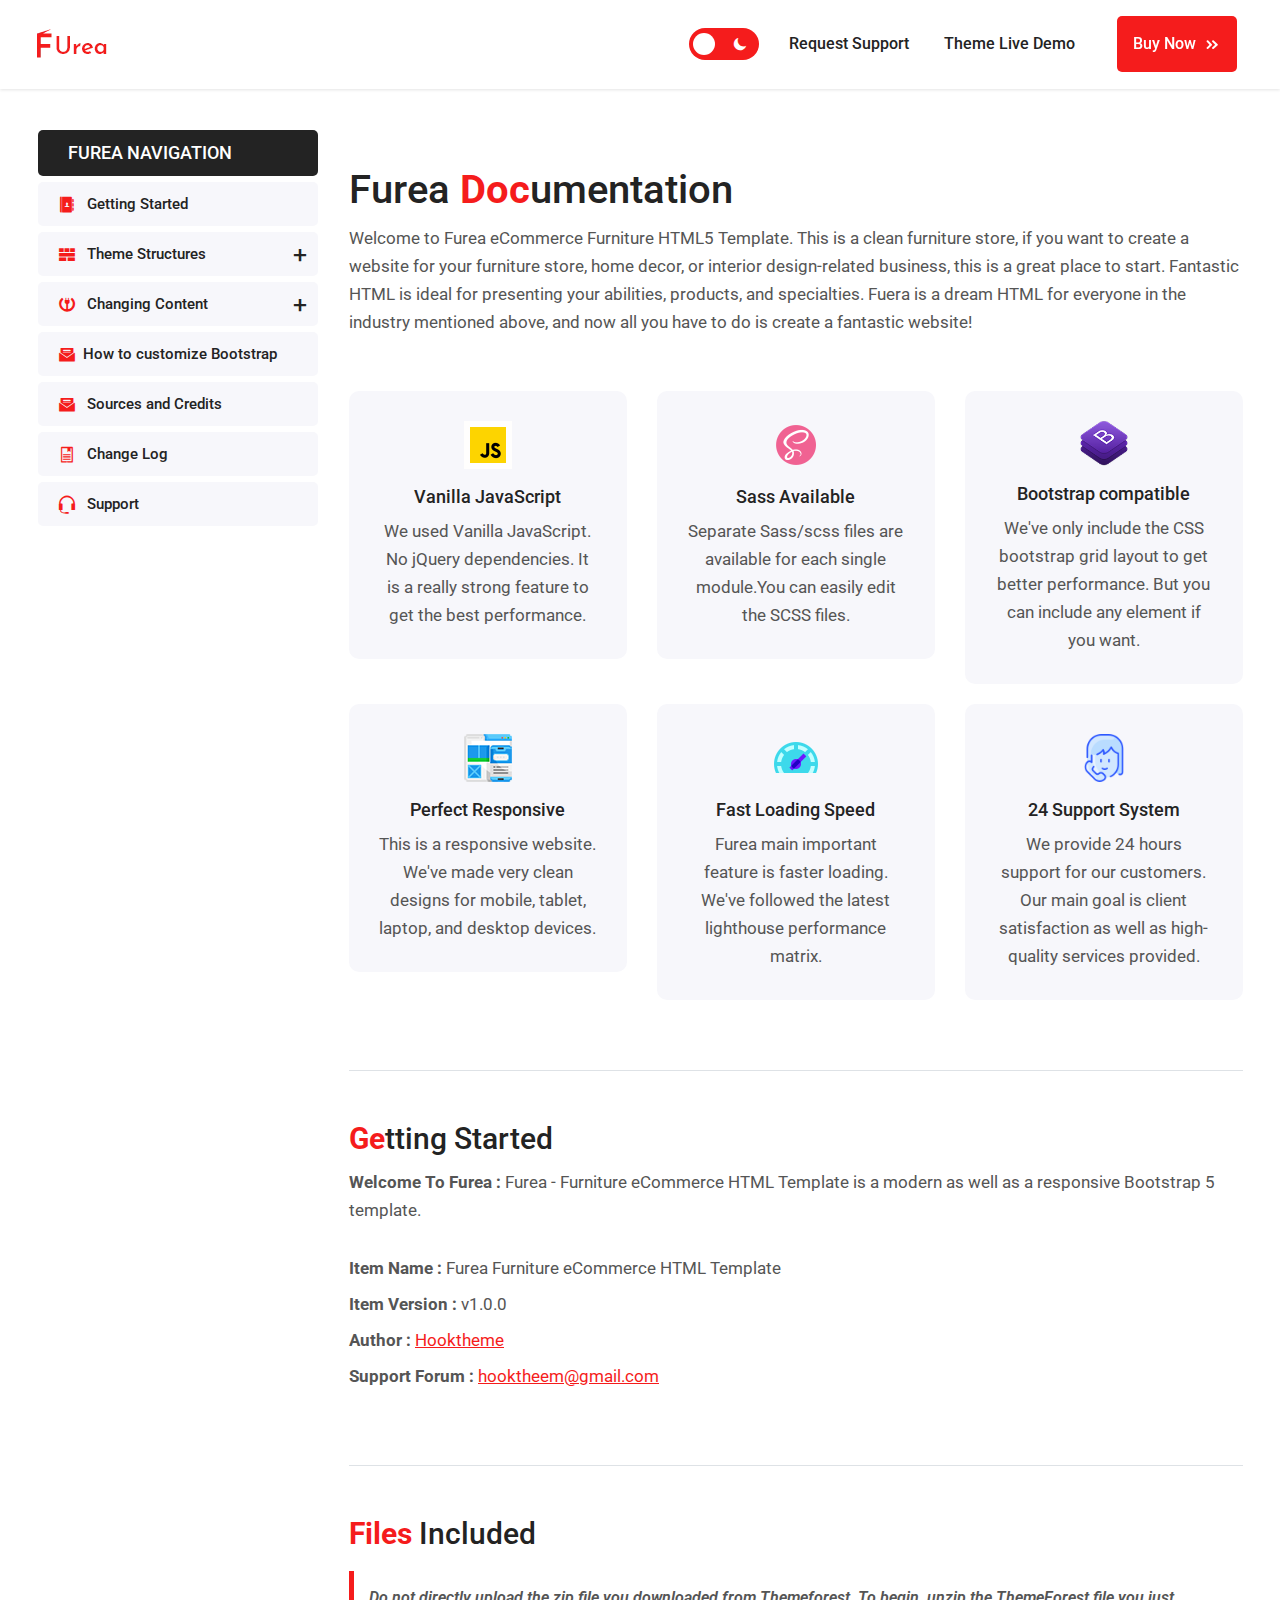
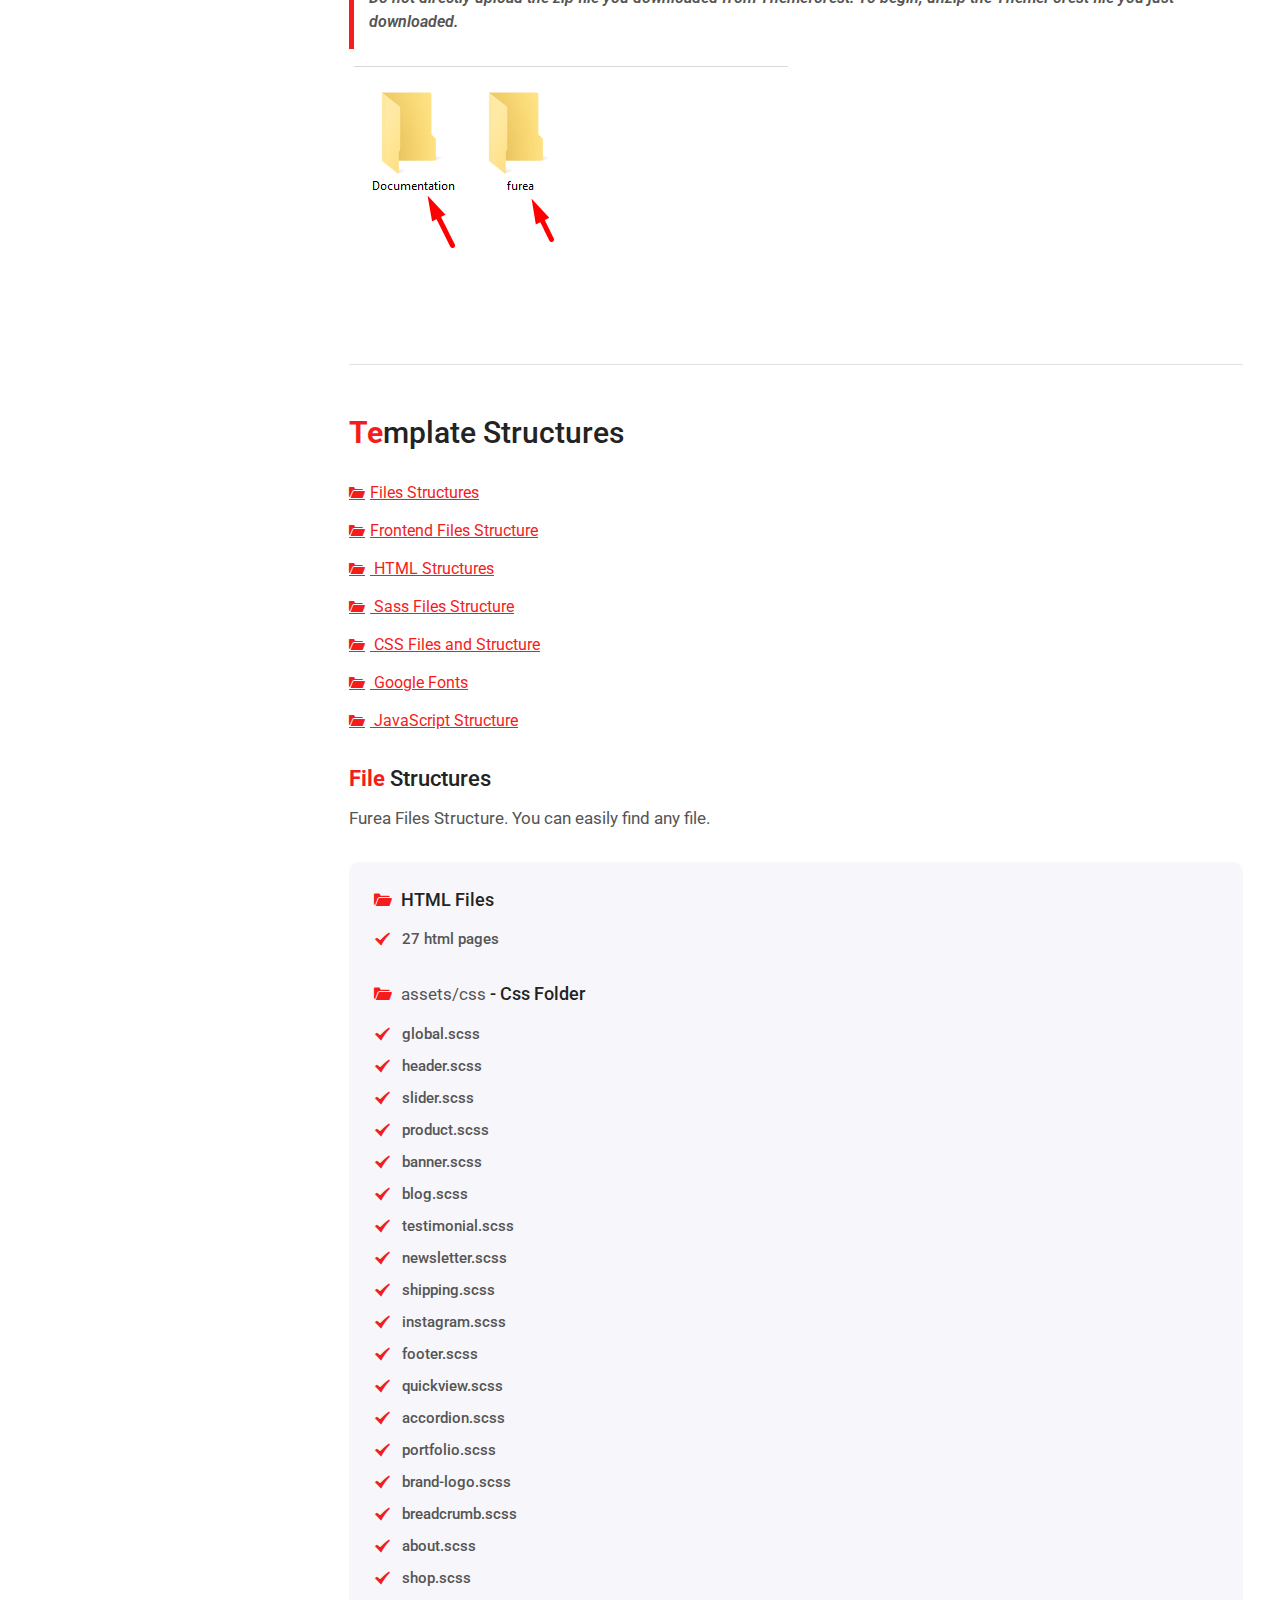
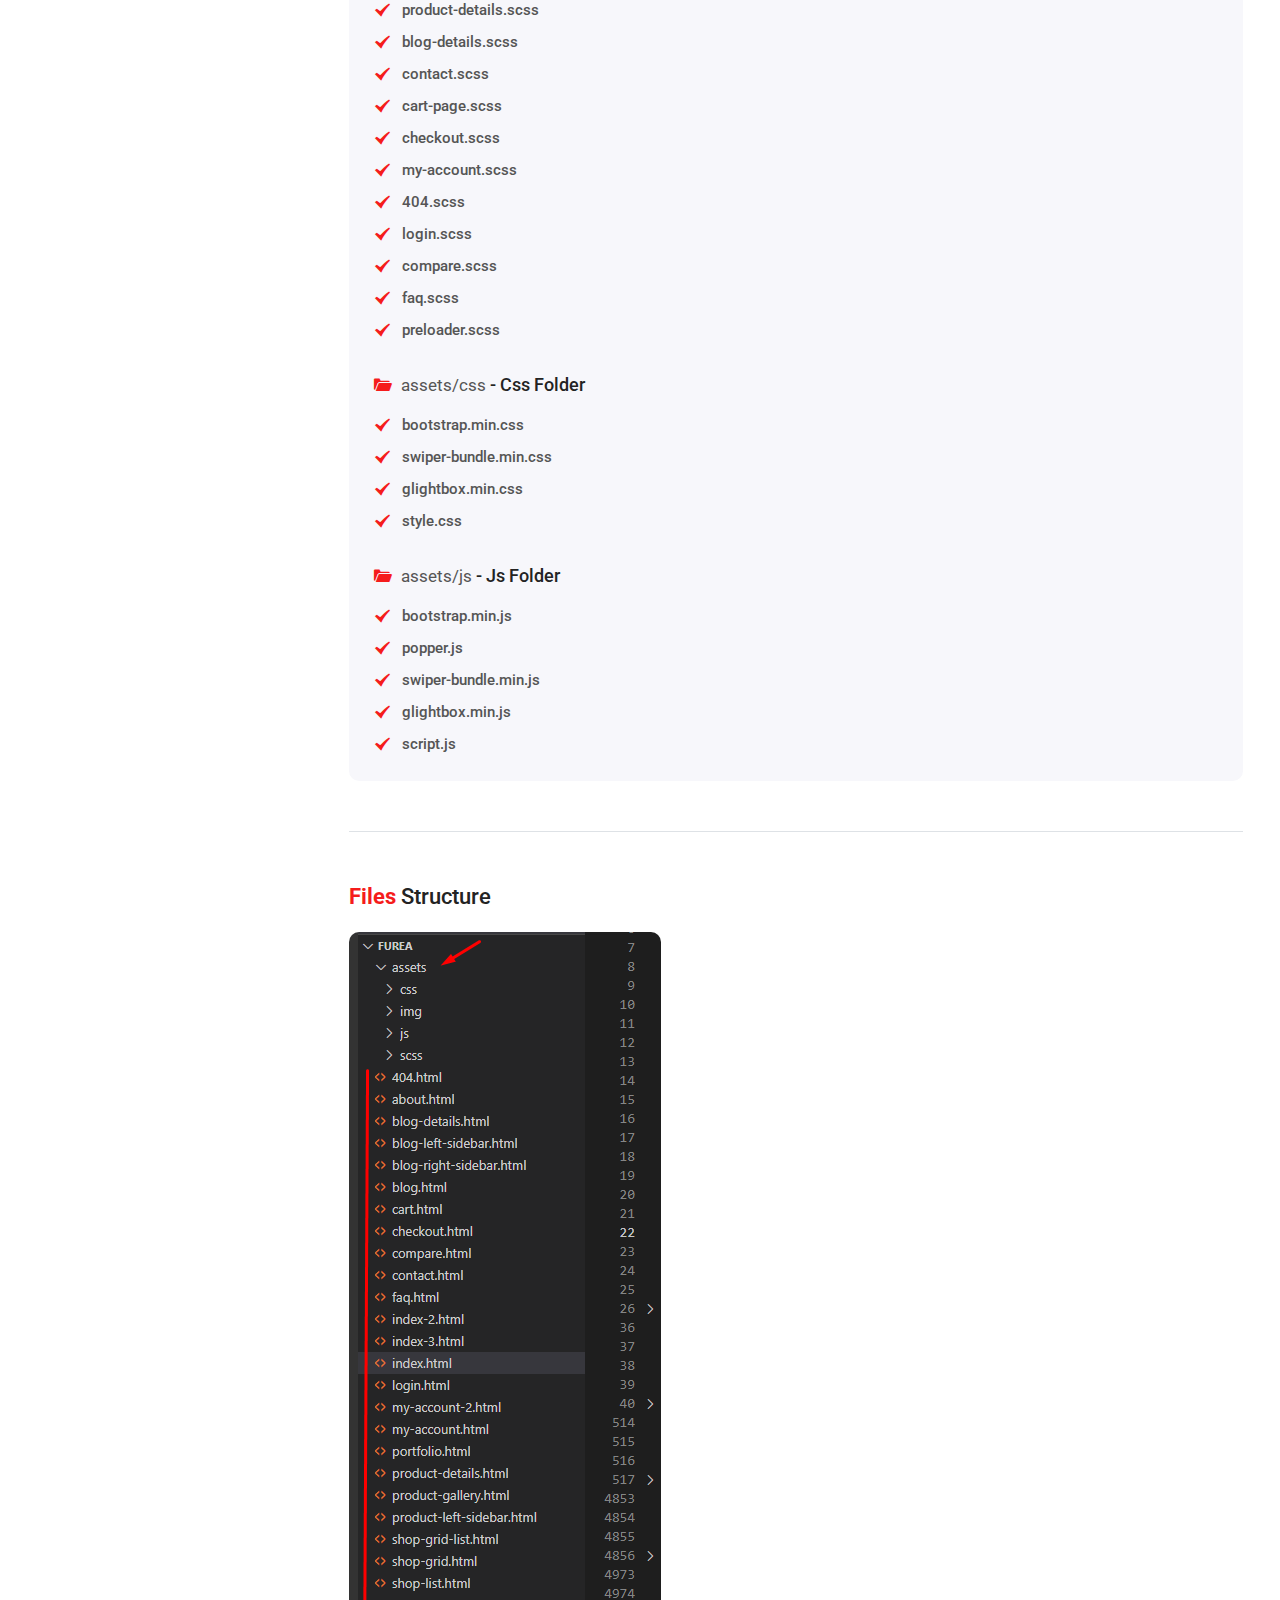
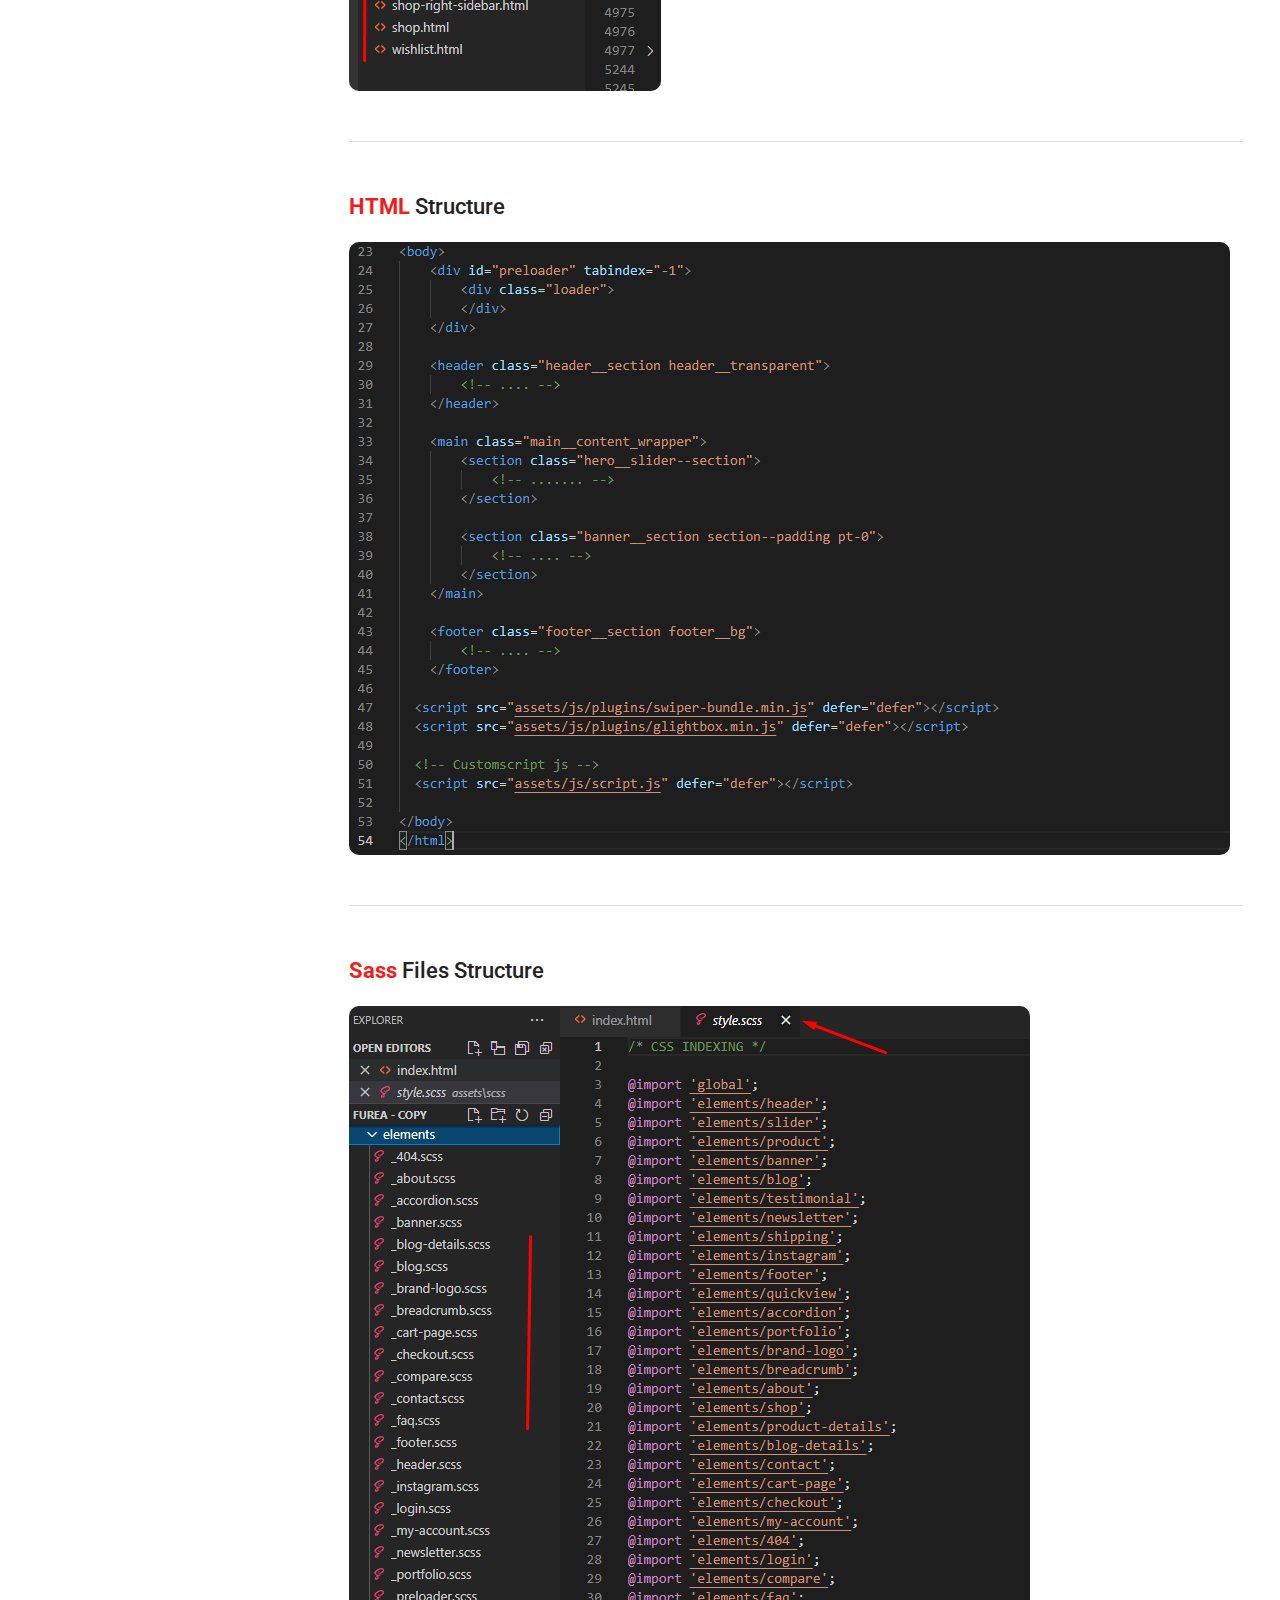
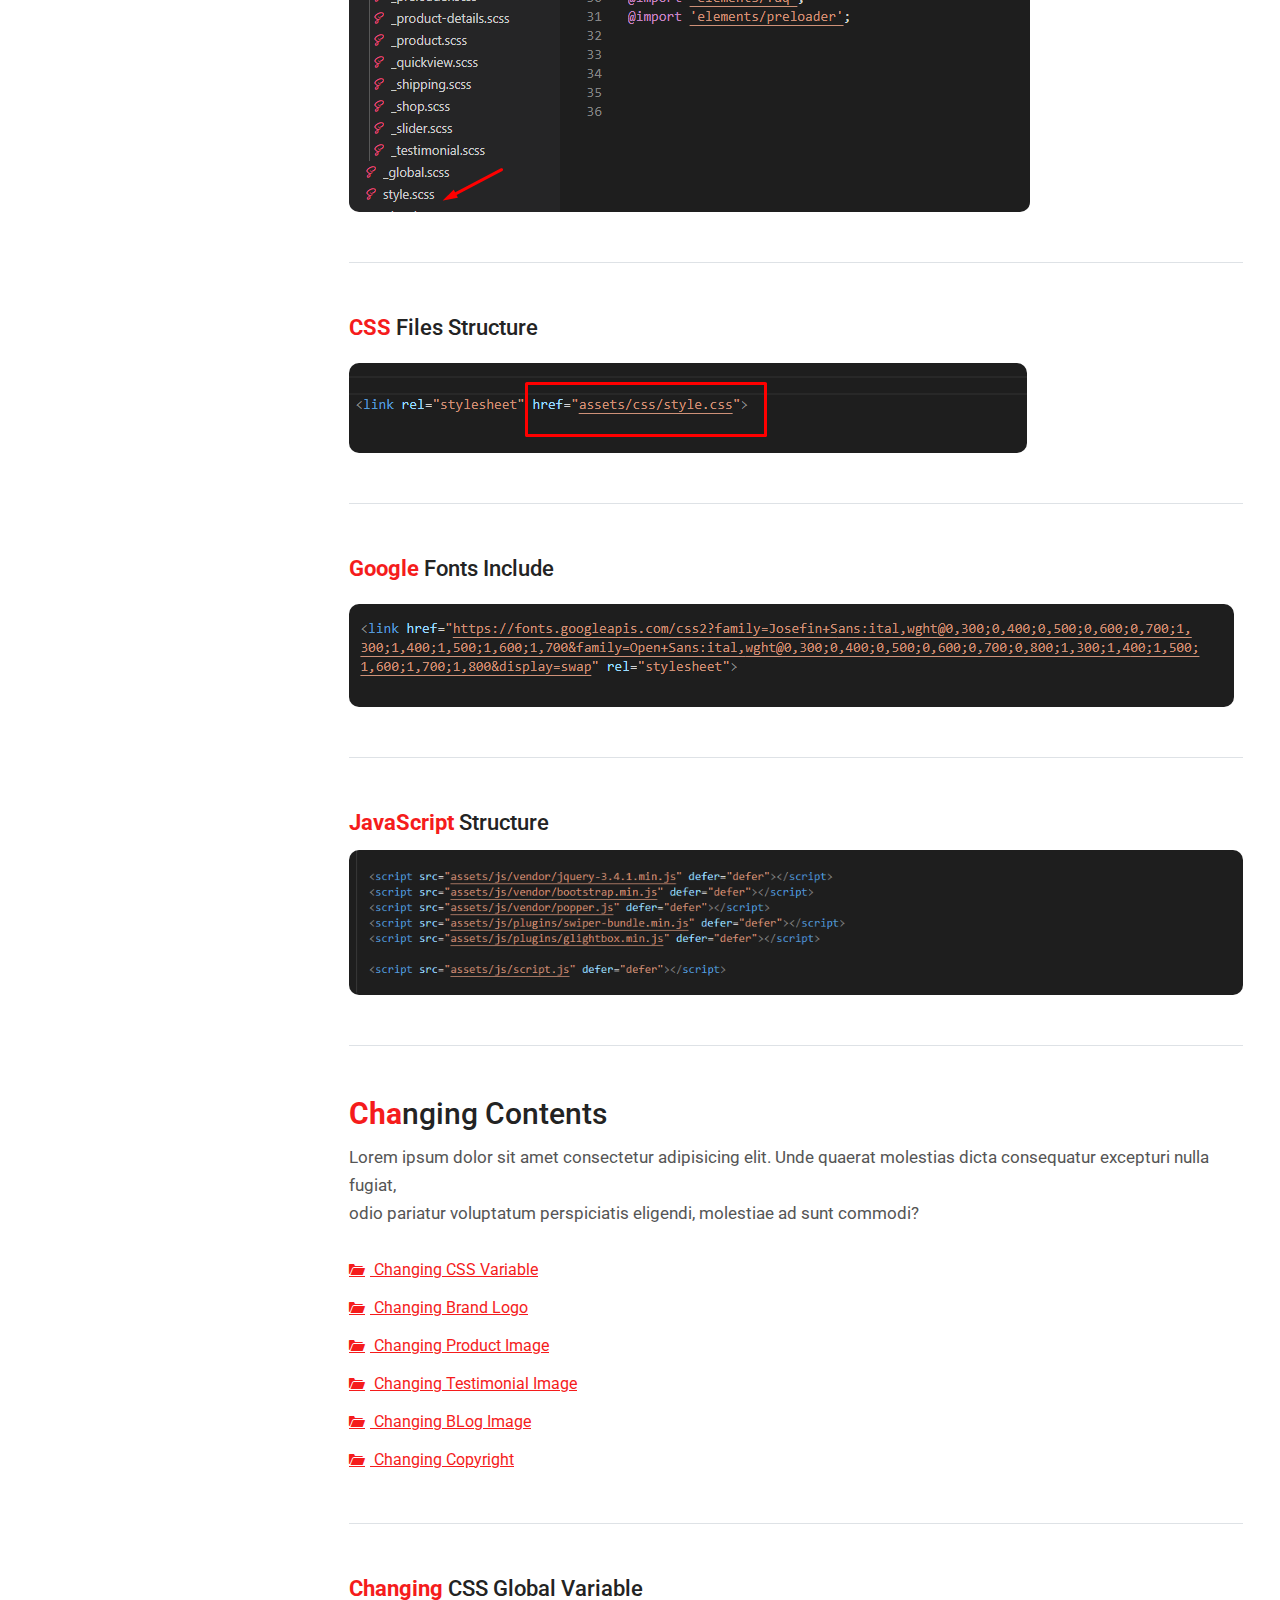
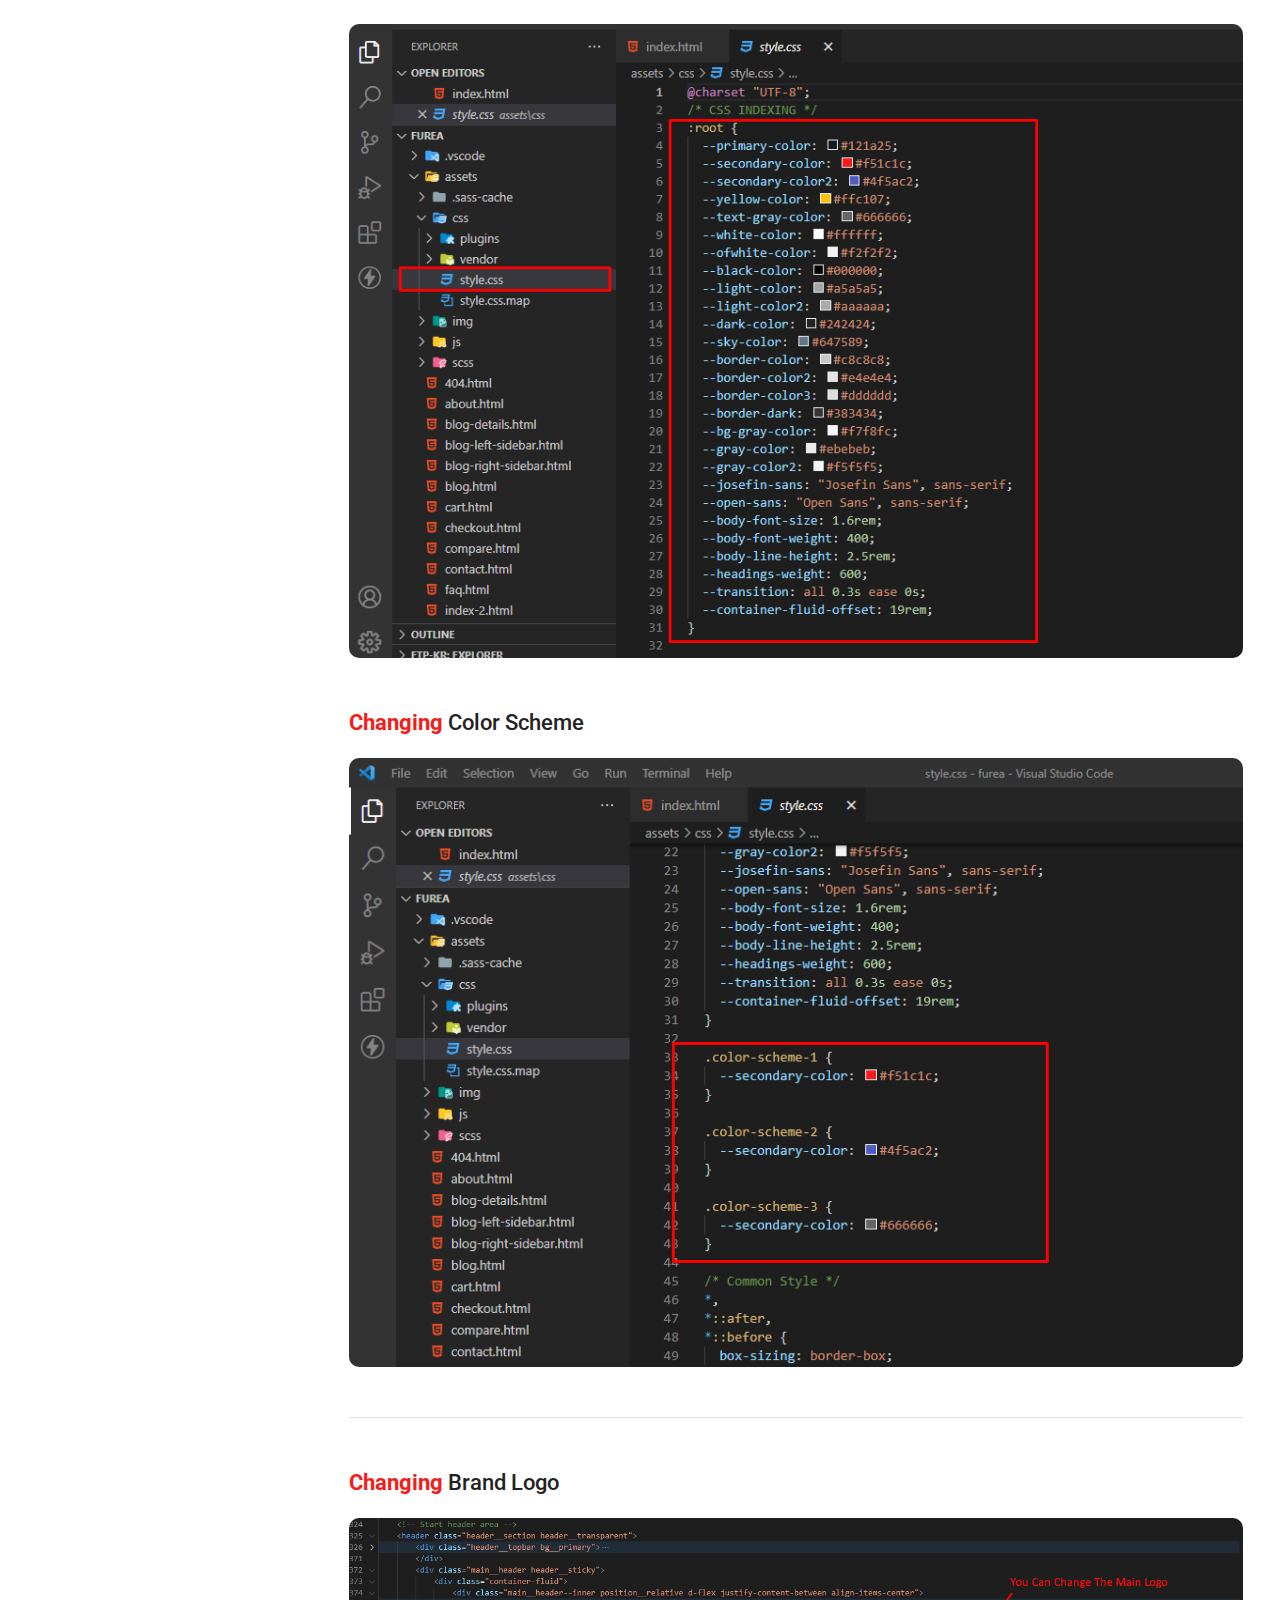
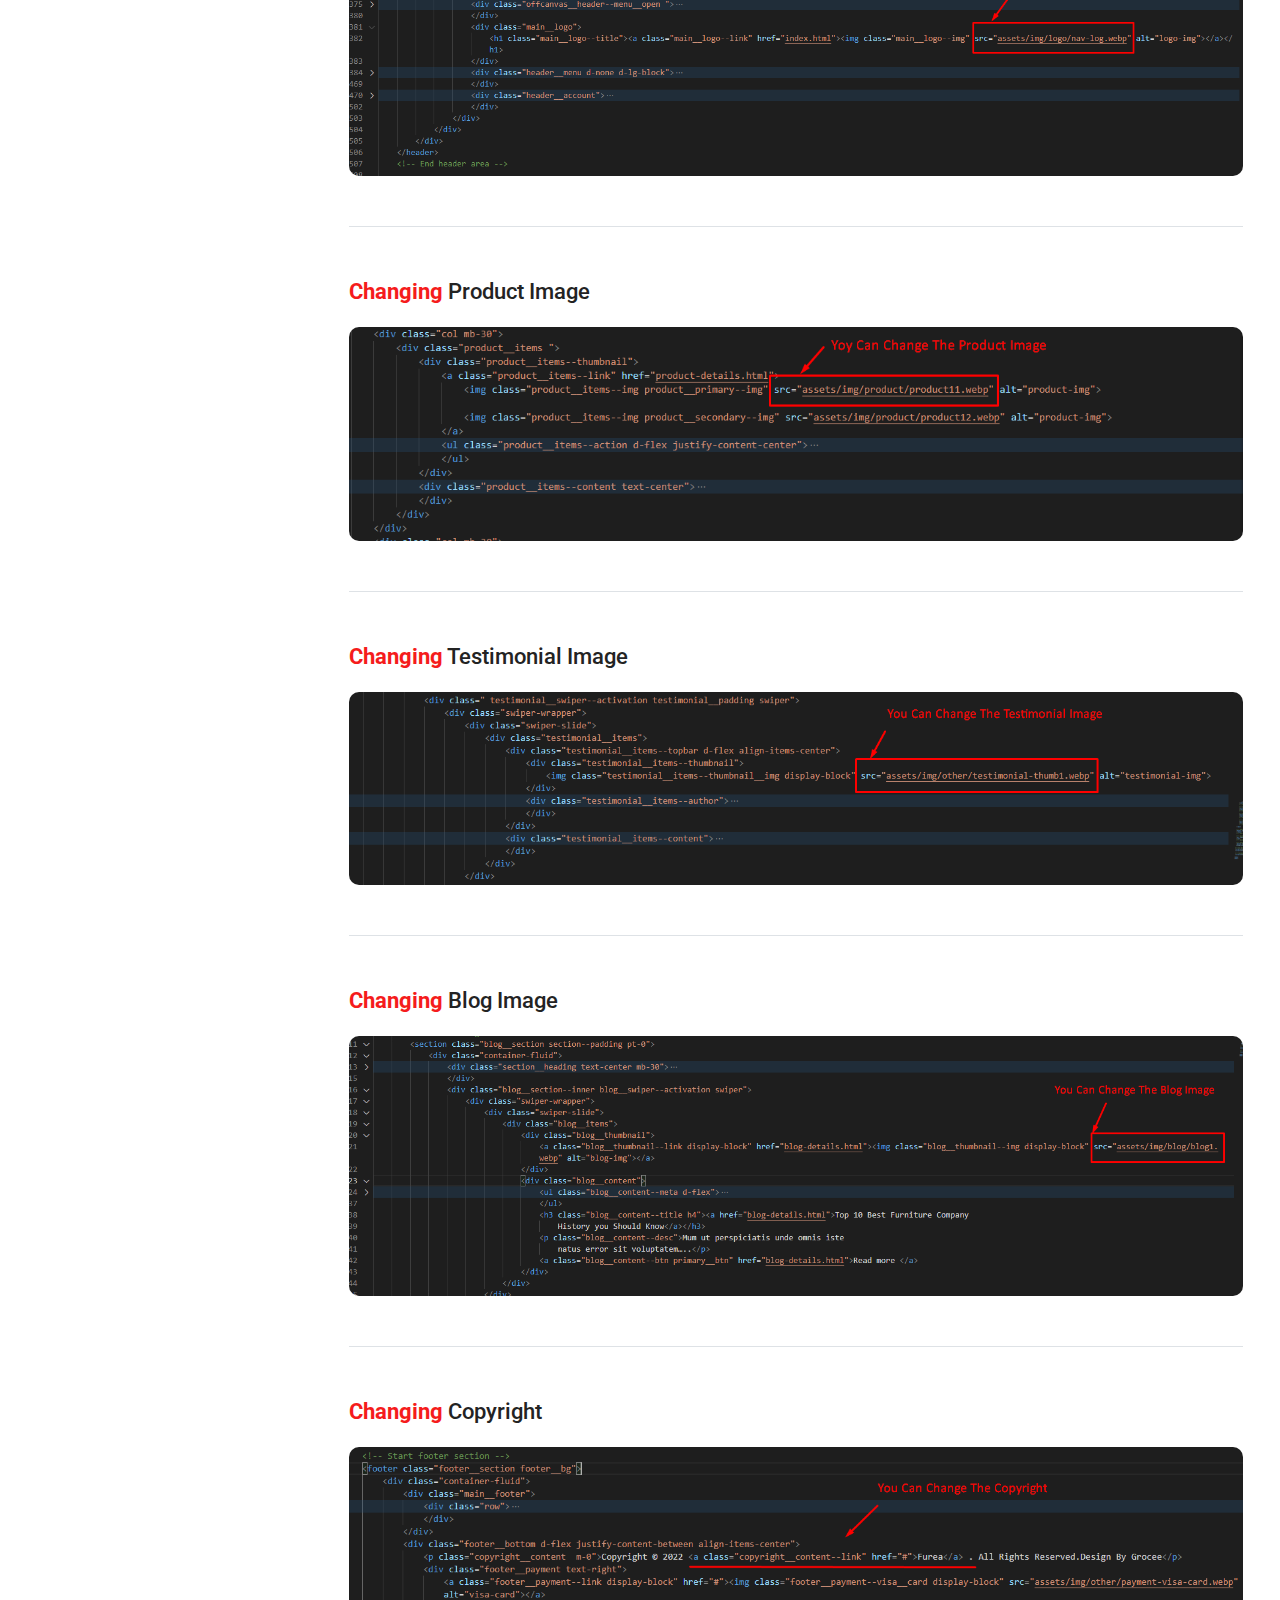
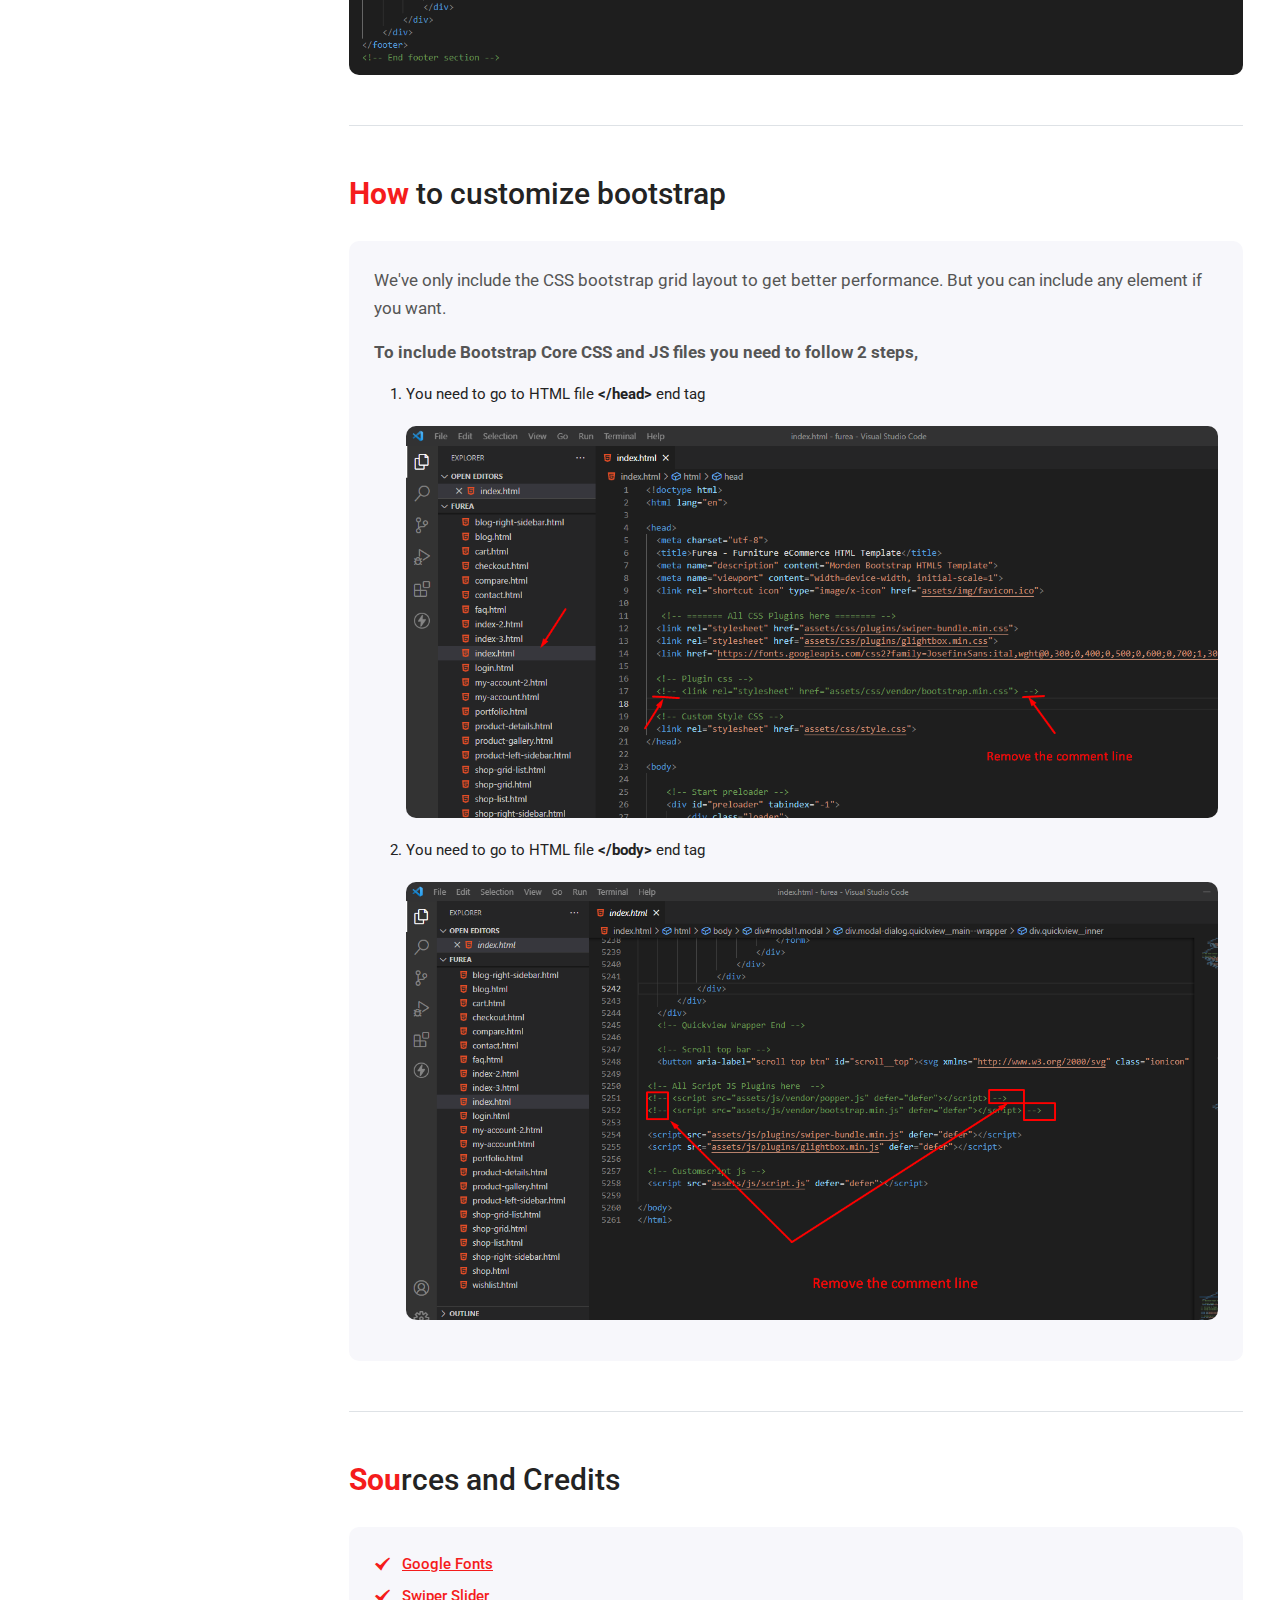
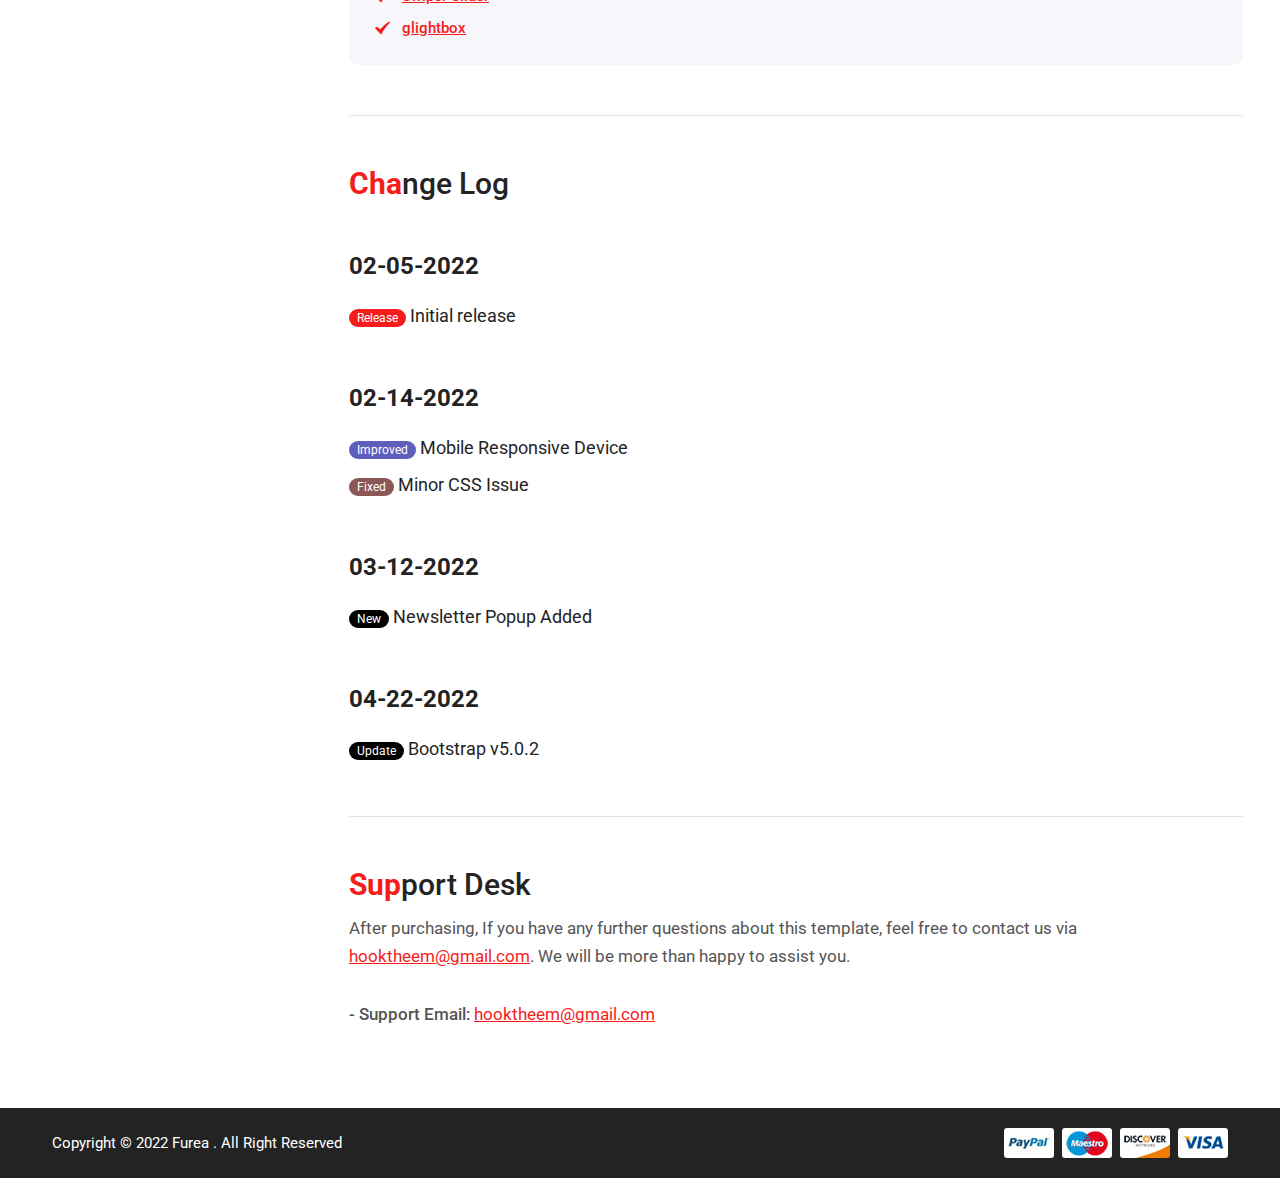
<file: furea/Documentation/index.html>
<!doctype html>
<html lang="en">

<head>
  <meta charset="utf-8">
  <title>Furea - Furniture eCommerce HTML Template</title>
  <meta name="description" content="Morden Bootstrap HTML5 Template">
  <meta name="viewport" content="width=device-width, initial-scale=1">
  <link rel="shortcut icon" type="image/x-icon" href="assets/img/favicon.ico">
    
   <!-- ======= All CSS Plugins here ======== -->
  <link rel="stylesheet" href="assets/css/vendor/bootstrap.min.css">
  <link rel="stylesheet" href="assets/css/icofont.min.css">
  <link rel="stylesheet" href="assets/css/plugins/animate.css">
  <link rel="stylesheet" href="assets/css/plugins/mmenu.css">
  <link rel="stylesheet" href="assets/css/plugins/glightbox.min.css">
  
  <!-- Custom Style CSS -->
  <link rel="stylesheet" href="assets/css/style.css">

  <!-- Modernizr JS -->
  <script src="assets/js/vendor/modernizr-3.11.2.min.js"></script>
</head>

<body class="html__body">
    <!-- mobile menu start -->
    <nav class="panel-menu navbar_mobile_menu">
        <div class="mm-navbtn-names">
			<div class="mm-closebtn"> <i class="icofont-close"></i> CLOSE</div>
		</div>
		<ul>
            <li class="doc__header--menu__items"><a target="_blank" class="doc__header--menu__link" href="#docSupport">Request Support</a></li>
            <li class="doc__header--menu__items"><a target="_blank" class="doc__header--menu__link" href="https://risingtheme.com/react/ekra/">Theme Live Demo</a></li>
            <li class="doc__header--menu__items"><a class="doc__header--menu__link action__btn" href="#">Buy Now <i class="menu__link--arrow__right icofont-rounded-double-right"></i></a></li>
        </ul>
	</nav>
    <!-- mobile menu end -->

    <!-- Start header area -->
    <header class="doc__header header__transparent sticky__header">
        <div class="container-fluid width-calc">
            <div class="row">
                <div class="col-12">
                    <div class="doc__header--inner d-flex justify-content-between align-items-center">
                        <div class="doc__header--logo">
                            <a href="#"><img class="doc__header--logo__img" src="assets/img/logo/nav-log.webp" alt=""></a>
                        </div>
                        <div class="doc__header--menu d-flex align-items-center">
                            <label class="switch">
                                <input type="checkbox" id="togBtn" onclick="darkMode()">
                                <div class="slider round">
                                    <!--ADDED HTML -->
                                    <span class="on"><i class="icofont-sun"></i> </span>
                                    <span class="off"><i class="icofont-moon"></i></span>
                                    <!--END-->
                                </div>
                            </label>
                            <ul class="d-flex align-items-center">
                                <li class="doc__header--menu__items"><a class="doc__header--menu__link" href="#docSupport">Request Support</a></li>
                                <li class="doc__header--menu__items"><a target="_blank" class="doc__header--menu__link" href="https://risingtheme.com/html/furea-demo">Theme Live Demo</a></li>
                                <li class="doc__header--menu__items"><a class="doc__header--menu__link action__btn" href="#">Buy Now <i class="menu__link--arrow__right icofont-rounded-double-right"></i></a></li>
                            </ul>
                        </div>
                        <div class="mobile__menu--open">
                            <a class="mobile__menu--open__icon" href="javascript:void(0)"><i class="icofont-navigation-menu"></i></a>
                        </div>
                    </div>
                </div>
            </div>
        </div>
    </header>
    <!-- End header area -->

   <!-- Start doc body -->
   <section class="doc__body--area">
        <div class="container-fluid width-calc">
            <div class="row">
                <div class="col-12">
                    <div class="doc__body--container d-flex">
                        <div class="doc__sidebar doc__nav">
                            <div class="doc__sidebar--inner">
                                <h3 class="doc__nav--title">Furea Navigation</h3>
                                <div class="doc__nav--menu" id="menu">
                                    <ul class="doc__nav--activation">
                                        <li class="doc__nav--menu__items"><a class="doc__nav--menu__links" href="#docStarted"><i class="doc__nav--menu__icon icofont-address-book"></i> Getting Started</a></li>
                                        <li class="doc__nav--menu__items"><a class="doc__nav--menu__links" href="#themeStructures"><i class="doc__nav--menu__icon icofont-layout"></i> Theme Structures</a>
                                            <ul class="sub-menu nav__sub--menu">
                                                <li class="nav__sub--menu__list"><a class="nav__sub--menu__links" href="#fileStructures"><i class="nav__sub--menu__icon icofont-ui-folder"></i> File Structure</a></li>
                                                <li class="nav__sub--menu__list"><a class="nav__sub--menu__links" href="#frontendfileStructures"><i class="nav__sub--menu__icon icofont-ui-folder"></i>Frontend File Structure</a></li>
                                                <li class="nav__sub--menu__list"><a class="nav__sub--menu__links" href="#htmlStructures"><i class="nav__sub--menu__icon icofont-ui-folder"></i> HTML Structures</a></li>
                                                <li class="nav__sub--menu__list"><a class="nav__sub--menu__links" href="#sassStructures"><i class="nav__sub--menu__icon icofont-ui-folder"></i> Sass Structures</a></li>
                                                <li class="nav__sub--menu__list"><a class="nav__sub--menu__links" href="#cssStructures"><i class="nav__sub--menu__icon icofont-ui-folder"></i> CSS Files and Structure</a></li>
                                                <li class="nav__sub--menu__list"><a class="nav__sub--menu__links" href="#googlefonts"><i class="nav__sub--menu__icon icofont-ui-folder"></i> Google Fonts</a></li>
                                                <li class="nav__sub--menu__list"><a class="nav__sub--menu__links" href="#JavaScriptStructures"><i class="nav__sub--menu__icon icofont-ui-folder"></i> JavaScript Structure</a></li>
                                            </ul>
                                        </li>
                                        <li class="doc__nav--menu__items"><a class="doc__nav--menu__links" href="#changeContents"><i class="doc__nav--menu__icon icofont-addons"></i> Changing Content</a>
                                            <ul class="sub-menu nav__sub--menu">
                                                <li class="nav__sub--menu__list"><a class="nav__sub--menu__links" href="#rootdirectory"><i class="doc__articles--links__icon icofont-ui-folder"></i> Changing CSS Variable </a></li>
                                                <li class="nav__sub--menu__list"><a class="nav__sub--menu__links" href="#brandLogo"><i class="doc__articles--links__icon icofont-ui-folder"></i> Changing Brand Logo </a></li>
                                                <li class="nav__sub--menu__list"><a class="nav__sub--menu__links" href="#productimg"><i class="doc__articles--links__icon icofont-ui-folder"></i> Changing Product Image </a></li>
                                                <li class="nav__sub--menu__list"><a class="nav__sub--menu__links" href="#testimonial"><i class="doc__articles--links__icon icofont-ui-folder"></i> Changing Testimonial Image </a></li>
                                                <li class="nav__sub--menu__list"><a class="nav__sub--menu__links" href="#blogimg"><i class="doc__articles--links__icon icofont-ui-folder"></i> Changing Blog Image </a></li>
                                                <li class="nav__sub--menu__list"><a class="nav__sub--menu__links" href="#copyright"><i class="doc__articles--links__icon icofont-ui-folder"></i> Changing Copyright </a></li>
                                            </ul>
                                        </li>
                                        
                                        <li class="doc__nav--menu__items"><a class="doc__nav--menu__links" href="#bootstrap"><i class="doc__nav--menu__icon icofont-envelope-open"></i>How to customize Bootstrap</a></li>

                                        <li class="doc__nav--menu__items"><a class="doc__nav--menu__links" href="#docCredits"><i class="doc__nav--menu__icon icofont-envelope-open"></i> Sources and Credits</a></li>
                                        <li class="doc__nav--menu__items"><a class="doc__nav--menu__links" href="#changelog"><i class="doc__nav--menu__icon icofont-ebook"></i> Change Log</a></li>
                                        <li class="doc__nav--menu__items"><a class="doc__nav--menu__links" href="#docSupport"><i class="doc__nav--menu__icon icofont-headphone-alt"></i> Support</a></li>
                                    </ul>
                                </div>
                            </div>
                        </div>
                        <div class="doc__body--wrapper">
                            <div class="doc__title mb-55">
                                <h1 class="doc__title--text mb-12">Furea <span class="doc__title--style">Doc</span>umentation</h1>
                                <p class="doc__title--desc">
                                    Welcome to Furea eCommerce Furniture HTML5 Template. This is a clean furniture store, if you want to create a website for your furniture store, home decor, or interior design-related business, this is a great place to start. Fantastic HTML is ideal for presenting your abilities, products, and specialties. Fuera is a dream HTML for everyone in the industry mentioned above, and now all you have to do is create a fantastic website!
                                </p>
                            </div>
                            <div class="doc__services section__mp border-bottom">
                                <div class="row doc__services--row">
                                    <div class="col-lg-4 col-md-6 col-sm-6 doc__services--col">
                                        <div class="doc__services--item text-center mb-20">
                                            <div class="doc__services--icon">
                                                <img class="doc__services--icon__img" src="assets/img/other/javasript.gif" alt="">
                                            </div>
                                            <div class="doc__services--content">
                                                <h4 class="doc__services--sub__title">Vanilla JavaScript</h4>
                                                <p class="doc__services--desc">We used Vanilla JavaScript. No jQuery dependencies. It is a really strong feature to get the best performance.</p>
                                            </div>
                                        </div>
                                    </div>
                                    <div class="col-lg-4 col-md-6 col-sm-6 doc__services--col">
                                        <div class="doc__services--item text-center mb-20">
                                            <div class="doc__services--icon">
                                                <img class="doc__services--icon__img" src="assets/img/other/doc-services4.png" alt="">
                                            </div>
                                            <div class="doc__services--content">
                                                <h4 class="doc__services--sub__title">Sass Available</h4>
                                                <p class="doc__services--desc">Separate Sass/scss files are available for each single module.You can easily edit the SCSS files.</p>
                                            </div>
                                        </div>
                                    </div>
                                    <div class="col-lg-4 col-md-6 col-sm-6 doc__services--col">
                                        <div class="doc__services--item text-center mb-20">
                                            <div class="doc__services--icon">
                                                <img class="doc__services--icon__img" src="assets/img/other/bootstrap.png" alt="">
                                            </div>
                                            <div class="doc__services--content">
                                                <h4 class="doc__services--sub__title">Bootstrap compatible</h4>
                                                <p class="doc__services--desc">We've only include the CSS bootstrap grid layout to get better performance. But you can include any element if you want.</p>
                                            </div>
                                        </div>
                                    </div>
                                    <div class="col-lg-4 col-md-6 col-sm-6 doc__services--col">
                                        <div class="doc__services--item text-center mb-20">
                                            <div class="doc__services--icon">
                                                <img class="doc__services--icon__img" src="assets/img/other/doc-services3.png" alt="">
                                            </div>
                                            <div class="doc__services--content">
                                                <h4 class="doc__services--sub__title">Perfect Responsive</h4>
                                                <p class="doc__services--desc">This is a responsive website. We've made very clean designs for mobile, tablet, laptop, and desktop devices.</p>
                                            </div>
                                        </div>
                                    </div>
                                    <div class="col-lg-4 col-md-6 col-sm-6 doc__services--col">
                                        <div class="doc__services--item text-center mb-20">
                                            <div class="doc__services--icon">
                                                <img class="doc__services--icon__img" src="assets/img/other/doc-services5.png" alt="">
                                            </div>
                                            <div class="doc__services--content">
                                                <h4 class="doc__services--sub__title">Fast Loading Speed</h4>
                                                <p class="doc__services--desc">Furea main important feature is faster loading. We've followed the latest lighthouse performance matrix.</p>
                                            </div>
                                        </div>
                                    </div>
                                    <div class="col-lg-4 col-md-6 col-sm-6 doc__services--col">
                                        <div class="doc__services--item text-center mb-20">
                                            <div class="doc__services--icon">
                                                <img class="doc__services--icon__img" src="assets/img/other/doc-services6.png" alt="">
                                            </div>
                                            <div class="doc__services--content">
                                                <h4 class="doc__services--sub__title">24 Support System</h4>
                                                <p class="doc__services--desc">We provide 24 hours support for our customers. Our main goal is client satisfaction as well as high-quality services provided.</p>
                                            </div>
                                        </div>
                                    </div>
                                </div>
                            </div>
                            <div class="doc__started section__mp border-bottom" id="docStarted">
                                <div class="doc__started--header mb-30">
                                    <h2 class="doc__started--header__title mb-12"><span class="doc__title--style">Ge</span>tting Started</h2>
                                    <p class="doc__started--header__desc"><b>Welcome To Furea :</b> Furea - Furniture eCommerce HTML Template is a modern as well as a responsive Bootstrap 5 template.</p>
                                </div>
                                <div class="doc__started--about">
                                    <p class="doc__started--about__list"> <b>Item Name :</b> Furea Furniture eCommerce HTML Template</p>
                                    <p class="doc__started--about__list"><b>Item Version :</b> v1.0.0</p>
                                    <p class="doc__started--about__list"><b>Author :</b> <a target="_blank" class="doc__started--about__links" href="https://themeforest.net/user/hooktheme">Hooktheme</a></p>
                                    <p class="doc__started--about__list"><b>Support Forum :</b> <a class="doc__started--about__links" href="#">hooktheem@gmail.com</a></p>
                                </div>
                               
                            </div>
                            <div class="doc__started section__mp border-bottom" id="files_include">
                                <h2 class="doc__started--header__title mb-20"><span class="doc__title--style ">Files</span> Included</h2>
                                <div class="doc__started--header mb-30 card_body">
                                    <blockquote>
                                        Do not directly upload the zip file you downloaded from Themeforest. To begin, unzip the ThemeForest file you just downloaded.

                                    </blockquote>
                                    <a class="glightbox" href="assets/img/other/files_include.png" data-gallery="installation"><img class="doc__html--structures" src="assets/img/other/files_include.png" alt="html-structures-img"></a> 
                                </div>
                               
                            </div>
                            <div class="doc__structures section__mp border-bottom" id="themeStructures">
                                <h2 class="doc__structures--title mb-30"><span class="doc__title--style">Te</span>mplate Structures</h2>
                                <div class="doc__structures--articles mb-30">
                                    <ul>
                                        <li class="structures__articles--list"><a class="doc__structures--articles__links" href="#fileStructures"><i class="doc__articles--links__icon icofont-ui-folder"></i>Files Structures</a></li>
                                        <li class="structures__articles--list"><a class="doc__structures--articles__links" href="#frontendfileStructures"><i class="doc__articles--links__icon icofont-ui-folder"></i>Frontend Files Structure</a></li>
                                        <li class="structures__articles--list"><a class="doc__structures--articles__links" href="#htmlStructures"><i class="doc__articles--links__icon icofont-ui-folder"></i> HTML Structures</a></li>
                                        <li class="structures__articles--list"><a class="doc__structures--articles__links" href="#sassStructures"><i class="doc__articles--links__icon icofont-ui-folder"></i> Sass Files Structure</a></li>
                                        <li class="structures__articles--list"><a class="doc__structures--articles__links" href="#cssStructures"><i class="doc__articles--links__icon icofont-ui-folder"></i> CSS Files and Structure</a></li>
                                        <li class="structures__articles--list"><a class="doc__structures--articles__links" href="#googlefonts"><i class="doc__articles--links__icon icofont-ui-folder"></i> Google Fonts</a></li>
                                        <li class="structures__articles--list"><a class="doc__structures--articles__links" href="#JavaScriptStructures"><i class="doc__articles--links__icon icofont-ui-folder"></i> JavaScript Structure</a></li>
                                    </ul>
                                </div>
                                <div class="doc__structures--step section__mp border-bottom" id="fileStructures">
                                    <div class="file__structures--header mb-30">
                                        <h3 class="doc__structures--sub__title mb-10"><span class="doc__title--style">File</span> Structures</h3>
                                        <p>Furea Files Structure. You can easily find any file.</p>
                                    </div>
                                    <div class="file__structures--wrapper">
                                        <div class="file__structures--list mb-30">
                                            <h4 class="file__structures--sub__title mb-15"><i class="doc__articles--links__icon icofont-ui-folder"></i> HTML Files</h4>
                                            <ul>
                                                <li class="file__structures--items"><i class="doc__credits--icons icofont-tick-mark"></i> 27 html pages </li>
                                            </ul>
                                        </div>
                                        <div class="file__structures--list mb-30">
                                            <h4 class="file__structures--sub__title mb-15"><i class="doc__articles--links__icon icofont-ui-folder"></i> <span class="file__structures--assets__name">assets/css</span> - Css Folder</h4>
                                            <ul>
                                                <li class="file__structures--items"><i class="doc__credits--icons icofont-tick-mark"></i>  global.scss </li>
                                                <li class="file__structures--items"><i class="doc__credits--icons icofont-tick-mark"></i>  header.scss </li>
                                                <li class="file__structures--items"><i class="doc__credits--icons icofont-tick-mark"></i>  slider.scss </li>
                                                <li class="file__structures--items"><i class="doc__credits--icons icofont-tick-mark"></i>  product.scss </li>
                                                <li class="file__structures--items"><i class="doc__credits--icons icofont-tick-mark"></i>  banner.scss </li>
                                                <li class="file__structures--items"><i class="doc__credits--icons icofont-tick-mark"></i>  blog.scss </li>
                                                <li class="file__structures--items"><i class="doc__credits--icons icofont-tick-mark"></i>  testimonial.scss </li>
                                                <li class="file__structures--items"><i class="doc__credits--icons icofont-tick-mark"></i>  newsletter.scss </li>
                                                <li class="file__structures--items"><i class="doc__credits--icons icofont-tick-mark"></i>  shipping.scss </li>
                                                <li class="file__structures--items"><i class="doc__credits--icons icofont-tick-mark"></i>  instagram.scss </li>
                                                <li class="file__structures--items"><i class="doc__credits--icons icofont-tick-mark"></i>  footer.scss</li>
                                                <li class="file__structures--items"><i class="doc__credits--icons icofont-tick-mark"></i>   quickview.scss</li>
                                                <li class="file__structures--items"><i class="doc__credits--icons icofont-tick-mark"></i>   accordion.scss</li>
                                                <li class="file__structures--items"><i class="doc__credits--icons icofont-tick-mark"></i>   portfolio.scss</li>
                                                <li class="file__structures--items"><i class="doc__credits--icons icofont-tick-mark"></i>   brand-logo.scss</li>
                                                <li class="file__structures--items"><i class="doc__credits--icons icofont-tick-mark"></i>   breadcrumb.scss</li>
                                                <li class="file__structures--items"><i class="doc__credits--icons icofont-tick-mark"></i>   about.scss</li>
                                                <li class="file__structures--items"><i class="doc__credits--icons icofont-tick-mark"></i>   shop.scss</li>
                                                <li class="file__structures--items"><i class="doc__credits--icons icofont-tick-mark"></i>   product-details.scss</li>
                                                <li class="file__structures--items"><i class="doc__credits--icons icofont-tick-mark"></i>   blog-details.scss</li>
                                                <li class="file__structures--items"><i class="doc__credits--icons icofont-tick-mark"></i>   contact.scss</li>
                                                <li class="file__structures--items"><i class="doc__credits--icons icofont-tick-mark"></i>   cart-page.scss</li>
                                                <li class="file__structures--items"><i class="doc__credits--icons icofont-tick-mark"></i>   checkout.scss</li>
                                                <li class="file__structures--items"><i class="doc__credits--icons icofont-tick-mark"></i>   my-account.scss</li>
                                                <li class="file__structures--items"><i class="doc__credits--icons icofont-tick-mark"></i>   404.scss</li>
                                                <li class="file__structures--items"><i class="doc__credits--icons icofont-tick-mark"></i>   login.scss</li>
                                                <li class="file__structures--items"><i class="doc__credits--icons icofont-tick-mark"></i>   compare.scss</li>
                                                <li class="file__structures--items"><i class="doc__credits--icons icofont-tick-mark"></i>   faq.scss</li>
                                                <li class="file__structures--items"><i class="doc__credits--icons icofont-tick-mark"></i>   preloader.scss</li>
                                            </ul>
                                        </div>
                                        <div class="file__structures--list mb-30">
                                            <h4 class="file__structures--sub__title mb-15"><i class="doc__articles--links__icon icofont-ui-folder"></i> <span class="file__structures--assets__name">assets/css</span> - Css Folder</h4>
                                            <ul>
                                                <li class="file__structures--items"><i class="doc__credits--icons icofont-tick-mark"></i> bootstrap.min.css </li>
                                                <li class="file__structures--items"><i class="doc__credits--icons icofont-tick-mark"></i> swiper-bundle.min.css </li>
                                                <li class="file__structures--items"><i class="doc__credits--icons icofont-tick-mark"></i> glightbox.min.css </li>
                                                <li class="file__structures--items"><i class="doc__credits--icons icofont-tick-mark"></i> style.css </li>
                                            </ul>
                                        </div>
                                        <div class="file__structures--list">
                                            <h4 class="file__structures--sub__title mb-15"><i class="doc__articles--links__icon icofont-ui-folder"></i> <span class="file__structures--assets__name">assets/js</span> - Js Folder</h4>
                                            <ul>
                                                <li class="file__structures--items"><i class="doc__credits--icons icofont-tick-mark"></i> bootstrap.min.js </li>
                                                <li class="file__structures--items"><i class="doc__credits--icons icofont-tick-mark"></i> popper.js </li>
                                                <li class="file__structures--items"><i class="doc__credits--icons icofont-tick-mark"></i> swiper-bundle.min.js </li>
                                                <li class="file__structures--items"><i class="doc__credits--icons icofont-tick-mark"></i> glightbox.min.js </li>
                                                <li class="file__structures--items"><i class="doc__credits--icons icofont-tick-mark"></i> script.js </li>
                                            </ul>
                                        </div>
                                    </div>
                                </div>
                                <div class="doc__structures--step section__mp border-bottom" id="frontendfileStructures">
                                    <h3 class="doc__structures--sub__title mb-20"><span class="doc__title--style">Files</span> Structure</h3>
                                    <a class="glightbox" href="assets/img/other/html-body.png" data-gallery="html-structures"><img class="doc__html--structures" src="assets/img/other/file-structures.png" alt="html-structures-img"></a> 
                                </div>
                                <div class="doc__structures--step section__mp border-bottom" id="htmlStructures">
                                    <h3 class="doc__structures--sub__title mb-20"><span class="doc__title--style">HTML</span> Structure</h3>
                                    <a class="glightbox" href="assets/img/other/html-body.png" data-gallery="html-structures"><img class="doc__html--structures" src="assets/img/other/html-body.png" alt="html-structures-img"></a> 
                                </div>
                                <div class="doc__structures--step section__mp border-bottom" id="sassStructures">
                                    <h3 class="doc__structures--sub__title mb-20"><span class="doc__title--style">Sass</span> Files Structure</h3>
                                    <a class="glightbox" href="assets/img/other/css-file.png" data-gallery="html-structures"><img class="doc__html--structures" src="assets/img/other/sass-html.png" alt="html-structures-img"></a> 
                                </div>
                                <div class="doc__structures--step section__mp border-bottom" id="cssStructures">
                                    <h3 class="doc__structures--sub__title mb-20"><span class="doc__title--style">CSS</span> Files Structure</h3>
                                    <a class="glightbox" href="assets/img/other/css-file.png" data-gallery="html-structures"><img class="doc__html--structures" src="assets/img/other/css-file.png" alt="html-structures-img"></a> 
                                </div>
                                <div class="doc__structures--step section__mp border-bottom" id="googlefonts">
                                    <h3 class="doc__structures--sub__title mb-20"><span class="doc__title--style">Google </span> Fonts Include</h3>
                                    <a class="glightbox" href="assets/img/other/css-file.png" data-gallery="html-structures"><img class="doc__html--structures" src="assets/img/other/google-gonts.png" alt="html-structures-img"></a> 
                                </div>
                                <div class="doc__structures--step" id="JavaScriptStructures">
                                    <h3 class="doc__structures--sub__title mb-12"><span class="doc__title--style">JavaScript</span> Structure</h3>
                                    <a class="glightbox" href="assets/img/other/javascrip-filet.png" data-gallery="html-structures"><img class="doc__html--structures" src="assets/img/other/javascrip-filet.png" alt="html-structures-img"></a> 
                                </div>
                            </div>
                            <div class="doc__changing section__mp border-bottom" id="changeContents">
                                <div class="doc__changing--header mb-30">
                                    <h2 class="doc__changing--title mb-12"><span class="doc__title--style">Cha</span>nging Contents</h2>
                                    <p class="doc__title--desc">Lorem ipsum dolor sit amet consectetur adipisicing elit. Unde quaerat molestias dicta consequatur excepturi nulla fugiat, <br> odio pariatur voluptatum perspiciatis eligendi, molestiae ad sunt commodi?</p>
                                </div>
                                <div class="changing__content--list section__mp border-bottom">
                                    <ul>
                                        <li class="structures__articles--list"><a class="doc__structures--articles__links" href="#rootdirectory"><i class="doc__articles--links__icon icofont-ui-folder"></i> Changing CSS Variable </a></li>
                                        <li class="structures__articles--list"><a class="doc__structures--articles__links" href="#brandLogo"><i class="doc__articles--links__icon icofont-ui-folder"></i> Changing Brand Logo </a></li>
                                        <li class="structures__articles--list"><a class="doc__structures--articles__links" href="#productimg"><i class="doc__articles--links__icon icofont-ui-folder"></i> Changing Product Image </a></li>
                                        <li class="structures__articles--list"><a class="doc__structures--articles__links" href="#testimonial"><i class="doc__articles--links__icon icofont-ui-folder"></i> Changing Testimonial Image </a></li>
                                        <li class="structures__articles--list"><a class="doc__structures--articles__links" href="#blogimg"><i class="doc__articles--links__icon icofont-ui-folder"></i> Changing BLog Image </a></li>
                                        <li class="structures__articles--list"><a class="doc__structures--articles__links" href="#copyright"><i class="doc__articles--links__icon icofont-ui-folder"></i> Changing  Copyright </a></li>
                                    </ul>
                                </div>
                                <div class="changing__content--wrapper">
                                    <div class="changing__content--step section__mp border-bottom" id="rootdirectory">
                                        <h3 class="changing__content--sub__title mb-20"><span class="doc__title--style">Changing</span> CSS Global Variable</h3>
                                        <a class="glightbox" href="assets/img/other/root-directory.png" data-gallery="changing-content"><img class="changing__content--img" src="assets/img/other/root-directory.png" alt="changing-content-img"></a> 
                                        <h3 class="changing__content--sub__title mb-20 mt-50"><span class="doc__title--style">Changing</span> Color Scheme</h3>
                                        <a class="glightbox" href="assets/img/other/color_scheme.png" data-gallery="changing-content"><img class="changing__content--img" src="assets/img/other/color_scheme.png" alt="changing-content-img"></a> 
                                    </div>
                                    <div class="changing__content--step section__mp border-bottom" id="brandLogo">
                                        <h3 class="changing__content--sub__title mb-20"><span class="doc__title--style">Changing</span> Brand Logo</h3>
                                        <a class="glightbox" href="assets/img/other/logo-html.png" data-gallery="changing-content"><img class="changing__content--img" src="assets/img/other/logo-html.png" alt="changing-content-img"></a> 
                                    </div>
                                    <div class="changing__content--step section__mp border-bottom" id="productimg">
                                        <h3 class="changing__content--sub__title mb-20"><span class="doc__title--style">Changing</span> Product Image</h3>
                                        <a class="glightbox" href="assets/img/other/product-html.png" data-gallery="changing-content"><img class="changing__content--img" src="assets/img/other/product-html.png" alt="changing-content-img"></a> 
                                    </div>
                                    <div class="changing__content--step section__mp border-bottom" id="testimonial">
                                        <h3 class="changing__content--sub__title mb-20"><span class="doc__title--style">Changing</span> Testimonial Image</h3>
                                        <a class="glightbox" href="assets/img/other/testimonial-html.png" data-gallery="changing-content"><img class="changing__content--img" src="assets/img/other/testimonial-html.png" alt="changing-content-img"></a> 
                                    </div>
                                    <div class="changing__content--step section__mp border-bottom" id="blogimg">
                                        <h3 class="changing__content--sub__title mb-20"><span class="doc__title--style">Changing</span> Blog Image</h3>
                                        <a class="glightbox" href="assets/img/other/blog-html.png" data-gallery="changing-content"><img class="changing__content--img" src="assets/img/other/blog-html.png" alt="changing-content-img"></a> 
                                    </div>
                                    <div class="changing__content--step" id="copyright">
                                        <h3 class="changing__content--sub__title mb-20"><span class="doc__title--style">Changing</span> Copyright</h3>
                                        <a class="glightbox" href="assets/img/other/copyright-html.png" data-gallery="changing-content"><img class="changing__content--img" src="assets/img/other/copyright-html.png" alt="changing-content-img"></a> 
                                    </div>
                                </div>
                            </div>
                            
                            <div class="doc__credits section__mp border-bottom" id="bootstrap">
                                <div class="doc__credits--header mb-30">
                                    <h2 class="doc__structures--title mb-12"><span class="doc__title--style">How</span> to customize bootstrap</h2>
                                </div>
                                <div class="doc__credits--wrapper">
                                    <p>We've only include the CSS bootstrap grid layout to get better performance. But you can include any element if you want.</p>
                                    <p><b>To include Bootstrap Core CSS and JS files you need to follow 2 steps,</b></p>
                                    <ol class="boostrap__list">
                                        <li>You need to go to HTML file <b>&#60/head&#62;</b> end tag
                                            <br>
                                            <a class="glightbox mt-20" href="assets/img/other/bootstarp_css_comment.png" data-gallery="boostarp-comment"><img class="changing__content--img" src="assets/img/other/bootstarp_css_comment.png" alt="changing-content-img"></a> 
                                        </li>
                                        <li class="mt-20">You need to go to HTML file <b>&#60/body&#62;</b> end tag
                                            <br>
                                            <a class="glightbox mt-20" href="assets/img/other/bootstarp_js_comment.png" data-gallery="boostarp-comment"><img class="changing__content--img" src="assets/img/other/bootstarp_js_comment.png" alt="changing-content-img"></a> 
                                        </li>
                                    </ol>
                                </div>
                            </div>

                            <div class="doc__credits section__mp border-bottom" id="docCredits">
                                <div class="doc__credits--header mb-30">
                                    <h2 class="doc__structures--title mb-12"><span class="doc__title--style">Sou</span>rces and Credits</h2>
                                </div>
                                <div class="doc__credits--wrapper">
                                    <ul>
                                        <li class="doc__credits--list"><i class="doc__credits--icons icofont-tick-mark"></i> <a class="doc__credits--links" href="https://fonts.google.com"> Google Fonts</a></li>
                                        <li class="doc__credits--list"><i class="doc__credits--icons icofont-tick-mark"></i> <a class="doc__credits--links" href="https://swiperjs.com/demos">Swiper Slider</a></li>
                                        <li class="doc__credits--list"><i class="doc__credits--icons icofont-tick-mark"></i> <a class="doc__credits--links" href="https://biati-digital.github.io/glightbox">glightbox</a></li>
                                    </ul>
                                </div>
                            </div>
                            <div class="doc__changelog section__mp border-bottom" id="changelog">
                                <div class="doc__changelog--header mb-50">
                                    <h2 class="doc__changelog--title mb-12"><span class="doc__title--style">Cha</span>nge Log</h2>
                                </div>

                                <div class="single__changelog">
                                    <h3 class="changelog__title">02-05-2022</h3>

                                    <ul class="changelog__list">
                                        <li class="changes__list_item"><span class="new">Release</span> Initial release</li>
                                    </ul>
                                </div>

                                <div class="single__changelog">
                                    <h3 class="changelog__title">02-14-2022</h3>
                                    <ul class="changelog__list">
                                        <li class="changes__list_item"><span class="improved">Improved</span> Mobile Responsive Device</li>
                                        <li class="changes__list_item"><span class="fixed">Fixed</span> Minor CSS Issue</li>
                                    </ul>
                                </div>

                                <div class="single__changelog">
                                    <h3 class="changelog__title">03-12-2022</h3>
                                    <ul class="changelog__list">
                                        <li class="changes__list_item"><span class="New">New</span> Newsletter Popup Added</li>
                                    </ul>
                                </div>
                                <div class="single__changelog">
                                    <h3 class="changelog__title">04-22-2022</h3>
                                    <ul class="changelog__list">
                                        <li class="changes__list_item"><span class="New">Update</span>  Bootstrap v5.0.2</li>
                                    </ul>
                                </div>
                                
                            </div>
                            <div class="doc__support" id="docSupport">
                                <div class="doc__support--header mb-30">
                                    <h2 class="doc__structures--title mb-12"><span class="doc__title--style">Sup</span>port Desk</h2>
                                    <p class="doc__title--desc">After purchasing, If you have any further questions about this template, feel free to contact us via <a href="mailto: hooktheem@gmail.com">hooktheem@gmail.com</a>. We will be more than happy to assist you.</p>
                                </div>
                                <div class="doc__support--email">
                                    <p class="doc__support--email__text">- Support Email: <a class="doc__support--email__link" href="mailto:hooktheem@gmail.com">hooktheem@gmail.com</a></p>
                                </div>
                            </div>
                        </div>
                    </div>
                </div>
            </div>
        </div>
   </section>
   <!-- End doc body -->

   <!-- start footer area -->
   <footer class="doc__footer">
        <div class="container">
            <div class="row">
                <div class="col-12">
                    <div class="doc__footer--inner d-flex justify-content-between align-items-center">
                        <div class="footer__copyright">
                            <p class="footer__copyright--text">Copyright © 2022 <a class="footer__copyright--link" href="#">Furea</a> . all right reserved</p>
                        </div>
                        <div class="footer__paypal">
                            <ul class="d-flex">
                                <li class="footer__paypal--list"><a class="footer__paypal--link" href="#"><img class="footer__paypal--link__img" src="assets/img/other/footer-paypal1.png" alt=""></a></li>
                                <li class="footer__paypal--list"><a class="footer__paypal--link" href="#"><img class="footer__paypal--link__img" src="assets/img/other/footer-paypal2.png" alt=""></a></li>
                                <li class="footer__paypal--list"><a class="footer__paypal--link" href="#"><img class="footer__paypal--link__img" src="assets/img/other/footer-paypal3.png" alt=""></a></li>
                                <li class="footer__paypal--list"><a class="footer__paypal--link" href="#"><img class="footer__paypal--link__img" src="assets/img/other/footer-paypal4.png" alt=""></a></li>
                            </ul>
                        </div>
                    </div>

                </div>
            </div>
        </div>
   </footer>
   <!-- end footer area -->

   <!-- Scroll top bar -->
   <button aria-label="scroll top btn" id="scroll__top"><svg xmlns="http://www.w3.org/2000/svg" class="ionicon" viewBox="0 0 512 512"><path fill="none" stroke="currentColor" stroke-linecap="round" stroke-linejoin="round" stroke-width="48" d="M112 244l144-144 144 144M256 120v292"/></svg></button>

    
  <!-- All Script JS Plugins here  -->
  <script src="assets/js/vendor/jquery-3.5.1.min.js"></script>
  <script src="assets/js/vendor/popper.min.js"></script>
  <script src="assets/js/vendor/bootstrap.min.js"></script>
  <script src="assets/js/plugins/mmenu.js"></script>
  <script src="assets/js/plugins/glightbox.min.js"></script>

  <!-- Customscript js -->
  <script src="assets/js/script.js"></script>
  
</body>
</html>
</file>
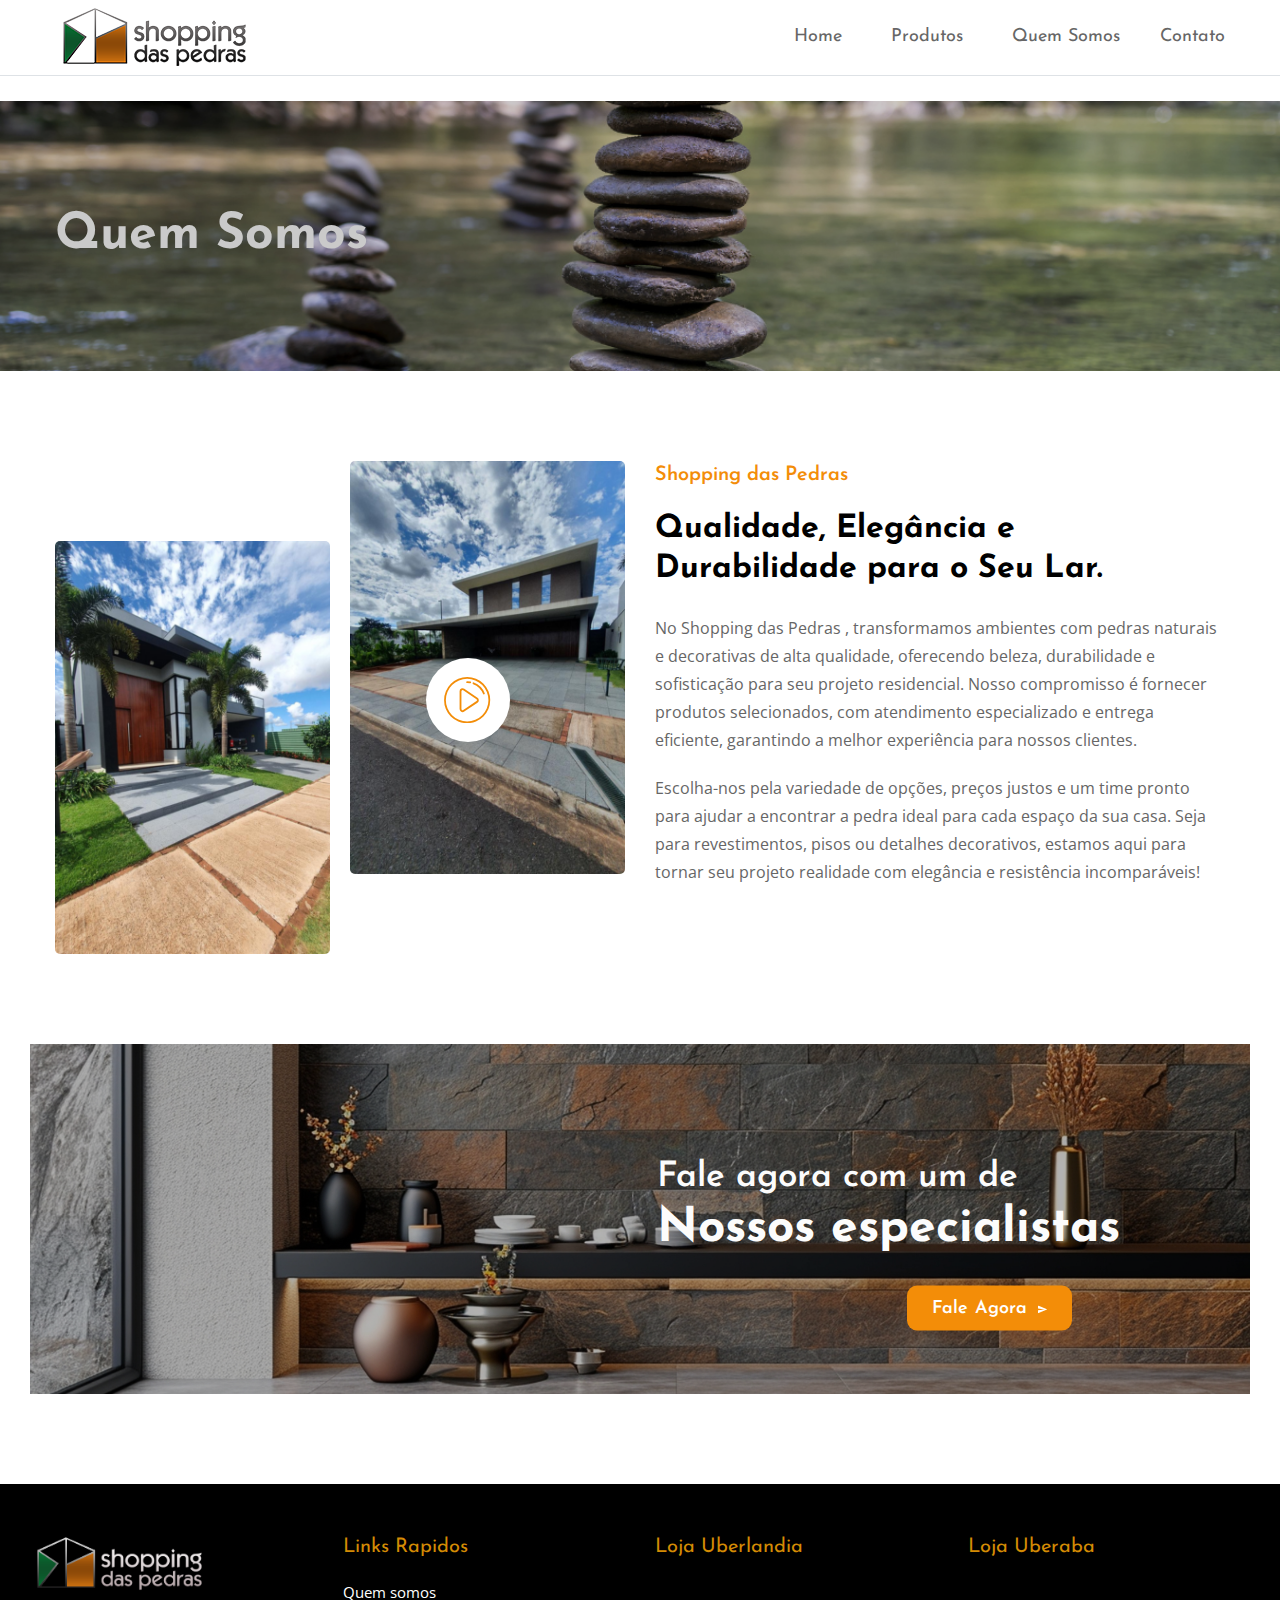
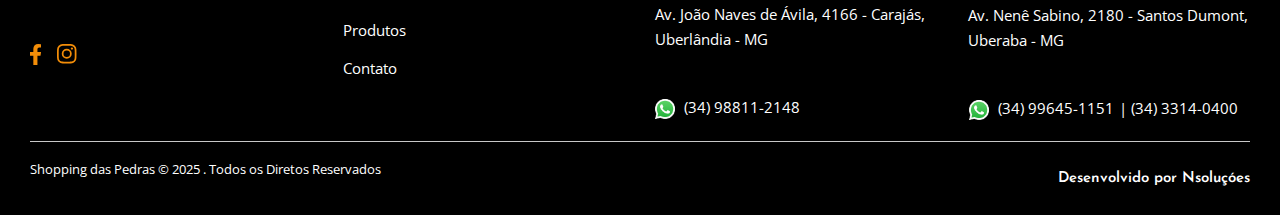
<file: furea/furea/about.html>
<!doctype html>
<html lang="en">

<head>
  <meta charset="utf-8">
  <title>Shopping das Pedras - Quem somos</title>
  <meta name="description" content="Morden Bootstrap HTML5 Template">
  <meta name="viewport" content="width=device-width, initial-scale=1">
  <link rel="shortcut icon" type="image/x-icon" href="assets/img/favicon.png">
    
  <!-- ======= All CSS Plugins here ======== -->
  <link rel="stylesheet" href="assets/css/plugins/swiper-bundle.min.css">
  <link rel="stylesheet" href="assets/css/plugins/glightbox.min.css">
  <link href="https://fonts.googleapis.com/css2?family=Josefin+Sans:ital,wght@0,300;0,400;0,500;0,600;0,700;1,300;1,400;1,500;1,600;1,700&family=Open+Sans:ital,wght@0,300;0,400;0,500;0,600;0,700;0,800;1,300;1,400;1,500;1,600;1,700;1,800&display=swap" rel="stylesheet">
  
  <!-- Plugin css -->
  <link rel="stylesheet" href="assets/css/vendor/bootstrap.min.css">
  
  <!-- Custom Style CSS -->
  <link rel="stylesheet" href="assets/css/style.css">
</head>

<body>

    <!-- Start header area -->
   <header class="header__section header__others border-bottom header__transparent mb-30">
        <div class="main__header header__sticky">
            <div class="container">
                <div class="main__header--inner position__relative d-flex justify-content-between align-items-center">
                    <div class="offcanvas__header--menu__open ">
                        <a class="offcanvas__header--menu__open--btn" href="javascript:void(0)">
                            <svg xmlns="http://www.w3.org/2000/svg" class="ionicon offcanvas__header--menu__open--svg" viewBox="0 0 512 512"><path fill="currentColor" stroke="currentColor" stroke-linecap="round" stroke-miterlimit="10" stroke-width="32" d="M80 160h352M80 256h352M80 352h352"/></svg>
                            <span class="visually-hidden">Offcanvas Menu Open</span>
                        </a>
                    </div>
                    <div class="main__logo">
                        <a class="main__logo--link" href="index.html"><img class="main__logo--img" src="assets/img/logo/Prancheta 1 copiar.png" alt="logo-img"></a>
                    </div>
                    <div class="header__menu d-none d-lg-block">
                        <nav class="header__menu--navigation">
                            <ul class="d-flex">
                                <li class="header__menu--items style3">
                                    <a class="header__menu--link" href="index.html">Home <span class="menu__plus--icon"></span></a>
                                </li>
                                <li class="header__menu--items mega__menu--items style3">
                                    <a class="header__menu--link" href="shop.html">Produtos <span class="menu__plus--icon"></span></a>
                                    <ul class="header__mega--menu d-flex">
                                        <li class="header__mega--menu__li">
                                            <span class="header__mega--subtitle">Column One</span>
                                            <ul class="header__mega--sub__menu">
                                                <li class="header__mega--sub__menu_li"><a class="header__mega--sub__menu--title" href="shop.html">Shop Left Sidebar</a></li>
                                                <li class="header__mega--sub__menu_li"><a class="header__mega--sub__menu--title" href="shop-right-sidebar.html">Shop Right Sidebar</a></li>
                                                <li class="header__mega--sub__menu_li"><a class="header__mega--sub__menu--title" href="shop-grid.html">Shop Grid</a></li>
                                                <li class="header__mega--sub__menu_li"><a class="header__mega--sub__menu--title" href="shop-grid-list.html">Shop Grid List</a></li>
                                                <li class="header__mega--sub__menu_li"><a class="header__mega--sub__menu--title" href="shop-list.html">Shop List</a></li>
                                            </ul>
                                        </li>
                                        <li class="header__mega--menu__li">
                                            <span class="header__mega--subtitle">Column Two</span>
                                            <ul class="header__mega--sub__menu">
                                                <li class="header__mega--sub__menu_li"><a class="header__mega--sub__menu--title" href="product-details.html">Standard Product</a></li>
                                                <li class="header__mega--sub__menu_li"><a class="header__mega--sub__menu--title" href="product-variable.html">Video Product</a></li>
                                                <li class="header__mega--sub__menu_li"><a class="header__mega--sub__menu--title" href="product-variable.html">Variable Product</a></li>
                                                <li class="header__mega--sub__menu_li"><a class="header__mega--sub__menu--title" href="product-left-sidebar.html">Product Left Sidebar</a></li>
                                                <li class="header__mega--sub__menu_li"><a class="header__mega--sub__menu--title" href="product-gallery.html">Product Gallery</a></li>
                                            </ul>
                                        </li>
                                        <li class="header__mega--menu__li">
                                            <span class="header__mega--subtitle">Column Three</span>
                                            <ul class="header__mega--sub__menu">
                                                <li class="header__mega--sub__menu_li"><a class="header__mega--sub__menu--title" href="my-account.html">My Account</a></li>
                                                <li class="header__mega--sub__menu_li"><a class="header__mega--sub__menu--title" href="my-account-2.html">My Account 2</a></li>
                                                <li class="header__mega--sub__menu_li"><a class="header__mega--sub__menu--title" href="404.html">404 Page</a></li>
                                                <li class="header__mega--sub__menu_li"><a class="header__mega--sub__menu--title" href="login.html">Login Page</a></li>
                                                <li class="header__mega--sub__menu_li"><a class="header__mega--sub__menu--title" href="faq.html">Faq Page</a></li>
                                            </ul>
                                        </li>
                                        <li class="header__mega--menu__li">
                                            <span class="header__mega--subtitle">Column Four</span>
                                            <ul class="header__mega--sub__menu">
                                                <li class="header__mega--sub__menu_li"><a class="header__mega--sub__menu--title" href="compare.html">Compare Pages</a></li>
                                                <li class="header__mega--sub__menu_li"><a class="header__mega--sub__menu--title" href="cart.html">Cart Page</a></li>
                                                <li class="header__mega--sub__menu_li"><a class="header__mega--sub__menu--title" href="checkout.html">Checkout page</a></li>
                                                <li class="header__mega--sub__menu_li"><a class="header__mega--sub__menu--title" href="wishlist.html">Wishlist Page</a></li>
                                                <li class="header__mega--sub__menu_li"><a class="header__mega--sub__menu--title" href="404.html">Error Page</a></li>
                                            </ul>
                                        </li>
                                    </ul>
                                </li>
                                <li class="header__menu--items style3">
                                    <a class="header__menu--link" href="about.html">Quem Somos </a>  
                                </li>
                                <li class="header__menu--items style3">
                                    <a class="header__menu--link" href="contact.html">Contato </a>  
                                </li>
                            </ul>
                        </nav>
                    </div>
                </div>
            </div>
        </div>
        <!-- Start Offcanvas header menu -->
        <div class="offcanvas__header" tabindex="-1">
            <div class="offcanvas__inner">
                <div class="offcanvas__logo">
                    <a class="offcanvas__logo_link" href="index.html">
                        <img src="assets/img/logo/Prancheta 1 copiar.png" alt="Furea Logo">
                    </a>
                    <button class="offcanvas__close--btn" aria-label="offcanvas close btn">close</button>
                </div>
                <nav class="offcanvas__menu">
                    <ul class="offcanvas__menu_ul">
                        <li class="offcanvas__menu_li">
                            <a class="offcanvas__menu_item" href="index.html">Home</a>
                        </li>
                        <li class="offcanvas__menu_li">
                            <a class="offcanvas__menu_item" href="shop.html">Produtos</a>
                            <ul class="offcanvas__sub_menu">
                                <li class="offcanvas__sub_menu_li">
                                    <a href="#" class="offcanvas__sub_menu_item">Column One</a>
                                    <ul class="offcanvas__sub_menu">
                                        <li class="offcanvas__sub_menu_li"><a class="offcanvas__sub_menu_item" href="shop.html">Shop Left Sidebar</a></li>
                                        <li class="offcanvas__sub_menu_li"><a class="offcanvas__sub_menu_item" href="shop-right-sidebar.html">Shop Right Sidebar</a></li>
                                        <li class="offcanvas__sub_menu_li"><a class="offcanvas__sub_menu_item" href="shop-grid.html">Shop Grid</a></li>
                                        <li class="offcanvas__sub_menu_li"><a class="offcanvas__sub_menu_item" href="shop-grid-list.html">Shop Grid List</a></li>
                                        <li class="offcanvas__sub_menu_li"><a class="offcanvas__sub_menu_item" href="shop-list.html">Shop List</a></li>
                                    </ul>
                                </li>
                                <li class="offcanvas__sub_menu_li">
                                    <a href="#" class="offcanvas__sub_menu_item">Column Two</a>
                                    <ul class="offcanvas__sub_menu">
                                        <li class="offcanvas__sub_menu_li"><a class="offcanvas__sub_menu_item" href="product-details.html">Standard Product</a></li>
                                        <li class="offcanvas__sub_menu_li"><a class="offcanvas__sub_menu_item" href="product-variable.html">Video Product</a></li>
                                        <li class="offcanvas__sub_menu_li"><a class="offcanvas__sub_menu_item" href="product-variable.html">Variable Product</a></li>
                                        <li class="offcanvas__sub_menu_li"><a class="offcanvas__sub_menu_item" href="product-left-sidebar.html">Product Left Sidebar</a></li>
                                        <li class="offcanvas__sub_menu_li"><a class="offcanvas__sub_menu_item" href="product-gallery.html">Product Gallery</a></li>
                                    </ul>
                                </li>
                                <li class="offcanvas__sub_menu_li">
                                    <a href="#" class="offcanvas__sub_menu_item">Column Three</a>
                                    <ul class="offcanvas__sub_menu">
                                        <li class="offcanvas__sub_menu_li"><a class="offcanvas__sub_menu_item" href="my-account.html">My Account</a></li>
                                        <li class="offcanvas__sub_menu_li"><a class="offcanvas__sub_menu_item" href="my-account-2.html">My Account 2</a></li>
                                        <li class="offcanvas__sub_menu_li"><a class="offcanvas__sub_menu_item" href="404.html">404 Page</a></li>
                                        <li class="offcanvas__sub_menu_li"><a class="offcanvas__sub_menu_item" href="login.html">Login Page</a></li>
                                        <li class="offcanvas__sub_menu_li"><a class="offcanvas__sub_menu_item" href="faq.html">Faq Page</a></li>
                                    </ul>
                                </li>
                                <li class="offcanvas__sub_menu_li">
                                    <a href="#" class="offcanvas__sub_menu_item">Column Four</a>
                                    <ul class="offcanvas__sub_menu">
                                        <li class="offcanvas__sub_menu_li"><a class="offcanvas__sub_menu_item" href="compare.html">Compare Pages</a></li>
                                        <li class="offcanvas__sub_menu_li"><a class="offcanvas__sub_menu_item" href="cart.html">Cart Page</a></li>
                                        <li class="offcanvas__sub_menu_li"><a class="offcanvas__sub_menu_item" href="checkout.html">Checkout page</a></li>
                                        <li class="offcanvas__sub_menu_li"><a class="offcanvas__sub_menu_item" href="wishlist.html">Wishlist Page</a></li>
                                        <li class="offcanvas__sub_menu_li"><a class="offcanvas__sub_menu_item" href="404.html">Error Page</a></li>
                                    </ul>
                                </li>
                            </ul>
                        </li>
                        <li class="offcanvas__menu_li"><a class="offcanvas__menu_item" href="about.html">Quem Somos</a></li>
                        <li class="offcanvas__menu_li"><a class="offcanvas__menu_item" href="contact.html">Contato</a></li>
                    </ul>
                </nav>
            </div>
        </div>
        
    </header>
    <!-- End header area -->

    <main class="main__content_wrapper">
        
        <!-- Start breadcrumb section -->
        <section class="breadcrumb__section breadcrumb__bg">
            <div class="container">
                <div class="row row-cols-1">
                    <div class="col">
                        <div class="breadcrumb__content">
                            <h1 class="breadcrumb__content--title text-white">Quem Somos</h1>
                        </div>
                    </div>
                </div>
            </div>
        </section>
        <!-- End breadcrumb section -->

        <!-- Start about section -->
        <section class="about__section section--padding mb-95">
            <div class="container">
                <div class="row">
                    <div class="col-lg-6">
                        <div class="about__thumbnail d-flex">
                            <div class="about__thumbnail--items">
                                <img class="about__thumbnail--img border-radius-5 display-block" src="assets/img/other/about-thumb-list1.png" alt="about-thumbnail">
                            </div>
                            <div class="about__thumbnail--items position__relative">
                                <img class="about__thumbnail--img border-radius-5 display-block" src="assets/img/other/about-thumb-list2.png" alt="about-thumbnail">
                                <div class="banner__bideo--play about__thumbnail--play">
                                    <a class="bideo__play--icon glightbox" href="https://vimeo.com/115041822" data-gallery="video">
                                        <svg id="play" xmlns="http://www.w3.org/2000/svg" width="46.302" height="46.302" viewBox="0 0 46.302 46.302">
                                            <g id="Group_193" data-name="Group 193" transform="translate(0 0)">
                                            <path id="Path_116" data-name="Path 116" d="M39.521,6.781a23.151,23.151,0,0,0-32.74,32.74,23.151,23.151,0,0,0,32.74-32.74ZM23.151,44.457A21.306,21.306,0,1,1,44.457,23.151,21.33,21.33,0,0,1,23.151,44.457Z" fill="currentColor"></path>
                                            <g id="Group_188" data-name="Group 188" transform="translate(15.588 11.19)">
                                                <g id="Group_187" data-name="Group 187">
                                                <path id="Path_117" data-name="Path 117" d="M190.3,133.213l-13.256-8.964a3,3,0,0,0-4.674,2.482v17.929a2.994,2.994,0,0,0,4.674,2.481l13.256-8.964a3,3,0,0,0,0-4.963Zm-1.033,3.435-13.256,8.964a1.151,1.151,0,0,1-1.8-.953V126.73a1.134,1.134,0,0,1,.611-1.017,1.134,1.134,0,0,1,1.185.063l13.256,8.964a1.151,1.151,0,0,1,0,1.907Z" transform="translate(-172.366 -123.734)" fill="currentColor"></path>
                                                </g>
                                            </g>
                                            <g id="Group_190" data-name="Group 190" transform="translate(28.593 5.401)">
                                                <g id="Group_189" data-name="Group 189">
                                                <path id="Path_118" data-name="Path 118" d="M328.31,70.492a18.965,18.965,0,0,0-10.886-10.708.922.922,0,1,0-.653,1.725,17.117,17.117,0,0,1,9.825,9.664.922.922,0,1,0,1.714-.682Z" transform="translate(-316.174 -59.724)" fill="currentColor"></path>
                                                </g>
                                            </g>
                                            <g id="Group_192" data-name="Group 192" transform="translate(22.228 4.243)">
                                                <g id="Group_191" data-name="Group 191">
                                                <path id="Path_119" data-name="Path 119" d="M249.922,47.187a19.08,19.08,0,0,0-3.2-.27.922.922,0,0,0,0,1.845,17.245,17.245,0,0,1,2.889.243.922.922,0,1,0,.31-1.818Z" transform="translate(-245.801 -46.917)" fill="currentColor"></path>
                                                </g>
                                            </g>
                                            </g>
                                        </svg>
                                        <span class="visually-hidden">Play</span>
                                    </a>
                                </div>
                            </div>
                        </div>
                    </div>
                    <div class="col-lg-6">
                        <div class="about__content">
                            <span class="about__content--subtitle text__secondary mb-20"> Shopping das Pedras</span>
                            <h2 class="about__content--maintitle mb-25">Qualidade, Elegância e Durabilidade para o Seu Lar.</h2>
                            <p class="about__content--desc mb-20">No Shopping das Pedras , transformamos ambientes com pedras naturais e decorativas de alta qualidade, oferecendo beleza, durabilidade e sofisticação para seu projeto residencial. Nosso compromisso é fornecer produtos selecionados, com atendimento especializado e entrega eficiente, garantindo a melhor experiência para nossos clientes.</p>
                            <p class="about__content--desc mb-25">Escolha-nos pela variedade de opções, preços justos e um time pronto para ajudar a encontrar a pedra ideal para cada espaço da sua casa. Seja para revestimentos, pisos ou detalhes decorativos, estamos aqui para tornar seu projeto realidade com elegância e resistência incomparáveis!</p>
                        </div>
                    </div>
                </div>
            </div>
        </section>
        <!-- End about section -->
        
        
        <!-- Start team members section --
        <section class="team__section section--padding">
            <div class="container">
                <div class="section__heading text-center mb-30">
                    <h2 class="section__heading--maintitle">Our Team</h2>
                </div>
                <div class="team__container">
                    <div class="row">
                        <div class="col-lg-3 col-md-4 col-sm-6 col-6 custom-col">
                            <div class="team__items text-center">
                                <div class="team__thumbnail">
                                    <img class="team__thumbnail--img border-radius-50 display-block" src="assets/img/other/team1.webp" alt="team-thumb">
                                </div>
                                <div class="team__content ">
                                    <h3 class="team__content--title">Sarrison Samuel</h3>
                                    <span class="team__content--subtitle">CEO - Founder</span>
                                    <ul class="team__social d-flex justify-content-center align-items-center">
                                        <li class="team__social--list">
                                            <a class="team__social--icon" target="_blank" href="https://www.facebook.com">
                                                <svg  xmlns="http://www.w3.org/2000/svg" width="7.667" height="16.524" viewBox="0 0 7.667 16.524">
                                                    <path  data-name="Path 237" d="M967.495,353.678h-2.3v8.253h-3.437v-8.253H960.13V350.77h1.624v-1.888a4.087,4.087,0,0,1,.264-1.492,2.9,2.9,0,0,1,1.039-1.379,3.626,3.626,0,0,1,2.153-.6l2.549.019v2.833h-1.851a.732.732,0,0,0-.472.151.8.8,0,0,0-.246.642v1.719H967.8Z" transform="translate(-960.13 -345.407)" fill="currentColor"/>
                                                </svg>
                                                <span class="visually-hidden">Facebook</span>
                                            </a>
                                        </li>
                                        <li class="team__social--list">
                                            <a class="team__social--icon" target="_blank" href="https://twitter.com">
                                                <svg  xmlns="http://www.w3.org/2000/svg" width="16.489" height="13.384" viewBox="0 0 16.489 13.384">
                                                    <path  data-name="Path 303" d="M966.025,1144.2v.433a9.783,9.783,0,0,1-.621,3.388,10.1,10.1,0,0,1-1.845,3.087,9.153,9.153,0,0,1-3.012,2.259,9.825,9.825,0,0,1-4.122.866,9.632,9.632,0,0,1-2.748-.4,9.346,9.346,0,0,1-2.447-1.11q.4.038.809.038a6.723,6.723,0,0,0,2.24-.376,7.022,7.022,0,0,0,1.958-1.054,3.379,3.379,0,0,1-1.958-.687,3.259,3.259,0,0,1-1.186-1.666,3.364,3.364,0,0,0,.621.056,3.488,3.488,0,0,0,.885-.113,3.267,3.267,0,0,1-1.374-.631,3.356,3.356,0,0,1-.969-1.186,3.524,3.524,0,0,1-.367-1.5v-.057a3.172,3.172,0,0,0,1.544.433,3.407,3.407,0,0,1-1.1-1.214,3.308,3.308,0,0,1-.4-1.609,3.362,3.362,0,0,1,.452-1.694,9.652,9.652,0,0,0,6.964,3.538,3.911,3.911,0,0,1-.075-.772,3.293,3.293,0,0,1,.452-1.694,3.409,3.409,0,0,1,1.233-1.233,3.257,3.257,0,0,1,1.685-.461,3.351,3.351,0,0,1,2.466,1.073,6.572,6.572,0,0,0,2.146-.828,3.272,3.272,0,0,1-.574,1.083,3.477,3.477,0,0,1-.913.8,6.869,6.869,0,0,0,1.958-.546A7.074,7.074,0,0,1,966.025,1144.2Z" transform="translate(-951.23 -1140.849)" fill="currentColor"/>
                                                </svg>
                                                <span class="visually-hidden">Twitter</span>
                                            </a>
                                        </li>
                                        <li class="team__social--list">
                                            <a class="team__social--icon" target="_blank" href="https://www.skype.com">
                                                <svg  xmlns="http://www.w3.org/2000/svg" width="16.482" height="16.481" viewBox="0 0 16.482 16.481">
                                                    <path  data-name="Path 284" d="M879,926.615a4.479,4.479,0,0,1,.622-2.317,4.666,4.666,0,0,1,1.676-1.677,4.482,4.482,0,0,1,2.317-.622,4.577,4.577,0,0,1,2.43.678,7.58,7.58,0,0,1,5.048.961,7.561,7.561,0,0,1,3.786,6.593,8,8,0,0,1-.094,1.206,4.676,4.676,0,0,1,.7,2.411,4.53,4.53,0,0,1-.622,2.326,4.62,4.62,0,0,1-1.686,1.686,4.626,4.626,0,0,1-4.756-.075,7.7,7.7,0,0,1-1.187.094,7.623,7.623,0,0,1-7.647-7.647,7.46,7.46,0,0,1,.094-1.187A4.424,4.424,0,0,1,879,926.615Zm4.107,1.714a2.473,2.473,0,0,0,.282,1.234,2.41,2.41,0,0,0,.782.829,5.091,5.091,0,0,0,1.215.565,15.981,15.981,0,0,0,1.582.424q.678.151.979.235a3.091,3.091,0,0,1,.593.235,1.388,1.388,0,0,1,.452.348.738.738,0,0,1,.16.481.91.91,0,0,1-.48.753,2.254,2.254,0,0,1-1.271.321,2.105,2.105,0,0,1-1.253-.292,2.262,2.262,0,0,1-.65-.838,2.42,2.42,0,0,0-.414-.546.853.853,0,0,0-.584-.17.893.893,0,0,0-.669.283.919.919,0,0,0-.273.659,1.654,1.654,0,0,0,.217.782,2.456,2.456,0,0,0,.678.763,3.64,3.64,0,0,0,1.158.574,5.931,5.931,0,0,0,1.639.235,5.767,5.767,0,0,0,2.072-.339,2.982,2.982,0,0,0,1.356-.961,2.306,2.306,0,0,0,.471-1.431,2.161,2.161,0,0,0-.443-1.375,3.009,3.009,0,0,0-1.2-.894,10.118,10.118,0,0,0-1.865-.575,11.2,11.2,0,0,1-1.309-.311,2.011,2.011,0,0,1-.8-.452.992.992,0,0,1-.3-.744,1.143,1.143,0,0,1,.565-.97,2.59,2.59,0,0,1,1.488-.386,2.538,2.538,0,0,1,1.074.188,1.634,1.634,0,0,1,.622.49,3.477,3.477,0,0,1,.414.753,1.568,1.568,0,0,0,.4.594.866.866,0,0,0,.574.2,1,1,0,0,0,.706-.254.828.828,0,0,0,.273-.631,2.234,2.234,0,0,0-.443-1.253,3.321,3.321,0,0,0-1.158-1.046,5.375,5.375,0,0,0-2.524-.527,5.764,5.764,0,0,0-2.213.386,3.161,3.161,0,0,0-1.422,1.083A2.738,2.738,0,0,0,883.106,928.329Z" transform="translate(-878.999 -922)" fill="currentColor"/>
                                                </svg>
                                                <span class="visually-hidden">Skype</span>
                                            </a>
                                        </li>
                                        <li class="team__social--list">
                                            <a class="team__social--icon" target="_blank" href="https://www.youtube.com">
                                                <svg  xmlns="http://www.w3.org/2000/svg" width="16.49" height="11.582" viewBox="0 0 16.49 11.582">
                                                    <path  data-name="Path 321" d="M967.759,1365.592q0,1.377-.019,1.717-.076,1.114-.151,1.622a3.981,3.981,0,0,1-.245.925,1.847,1.847,0,0,1-.453.717,2.171,2.171,0,0,1-1.151.6q-3.585.265-7.641.189-2.377-.038-3.387-.085a11.337,11.337,0,0,1-1.5-.142,2.206,2.206,0,0,1-1.113-.585,2.562,2.562,0,0,1-.528-1.037,3.523,3.523,0,0,1-.141-.585c-.032-.2-.06-.5-.085-.906a38.894,38.894,0,0,1,0-4.867l.113-.925a4.382,4.382,0,0,1,.208-.906,2.069,2.069,0,0,1,.491-.755,2.409,2.409,0,0,1,1.113-.566,19.2,19.2,0,0,1,2.292-.151q1.82-.056,3.953-.056t3.952.066q1.821.067,2.311.142a2.3,2.3,0,0,1,.726.283,1.865,1.865,0,0,1,.557.49,3.425,3.425,0,0,1,.434,1.019,5.72,5.72,0,0,1,.189,1.075q0,.095.057,1C967.752,1364.1,967.759,1364.677,967.759,1365.592Zm-7.6.925q1.49-.754,2.113-1.094l-4.434-2.339v4.66Q958.609,1367.311,960.156,1366.517Z" transform="translate(-951.269 -1359.8)" fill="currentColor"/>
                                                </svg>
                                                <span class="visually-hidden">Youtube</span>
                                            </a>
                                        </li>
                                    </ul>
                                </div>
                            </div>
                        </div>
                        <div class="col-lg-3 col-md-4 col-sm-6 col-6 custom-col">
                            <div class="team__items text-center">
                                <div class="team__thumbnail">
                                    <img class="team__thumbnail--img border-radius-50 display-block" src="assets/img/other/team2.webp" alt="team-thumb">
                                </div>
                                <div class="team__content">
                                    <h3 class="team__content--title">Warrison Samuel</h3>
                                    <span class="team__content--subtitle">Spa Manager</span>
                                    <ul class="team__social d-flex justify-content-center align-items-center">
                                        <li class="team__social--list">
                                            <a class="team__social--icon" target="_blank" href="https://www.facebook.com">
                                                <svg  xmlns="http://www.w3.org/2000/svg" width="7.667" height="16.524" viewBox="0 0 7.667 16.524">
                                                    <path  data-name="Path 237" d="M967.495,353.678h-2.3v8.253h-3.437v-8.253H960.13V350.77h1.624v-1.888a4.087,4.087,0,0,1,.264-1.492,2.9,2.9,0,0,1,1.039-1.379,3.626,3.626,0,0,1,2.153-.6l2.549.019v2.833h-1.851a.732.732,0,0,0-.472.151.8.8,0,0,0-.246.642v1.719H967.8Z" transform="translate(-960.13 -345.407)" fill="currentColor"/>
                                                </svg>
                                                <span class="visually-hidden">Facebook</span>
                                            </a>
                                        </li>
                                        <li class="team__social--list">
                                            <a class="team__social--icon" target="_blank" href="https://twitter.com">
                                                <svg  xmlns="http://www.w3.org/2000/svg" width="16.489" height="13.384" viewBox="0 0 16.489 13.384">
                                                    <path  data-name="Path 303" d="M966.025,1144.2v.433a9.783,9.783,0,0,1-.621,3.388,10.1,10.1,0,0,1-1.845,3.087,9.153,9.153,0,0,1-3.012,2.259,9.825,9.825,0,0,1-4.122.866,9.632,9.632,0,0,1-2.748-.4,9.346,9.346,0,0,1-2.447-1.11q.4.038.809.038a6.723,6.723,0,0,0,2.24-.376,7.022,7.022,0,0,0,1.958-1.054,3.379,3.379,0,0,1-1.958-.687,3.259,3.259,0,0,1-1.186-1.666,3.364,3.364,0,0,0,.621.056,3.488,3.488,0,0,0,.885-.113,3.267,3.267,0,0,1-1.374-.631,3.356,3.356,0,0,1-.969-1.186,3.524,3.524,0,0,1-.367-1.5v-.057a3.172,3.172,0,0,0,1.544.433,3.407,3.407,0,0,1-1.1-1.214,3.308,3.308,0,0,1-.4-1.609,3.362,3.362,0,0,1,.452-1.694,9.652,9.652,0,0,0,6.964,3.538,3.911,3.911,0,0,1-.075-.772,3.293,3.293,0,0,1,.452-1.694,3.409,3.409,0,0,1,1.233-1.233,3.257,3.257,0,0,1,1.685-.461,3.351,3.351,0,0,1,2.466,1.073,6.572,6.572,0,0,0,2.146-.828,3.272,3.272,0,0,1-.574,1.083,3.477,3.477,0,0,1-.913.8,6.869,6.869,0,0,0,1.958-.546A7.074,7.074,0,0,1,966.025,1144.2Z" transform="translate(-951.23 -1140.849)" fill="currentColor"/>
                                                </svg>
                                                <span class="visually-hidden">Twitter</span>
                                            </a>
                                        </li>
                                        <li class="team__social--list">
                                            <a class="team__social--icon" target="_blank" href="https://www.skype.com">
                                                <svg  xmlns="http://www.w3.org/2000/svg" width="16.482" height="16.481" viewBox="0 0 16.482 16.481">
                                                    <path  data-name="Path 284" d="M879,926.615a4.479,4.479,0,0,1,.622-2.317,4.666,4.666,0,0,1,1.676-1.677,4.482,4.482,0,0,1,2.317-.622,4.577,4.577,0,0,1,2.43.678,7.58,7.58,0,0,1,5.048.961,7.561,7.561,0,0,1,3.786,6.593,8,8,0,0,1-.094,1.206,4.676,4.676,0,0,1,.7,2.411,4.53,4.53,0,0,1-.622,2.326,4.62,4.62,0,0,1-1.686,1.686,4.626,4.626,0,0,1-4.756-.075,7.7,7.7,0,0,1-1.187.094,7.623,7.623,0,0,1-7.647-7.647,7.46,7.46,0,0,1,.094-1.187A4.424,4.424,0,0,1,879,926.615Zm4.107,1.714a2.473,2.473,0,0,0,.282,1.234,2.41,2.41,0,0,0,.782.829,5.091,5.091,0,0,0,1.215.565,15.981,15.981,0,0,0,1.582.424q.678.151.979.235a3.091,3.091,0,0,1,.593.235,1.388,1.388,0,0,1,.452.348.738.738,0,0,1,.16.481.91.91,0,0,1-.48.753,2.254,2.254,0,0,1-1.271.321,2.105,2.105,0,0,1-1.253-.292,2.262,2.262,0,0,1-.65-.838,2.42,2.42,0,0,0-.414-.546.853.853,0,0,0-.584-.17.893.893,0,0,0-.669.283.919.919,0,0,0-.273.659,1.654,1.654,0,0,0,.217.782,2.456,2.456,0,0,0,.678.763,3.64,3.64,0,0,0,1.158.574,5.931,5.931,0,0,0,1.639.235,5.767,5.767,0,0,0,2.072-.339,2.982,2.982,0,0,0,1.356-.961,2.306,2.306,0,0,0,.471-1.431,2.161,2.161,0,0,0-.443-1.375,3.009,3.009,0,0,0-1.2-.894,10.118,10.118,0,0,0-1.865-.575,11.2,11.2,0,0,1-1.309-.311,2.011,2.011,0,0,1-.8-.452.992.992,0,0,1-.3-.744,1.143,1.143,0,0,1,.565-.97,2.59,2.59,0,0,1,1.488-.386,2.538,2.538,0,0,1,1.074.188,1.634,1.634,0,0,1,.622.49,3.477,3.477,0,0,1,.414.753,1.568,1.568,0,0,0,.4.594.866.866,0,0,0,.574.2,1,1,0,0,0,.706-.254.828.828,0,0,0,.273-.631,2.234,2.234,0,0,0-.443-1.253,3.321,3.321,0,0,0-1.158-1.046,5.375,5.375,0,0,0-2.524-.527,5.764,5.764,0,0,0-2.213.386,3.161,3.161,0,0,0-1.422,1.083A2.738,2.738,0,0,0,883.106,928.329Z" transform="translate(-878.999 -922)" fill="currentColor"/>
                                                </svg>
                                                <span class="visually-hidden">Skype</span>
                                            </a>
                                        </li>
                                        <li class="team__social--list">
                                            <a class="team__social--icon" target="_blank" href="https://www.youtube.com">
                                                <svg  xmlns="http://www.w3.org/2000/svg" width="16.49" height="11.582" viewBox="0 0 16.49 11.582">
                                                    <path  data-name="Path 321" d="M967.759,1365.592q0,1.377-.019,1.717-.076,1.114-.151,1.622a3.981,3.981,0,0,1-.245.925,1.847,1.847,0,0,1-.453.717,2.171,2.171,0,0,1-1.151.6q-3.585.265-7.641.189-2.377-.038-3.387-.085a11.337,11.337,0,0,1-1.5-.142,2.206,2.206,0,0,1-1.113-.585,2.562,2.562,0,0,1-.528-1.037,3.523,3.523,0,0,1-.141-.585c-.032-.2-.06-.5-.085-.906a38.894,38.894,0,0,1,0-4.867l.113-.925a4.382,4.382,0,0,1,.208-.906,2.069,2.069,0,0,1,.491-.755,2.409,2.409,0,0,1,1.113-.566,19.2,19.2,0,0,1,2.292-.151q1.82-.056,3.953-.056t3.952.066q1.821.067,2.311.142a2.3,2.3,0,0,1,.726.283,1.865,1.865,0,0,1,.557.49,3.425,3.425,0,0,1,.434,1.019,5.72,5.72,0,0,1,.189,1.075q0,.095.057,1C967.752,1364.1,967.759,1364.677,967.759,1365.592Zm-7.6.925q1.49-.754,2.113-1.094l-4.434-2.339v4.66Q958.609,1367.311,960.156,1366.517Z" transform="translate(-951.269 -1359.8)" fill="currentColor"/>
                                                </svg>
                                                <span class="visually-hidden">Youtube</span>
                                            </a>
                                        </li>
                                    </ul>
                                </div>
                            </div>
                        </div>
                        <div class="col-lg-3 col-md-4 col-sm-6 col-6 custom-col">
                            <div class="team__items text-center">
                                <div class="team__thumbnail">
                                    <img class="team__thumbnail--img border-radius-50 display-block" src="assets/img/other/team3.webp" alt="team-thumb">
                                </div>
                                <div class="team__content">
                                    <h3 class="team__content--title">Harrison Samuel</h3>
                                    <span class="team__content--subtitle">Products Manager</span>
                                    <ul class="team__social d-flex justify-content-center align-items-center">
                                        <li class="team__social--list">
                                            <a class="team__social--icon" target="_blank" href="https://www.facebook.com">
                                                <svg  xmlns="http://www.w3.org/2000/svg" width="7.667" height="16.524" viewBox="0 0 7.667 16.524">
                                                    <path  data-name="Path 237" d="M967.495,353.678h-2.3v8.253h-3.437v-8.253H960.13V350.77h1.624v-1.888a4.087,4.087,0,0,1,.264-1.492,2.9,2.9,0,0,1,1.039-1.379,3.626,3.626,0,0,1,2.153-.6l2.549.019v2.833h-1.851a.732.732,0,0,0-.472.151.8.8,0,0,0-.246.642v1.719H967.8Z" transform="translate(-960.13 -345.407)" fill="currentColor"/>
                                                </svg>
                                                <span class="visually-hidden">Facebook</span>
                                            </a>
                                        </li>
                                        <li class="team__social--list">
                                            <a class="team__social--icon" target="_blank" href="https://twitter.com">
                                                <svg  xmlns="http://www.w3.org/2000/svg" width="16.489" height="13.384" viewBox="0 0 16.489 13.384">
                                                    <path  data-name="Path 303" d="M966.025,1144.2v.433a9.783,9.783,0,0,1-.621,3.388,10.1,10.1,0,0,1-1.845,3.087,9.153,9.153,0,0,1-3.012,2.259,9.825,9.825,0,0,1-4.122.866,9.632,9.632,0,0,1-2.748-.4,9.346,9.346,0,0,1-2.447-1.11q.4.038.809.038a6.723,6.723,0,0,0,2.24-.376,7.022,7.022,0,0,0,1.958-1.054,3.379,3.379,0,0,1-1.958-.687,3.259,3.259,0,0,1-1.186-1.666,3.364,3.364,0,0,0,.621.056,3.488,3.488,0,0,0,.885-.113,3.267,3.267,0,0,1-1.374-.631,3.356,3.356,0,0,1-.969-1.186,3.524,3.524,0,0,1-.367-1.5v-.057a3.172,3.172,0,0,0,1.544.433,3.407,3.407,0,0,1-1.1-1.214,3.308,3.308,0,0,1-.4-1.609,3.362,3.362,0,0,1,.452-1.694,9.652,9.652,0,0,0,6.964,3.538,3.911,3.911,0,0,1-.075-.772,3.293,3.293,0,0,1,.452-1.694,3.409,3.409,0,0,1,1.233-1.233,3.257,3.257,0,0,1,1.685-.461,3.351,3.351,0,0,1,2.466,1.073,6.572,6.572,0,0,0,2.146-.828,3.272,3.272,0,0,1-.574,1.083,3.477,3.477,0,0,1-.913.8,6.869,6.869,0,0,0,1.958-.546A7.074,7.074,0,0,1,966.025,1144.2Z" transform="translate(-951.23 -1140.849)" fill="currentColor"/>
                                                </svg>
                                                <span class="visually-hidden">Twitter</span>
                                            </a>
                                        </li>
                                        <li class="team__social--list">
                                            <a class="team__social--icon" target="_blank" href="https://www.skype.com">
                                                <svg  xmlns="http://www.w3.org/2000/svg" width="16.482" height="16.481" viewBox="0 0 16.482 16.481">
                                                    <path  data-name="Path 284" d="M879,926.615a4.479,4.479,0,0,1,.622-2.317,4.666,4.666,0,0,1,1.676-1.677,4.482,4.482,0,0,1,2.317-.622,4.577,4.577,0,0,1,2.43.678,7.58,7.58,0,0,1,5.048.961,7.561,7.561,0,0,1,3.786,6.593,8,8,0,0,1-.094,1.206,4.676,4.676,0,0,1,.7,2.411,4.53,4.53,0,0,1-.622,2.326,4.62,4.62,0,0,1-1.686,1.686,4.626,4.626,0,0,1-4.756-.075,7.7,7.7,0,0,1-1.187.094,7.623,7.623,0,0,1-7.647-7.647,7.46,7.46,0,0,1,.094-1.187A4.424,4.424,0,0,1,879,926.615Zm4.107,1.714a2.473,2.473,0,0,0,.282,1.234,2.41,2.41,0,0,0,.782.829,5.091,5.091,0,0,0,1.215.565,15.981,15.981,0,0,0,1.582.424q.678.151.979.235a3.091,3.091,0,0,1,.593.235,1.388,1.388,0,0,1,.452.348.738.738,0,0,1,.16.481.91.91,0,0,1-.48.753,2.254,2.254,0,0,1-1.271.321,2.105,2.105,0,0,1-1.253-.292,2.262,2.262,0,0,1-.65-.838,2.42,2.42,0,0,0-.414-.546.853.853,0,0,0-.584-.17.893.893,0,0,0-.669.283.919.919,0,0,0-.273.659,1.654,1.654,0,0,0,.217.782,2.456,2.456,0,0,0,.678.763,3.64,3.64,0,0,0,1.158.574,5.931,5.931,0,0,0,1.639.235,5.767,5.767,0,0,0,2.072-.339,2.982,2.982,0,0,0,1.356-.961,2.306,2.306,0,0,0,.471-1.431,2.161,2.161,0,0,0-.443-1.375,3.009,3.009,0,0,0-1.2-.894,10.118,10.118,0,0,0-1.865-.575,11.2,11.2,0,0,1-1.309-.311,2.011,2.011,0,0,1-.8-.452.992.992,0,0,1-.3-.744,1.143,1.143,0,0,1,.565-.97,2.59,2.59,0,0,1,1.488-.386,2.538,2.538,0,0,1,1.074.188,1.634,1.634,0,0,1,.622.49,3.477,3.477,0,0,1,.414.753,1.568,1.568,0,0,0,.4.594.866.866,0,0,0,.574.2,1,1,0,0,0,.706-.254.828.828,0,0,0,.273-.631,2.234,2.234,0,0,0-.443-1.253,3.321,3.321,0,0,0-1.158-1.046,5.375,5.375,0,0,0-2.524-.527,5.764,5.764,0,0,0-2.213.386,3.161,3.161,0,0,0-1.422,1.083A2.738,2.738,0,0,0,883.106,928.329Z" transform="translate(-878.999 -922)" fill="currentColor"/>
                                                </svg>
                                                <span class="visually-hidden">Skype</span>
                                            </a>
                                        </li>
                                        <li class="team__social--list">
                                            <a class="team__social--icon" target="_blank" href="https://www.youtube.com">
                                                <svg  xmlns="http://www.w3.org/2000/svg" width="16.49" height="11.582" viewBox="0 0 16.49 11.582">
                                                    <path  data-name="Path 321" d="M967.759,1365.592q0,1.377-.019,1.717-.076,1.114-.151,1.622a3.981,3.981,0,0,1-.245.925,1.847,1.847,0,0,1-.453.717,2.171,2.171,0,0,1-1.151.6q-3.585.265-7.641.189-2.377-.038-3.387-.085a11.337,11.337,0,0,1-1.5-.142,2.206,2.206,0,0,1-1.113-.585,2.562,2.562,0,0,1-.528-1.037,3.523,3.523,0,0,1-.141-.585c-.032-.2-.06-.5-.085-.906a38.894,38.894,0,0,1,0-4.867l.113-.925a4.382,4.382,0,0,1,.208-.906,2.069,2.069,0,0,1,.491-.755,2.409,2.409,0,0,1,1.113-.566,19.2,19.2,0,0,1,2.292-.151q1.82-.056,3.953-.056t3.952.066q1.821.067,2.311.142a2.3,2.3,0,0,1,.726.283,1.865,1.865,0,0,1,.557.49,3.425,3.425,0,0,1,.434,1.019,5.72,5.72,0,0,1,.189,1.075q0,.095.057,1C967.752,1364.1,967.759,1364.677,967.759,1365.592Zm-7.6.925q1.49-.754,2.113-1.094l-4.434-2.339v4.66Q958.609,1367.311,960.156,1366.517Z" transform="translate(-951.269 -1359.8)" fill="currentColor"/>
                                                </svg>
                                                <span class="visually-hidden">Youtube</span>
                                            </a>
                                        </li>
                                    </ul>
                                </div>
                            </div>
                        </div>
                        <div class="col-lg-3 col-md-4 col-sm-6 col-6 custom-col">
                            <div class="team__items text-center">
                                <div class="team__thumbnail">
                                    <img class="team__thumbnail--img border-radius-50 display-block" src="assets/img/other/team1.webp" alt="team-thumb">
                                </div>
                                <div class="team__content">
                                    <h3 class="team__content--title">Milton Marsh</h3>
                                    <span class="team__content--subtitle">Products Manager</span>
                                    <ul class="team__social d-flex justify-content-center align-items-center">
                                        <li class="team__social--list">
                                            <a class="team__social--icon" target="_blank" href="https://www.facebook.com">
                                                <svg  xmlns="http://www.w3.org/2000/svg" width="7.667" height="16.524" viewBox="0 0 7.667 16.524">
                                                    <path  data-name="Path 237" d="M967.495,353.678h-2.3v8.253h-3.437v-8.253H960.13V350.77h1.624v-1.888a4.087,4.087,0,0,1,.264-1.492,2.9,2.9,0,0,1,1.039-1.379,3.626,3.626,0,0,1,2.153-.6l2.549.019v2.833h-1.851a.732.732,0,0,0-.472.151.8.8,0,0,0-.246.642v1.719H967.8Z" transform="translate(-960.13 -345.407)" fill="currentColor"/>
                                                </svg>
                                                <span class="visually-hidden">Facebook</span>
                                            </a>
                                        </li>
                                        <li class="team__social--list">
                                            <a class="team__social--icon" target="_blank" href="https://twitter.com">
                                                <svg  xmlns="http://www.w3.org/2000/svg" width="16.489" height="13.384" viewBox="0 0 16.489 13.384">
                                                    <path  data-name="Path 303" d="M966.025,1144.2v.433a9.783,9.783,0,0,1-.621,3.388,10.1,10.1,0,0,1-1.845,3.087,9.153,9.153,0,0,1-3.012,2.259,9.825,9.825,0,0,1-4.122.866,9.632,9.632,0,0,1-2.748-.4,9.346,9.346,0,0,1-2.447-1.11q.4.038.809.038a6.723,6.723,0,0,0,2.24-.376,7.022,7.022,0,0,0,1.958-1.054,3.379,3.379,0,0,1-1.958-.687,3.259,3.259,0,0,1-1.186-1.666,3.364,3.364,0,0,0,.621.056,3.488,3.488,0,0,0,.885-.113,3.267,3.267,0,0,1-1.374-.631,3.356,3.356,0,0,1-.969-1.186,3.524,3.524,0,0,1-.367-1.5v-.057a3.172,3.172,0,0,0,1.544.433,3.407,3.407,0,0,1-1.1-1.214,3.308,3.308,0,0,1-.4-1.609,3.362,3.362,0,0,1,.452-1.694,9.652,9.652,0,0,0,6.964,3.538,3.911,3.911,0,0,1-.075-.772,3.293,3.293,0,0,1,.452-1.694,3.409,3.409,0,0,1,1.233-1.233,3.257,3.257,0,0,1,1.685-.461,3.351,3.351,0,0,1,2.466,1.073,6.572,6.572,0,0,0,2.146-.828,3.272,3.272,0,0,1-.574,1.083,3.477,3.477,0,0,1-.913.8,6.869,6.869,0,0,0,1.958-.546A7.074,7.074,0,0,1,966.025,1144.2Z" transform="translate(-951.23 -1140.849)" fill="currentColor"/>
                                                </svg>
                                                <span class="visually-hidden">Twitter</span>
                                            </a>
                                        </li>
                                        <li class="team__social--list">
                                            <a class="team__social--icon" target="_blank" href="https://www.skype.com">
                                                <svg  xmlns="http://www.w3.org/2000/svg" width="16.482" height="16.481" viewBox="0 0 16.482 16.481">
                                                    <path  data-name="Path 284" d="M879,926.615a4.479,4.479,0,0,1,.622-2.317,4.666,4.666,0,0,1,1.676-1.677,4.482,4.482,0,0,1,2.317-.622,4.577,4.577,0,0,1,2.43.678,7.58,7.58,0,0,1,5.048.961,7.561,7.561,0,0,1,3.786,6.593,8,8,0,0,1-.094,1.206,4.676,4.676,0,0,1,.7,2.411,4.53,4.53,0,0,1-.622,2.326,4.62,4.62,0,0,1-1.686,1.686,4.626,4.626,0,0,1-4.756-.075,7.7,7.7,0,0,1-1.187.094,7.623,7.623,0,0,1-7.647-7.647,7.46,7.46,0,0,1,.094-1.187A4.424,4.424,0,0,1,879,926.615Zm4.107,1.714a2.473,2.473,0,0,0,.282,1.234,2.41,2.41,0,0,0,.782.829,5.091,5.091,0,0,0,1.215.565,15.981,15.981,0,0,0,1.582.424q.678.151.979.235a3.091,3.091,0,0,1,.593.235,1.388,1.388,0,0,1,.452.348.738.738,0,0,1,.16.481.91.91,0,0,1-.48.753,2.254,2.254,0,0,1-1.271.321,2.105,2.105,0,0,1-1.253-.292,2.262,2.262,0,0,1-.65-.838,2.42,2.42,0,0,0-.414-.546.853.853,0,0,0-.584-.17.893.893,0,0,0-.669.283.919.919,0,0,0-.273.659,1.654,1.654,0,0,0,.217.782,2.456,2.456,0,0,0,.678.763,3.64,3.64,0,0,0,1.158.574,5.931,5.931,0,0,0,1.639.235,5.767,5.767,0,0,0,2.072-.339,2.982,2.982,0,0,0,1.356-.961,2.306,2.306,0,0,0,.471-1.431,2.161,2.161,0,0,0-.443-1.375,3.009,3.009,0,0,0-1.2-.894,10.118,10.118,0,0,0-1.865-.575,11.2,11.2,0,0,1-1.309-.311,2.011,2.011,0,0,1-.8-.452.992.992,0,0,1-.3-.744,1.143,1.143,0,0,1,.565-.97,2.59,2.59,0,0,1,1.488-.386,2.538,2.538,0,0,1,1.074.188,1.634,1.634,0,0,1,.622.49,3.477,3.477,0,0,1,.414.753,1.568,1.568,0,0,0,.4.594.866.866,0,0,0,.574.2,1,1,0,0,0,.706-.254.828.828,0,0,0,.273-.631,2.234,2.234,0,0,0-.443-1.253,3.321,3.321,0,0,0-1.158-1.046,5.375,5.375,0,0,0-2.524-.527,5.764,5.764,0,0,0-2.213.386,3.161,3.161,0,0,0-1.422,1.083A2.738,2.738,0,0,0,883.106,928.329Z" transform="translate(-878.999 -922)" fill="currentColor"/>
                                                </svg>
                                                <span class="visually-hidden">Skype</span>
                                            </a>
                                        </li>
                                        <li class="team__social--list">
                                            <a class="team__social--icon" target="_blank" href="https://www.youtube.com">
                                                <svg  xmlns="http://www.w3.org/2000/svg" width="16.49" height="11.582" viewBox="0 0 16.49 11.582">
                                                    <path  data-name="Path 321" d="M967.759,1365.592q0,1.377-.019,1.717-.076,1.114-.151,1.622a3.981,3.981,0,0,1-.245.925,1.847,1.847,0,0,1-.453.717,2.171,2.171,0,0,1-1.151.6q-3.585.265-7.641.189-2.377-.038-3.387-.085a11.337,11.337,0,0,1-1.5-.142,2.206,2.206,0,0,1-1.113-.585,2.562,2.562,0,0,1-.528-1.037,3.523,3.523,0,0,1-.141-.585c-.032-.2-.06-.5-.085-.906a38.894,38.894,0,0,1,0-4.867l.113-.925a4.382,4.382,0,0,1,.208-.906,2.069,2.069,0,0,1,.491-.755,2.409,2.409,0,0,1,1.113-.566,19.2,19.2,0,0,1,2.292-.151q1.82-.056,3.953-.056t3.952.066q1.821.067,2.311.142a2.3,2.3,0,0,1,.726.283,1.865,1.865,0,0,1,.557.49,3.425,3.425,0,0,1,.434,1.019,5.72,5.72,0,0,1,.189,1.075q0,.095.057,1C967.752,1364.1,967.759,1364.677,967.759,1365.592Zm-7.6.925q1.49-.754,2.113-1.094l-4.434-2.339v4.66Q958.609,1367.311,960.156,1366.517Z" transform="translate(-951.269 -1359.8)" fill="currentColor"/>
                                                </svg>
                                                <span class="visually-hidden">Youtube</span>
                                            </a>
                                        </li>
                                    </ul>
                                </div>
                            </div>
                        </div>
                    </div>
                </div>
            </div>
        </section>
         End team members section -->

        <!-- Start testimonial section --
        <section class="testimonial__section position__relative testimonial__bg--two section--padding">
            <div class="container">
                <div class="row">
                    <div class="col">
                        <div class="testimonial__section--inner">
                            <div class="section__heading text-center mb-40">
                                <h2 class="section__heading--maintitle">What Say Our Top Clints</h2>
                            </div>
                            <div class=" testimonial__swiper--column3 testimonial__padding swiper">
                                <div class="swiper-wrapper">
                                    <div class="swiper-slide">
                                        <div class="testimonial__items--style2 position__relative border-radius-5 d-flex align-items-center">
                                            <div class="testimonial__thumbnail--style2">
                                                <img class="testimonial__items--thumbnail__img display-block" src="assets/img/other/testimonial-thumb1.webp" alt="testimonial-img">
                                            </div>
                                            <div class="testimonial__content--style2">
                                                <h3 class="testimonial__items--author__title h4">Abdur Razzak</h3>
                                                <h4 class="testimonial__items--author__subtitle h5">Ui Ux Designer</h4> 
                                                <p class="testimonial__items--desc style2"><svg xmlns="http://www.w3.org/2000/svg" width="8.101" height="6.481" viewBox="0 0 8.101 6.481">
                                                    <path  data-name="Icon metro-quote" d="M5.57,9.667v3.24H8.81V9.667H7.19a1.587,1.587,0,0,1,1.62-1.62V6.427A3.174,3.174,0,0,0,5.57,9.667Zm8.1-1.62V6.427a3.174,3.174,0,0,0-3.24,3.24v3.24h3.24V9.667h-1.62A1.587,1.587,0,0,1,13.671,8.047Z" transform="translate(-5.57 -6.427)" fill="currentColor"/>
                                                  </svg>
                                                    Mum ut perspiciatis unde omnis 
                                                    iste natus error sit voluptatem
                                                    accusan tium doloremque. <svg xmlns="http://www.w3.org/2000/svg" width="7.774" height="6.803" viewBox="0 0 7.774 6.803">
                                                        <path  data-name="Icon awesome-quote-right" d="M7.046,1.5H5.1a.729.729,0,0,0-.729.729V4.172A.729.729,0,0,0,5.1,4.9H6.317v.972a.973.973,0,0,1-.972.972H5.223a.364.364,0,0,0-.364.364v.729a.364.364,0,0,0,.364.364h.121a2.429,2.429,0,0,0,2.43-2.43V2.229A.729.729,0,0,0,7.046,1.5Zm-4.373,0H.729A.729.729,0,0,0,0,2.229V4.172A.729.729,0,0,0,.729,4.9H1.944v.972a.973.973,0,0,1-.972.972H.85a.364.364,0,0,0-.364.364v.729A.364.364,0,0,0,.85,8.3H.972A2.429,2.429,0,0,0,3.4,5.873V2.229A.729.729,0,0,0,2.672,1.5Z" transform="translate(0 -1.5)" fill="currentColor"/>
                                                      </svg>
                                                </p>
                                                <ul class="rating testimonial__rating d-flex">
                                                    <li class="rating__list">
                                                        <span class="rating__list--icon">
                                                            <svg class="rating__list--icon__svg" xmlns="http://www.w3.org/2000/svg" width="11.105" height="11.732" viewBox="0 0 10.105 9.732">
                                                            <path data-name="star - Copy" d="M9.837,3.5,6.73,3.039,5.338.179a.335.335,0,0,0-.571,0L3.375,3.039.268,3.5a.3.3,0,0,0-.178.514L2.347,6.242,1.813,9.4a.314.314,0,0,0,.464.316L5.052,8.232,7.827,9.712A.314.314,0,0,0,8.292,9.4L7.758,6.242l2.257-2.231A.3.3,0,0,0,9.837,3.5Z" transform="translate(0 -0.018)" fill="currentColor"></path>
                                                            </svg>
                                                        </span>
                                                    </li>
                                                    <li class="rating__list">
                                                        <span class="rating__list--icon">
                                                            <svg class="rating__list--icon__svg" xmlns="http://www.w3.org/2000/svg" width="11.105" height="11.732" viewBox="0 0 10.105 9.732">
                                                            <path data-name="star - Copy" d="M9.837,3.5,6.73,3.039,5.338.179a.335.335,0,0,0-.571,0L3.375,3.039.268,3.5a.3.3,0,0,0-.178.514L2.347,6.242,1.813,9.4a.314.314,0,0,0,.464.316L5.052,8.232,7.827,9.712A.314.314,0,0,0,8.292,9.4L7.758,6.242l2.257-2.231A.3.3,0,0,0,9.837,3.5Z" transform="translate(0 -0.018)" fill="currentColor"></path>
                                                            </svg>
                                                        </span>
                                                    </li>
                                                    <li class="rating__list">
                                                        <span class="rating__list--icon">
                                                            <svg class="rating__list--icon__svg" xmlns="http://www.w3.org/2000/svg" width="11.105" height="11.732" viewBox="0 0 10.105 9.732">
                                                            <path data-name="star - Copy" d="M9.837,3.5,6.73,3.039,5.338.179a.335.335,0,0,0-.571,0L3.375,3.039.268,3.5a.3.3,0,0,0-.178.514L2.347,6.242,1.813,9.4a.314.314,0,0,0,.464.316L5.052,8.232,7.827,9.712A.314.314,0,0,0,8.292,9.4L7.758,6.242l2.257-2.231A.3.3,0,0,0,9.837,3.5Z" transform="translate(0 -0.018)" fill="currentColor"></path>
                                                            </svg>
                                                        </span>
                                                    </li>
                                                    <li class="rating__list">
                                                        <span class="rating__list--icon">
                                                            <svg class="rating__list--icon__svg" xmlns="http://www.w3.org/2000/svg" width="11.105" height="11.732" viewBox="0 0 10.105 9.732">
                                                            <path data-name="star - Copy" d="M9.837,3.5,6.73,3.039,5.338.179a.335.335,0,0,0-.571,0L3.375,3.039.268,3.5a.3.3,0,0,0-.178.514L2.347,6.242,1.813,9.4a.314.314,0,0,0,.464.316L5.052,8.232,7.827,9.712A.314.314,0,0,0,8.292,9.4L7.758,6.242l2.257-2.231A.3.3,0,0,0,9.837,3.5Z" transform="translate(0 -0.018)" fill="currentColor"></path>
                                                            </svg>
                                                        </span>
                                                    </li>
                                                    <li class="rating__list">
                                                        <span class="rating__list--icon">
                                                            <svg class="rating__list--icon__svg" xmlns="http://www.w3.org/2000/svg" width="11.105" height="11.732" viewBox="0 0 10.105 9.732">
                                                            <path data-name="star - Copy" d="M9.837,3.5,6.73,3.039,5.338.179a.335.335,0,0,0-.571,0L3.375,3.039.268,3.5a.3.3,0,0,0-.178.514L2.347,6.242,1.813,9.4a.314.314,0,0,0,.464.316L5.052,8.232,7.827,9.712A.314.314,0,0,0,8.292,9.4L7.758,6.242l2.257-2.231A.3.3,0,0,0,9.837,3.5Z" transform="translate(0 -0.018)" fill="currentColor"></path>
                                                            </svg>
                                                        </span>
                                                    </li>
                                                </ul>   
                                            </div>
                                            <div class="testimonial__quote--icon">
                                                <svg xmlns="http://www.w3.org/2000/svg" width="25.599" height="22.572" viewBox="0 0 25.599 22.572">
                                                    <g  data-name="Group 382" transform="translate(-164 -5399)">
                                                      <path  data-name="Path 131" d="M10.284,11.81a1.231,1.231,0,0,0,.62-1.652L9.892,8.031a1.235,1.235,0,0,0-1.611-.6A14.227,14.227,0,0,0,3.82,10.324,10.79,10.79,0,0,0,.826,15.052,25.936,25.936,0,0,0,0,22.321v6.34A1.243,1.243,0,0,0,1.239,29.9H9.355a1.243,1.243,0,0,0,1.239-1.239V20.545a1.243,1.243,0,0,0-1.239-1.239H5.472a8.707,8.707,0,0,1,1.446-5.018A7.849,7.849,0,0,1,10.284,11.81Z" transform="translate(164 5391.672)" fill="#f1f1f1"/>
                                                      <path  data-name="Path 132" d="M80.963,11.89a1.231,1.231,0,0,0,.62-1.652L80.571,8.132a1.235,1.235,0,0,0-1.611-.6,14.959,14.959,0,0,0-4.44,2.87,11.021,11.021,0,0,0-3.015,4.75A25.587,25.587,0,0,0,70.7,22.4v6.34a1.243,1.243,0,0,0,1.239,1.239h8.116a1.243,1.243,0,0,0,1.239-1.239V20.625a1.243,1.243,0,0,0-1.239-1.239h-3.9A8.709,8.709,0,0,1,77.6,14.368,7.848,7.848,0,0,1,80.963,11.89Z" transform="translate(107.9 5391.592)" fill="#f1f1f1"/>
                                                    </g>
                                                </svg>
                                            </div>
                                        </div>
                                    </div>
                                    <div class="swiper-slide">
                                        <div class="testimonial__items--style2 position__relative border-radius-5 d-flex align-items-center">
                                            <div class="testimonial__thumbnail--style2">
                                                <img class="testimonial__items--thumbnail__img display-block" src="assets/img/other/testimonial-thumb2.webp" alt="testimonial-img">
                                            </div>
                                            <div class="testimonial__content--style2">
                                                <h3 class="testimonial__items--author__title h4">Hamid Khalid</h3>
                                                <h4 class="testimonial__items--author__subtitle h5">Web Designer</h4> 
                                                <p class="testimonial__items--desc style2"><svg xmlns="http://www.w3.org/2000/svg" width="8.101" height="6.481" viewBox="0 0 8.101 6.481">
                                                    <path  data-name="Icon metro-quote" d="M5.57,9.667v3.24H8.81V9.667H7.19a1.587,1.587,0,0,1,1.62-1.62V6.427A3.174,3.174,0,0,0,5.57,9.667Zm8.1-1.62V6.427a3.174,3.174,0,0,0-3.24,3.24v3.24h3.24V9.667h-1.62A1.587,1.587,0,0,1,13.671,8.047Z" transform="translate(-5.57 -6.427)" fill="currentColor"/>
                                                  </svg>
                                                    Mum ut perspiciatis unde omnis 
                                                    iste natus error sit voluptatem
                                                    accusan tium doloremque. <svg xmlns="http://www.w3.org/2000/svg" width="7.774" height="6.803" viewBox="0 0 7.774 6.803">
                                                        <path  data-name="Icon awesome-quote-right" d="M7.046,1.5H5.1a.729.729,0,0,0-.729.729V4.172A.729.729,0,0,0,5.1,4.9H6.317v.972a.973.973,0,0,1-.972.972H5.223a.364.364,0,0,0-.364.364v.729a.364.364,0,0,0,.364.364h.121a2.429,2.429,0,0,0,2.43-2.43V2.229A.729.729,0,0,0,7.046,1.5Zm-4.373,0H.729A.729.729,0,0,0,0,2.229V4.172A.729.729,0,0,0,.729,4.9H1.944v.972a.973.973,0,0,1-.972.972H.85a.364.364,0,0,0-.364.364v.729A.364.364,0,0,0,.85,8.3H.972A2.429,2.429,0,0,0,3.4,5.873V2.229A.729.729,0,0,0,2.672,1.5Z" transform="translate(0 -1.5)" fill="currentColor"/>
                                                      </svg>
                                                </p>
                                                <ul class="rating testimonial__rating d-flex">
                                                    <li class="rating__list">
                                                        <span class="rating__list--icon">
                                                            <svg class="rating__list--icon__svg" xmlns="http://www.w3.org/2000/svg" width="11.105" height="11.732" viewBox="0 0 10.105 9.732">
                                                            <path data-name="star - Copy" d="M9.837,3.5,6.73,3.039,5.338.179a.335.335,0,0,0-.571,0L3.375,3.039.268,3.5a.3.3,0,0,0-.178.514L2.347,6.242,1.813,9.4a.314.314,0,0,0,.464.316L5.052,8.232,7.827,9.712A.314.314,0,0,0,8.292,9.4L7.758,6.242l2.257-2.231A.3.3,0,0,0,9.837,3.5Z" transform="translate(0 -0.018)" fill="currentColor"></path>
                                                            </svg>
                                                        </span>
                                                    </li>
                                                    <li class="rating__list">
                                                        <span class="rating__list--icon">
                                                            <svg class="rating__list--icon__svg" xmlns="http://www.w3.org/2000/svg" width="11.105" height="11.732" viewBox="0 0 10.105 9.732">
                                                            <path data-name="star - Copy" d="M9.837,3.5,6.73,3.039,5.338.179a.335.335,0,0,0-.571,0L3.375,3.039.268,3.5a.3.3,0,0,0-.178.514L2.347,6.242,1.813,9.4a.314.314,0,0,0,.464.316L5.052,8.232,7.827,9.712A.314.314,0,0,0,8.292,9.4L7.758,6.242l2.257-2.231A.3.3,0,0,0,9.837,3.5Z" transform="translate(0 -0.018)" fill="currentColor"></path>
                                                            </svg>
                                                        </span>
                                                    </li>
                                                    <li class="rating__list">
                                                        <span class="rating__list--icon">
                                                            <svg class="rating__list--icon__svg" xmlns="http://www.w3.org/2000/svg" width="11.105" height="11.732" viewBox="0 0 10.105 9.732">
                                                            <path data-name="star - Copy" d="M9.837,3.5,6.73,3.039,5.338.179a.335.335,0,0,0-.571,0L3.375,3.039.268,3.5a.3.3,0,0,0-.178.514L2.347,6.242,1.813,9.4a.314.314,0,0,0,.464.316L5.052,8.232,7.827,9.712A.314.314,0,0,0,8.292,9.4L7.758,6.242l2.257-2.231A.3.3,0,0,0,9.837,3.5Z" transform="translate(0 -0.018)" fill="currentColor"></path>
                                                            </svg>
                                                        </span>
                                                    </li>
                                                    <li class="rating__list">
                                                        <span class="rating__list--icon">
                                                            <svg class="rating__list--icon__svg" xmlns="http://www.w3.org/2000/svg" width="11.105" height="11.732" viewBox="0 0 10.105 9.732">
                                                            <path data-name="star - Copy" d="M9.837,3.5,6.73,3.039,5.338.179a.335.335,0,0,0-.571,0L3.375,3.039.268,3.5a.3.3,0,0,0-.178.514L2.347,6.242,1.813,9.4a.314.314,0,0,0,.464.316L5.052,8.232,7.827,9.712A.314.314,0,0,0,8.292,9.4L7.758,6.242l2.257-2.231A.3.3,0,0,0,9.837,3.5Z" transform="translate(0 -0.018)" fill="currentColor"></path>
                                                            </svg>
                                                        </span>
                                                    </li>
                                                    <li class="rating__list">
                                                        <span class="rating__list--icon">
                                                            <svg class="rating__list--icon__svg" xmlns="http://www.w3.org/2000/svg" width="11.105" height="11.732" viewBox="0 0 10.105 9.732">
                                                            <path data-name="star - Copy" d="M9.837,3.5,6.73,3.039,5.338.179a.335.335,0,0,0-.571,0L3.375,3.039.268,3.5a.3.3,0,0,0-.178.514L2.347,6.242,1.813,9.4a.314.314,0,0,0,.464.316L5.052,8.232,7.827,9.712A.314.314,0,0,0,8.292,9.4L7.758,6.242l2.257-2.231A.3.3,0,0,0,9.837,3.5Z" transform="translate(0 -0.018)" fill="currentColor"></path>
                                                            </svg>
                                                        </span>
                                                    </li>
                                                </ul>   
                                            </div>
                                            <div class="testimonial__quote--icon">
                                                <svg xmlns="http://www.w3.org/2000/svg" width="25.599" height="22.572" viewBox="0 0 25.599 22.572">
                                                    <g  data-name="Group 382" transform="translate(-164 -5399)">
                                                      <path  data-name="Path 131" d="M10.284,11.81a1.231,1.231,0,0,0,.62-1.652L9.892,8.031a1.235,1.235,0,0,0-1.611-.6A14.227,14.227,0,0,0,3.82,10.324,10.79,10.79,0,0,0,.826,15.052,25.936,25.936,0,0,0,0,22.321v6.34A1.243,1.243,0,0,0,1.239,29.9H9.355a1.243,1.243,0,0,0,1.239-1.239V20.545a1.243,1.243,0,0,0-1.239-1.239H5.472a8.707,8.707,0,0,1,1.446-5.018A7.849,7.849,0,0,1,10.284,11.81Z" transform="translate(164 5391.672)" fill="#f1f1f1"/>
                                                      <path  data-name="Path 132" d="M80.963,11.89a1.231,1.231,0,0,0,.62-1.652L80.571,8.132a1.235,1.235,0,0,0-1.611-.6,14.959,14.959,0,0,0-4.44,2.87,11.021,11.021,0,0,0-3.015,4.75A25.587,25.587,0,0,0,70.7,22.4v6.34a1.243,1.243,0,0,0,1.239,1.239h8.116a1.243,1.243,0,0,0,1.239-1.239V20.625a1.243,1.243,0,0,0-1.239-1.239h-3.9A8.709,8.709,0,0,1,77.6,14.368,7.848,7.848,0,0,1,80.963,11.89Z" transform="translate(107.9 5391.592)" fill="#f1f1f1"/>
                                                    </g>
                                                </svg>
                                            </div>
                                        </div>
                                    </div>
                                    <div class="swiper-slide">
                                        <div class="testimonial__items--style2 position__relative border-radius-5 d-flex align-items-center">
                                            <div class="testimonial__thumbnail--style2">
                                                <img class="testimonial__items--thumbnail__img display-block" src="assets/img/other/testimonial-thumb3.webp" alt="testimonial-img">
                                            </div>
                                            <div class="testimonial__content--style2">
                                                <h3 class="testimonial__items--author__title h4">Sohidul Alam</h3>
                                                <h4 class="testimonial__items--author__subtitle h5">CEO Peque Theme</h4> 
                                                <p class="testimonial__items--desc style2"><svg xmlns="http://www.w3.org/2000/svg" width="8.101" height="6.481" viewBox="0 0 8.101 6.481">
                                                    <path  data-name="Icon metro-quote" d="M5.57,9.667v3.24H8.81V9.667H7.19a1.587,1.587,0,0,1,1.62-1.62V6.427A3.174,3.174,0,0,0,5.57,9.667Zm8.1-1.62V6.427a3.174,3.174,0,0,0-3.24,3.24v3.24h3.24V9.667h-1.62A1.587,1.587,0,0,1,13.671,8.047Z" transform="translate(-5.57 -6.427)" fill="currentColor"/>
                                                  </svg>
                                                    Mum ut perspiciatis unde omnis 
                                                    iste natus error sit voluptatem
                                                    accusan tium doloremque. <svg xmlns="http://www.w3.org/2000/svg" width="7.774" height="6.803" viewBox="0 0 7.774 6.803">
                                                        <path  data-name="Icon awesome-quote-right" d="M7.046,1.5H5.1a.729.729,0,0,0-.729.729V4.172A.729.729,0,0,0,5.1,4.9H6.317v.972a.973.973,0,0,1-.972.972H5.223a.364.364,0,0,0-.364.364v.729a.364.364,0,0,0,.364.364h.121a2.429,2.429,0,0,0,2.43-2.43V2.229A.729.729,0,0,0,7.046,1.5Zm-4.373,0H.729A.729.729,0,0,0,0,2.229V4.172A.729.729,0,0,0,.729,4.9H1.944v.972a.973.973,0,0,1-.972.972H.85a.364.364,0,0,0-.364.364v.729A.364.364,0,0,0,.85,8.3H.972A2.429,2.429,0,0,0,3.4,5.873V2.229A.729.729,0,0,0,2.672,1.5Z" transform="translate(0 -1.5)" fill="currentColor"/>
                                                      </svg>
                                                </p>
                                                <ul class="rating testimonial__rating d-flex">
                                                    <li class="rating__list">
                                                        <span class="rating__list--icon">
                                                            <svg class="rating__list--icon__svg" xmlns="http://www.w3.org/2000/svg" width="11.105" height="11.732" viewBox="0 0 10.105 9.732">
                                                            <path data-name="star - Copy" d="M9.837,3.5,6.73,3.039,5.338.179a.335.335,0,0,0-.571,0L3.375,3.039.268,3.5a.3.3,0,0,0-.178.514L2.347,6.242,1.813,9.4a.314.314,0,0,0,.464.316L5.052,8.232,7.827,9.712A.314.314,0,0,0,8.292,9.4L7.758,6.242l2.257-2.231A.3.3,0,0,0,9.837,3.5Z" transform="translate(0 -0.018)" fill="currentColor"></path>
                                                            </svg>
                                                        </span>
                                                    </li>
                                                    <li class="rating__list">
                                                        <span class="rating__list--icon">
                                                            <svg class="rating__list--icon__svg" xmlns="http://www.w3.org/2000/svg" width="11.105" height="11.732" viewBox="0 0 10.105 9.732">
                                                            <path data-name="star - Copy" d="M9.837,3.5,6.73,3.039,5.338.179a.335.335,0,0,0-.571,0L3.375,3.039.268,3.5a.3.3,0,0,0-.178.514L2.347,6.242,1.813,9.4a.314.314,0,0,0,.464.316L5.052,8.232,7.827,9.712A.314.314,0,0,0,8.292,9.4L7.758,6.242l2.257-2.231A.3.3,0,0,0,9.837,3.5Z" transform="translate(0 -0.018)" fill="currentColor"></path>
                                                            </svg>
                                                        </span>
                                                    </li>
                                                    <li class="rating__list">
                                                        <span class="rating__list--icon">
                                                            <svg class="rating__list--icon__svg" xmlns="http://www.w3.org/2000/svg" width="11.105" height="11.732" viewBox="0 0 10.105 9.732">
                                                            <path data-name="star - Copy" d="M9.837,3.5,6.73,3.039,5.338.179a.335.335,0,0,0-.571,0L3.375,3.039.268,3.5a.3.3,0,0,0-.178.514L2.347,6.242,1.813,9.4a.314.314,0,0,0,.464.316L5.052,8.232,7.827,9.712A.314.314,0,0,0,8.292,9.4L7.758,6.242l2.257-2.231A.3.3,0,0,0,9.837,3.5Z" transform="translate(0 -0.018)" fill="currentColor"></path>
                                                            </svg>
                                                        </span>
                                                    </li>
                                                    <li class="rating__list">
                                                        <span class="rating__list--icon">
                                                            <svg class="rating__list--icon__svg" xmlns="http://www.w3.org/2000/svg" width="11.105" height="11.732" viewBox="0 0 10.105 9.732">
                                                            <path data-name="star - Copy" d="M9.837,3.5,6.73,3.039,5.338.179a.335.335,0,0,0-.571,0L3.375,3.039.268,3.5a.3.3,0,0,0-.178.514L2.347,6.242,1.813,9.4a.314.314,0,0,0,.464.316L5.052,8.232,7.827,9.712A.314.314,0,0,0,8.292,9.4L7.758,6.242l2.257-2.231A.3.3,0,0,0,9.837,3.5Z" transform="translate(0 -0.018)" fill="currentColor"></path>
                                                            </svg>
                                                        </span>
                                                    </li>
                                                    <li class="rating__list">
                                                        <span class="rating__list--icon">
                                                            <svg class="rating__list--icon__svg" xmlns="http://www.w3.org/2000/svg" width="11.105" height="11.732" viewBox="0 0 10.105 9.732">
                                                            <path data-name="star - Copy" d="M9.837,3.5,6.73,3.039,5.338.179a.335.335,0,0,0-.571,0L3.375,3.039.268,3.5a.3.3,0,0,0-.178.514L2.347,6.242,1.813,9.4a.314.314,0,0,0,.464.316L5.052,8.232,7.827,9.712A.314.314,0,0,0,8.292,9.4L7.758,6.242l2.257-2.231A.3.3,0,0,0,9.837,3.5Z" transform="translate(0 -0.018)" fill="currentColor"></path>
                                                            </svg>
                                                        </span>
                                                    </li>
                                                </ul>   
                                            </div>
                                            <div class="testimonial__quote--icon">
                                                <svg xmlns="http://www.w3.org/2000/svg" width="25.599" height="22.572" viewBox="0 0 25.599 22.572">
                                                    <g  data-name="Group 382" transform="translate(-164 -5399)">
                                                      <path  data-name="Path 131" d="M10.284,11.81a1.231,1.231,0,0,0,.62-1.652L9.892,8.031a1.235,1.235,0,0,0-1.611-.6A14.227,14.227,0,0,0,3.82,10.324,10.79,10.79,0,0,0,.826,15.052,25.936,25.936,0,0,0,0,22.321v6.34A1.243,1.243,0,0,0,1.239,29.9H9.355a1.243,1.243,0,0,0,1.239-1.239V20.545a1.243,1.243,0,0,0-1.239-1.239H5.472a8.707,8.707,0,0,1,1.446-5.018A7.849,7.849,0,0,1,10.284,11.81Z" transform="translate(164 5391.672)" fill="#f1f1f1"/>
                                                      <path  data-name="Path 132" d="M80.963,11.89a1.231,1.231,0,0,0,.62-1.652L80.571,8.132a1.235,1.235,0,0,0-1.611-.6,14.959,14.959,0,0,0-4.44,2.87,11.021,11.021,0,0,0-3.015,4.75A25.587,25.587,0,0,0,70.7,22.4v6.34a1.243,1.243,0,0,0,1.239,1.239h8.116a1.243,1.243,0,0,0,1.239-1.239V20.625a1.243,1.243,0,0,0-1.239-1.239h-3.9A8.709,8.709,0,0,1,77.6,14.368,7.848,7.848,0,0,1,80.963,11.89Z" transform="translate(107.9 5391.592)" fill="#f1f1f1"/>
                                                    </g>
                                                </svg>
                                            </div>
                                        </div>
                                    </div>
                                    <div class="swiper-slide">
                                        <div class="testimonial__items--style2 position__relative border-radius-5 d-flex align-items-center">
                                            <div class="testimonial__thumbnail--style2">
                                                <img class="testimonial__items--thumbnail__img display-block" src="assets/img/other/testimonial-thumb1.webp" alt="testimonial-img">
                                            </div>
                                            <div class="testimonial__content--style2">
                                                <h3 class="testimonial__items--author__title h4">Abdur Razzak</h3>
                                                <h4 class="testimonial__items--author__subtitle h5">Ui Ux Designer</h4> 
                                                <p class="testimonial__items--desc style2"><svg xmlns="http://www.w3.org/2000/svg" width="8.101" height="6.481" viewBox="0 0 8.101 6.481">
                                                    <path  data-name="Icon metro-quote" d="M5.57,9.667v3.24H8.81V9.667H7.19a1.587,1.587,0,0,1,1.62-1.62V6.427A3.174,3.174,0,0,0,5.57,9.667Zm8.1-1.62V6.427a3.174,3.174,0,0,0-3.24,3.24v3.24h3.24V9.667h-1.62A1.587,1.587,0,0,1,13.671,8.047Z" transform="translate(-5.57 -6.427)" fill="currentColor"/>
                                                  </svg>
                                                    Mum ut perspiciatis unde omnis 
                                                    iste natus error sit voluptatem
                                                    accusan tium doloremque. <svg xmlns="http://www.w3.org/2000/svg" width="7.774" height="6.803" viewBox="0 0 7.774 6.803">
                                                        <path  data-name="Icon awesome-quote-right" d="M7.046,1.5H5.1a.729.729,0,0,0-.729.729V4.172A.729.729,0,0,0,5.1,4.9H6.317v.972a.973.973,0,0,1-.972.972H5.223a.364.364,0,0,0-.364.364v.729a.364.364,0,0,0,.364.364h.121a2.429,2.429,0,0,0,2.43-2.43V2.229A.729.729,0,0,0,7.046,1.5Zm-4.373,0H.729A.729.729,0,0,0,0,2.229V4.172A.729.729,0,0,0,.729,4.9H1.944v.972a.973.973,0,0,1-.972.972H.85a.364.364,0,0,0-.364.364v.729A.364.364,0,0,0,.85,8.3H.972A2.429,2.429,0,0,0,3.4,5.873V2.229A.729.729,0,0,0,2.672,1.5Z" transform="translate(0 -1.5)" fill="currentColor"/>
                                                      </svg>
                                                </p>
                                                <ul class="rating testimonial__rating d-flex">
                                                    <li class="rating__list">
                                                        <span class="rating__list--icon">
                                                            <svg class="rating__list--icon__svg" xmlns="http://www.w3.org/2000/svg" width="11.105" height="11.732" viewBox="0 0 10.105 9.732">
                                                            <path data-name="star - Copy" d="M9.837,3.5,6.73,3.039,5.338.179a.335.335,0,0,0-.571,0L3.375,3.039.268,3.5a.3.3,0,0,0-.178.514L2.347,6.242,1.813,9.4a.314.314,0,0,0,.464.316L5.052,8.232,7.827,9.712A.314.314,0,0,0,8.292,9.4L7.758,6.242l2.257-2.231A.3.3,0,0,0,9.837,3.5Z" transform="translate(0 -0.018)" fill="currentColor"></path>
                                                            </svg>
                                                        </span>
                                                    </li>
                                                    <li class="rating__list">
                                                        <span class="rating__list--icon">
                                                            <svg class="rating__list--icon__svg" xmlns="http://www.w3.org/2000/svg" width="11.105" height="11.732" viewBox="0 0 10.105 9.732">
                                                            <path data-name="star - Copy" d="M9.837,3.5,6.73,3.039,5.338.179a.335.335,0,0,0-.571,0L3.375,3.039.268,3.5a.3.3,0,0,0-.178.514L2.347,6.242,1.813,9.4a.314.314,0,0,0,.464.316L5.052,8.232,7.827,9.712A.314.314,0,0,0,8.292,9.4L7.758,6.242l2.257-2.231A.3.3,0,0,0,9.837,3.5Z" transform="translate(0 -0.018)" fill="currentColor"></path>
                                                            </svg>
                                                        </span>
                                                    </li>
                                                    <li class="rating__list">
                                                        <span class="rating__list--icon">
                                                            <svg class="rating__list--icon__svg" xmlns="http://www.w3.org/2000/svg" width="11.105" height="11.732" viewBox="0 0 10.105 9.732">
                                                            <path data-name="star - Copy" d="M9.837,3.5,6.73,3.039,5.338.179a.335.335,0,0,0-.571,0L3.375,3.039.268,3.5a.3.3,0,0,0-.178.514L2.347,6.242,1.813,9.4a.314.314,0,0,0,.464.316L5.052,8.232,7.827,9.712A.314.314,0,0,0,8.292,9.4L7.758,6.242l2.257-2.231A.3.3,0,0,0,9.837,3.5Z" transform="translate(0 -0.018)" fill="currentColor"></path>
                                                            </svg>
                                                        </span>
                                                    </li>
                                                    <li class="rating__list">
                                                        <span class="rating__list--icon">
                                                            <svg class="rating__list--icon__svg" xmlns="http://www.w3.org/2000/svg" width="11.105" height="11.732" viewBox="0 0 10.105 9.732">
                                                            <path data-name="star - Copy" d="M9.837,3.5,6.73,3.039,5.338.179a.335.335,0,0,0-.571,0L3.375,3.039.268,3.5a.3.3,0,0,0-.178.514L2.347,6.242,1.813,9.4a.314.314,0,0,0,.464.316L5.052,8.232,7.827,9.712A.314.314,0,0,0,8.292,9.4L7.758,6.242l2.257-2.231A.3.3,0,0,0,9.837,3.5Z" transform="translate(0 -0.018)" fill="currentColor"></path>
                                                            </svg>
                                                        </span>
                                                    </li>
                                                    <li class="rating__list">
                                                        <span class="rating__list--icon">
                                                            <svg class="rating__list--icon__svg" xmlns="http://www.w3.org/2000/svg" width="11.105" height="11.732" viewBox="0 0 10.105 9.732">
                                                            <path data-name="star - Copy" d="M9.837,3.5,6.73,3.039,5.338.179a.335.335,0,0,0-.571,0L3.375,3.039.268,3.5a.3.3,0,0,0-.178.514L2.347,6.242,1.813,9.4a.314.314,0,0,0,.464.316L5.052,8.232,7.827,9.712A.314.314,0,0,0,8.292,9.4L7.758,6.242l2.257-2.231A.3.3,0,0,0,9.837,3.5Z" transform="translate(0 -0.018)" fill="currentColor"></path>
                                                            </svg>
                                                        </span>
                                                    </li>
                                                </ul>   
                                            </div>
                                            <div class="testimonial__quote--icon">
                                                <svg xmlns="http://www.w3.org/2000/svg" width="25.599" height="22.572" viewBox="0 0 25.599 22.572">
                                                    <g  data-name="Group 382" transform="translate(-164 -5399)">
                                                      <path  data-name="Path 131" d="M10.284,11.81a1.231,1.231,0,0,0,.62-1.652L9.892,8.031a1.235,1.235,0,0,0-1.611-.6A14.227,14.227,0,0,0,3.82,10.324,10.79,10.79,0,0,0,.826,15.052,25.936,25.936,0,0,0,0,22.321v6.34A1.243,1.243,0,0,0,1.239,29.9H9.355a1.243,1.243,0,0,0,1.239-1.239V20.545a1.243,1.243,0,0,0-1.239-1.239H5.472a8.707,8.707,0,0,1,1.446-5.018A7.849,7.849,0,0,1,10.284,11.81Z" transform="translate(164 5391.672)" fill="#f1f1f1"/>
                                                      <path  data-name="Path 132" d="M80.963,11.89a1.231,1.231,0,0,0,.62-1.652L80.571,8.132a1.235,1.235,0,0,0-1.611-.6,14.959,14.959,0,0,0-4.44,2.87,11.021,11.021,0,0,0-3.015,4.75A25.587,25.587,0,0,0,70.7,22.4v6.34a1.243,1.243,0,0,0,1.239,1.239h8.116a1.243,1.243,0,0,0,1.239-1.239V20.625a1.243,1.243,0,0,0-1.239-1.239h-3.9A8.709,8.709,0,0,1,77.6,14.368,7.848,7.848,0,0,1,80.963,11.89Z" transform="translate(107.9 5391.592)" fill="#f1f1f1"/>
                                                    </g>
                                                </svg>
                                            </div>
                                        </div>
                                    </div>
                                </div>
                                <div class="testimonial__pagination swiper-pagination"></div>
                            </div>
                        </div>
                    </div>
                </div>
            </div>
            <img class="testimonial__bg--shape1" src="assets/img/other/testimonial-shape.webp" alt="">
            <img class="testimonial__bg--shape2" src="assets/img/other/testimonial-shape2.webp" alt="">
        </section>
        -- End testimonial section -->

     <!-- Start Newsletter banner section -->
     <section class="newsletter__banner--section section--padding pt-0">
        <div class="container-fluid">
            <div class="newsletter__banner--thumbnail position__relative">
                <img class="newsletter__banner--thumbnail__img display-block" src="assets/img/banner/banner-bg2.jpg" alt="newsletter-banner">
                <div class="newsletter__content newsletter__subscribe">
                    <h2 class="newsletter__content--subtitle text-white">Fale agora com um de</h2>
                    <h1 class="newsletter__content--title text-white h1 mb-25">Nossos especialistas </h1>
                    <form class="newsletter__subscribe--form position__relative" action="https://wa.me/5534996451151" method="get" target="_blank">
                        <button class="newsletter__subscribe--button primary__btn" type="submit">Fale Agora
                            <svg class="newsletter__subscribe--button__icon" xmlns="http://www.w3.org/2000/svg" width="9.159" height="7.85" viewBox="0 0 9.159 7.85">
                                <path  data-name="Icon material-send" d="M3,12.35l9.154-3.925L3,4.5,3,7.553l6.542.872L3,9.3Z" transform="translate(-3 -4.5)" fill="currentColor"/>
                            </svg>
                        </button>
                    </form>   
                </div>
            </div>
        </div>
    </section>
    <!-- End Newsletter banner section -->

        <!-- Start brand logo section --
        <div class="brand__logo--section bg__secondary section--padding">
            <div class="container-fluid">
                <div class="row row-cols-1">
                    <div class="col">
                        <div class="brand__logo--section__inner d-flex justify-content-center align-items-center">
                            <div class="brand__logo--items">
                                <img class="brand__logo--items__thumbnail--img" src="assets/img/logo/brand-logo1.webp" alt="brand logo">
                            </div>
                            <div class="brand__logo--items">
                                <img class="brand__logo--items__thumbnail--img" src="assets/img/logo/brand-logo2.webp" alt="brand logo">
                            </div>
                            <div class="brand__logo--items">
                                <img class="brand__logo--items__thumbnail--img" src="assets/img/logo/brand-logo3.webp" alt="brand logo">
                            </div>
                            <div class="brand__logo--items">
                                <img class="brand__logo--items__thumbnail--img" src="assets/img/logo/brand-logo4.webp" alt="brand logo">
                            </div>
                            <div class="brand__logo--items">
                                <img class="brand__logo--items__thumbnail--img" src="assets/img/logo/brand-logo5.webp" alt="brand logo">
                            </div>
                        </div>
                    </div>
                </div>
            </div>
        </div>
        -- End brand logo section -->
    </main>

      <!-- Start footer section -->
     <!-- Start footer section -->
     <footer class="footer__section footer__bg">
        <div class="container-fluid">
            <div class="main__footer">
                <div class="row">
                    <div class="col-lg-3 col-md-6">
                        <div class="footer__widget">
                            <h2 class="footer__widget--title sm__footer--widget__bock">About Us <button class="footer__widget--button" aria-label="footer widget button"></button>
                                <svg class="footer__widget--title__arrowdown--icon" xmlns="http://www.w3.org/2000/svg" width="12.355" height="8.394" viewBox="0 0 10.355 6.394">
                                    <path  d="M15.138,8.59l-3.961,3.952L7.217,8.59,6,9.807l5.178,5.178,5.178-5.178Z" transform="translate(-6 -8.59)" fill="currentColor"></path>
                                </svg>
                            </h2>
                            <div class="footer__widget--inner">
                                <a class="footer__logo" href="index.html" style="width: 180px;"><img src="assets/img/logo/logo-fundoclaro3-1.png" alt="footer-logo"></a>
                                <div class="footer__social">
                                    <ul class="social__shear d-flex">
                                        <li class="social__shear--list">
                                            <a class="social__shear--list__icon" target="_blank" href="https://www.facebook.com/shoppingdaspedrasuberaba">
                                                <svg xmlns="http://www.w3.org/2000/svg" width="11.239" height="20.984" viewBox="0 0 11.239 20.984">
                                                    <path id="Icon_awesome-facebook-f" data-name="Icon awesome-facebook-f" d="M11.575,11.8l.583-3.8H8.514V5.542A1.9,1.9,0,0,1,10.655,3.49h1.657V.257A20.2,20.2,0,0,0,9.371,0c-3,0-4.962,1.819-4.962,5.112V8.006H1.073v3.8H4.409v9.181H8.514V11.8Z" transform="translate(-1.073)" fill="currentColor"/>
                                                </svg>
                                                <span class="visually-hidden">Facebook</span>
                                            </a>
                                        </li>
                                        <li class="social__shear--list">
                                            <a class="social__shear--list__icon" target="_blank" href="https://www.instagram.com/shoppingdaspedrasuberaba/">
                                                <svg xmlns="http://www.w3.org/2000/svg" width="19.497" height="19.492" viewBox="0 0 19.497 19.492">
                                                    <path id="Icon_awesome-instagram" data-name="Icon awesome-instagram" d="M9.747,6.24a5,5,0,1,0,5,5A4.99,4.99,0,0,0,9.747,6.24Zm0,8.247A3.249,3.249,0,1,1,13,11.238a3.255,3.255,0,0,1-3.249,3.249Zm6.368-8.451A1.166,1.166,0,1,1,14.949,4.87,1.163,1.163,0,0,1,16.115,6.036Zm3.31,1.183A5.769,5.769,0,0,0,17.85,3.135,5.807,5.807,0,0,0,13.766,1.56c-1.609-.091-6.433-.091-8.042,0A5.8,5.8,0,0,0,1.64,3.13,5.788,5.788,0,0,0,.065,7.215c-.091,1.609-.091,6.433,0,8.042A5.769,5.769,0,0,0,1.64,19.341a5.814,5.814,0,0,0,4.084,1.575c1.609.091,6.433.091,8.042,0a5.769,5.769,0,0,0,4.084-1.575,5.807,5.807,0,0,0,1.575-4.084c.091-1.609.091-6.429,0-8.038Zm-2.079,9.765a3.289,3.289,0,0,1-1.853,1.853c-1.283.509-4.328.391-5.746.391S5.28,19.341,4,18.837a3.289,3.289,0,0,1-1.853-1.853c-.509-1.283-.391-4.328-.391-5.746s-.113-4.467.391-5.746A3.289,3.289,0,0,1,4,3.639c1.283-.509,4.328-.391,5.746-.391s4.467-.113,5.746.391a3.289,3.289,0,0,1,1.853,1.853c.509,1.283.391,4.328.391,5.746S17.855,15.705,17.346,16.984Z" transform="translate(0.004 -1.492)" fill="currentColor"/>
                                                </svg>
                                                <span class="visually-hidden">Instagram</span>
                                            </a>
                                        </li>
                                    </ul>
                                </div>
                            </div>
                        </div>
                    </div>
                    <div class="col-lg-3 col-md-6">
                        <div class="footer__widget">
                            <h2 class="footer__widget--title" style="color: #d48b04">Links Rapidos <button class="footer__widget--button" aria-label="footer widget button"></button>
                                <svg class="footer__widget--title__arrowdown--icon" xmlns="http://www.w3.org/2000/svg" width="12.355" height="8.394" viewBox="0 0 10.355 6.394">
                                    <path  d="M15.138,8.59l-3.961,3.952L7.217,8.59,6,9.807l5.178,5.178,5.178-5.178Z" transform="translate(-6 -8.59)" fill="currentColor"></path>
                                </svg>
                            </h2>
                            <ul class="footer__widget--menu footer__widget--inner">
                                <li class="footer__widget--menu__list"><a class="footer__widget--menu__text" href="about.html">Quem somos</a></li>
                                <li class="footer__widget--menu__list"><a class="footer__widget--menu__text" href="shop.html">Produtos</a></li>
                                <li class="footer__widget--menu__list"><a class="footer__widget--menu__text" href="contact.html">Contato</a></li>
                            </ul>
                        </div>
                    </div>
                    
                    <div class="col-lg-3 col-md-6">
                        <div class="footer__widget">
                            <h2 class="footer__widget--title" style="color: #d48b04">Loja Uberlandia
                                <button class="footer__widget--button" aria-label="footer widget button"></button>
                                <svg class="footer__widget--title__arrowdown--icon" xmlns="http://www.w3.org/2000/svg" width="12.355" height="8.394" viewBox="0 0 10.355 6.394">
                                    <path d="M15.138,8.59l-3.961,3.952L7.217,8.59,6,9.807l5.178,5.178,5.178-5.178Z" transform="translate(-6 -8.59)" fill="currentColor"></path>
                                </svg>
                            </h2>
                            <div class="footer__contact footer__widget--inner">
                                <p class="footer__contact--desc"><strong></strong><br>  Av. João Naves de Ávila, 4166 - Carajás, Uberlândia - MG</p>
                                <p class="footer__contact--desc">
                                    <strong></strong><br>
                                    <a href="https://wa.me/5534988112148" target="_blank">
                                        <img src="assets/img/icone wh.png" alt="WhatsApp" style="width: 20px; margin-right: 5px;">
                                        (34) 98811-2148
                                    </a> 
                                </p>
                            </div>
                        </div>
                    </div>
                
                    
                    <div class="col-lg-3 col-md-6">
                        <div class="footer__widget">
                            <h2 class="footer__widget--title " style="color: #d48b04">Loja Uberaba
                                <button class="footer__widget--button" aria-label="footer widget button"></button>
                                <svg class="footer__widget--title__arrowdown--icon" xmlns="http://www.w3.org/2000/svg" width="12.355" height="8.394" viewBox="0 0 10.355 6.394">
                                    <path d="M15.138,8.59l-3.961,3.952L7.217,8.59,6,9.807l5.178,5.178,5.178-5.178Z" transform="translate(-6 -8.59)" fill="currentColor"></path>
                                </svg>
                            </h2>
                            <div class="footer__contact footer__widget--inner">
                                <p class="footer__contact--desc" style="padding-top: 1px;"><strong></strong><br> Av. Nenê Sabino, 2180 - Santos Dumont, Uberaba - MG</p>
                                <p class="footer__contact--desc">
                                    <strong></strong><br>
                                    <a href="https://wa.me/5534996451151" target="_blank" style="margin-inline: 1px;">
                                        <img src="assets/img/icone wh.png" alt="WhatsApp" style="width: 20px; margin-right: 5px; ">
                                        (34) 99645-1151
                                    </a> |
                                    <a >
                                        (34) 3314-0400
                                    </a>
                                </p>
                            </div>
                        </div>
                    </div>
                
                </div>
            </div>
            <div class="footer__bottom d-flex justify-content-between align-items-center">
                <p class="copyright__content">Shopping das Pedras © 2025 . Todos os Diretos Reservados</p>
                <div class="footer__payment text-right">
                    <a class="copyright__content--link" href="https://nsolucoestech.com.br/" target="_blank">Desenvolvido por Nsoluçóes</a>
                </div>
            </div>
        </div>
    </footer>
    <!-- End footer section -->

     <!-- Scroll top bar -->
     <button id="scroll__top"><svg xmlns="http://www.w3.org/2000/svg" class="ionicon" viewBox="0 0 512 512"><path fill="none" stroke="currentColor" stroke-linecap="round" stroke-linejoin="round" stroke-width="48" d="M112 244l144-144 144 144M256 120v292"/></svg></button>

    
  <!-- All Script JS Plugins here  -->
  <script src="assets/js/vendor/popper.js" defer="defer"></script>
  <script src="assets/js/vendor/bootstrap.min.js" defer="defer"></script>
  <script src="assets/js/plugins/swiper-bundle.min.js" defer="defer"></script>
  <script src="assets/js/plugins/glightbox.min.js" defer="defer"></script>

  <!-- Customscript js -->
  <script src="assets/js/script.js" defer="defer"></script>
  
</body>
</html>
</file>
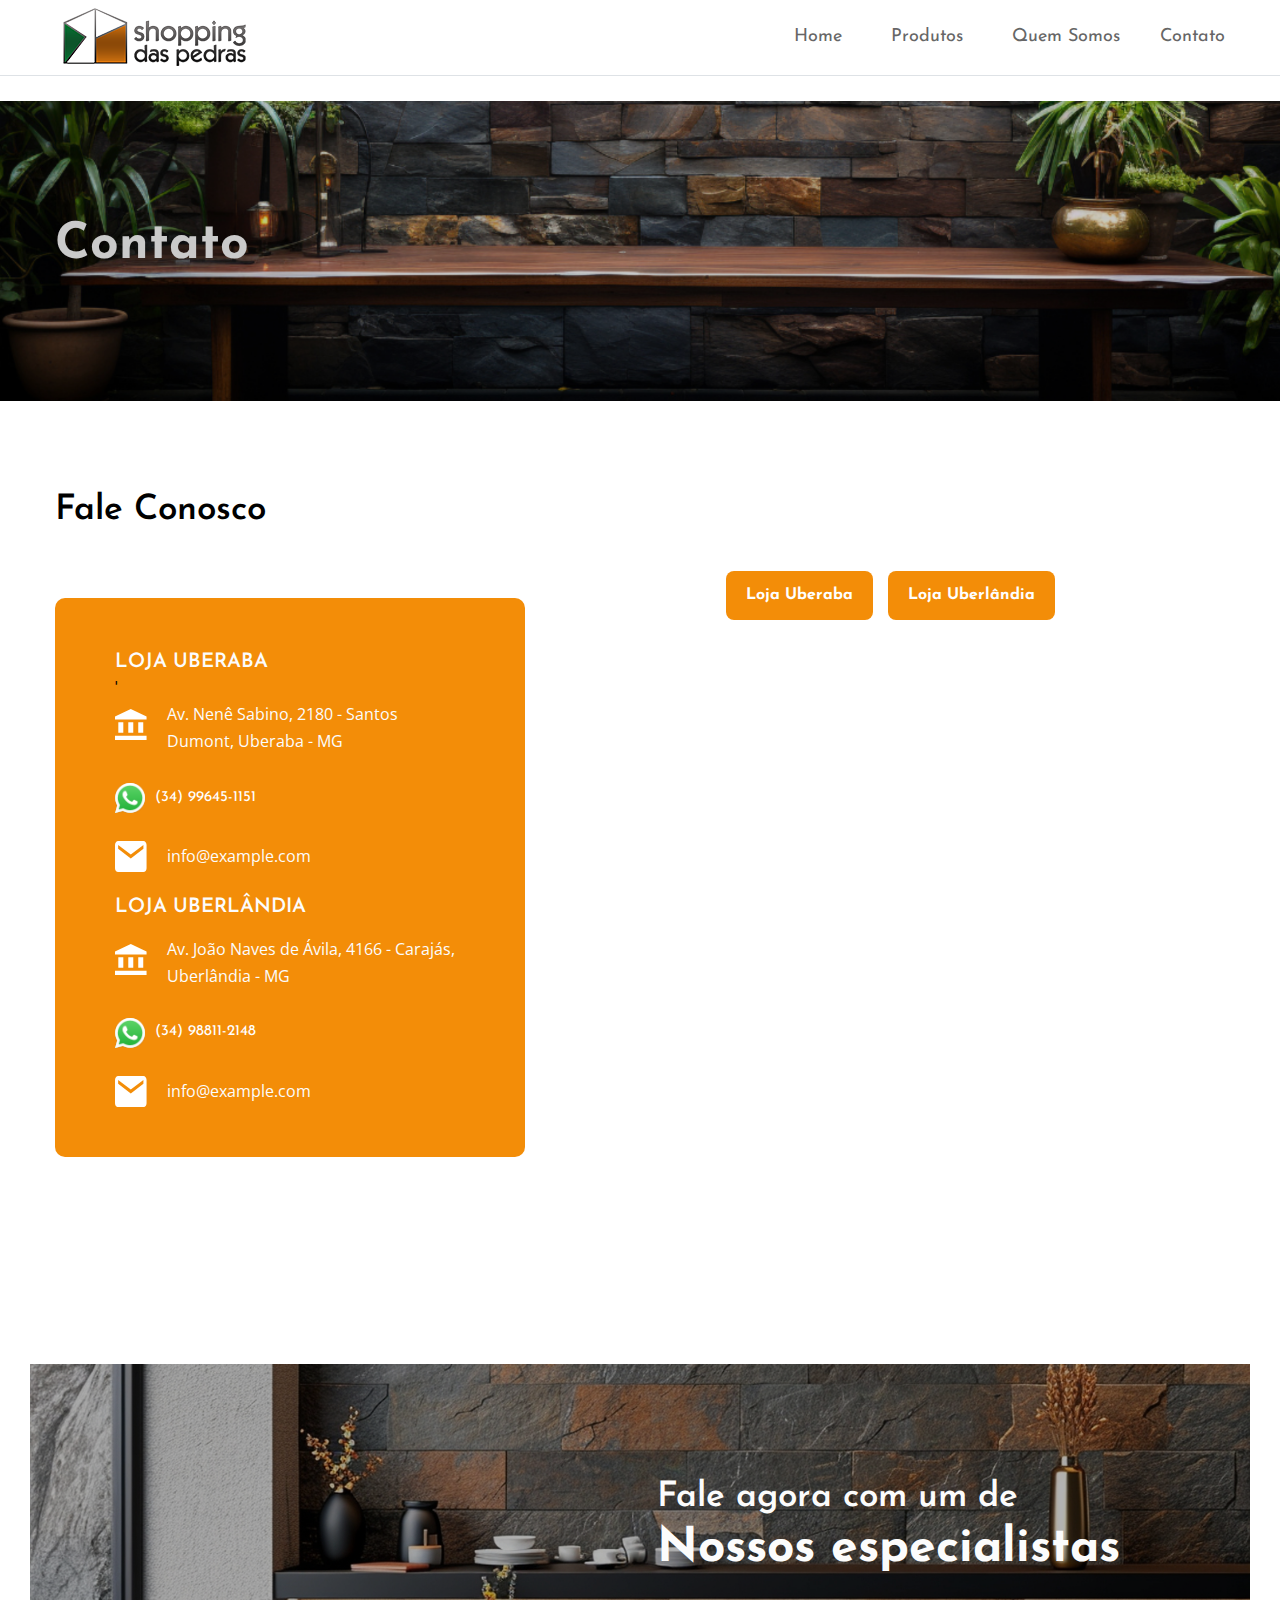
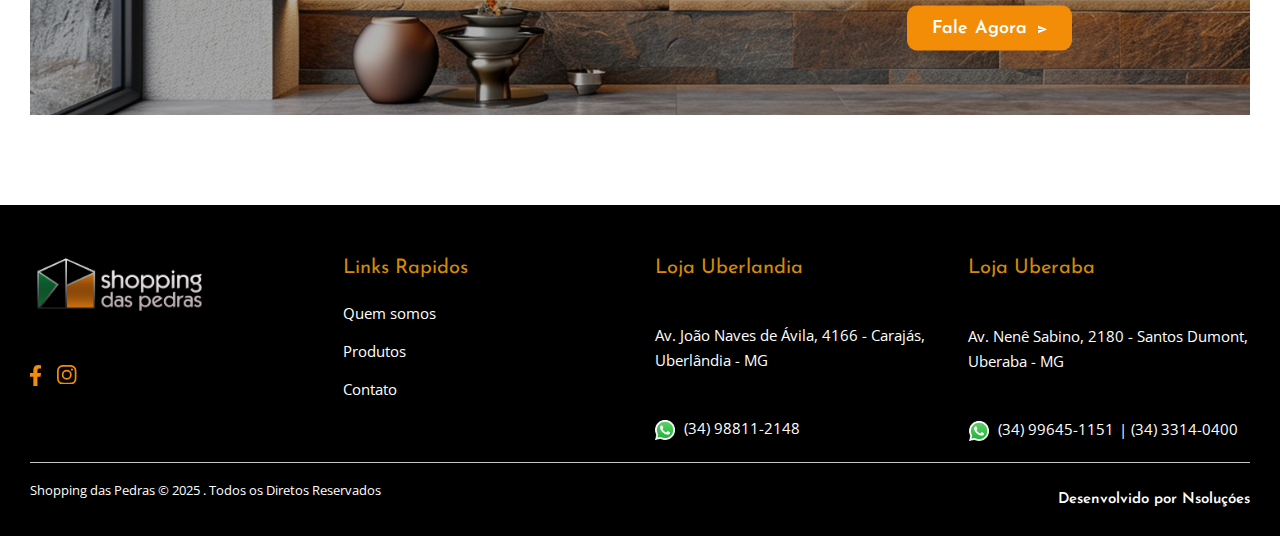
<file: furea/furea/contact.html>
<!doctype html>
<html lang="en">

<head>
  <meta charset="utf-8">
  <title>Furea - Contact Us</title>
  <meta name="description" content="Morden Bootstrap HTML5 Template">
  <meta name="viewport" content="width=device-width, initial-scale=1">
  <link rel="shortcut icon" type="image/x-icon" href="assets/img/favicon.ico">
    
   <!-- ======= All CSS Plugins here ======== -->
  <link rel="stylesheet" href="assets/css/plugins/swiper-bundle.min.css">
  <link rel="stylesheet" href="assets/css/plugins/glightbox.min.css">
  <link href="https://fonts.googleapis.com/css2?family=Josefin+Sans:ital,wght@0,300;0,400;0,500;0,600;0,700;1,300;1,400;1,500;1,600;1,700&family=Open+Sans:ital,wght@0,300;0,400;0,500;0,600;0,700;0,800;1,300;1,400;1,500;1,600;1,700;1,800&display=swap" rel="stylesheet">
  
  <!-- Plugin css -->
  <link rel="stylesheet" href="assets/css/vendor/bootstrap.min.css">
  
  <!-- Custom Style CSS -->
  <link rel="stylesheet" href="assets/css/style.css">
</head>

<body>
    <!-- Start header area -->
    <header class="header__section header__others border-bottom header__transparent mb-30">

        <div class="main__header header__sticky">
            <div class="container">
                <div class="main__header--inner position__relative d-flex justify-content-between align-items-center">
                    <div class="offcanvas__header--menu__open ">
                        <a class="offcanvas__header--menu__open--btn" href="javascript:void(0)">
                            <svg xmlns="http://www.w3.org/2000/svg" class="ionicon offcanvas__header--menu__open--svg" viewBox="0 0 512 512"><path fill="currentColor" stroke="currentColor" stroke-linecap="round" stroke-miterlimit="10" stroke-width="32" d="M80 160h352M80 256h352M80 352h352"/></svg>
                            <span class="visually-hidden">Offcanvas Menu Open</span>
                        </a>
                    </div>
                    <div class="main__logo">
                        <a class="main__logo--link" href="index.html"><img class="main__logo--img" src="assets/img/logo/Prancheta 1 copiar.png" alt="logo-img"></a>
                    </div>
                    <div class="header__menu d-none d-lg-block">
                        <nav class="header__menu--navigation">
                            <ul class="d-flex">
                                <li class="header__menu--items style3">
                                    <a class="header__menu--link" href="index.html">Home <span class="menu__plus--icon"></span></a>
                                    <ul class="header__sub--menu">
                                        <li class="header__sub--menu__items"><a href="index.html" class="header__sub--menu__link">Home One</a></li>
                                        <li class="header__sub--menu__items"><a href="index-2.html" class="header__sub--menu__link">Home Two</a></li>
                                        <li class="header__sub--menu__items"><a href="index-3.html" class="header__sub--menu__link">Home Three</a></li>
                                    </ul>
                                </li>
                                <li class="header__menu--items mega__menu--items style3">
                                    <a class="header__menu--link" href="shop.html">Produtos <span class="menu__plus--icon"></span></a>
                                    <ul class="header__mega--menu d-flex">
                                        <li class="header__mega--menu__li">
                                            <span class="header__mega--subtitle">Column One</span>
                                            <ul class="header__mega--sub__menu">
                                                <li class="header__mega--sub__menu_li"><a class="header__mega--sub__menu--title" href="shop.html">Shop Left Sidebar</a></li>
                                                <li class="header__mega--sub__menu_li"><a class="header__mega--sub__menu--title" href="shop-right-sidebar.html">Shop Right Sidebar</a></li>
                                                <li class="header__mega--sub__menu_li"><a class="header__mega--sub__menu--title" href="shop-grid.html">Shop Grid</a></li>
                                                <li class="header__mega--sub__menu_li"><a class="header__mega--sub__menu--title" href="shop-grid-list.html">Shop Grid List</a></li>
                                                <li class="header__mega--sub__menu_li"><a class="header__mega--sub__menu--title" href="shop-list.html">Shop List</a></li>
                                            </ul>
                                        </li>
                                        <li class="header__mega--menu__li">
                                            <span class="header__mega--subtitle">Column Two</span>
                                            <ul class="header__mega--sub__menu">
                                                <li class="header__mega--sub__menu_li"><a class="header__mega--sub__menu--title" href="product-details.html">Standard Product</a></li>
                                                <li class="header__mega--sub__menu_li"><a class="header__mega--sub__menu--title" href="product-variable.html">Video Product</a></li>
                                                <li class="header__mega--sub__menu_li"><a class="header__mega--sub__menu--title" href="product-variable.html">Variable Product</a></li>
                                                <li class="header__mega--sub__menu_li"><a class="header__mega--sub__menu--title" href="product-left-sidebar.html">Product Left Sidebar</a></li>
                                                <li class="header__mega--sub__menu_li"><a class="header__mega--sub__menu--title" href="product-gallery.html">Product Gallery</a></li>
                                            </ul>
                                        </li>
                                        <li class="header__mega--menu__li">
                                            <span class="header__mega--subtitle">Column Three</span>
                                            <ul class="header__mega--sub__menu">
                                                <li class="header__mega--sub__menu_li"><a class="header__mega--sub__menu--title" href="my-account.html">My Account</a></li>
                                                <li class="header__mega--sub__menu_li"><a class="header__mega--sub__menu--title" href="my-account-2.html">My Account 2</a></li>
                                                <li class="header__mega--sub__menu_li"><a class="header__mega--sub__menu--title" href="404.html">404 Page</a></li>
                                                <li class="header__mega--sub__menu_li"><a class="header__mega--sub__menu--title" href="login.html">Login Page</a></li>
                                                <li class="header__mega--sub__menu_li"><a class="header__mega--sub__menu--title" href="faq.html">Faq Page</a></li>
                                            </ul>
                                        </li>
                                        <li class="header__mega--menu__li">
                                            <span class="header__mega--subtitle">Column Four</span>
                                            <ul class="header__mega--sub__menu">
                                                <li class="header__mega--sub__menu_li"><a class="header__mega--sub__menu--title" href="compare.html">Compare Pages</a></li>
                                                <li class="header__mega--sub__menu_li"><a class="header__mega--sub__menu--title" href="cart.html">Cart Page</a></li>
                                                <li class="header__mega--sub__menu_li"><a class="header__mega--sub__menu--title" href="checkout.html">Checkout page</a></li>
                                                <li class="header__mega--sub__menu_li"><a class="header__mega--sub__menu--title" href="wishlist.html">Wishlist Page</a></li>
                                                <li class="header__mega--sub__menu_li"><a class="header__mega--sub__menu--title" href="404.html">Error Page</a></li>
                                            </ul>
                                        </li>
                                    </ul>
                                </li>
                                <li class="header__menu--items style3">
                                    <a class="header__menu--link" href="about.html">Quem Somos </a>  
                                </li>
                                <li class="header__menu--items style3">
                                    <a class="header__menu--link" href="contact.html">Contato </a>  
                                </li>
                            </ul>
                        </nav>
                    </div>

                </div>
            </div>
        </div>
        <!-- Start Offcanvas header menu -->
        <div class="offcanvas__header" tabindex="-1">
            <div class="offcanvas__inner">
                <div class="offcanvas__logo">
                    <a class="offcanvas__logo_link" href="index.html">
                        <img src="assets/img/logo/nav-log.webp" alt="Furea Logo">
                    </a>
                    <button class="offcanvas__close--btn" aria-label="offcanvas close btn">close</button>
                </div>
                <nav class="offcanvas__menu">
                    <ul class="offcanvas__menu_ul">
                        <li class="offcanvas__menu_li">
                            <a class="offcanvas__menu_item" href="index.html">Home</a>
                            <ul class="offcanvas__sub_menu">
                                <li class="offcanvas__sub_menu_li"><a href="index.html" class="offcanvas__sub_menu_item">Home One</a></li>
                                <li class="offcanvas__sub_menu_li"><a href="index-2.html" class="offcanvas__sub_menu_item">Home Two</a></li>
                                <li class="offcanvas__sub_menu_li"><a href="index-3.html" class="offcanvas__sub_menu_item">Home Three</a></li>
                            </ul>
                        </li>
                        <li class="offcanvas__menu_li">
                            <a class="offcanvas__menu_item" href="#">Produtos</a>
                            <ul class="offcanvas__sub_menu">
                                <li class="offcanvas__sub_menu_li">
                                    <a href="#" class="offcanvas__sub_menu_item">Column One</a>
                                    <ul class="offcanvas__sub_menu">
                                        <li class="offcanvas__sub_menu_li"><a class="offcanvas__sub_menu_item" href="shop.html">Shop Left Sidebar</a></li>
                                        <li class="offcanvas__sub_menu_li"><a class="offcanvas__sub_menu_item" href="shop-right-sidebar.html">Shop Right Sidebar</a></li>
                                        <li class="offcanvas__sub_menu_li"><a class="offcanvas__sub_menu_item" href="shop-grid.html">Shop Grid</a></li>
                                        <li class="offcanvas__sub_menu_li"><a class="offcanvas__sub_menu_item" href="shop-grid-list.html">Shop Grid List</a></li>
                                        <li class="offcanvas__sub_menu_li"><a class="offcanvas__sub_menu_item" href="shop-list.html">Shop List</a></li>
                                    </ul>
                                </li>
                                <li class="offcanvas__sub_menu_li">
                                    <a href="#" class="offcanvas__sub_menu_item">Column Two</a>
                                    <ul class="offcanvas__sub_menu">
                                        <li class="offcanvas__sub_menu_li"><a class="offcanvas__sub_menu_item" href="product-details.html">Standard Product</a></li>
                                        <li class="offcanvas__sub_menu_li"><a class="offcanvas__sub_menu_item" href="product-variable.html">Video Product</a></li>
                                        <li class="offcanvas__sub_menu_li"><a class="offcanvas__sub_menu_item" href="product-variable.html">Variable Product</a></li>
                                        <li class="offcanvas__sub_menu_li"><a class="offcanvas__sub_menu_item" href="product-left-sidebar.html">Product Left Sidebar</a></li>
                                        <li class="offcanvas__sub_menu_li"><a class="offcanvas__sub_menu_item" href="product-gallery.html">Product Gallery</a></li>
                                    </ul>
                                </li>
                                <li class="offcanvas__sub_menu_li">
                                    <a href="#" class="offcanvas__sub_menu_item">Column Three</a>
                                    <ul class="offcanvas__sub_menu">
                                        <li class="offcanvas__sub_menu_li"><a class="offcanvas__sub_menu_item" href="my-account.html">My Account</a></li>
                                        <li class="offcanvas__sub_menu_li"><a class="offcanvas__sub_menu_item" href="my-account-2.html">My Account 2</a></li>
                                        <li class="offcanvas__sub_menu_li"><a class="offcanvas__sub_menu_item" href="404.html">404 Page</a></li>
                                        <li class="offcanvas__sub_menu_li"><a class="offcanvas__sub_menu_item" href="login.html">Login Page</a></li>
                                        <li class="offcanvas__sub_menu_li"><a class="offcanvas__sub_menu_item" href="faq.html">Faq Page</a></li>
                                    </ul>
                                </li>
                                <li class="offcanvas__sub_menu_li">
                                    <a href="#" class="offcanvas__sub_menu_item">Column Four</a>
                                    <ul class="offcanvas__sub_menu">
                                        <li class="offcanvas__sub_menu_li"><a class="offcanvas__sub_menu_item" href="compare.html">Compare Pages</a></li>
                                        <li class="offcanvas__sub_menu_li"><a class="offcanvas__sub_menu_item" href="cart.html">Cart Page</a></li>
                                        <li class="offcanvas__sub_menu_li"><a class="offcanvas__sub_menu_item" href="checkout.html">Checkout page</a></li>
                                        <li class="offcanvas__sub_menu_li"><a class="offcanvas__sub_menu_item" href="wishlist.html">Wishlist Page</a></li>
                                        <li class="offcanvas__sub_menu_li"><a class="offcanvas__sub_menu_item" href="404.html">Error Page</a></li>
                                    </ul>
                                </li>
                            </ul>
                        </li>
                        <li class="offcanvas__menu_li"><a class="offcanvas__menu_item" href="about.html">Quem Somos</a></li>
                        <li class="offcanvas__menu_li"><a class="offcanvas__menu_item" href="contact.html">Contato</a></li>
                    </ul>
                </nav>
            </div>
        </div>
    </header>
    <!-- End header area -->

    <main class="main__content_wrapper">
        
        <!-- Start breadcrumb section -->
        <section class="breadcrumb__section breadcrumb__bg1">
            <div class="container">
                <div class="row row-cols-1">
                    <div class="col">
                        <div class="breadcrumb__content">
                            <h1 class="breadcrumb__content--title text-white mb-10">Contato</h1>
                        </div>
                    </div>
                </div>
            </div>
        </section>
        <!-- End breadcrumb section -->

        <!-- Start contact section -->
        <section class="contact__section section--padding">
            <div class="container">
                <div class="section__heading mb-40">
                    <h2 class="section__heading--maintitle contact__section--hrading mb-10">Fale Conosco</h2>
                </div>
                <div class="main__contact--area">
                    <div class="row align-items-center row-md-reverse">
                        <div class="col-lg-5">
                            <div class="contact__info border-radius-10">
                                <div class="contact__info--items">
                                    <h2 class="contact__info--content__title text-white mb-15">LOJA UBERABA</h2>
                                    '<div class="contact__info--items__inner d-flex">
                                        <div class="contact__info--icon">
                                            <svg xmlns="http://www.w3.org/2000/svg" width="31.57" height="31.13" viewBox="0 0 31.57 31.13">
                                                <path id="ic_account_balance_24px" d="M5.323,14.341V24.718h4.985V14.341Zm9.969,0V24.718h4.985V14.341ZM2,32.13H33.57V27.683H2ZM25.262,14.341V24.718h4.985V14.341ZM17.785,1,2,8.412v2.965H33.57V8.412Z" transform="translate(-2 -1)" fill="currentColor"/>
                                            </svg> 
                                        </div>
                                        <div class="contact__info--content">
                                            <p class="contact__info--content__desc text-white">Av. Nenê Sabino, 2180 - Santos Dumont, Uberaba - MG</p> 
                                        </div>
                                    </div>
                                </div>
                                <div class="contact__info--items">
                                <div class="contact__info--items__inner d-flex">
                                    <div class="contact__info--icon">
                                        <a2 href="https://wa.me/5534996451151" target="_blank">
                                            <img src="assets/img/icone wh.png" alt="WhatsApp" style="width: 30px; margin-right: 5px;">
                                            (34) 99645-1151
                                        </a2>
                                    </div>
                                </div>
                                </div>
                                <div class="contact__info--items">
                                    <div class="contact__info--items__inner d-flex">
                                        <div class="contact__info--icon">
                                            <svg xmlns="http://www.w3.org/2000/svg" width="31.57" height="31.13" viewBox="0 0 31.57 31.13">
                                                <path id="ic_email_24px" d="M30.413,4H5.157C3.421,4,2.016,5.751,2.016,7.891L2,31.239c0,2.14,1.421,3.891,3.157,3.891H30.413c1.736,0,3.157-1.751,3.157-3.891V7.891C33.57,5.751,32.149,4,30.413,4Zm0,7.783L17.785,21.511,5.157,11.783V7.891l12.628,9.728L30.413,7.891Z" transform="translate(-2 -4)" fill="currentColor"/>
                                            </svg>  
                                        </div>
                                        <div class="contact__info--content">
                                            <p class="contact__info--content__desc text-white" style="margin-top:10px;"> <a href="mailto:info@example.com"> info@example.com</a>
                                        </div>
                                    </div>
                                </div>
                                <div class="contact__info--items">
                                    <h2 class="contact__info--content__title text-white mb-15" style="margin-bottom: 15px; margin-top: 20px;">LOJA UBERLÂNDIA</h2>
                                    <div class="contact__info--items__inner d-flex">
                                        <div class="contact__info--icon">
                                            <svg xmlns="http://www.w3.org/2000/svg" width="31.57" height="31.13" viewBox="0 0 31.57 31.13">
                                                <path id="ic_account_balance_24px" d="M5.323,14.341V24.718h4.985V14.341Zm9.969,0V24.718h4.985V14.341ZM2,32.13H33.57V27.683H2ZM25.262,14.341V24.718h4.985V14.341ZM17.785,1,2,8.412v2.965H33.57V8.412Z" transform="translate(-2 -1)" fill="currentColor"/>
                                            </svg> 
                                        </div>
                                        <div class="contact__info--content">
                                            <p class="contact__info--content__desc text-white">Av. João Naves de Ávila, 4166 - Carajás, Uberlândia - MG</p> 
                                        </div>
                                    </div>
                                </div>
                                <div class="contact__info--items">
                                    <div class="contact__info--items__inner d-flex">
                                        <div class="contact__info--icon">
                                            <a2 href="https://wa.me/5534988112148" target="_blank">
                                                <img src="assets/img/icone wh.png" alt="WhatsApp" style="width: 30px; margin-right: 5px;">
                                                (34) 98811-2148
                                            </a2>
                                        </div>
                                    </div>
                                </div>
                                <div class="contact__info--items">
                                    <div class="contact__info--items__inner d-flex">
                                        <div class="contact__info--icon">
                                            <svg xmlns="http://www.w3.org/2000/svg" width="31.57" height="31.13" viewBox="0 0 31.57 31.13">
                                                <path id="ic_email_24px" d="M30.413,4H5.157C3.421,4,2.016,5.751,2.016,7.891L2,31.239c0,2.14,1.421,3.891,3.157,3.891H30.413c1.736,0,3.157-1.751,3.157-3.891V7.891C33.57,5.751,32.149,4,30.413,4Zm0,7.783L17.785,21.511,5.157,11.783V7.891l12.628,9.728L30.413,7.891Z" transform="translate(-2 -4)" fill="currentColor"/>
                                            </svg>  
                                        </div>
                                        <div class="contact__info--content">
                                            <p class="contact__info--content__desc text-white" style="margin-top:10px;"> <a href="mailto:info@example.com"> info@example.com</a>
                                        </div>
                                    </div>
                                </div>
                            </div>
                        </div>
                        <div class="col-lg-7">
                            <div class="contact__map--area section--padding pt-0">
                                <!-- Botões acima do mapa -->
                                <div class="map-buttons">
                                    <button class="location-btn" onclick="changeMap('uberaba')">Loja Uberaba</button>
                                    <button class="location-btn" onclick="changeMap('uberlandia')">Loja Uberlândia</button>
                                </div>
                                <!-- Mapa -->
                                <div class="map-container">
                                    <iframe id="mapFrame" 
                                        src="https://www.google.com/maps/embed?pb=!1m18!1m12!1m3!1d3754.838329074531!2d-47.9641131!3d-19.762022299999995!2m3!1f0!2f0!3f0!3m2!1i1024!2i768!4f13.1!3m3!1m2!1s0x94bad101d09bac6f%3A0x518d503952f85a0a!2sShopping%20das%20Pedras!5e0!3m2!1spt-PT!2sbr!4v1741788793007!5m2!1spt-PT!2sbr" 
                                        width="100%" height="450" style="border:0;" 
                                        allowfullscreen loading="lazy">
                                    </iframe>
                                </div>
                            </div>
                        </div>
                    </div>
                </div>
            </div>
        </section>
        <!-- End contact section -->
       
        <!-- Start Newsletter banner section -->
       <section class="newsletter__banner--section section--padding">
        <div class="container-fluid">
            <div class="newsletter__banner--thumbnail position__relative">
                <img class="newsletter__banner--thumbnail__img display-block" src="assets/img/banner/banner-bg2.jpg" alt="newsletter-banner">
                <div class="newsletter__content newsletter__subscribe">
                    <h2 class="newsletter__content--subtitle text-white">Fale agora com um de</h2>
                    <h1 class="newsletter__content--title text-white h1 mb-25">Nossos especialistas </h1>
                    <form class="newsletter__subscribe--form position__relative" action="#">
                        <button class="newsletter__subscribe--button primary__btn" type="submit">Fale Agora
                            <svg class="newsletter__subscribe--button__icon" xmlns="http://www.w3.org/2000/svg" width="9.159" height="7.85" viewBox="0 0 9.159 7.85">
                                <path  data-name="Icon material-send" d="M3,12.35l9.154-3.925L3,4.5,3,7.553l6.542.872L3,9.3Z" transform="translate(-3 -4.5)" fill="currentColor"/>
                            </svg>
                        </button>
                    </form>   
                </div>
            </div>
        </div>
    </section>
        <!-- End Newsletter banner section -->

    </main>

    <footer class="footer__section footer__bg">
        <div class="container-fluid">
            <div class="main__footer">
                <div class="row">
                    <div class="col-lg-3 col-md-6">
                        <div class="footer__widget">
                            <h2 class="footer__widget--title sm__footer--widget__bock">About Us <button class="footer__widget--button" aria-label="footer widget button"></button>
                                <svg class="footer__widget--title__arrowdown--icon" xmlns="http://www.w3.org/2000/svg" width="12.355" height="8.394" viewBox="0 0 10.355 6.394">
                                    <path  d="M15.138,8.59l-3.961,3.952L7.217,8.59,6,9.807l5.178,5.178,5.178-5.178Z" transform="translate(-6 -8.59)" fill="currentColor"></path>
                                </svg>
                            </h2>
                            <div class="footer__widget--inner">
                                <a class="footer__logo" href="index.html" style="width: 180px;"><img src="assets/img/logo/logo-fundoclaro3-1.png" alt="footer-logo"></a>
                                <div class="footer__social">
                                    <ul class="social__shear d-flex">
                                        <li class="social__shear--list">
                                            <a class="social__shear--list__icon" target="_blank" href="https://www.facebook.com/shoppingdaspedrasuberaba">
                                                <svg xmlns="http://www.w3.org/2000/svg" width="11.239" height="20.984" viewBox="0 0 11.239 20.984">
                                                    <path id="Icon_awesome-facebook-f" data-name="Icon awesome-facebook-f" d="M11.575,11.8l.583-3.8H8.514V5.542A1.9,1.9,0,0,1,10.655,3.49h1.657V.257A20.2,20.2,0,0,0,9.371,0c-3,0-4.962,1.819-4.962,5.112V8.006H1.073v3.8H4.409v9.181H8.514V11.8Z" transform="translate(-1.073)" fill="currentColor"/>
                                                </svg>
                                                <span class="visually-hidden">Facebook</span>
                                            </a>
                                        </li>
                                        <li class="social__shear--list">
                                            <a class="social__shear--list__icon" target="_blank" href="https://www.instagram.com/shoppingdaspedrasuberaba/">
                                                <svg xmlns="http://www.w3.org/2000/svg" width="19.497" height="19.492" viewBox="0 0 19.497 19.492">
                                                    <path id="Icon_awesome-instagram" data-name="Icon awesome-instagram" d="M9.747,6.24a5,5,0,1,0,5,5A4.99,4.99,0,0,0,9.747,6.24Zm0,8.247A3.249,3.249,0,1,1,13,11.238a3.255,3.255,0,0,1-3.249,3.249Zm6.368-8.451A1.166,1.166,0,1,1,14.949,4.87,1.163,1.163,0,0,1,16.115,6.036Zm3.31,1.183A5.769,5.769,0,0,0,17.85,3.135,5.807,5.807,0,0,0,13.766,1.56c-1.609-.091-6.433-.091-8.042,0A5.8,5.8,0,0,0,1.64,3.13,5.788,5.788,0,0,0,.065,7.215c-.091,1.609-.091,6.433,0,8.042A5.769,5.769,0,0,0,1.64,19.341a5.814,5.814,0,0,0,4.084,1.575c1.609.091,6.433.091,8.042,0a5.769,5.769,0,0,0,4.084-1.575,5.807,5.807,0,0,0,1.575-4.084c.091-1.609.091-6.429,0-8.038Zm-2.079,9.765a3.289,3.289,0,0,1-1.853,1.853c-1.283.509-4.328.391-5.746.391S5.28,19.341,4,18.837a3.289,3.289,0,0,1-1.853-1.853c-.509-1.283-.391-4.328-.391-5.746s-.113-4.467.391-5.746A3.289,3.289,0,0,1,4,3.639c1.283-.509,4.328-.391,5.746-.391s4.467-.113,5.746.391a3.289,3.289,0,0,1,1.853,1.853c.509,1.283.391,4.328.391,5.746S17.855,15.705,17.346,16.984Z" transform="translate(0.004 -1.492)" fill="currentColor"/>
                                                </svg>
                                                <span class="visually-hidden">Instagram</span>
                                            </a>
                                        </li>
                                    </ul>
                                </div>
                            </div>
                        </div>
                    </div>
                    <div class="col-lg-3 col-md-6">
                        <div class="footer__widget">
                            <h2 class="footer__widget--title" style="color: #d48b04">Links Rapidos <button class="footer__widget--button" aria-label="footer widget button"></button>
                                <svg class="footer__widget--title__arrowdown--icon" xmlns="http://www.w3.org/2000/svg" width="12.355" height="8.394" viewBox="0 0 10.355 6.394">
                                    <path  d="M15.138,8.59l-3.961,3.952L7.217,8.59,6,9.807l5.178,5.178,5.178-5.178Z" transform="translate(-6 -8.59)" fill="currentColor"></path>
                                </svg>
                            </h2>
                            <ul class="footer__widget--menu footer__widget--inner">
                                <li class="footer__widget--menu__list"><a class="footer__widget--menu__text" href="about.html">Quem somos</a></li>
                                <li class="footer__widget--menu__list"><a class="footer__widget--menu__text" href="wishlist.html">Produtos</a></li>
                                <li class="footer__widget--menu__list"><a class="footer__widget--menu__text" href="contact.html">Contato</a></li>
                            </ul>
                        </div>
                    </div>
                    
                    <div class="col-lg-3 col-md-6">
                        <div class="footer__widget">
                            <h2 class="footer__widget--title" style="color: #d48b04">Loja Uberlandia
                                <button class="footer__widget--button" aria-label="footer widget button"></button>
                                <svg class="footer__widget--title__arrowdown--icon" xmlns="http://www.w3.org/2000/svg" width="12.355" height="8.394" viewBox="0 0 10.355 6.394">
                                    <path d="M15.138,8.59l-3.961,3.952L7.217,8.59,6,9.807l5.178,5.178,5.178-5.178Z" transform="translate(-6 -8.59)" fill="currentColor"></path>
                                </svg>
                            </h2>
                            <div class="footer__contact footer__widget--inner">
                                <p class="footer__contact--desc"><strong></strong><br>  Av. João Naves de Ávila, 4166 - Carajás, Uberlândia - MG</p>
                                <p class="footer__contact--desc">
                                    <strong></strong><br>
                                    <a href="https://wa.me/5534988112148" target="_blank">
                                        <img src="assets/img/icone wh.png" alt="WhatsApp" style="width: 20px; margin-right: 5px;">
                                        (34) 98811-2148
                                    </a> 
                                </p>
                            </div>
                        </div>
                    </div>
                
                    
                    <div class="col-lg-3 col-md-6">
                        <div class="footer__widget">
                            <h2 class="footer__widget--title " style="color: #d48b04">Loja Uberaba
                                <button class="footer__widget--button" aria-label="footer widget button"></button>
                                <svg class="footer__widget--title__arrowdown--icon" xmlns="http://www.w3.org/2000/svg" width="12.355" height="8.394" viewBox="0 0 10.355 6.394">
                                    <path d="M15.138,8.59l-3.961,3.952L7.217,8.59,6,9.807l5.178,5.178,5.178-5.178Z" transform="translate(-6 -8.59)" fill="currentColor"></path>
                                </svg>
                            </h2>
                            <div class="footer__contact footer__widget--inner">
                                <p class="footer__contact--desc" style="padding-top: 1px;"><strong></strong><br> Av. Nenê Sabino, 2180 - Santos Dumont, Uberaba - MG</p>
                                <p class="footer__contact--desc">
                                    <strong></strong><br>
                                    <a href="https://wa.me/5534996451151" target="_blank" style="margin-inline: 1px; text-decoration: none;">
                                        <img src="assets/img/icone wh.png" alt="WhatsApp" style="width: 20px; margin-right: 5px; ">
                                        (34) 99645-1151
                                    </a> |
                                    <a>
                                        (34) 3314-0400
                                    </a>
                                </p>
                            </div>
                        </div>
                    </div>
                
                </div>
            </div>
            <div class="footer__bottom d-flex justify-content-between align-items-center">
                <p class="copyright__content">Shopping das Pedras © 2025 . Todos os Diretos Reservados</p>
                <div class="footer__payment text-right">
                    <a class="copyright__content--link" href="https://nsolucoestech.com.br/" target="_blank">Desenvolvido por Nsoluçóes</a>
                </div>
            </div>
        </div>
    </footer> 

    <!-- Scroll top bar -->
    <button id="scroll__top"><svg xmlns="http://www.w3.org/2000/svg" class="ionicon" viewBox="0 0 512 512"><path fill="none" stroke="currentColor" stroke-linecap="round" stroke-linejoin="round" stroke-width="48" d="M112 244l144-144 144 144M256 120v292"/></svg></button>

    
  <!-- All Script JS Plugins here  -->
  <script src="assets/js/vendor/popper.js" defer="defer"></script>
  <script src="assets/js/vendor/bootstrap.min.js" defer="defer"></script>
  <script src="assets/js/plugins/swiper-bundle.min.js" defer="defer"></script>
  <script src="assets/js/plugins/glightbox.min.js" defer="defer"></script>

  <!-- Customscript js -->
  <script src="assets/js/script.js" defer="defer"></script>
  <script>
    function changeMap(location) {
        var mapFrame = document.getElementById("mapFrame");

        var uberabaMap = "https://www.google.com/maps/embed?pb=!1m18!1m12!1m3!1d3754.838329074531!2d-47.9641131!3d-19.762022299999995!2m3!1f0!2f0!3f0!3m2!1i1024!2i768!4f13.1!3m3!1m2!1s0x94bad101d09bac6f%3A0x518d503952f85a0a!2sShopping%20das%20Pedras!5e0!3m2!1spt-PT!2sbr!4v1741788793007!5m2!1spt-PT!2sbr";
        
        var uberlandiaMap = "https://www.google.com/maps/embed?pb=!1m18!1m12!1m3!1d3795.9430913963895!2d-48.27902612363628!3d-18.918963682206668!2m3!1f0!2f0!3f0!3m2!1i1024!2i768!4f13.1!3m3!1m2!1s0x94a44523b7e3f3d1%3A0x8351ed815263df32!2sAv.%20Jo%C3%A3o%20Naves%20de%20%C3%81vila%2C%204166%20-%20Caraj%C3%A1s%2C%20Uberl%C3%A2ndia%20-%20MG%2C%2038408-204!5e0!3m2!1spt-BR!2sbr!4v1741789851234!5m2!1spt-BR!2sbr";

        mapFrame.src = location === "uberaba" ? uberabaMap : uberlandiaMap;
    }
</script>
  
  
</body>
</html>
</file>
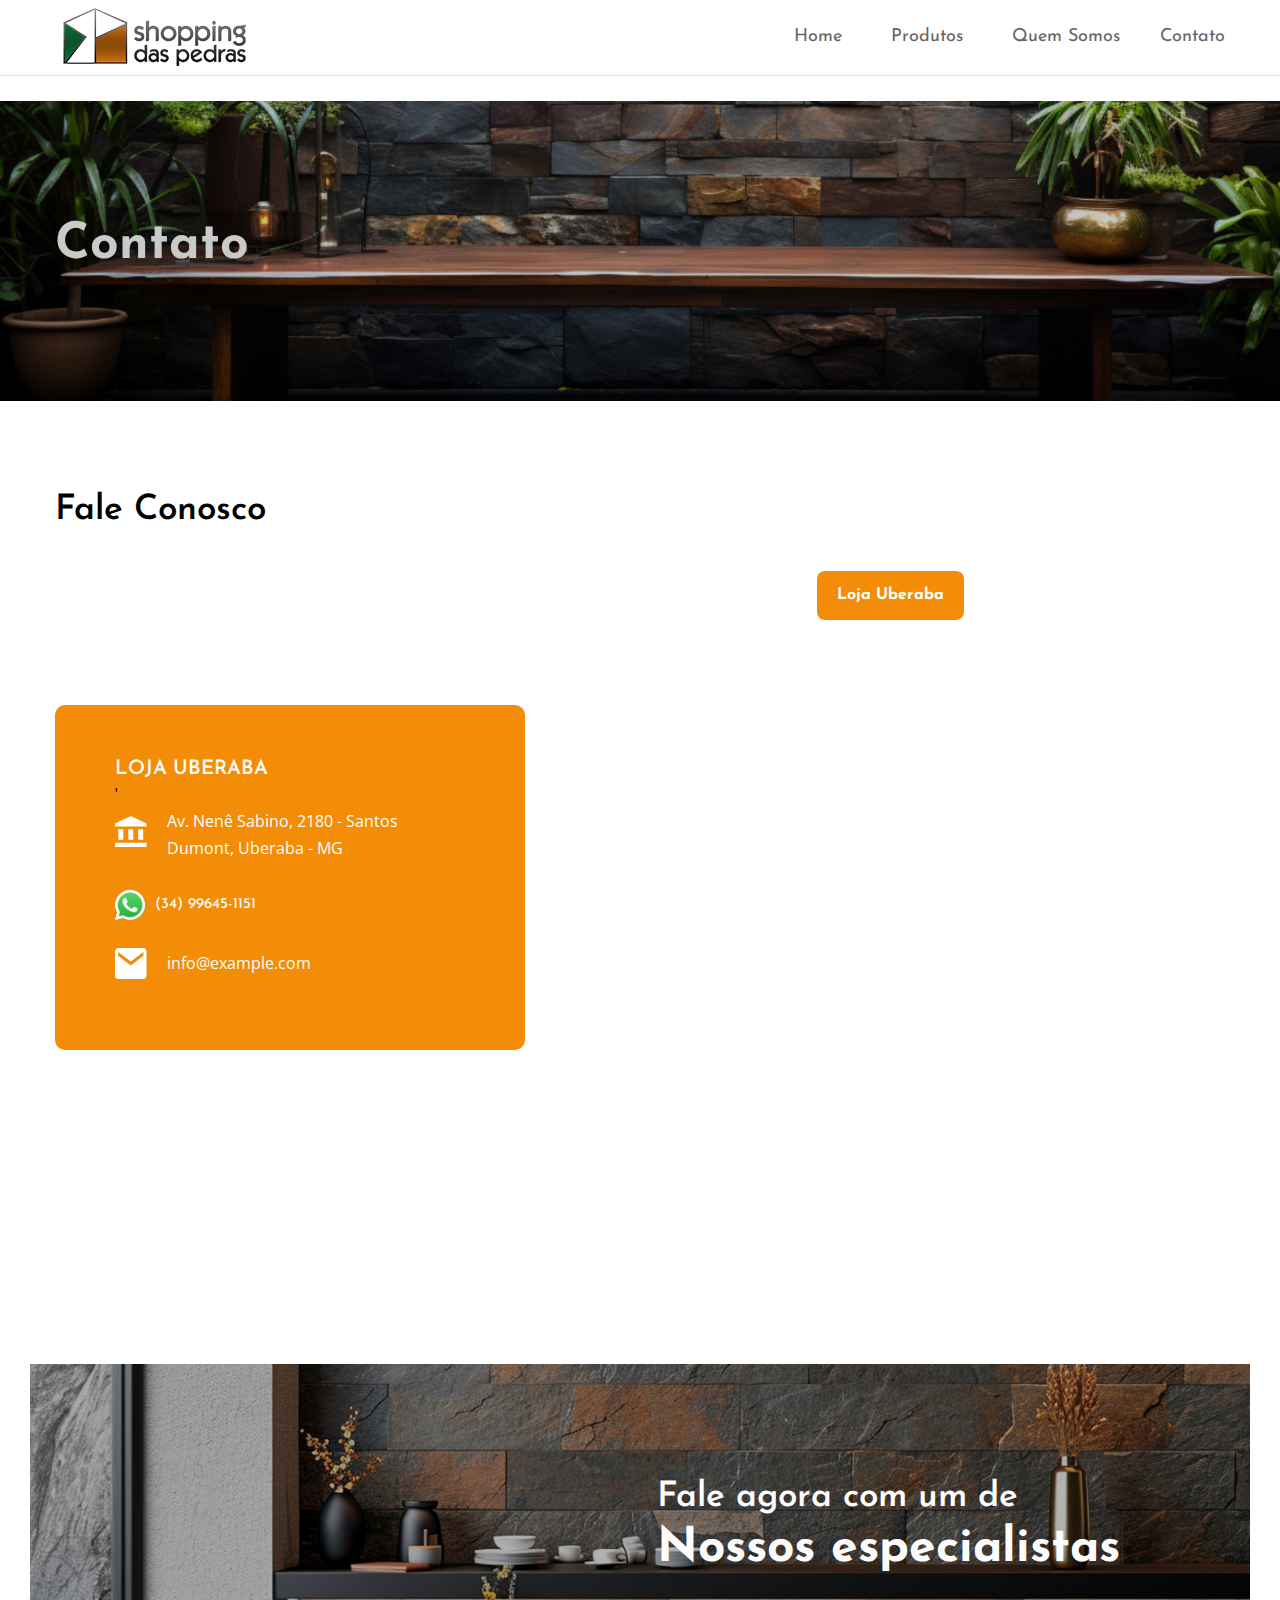
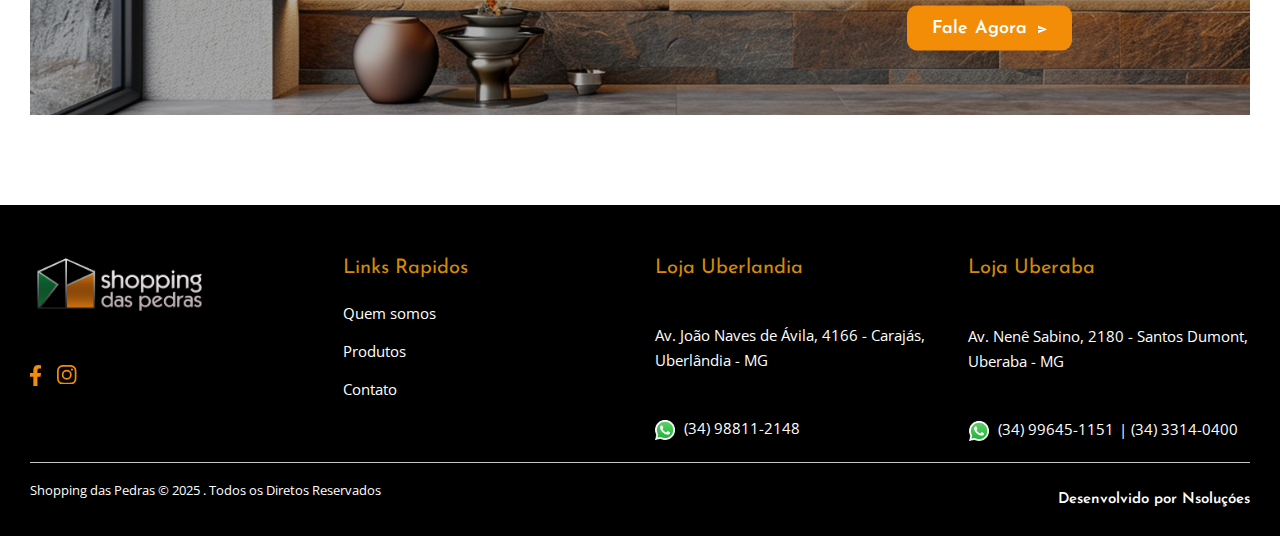
<file: furea/furea/contato1.html>
<!doctype html>
<html lang="en">

<head>
  <meta charset="utf-8">
  <title>Shopping das Pedras - Contato</title>
  <meta name="description" content="Morden Bootstrap HTML5 Template">
  <meta name="viewport" content="width=device-width, initial-scale=1">
  <link rel="shortcut icon" type="image/x-icon" href="assets/img/favicon.png">
    
   <!-- ======= All CSS Plugins here ======== -->
  <link rel="stylesheet" href="assets/css/plugins/swiper-bundle.min.css">
  <link rel="stylesheet" href="assets/css/plugins/glightbox.min.css">
  <link href="https://fonts.googleapis.com/css2?family=Josefin+Sans:ital,wght@0,300;0,400;0,500;0,600;0,700;1,300;1,400;1,500;1,600;1,700&family=Open+Sans:ital,wght@0,300;0,400;0,500;0,600;0,700;0,800;1,300;1,400;1,500;1,600;1,700;1,800&display=swap" rel="stylesheet">
  
  <!-- Plugin css -->
  <link rel="stylesheet" href="assets/css/vendor/bootstrap.min.css">
  
  <!-- Custom Style CSS -->
  <link rel="stylesheet" href="assets/css/style.css">
</head>

<body>
    <!-- Start header area -->
    <header class="header__section header__others border-bottom header__transparent mb-30">

        <div class="main__header header__sticky">
            <div class="container">
                <div class="main__header--inner position__relative d-flex justify-content-between align-items-center">
                    <div class="offcanvas__header--menu__open ">
                        <a class="offcanvas__header--menu__open--btn" href="javascript:void(0)">
                            <svg xmlns="http://www.w3.org/2000/svg" class="ionicon offcanvas__header--menu__open--svg" viewBox="0 0 512 512"><path fill="currentColor" stroke="currentColor" stroke-linecap="round" stroke-miterlimit="10" stroke-width="32" d="M80 160h352M80 256h352M80 352h352"/></svg>
                            <span class="visually-hidden">Offcanvas Menu Open</span>
                        </a>
                    </div>
                    <div class="main__logo">
                        <a class="main__logo--link" href="index.html"><img class="main__logo--img" src="assets/img/logo/Prancheta 1 copiar.png" alt="logo-img"></a>
                    </div>
                    <div class="header__menu d-none d-lg-block">
                        <nav class="header__menu--navigation">
                            <ul class="d-flex">
                                <li class="header__menu--items style3">
                                    <a class="header__menu--link" href="index.html">Home <span class="menu__plus--icon"></span></a>
                                    <ul class="header__sub--menu">
                                        <li class="header__sub--menu__items"><a href="index.html" class="header__sub--menu__link">Home One</a></li>
                                        <li class="header__sub--menu__items"><a href="index-2.html" class="header__sub--menu__link">Home Two</a></li>
                                        <li class="header__sub--menu__items"><a href="index-3.html" class="header__sub--menu__link">Home Three</a></li>
                                    </ul>
                                </li>
                                <li class="header__menu--items mega__menu--items style3">
                                    <a class="header__menu--link" href="shop.html">Produtos <span class="menu__plus--icon"></span></a>
                                    <ul class="header__mega--menu d-flex">
                                        <li class="header__mega--menu__li">
                                            <span class="header__mega--subtitle">Column One</span>
                                            <ul class="header__mega--sub__menu">
                                                <li class="header__mega--sub__menu_li"><a class="header__mega--sub__menu--title" href="shop.html">Shop Left Sidebar</a></li>
                                                <li class="header__mega--sub__menu_li"><a class="header__mega--sub__menu--title" href="shop-right-sidebar.html">Shop Right Sidebar</a></li>
                                                <li class="header__mega--sub__menu_li"><a class="header__mega--sub__menu--title" href="shop-grid.html">Shop Grid</a></li>
                                                <li class="header__mega--sub__menu_li"><a class="header__mega--sub__menu--title" href="shop-grid-list.html">Shop Grid List</a></li>
                                                <li class="header__mega--sub__menu_li"><a class="header__mega--sub__menu--title" href="shop-list.html">Shop List</a></li>
                                            </ul>
                                        </li>
                                        <li class="header__mega--menu__li">
                                            <span class="header__mega--subtitle">Column Two</span>
                                            <ul class="header__mega--sub__menu">
                                                <li class="header__mega--sub__menu_li"><a class="header__mega--sub__menu--title" href="product-details.html">Standard Product</a></li>
                                                <li class="header__mega--sub__menu_li"><a class="header__mega--sub__menu--title" href="product-variable.html">Video Product</a></li>
                                                <li class="header__mega--sub__menu_li"><a class="header__mega--sub__menu--title" href="product-variable.html">Variable Product</a></li>
                                                <li class="header__mega--sub__menu_li"><a class="header__mega--sub__menu--title" href="product-left-sidebar.html">Product Left Sidebar</a></li>
                                                <li class="header__mega--sub__menu_li"><a class="header__mega--sub__menu--title" href="product-gallery.html">Product Gallery</a></li>
                                            </ul>
                                        </li>
                                        <li class="header__mega--menu__li">
                                            <span class="header__mega--subtitle">Column Three</span>
                                            <ul class="header__mega--sub__menu">
                                                <li class="header__mega--sub__menu_li"><a class="header__mega--sub__menu--title" href="my-account.html">My Account</a></li>
                                                <li class="header__mega--sub__menu_li"><a class="header__mega--sub__menu--title" href="my-account-2.html">My Account 2</a></li>
                                                <li class="header__mega--sub__menu_li"><a class="header__mega--sub__menu--title" href="404.html">404 Page</a></li>
                                                <li class="header__mega--sub__menu_li"><a class="header__mega--sub__menu--title" href="login.html">Login Page</a></li>
                                                <li class="header__mega--sub__menu_li"><a class="header__mega--sub__menu--title" href="faq.html">Faq Page</a></li>
                                            </ul>
                                        </li>
                                        <li class="header__mega--menu__li">
                                            <span class="header__mega--subtitle">Column Four</span>
                                            <ul class="header__mega--sub__menu">
                                                <li class="header__mega--sub__menu_li"><a class="header__mega--sub__menu--title" href="compare.html">Compare Pages</a></li>
                                                <li class="header__mega--sub__menu_li"><a class="header__mega--sub__menu--title" href="cart.html">Cart Page</a></li>
                                                <li class="header__mega--sub__menu_li"><a class="header__mega--sub__menu--title" href="checkout.html">Checkout page</a></li>
                                                <li class="header__mega--sub__menu_li"><a class="header__mega--sub__menu--title" href="wishlist.html">Wishlist Page</a></li>
                                                <li class="header__mega--sub__menu_li"><a class="header__mega--sub__menu--title" href="404.html">Error Page</a></li>
                                            </ul>
                                        </li>
                                    </ul>
                                </li>
                                <li class="header__menu--items style3">
                                    <a class="header__menu--link" href="about.html">Quem Somos </a>  
                                </li>
                                <li class="header__menu--items style3">
                                    <a class="header__menu--link" href="contact.html">Contato </a>  
                                </li>
                            </ul>
                        </nav>
                    </div>

                </div>
            </div>
        </div>
        <!-- Start Offcanvas header menu -->
        <div class="offcanvas__header" tabindex="-1">
            <div class="offcanvas__inner">
                <div class="offcanvas__logo">
                    <a class="offcanvas__logo_link" href="index.html">
                        <img src="assets/img/logo/nav-log.webp" alt="Furea Logo">
                    </a>
                    <button class="offcanvas__close--btn" aria-label="offcanvas close btn">close</button>
                </div>
                <nav class="offcanvas__menu">
                    <ul class="offcanvas__menu_ul">
                        <li class="offcanvas__menu_li">
                            <a class="offcanvas__menu_item" href="index.html">Home</a>
                            <ul class="offcanvas__sub_menu">
                                <li class="offcanvas__sub_menu_li"><a href="index.html" class="offcanvas__sub_menu_item">Home One</a></li>
                                <li class="offcanvas__sub_menu_li"><a href="index-2.html" class="offcanvas__sub_menu_item">Home Two</a></li>
                                <li class="offcanvas__sub_menu_li"><a href="index-3.html" class="offcanvas__sub_menu_item">Home Three</a></li>
                            </ul>
                        </li>
                        <li class="offcanvas__menu_li">
                            <a class="offcanvas__menu_item" href="#">Produtos</a>
                            <ul class="offcanvas__sub_menu">
                                <li class="offcanvas__sub_menu_li">
                                    <a href="#" class="offcanvas__sub_menu_item">Column One</a>
                                    <ul class="offcanvas__sub_menu">
                                        <li class="offcanvas__sub_menu_li"><a class="offcanvas__sub_menu_item" href="shop.html">Shop Left Sidebar</a></li>
                                        <li class="offcanvas__sub_menu_li"><a class="offcanvas__sub_menu_item" href="shop-right-sidebar.html">Shop Right Sidebar</a></li>
                                        <li class="offcanvas__sub_menu_li"><a class="offcanvas__sub_menu_item" href="shop-grid.html">Shop Grid</a></li>
                                        <li class="offcanvas__sub_menu_li"><a class="offcanvas__sub_menu_item" href="shop-grid-list.html">Shop Grid List</a></li>
                                        <li class="offcanvas__sub_menu_li"><a class="offcanvas__sub_menu_item" href="shop-list.html">Shop List</a></li>
                                    </ul>
                                </li>
                                <li class="offcanvas__sub_menu_li">
                                    <a href="#" class="offcanvas__sub_menu_item">Column Two</a>
                                    <ul class="offcanvas__sub_menu">
                                        <li class="offcanvas__sub_menu_li"><a class="offcanvas__sub_menu_item" href="product-details.html">Standard Product</a></li>
                                        <li class="offcanvas__sub_menu_li"><a class="offcanvas__sub_menu_item" href="product-variable.html">Video Product</a></li>
                                        <li class="offcanvas__sub_menu_li"><a class="offcanvas__sub_menu_item" href="product-variable.html">Variable Product</a></li>
                                        <li class="offcanvas__sub_menu_li"><a class="offcanvas__sub_menu_item" href="product-left-sidebar.html">Product Left Sidebar</a></li>
                                        <li class="offcanvas__sub_menu_li"><a class="offcanvas__sub_menu_item" href="product-gallery.html">Product Gallery</a></li>
                                    </ul>
                                </li>
                                <li class="offcanvas__sub_menu_li">
                                    <a href="#" class="offcanvas__sub_menu_item">Column Three</a>
                                    <ul class="offcanvas__sub_menu">
                                        <li class="offcanvas__sub_menu_li"><a class="offcanvas__sub_menu_item" href="my-account.html">My Account</a></li>
                                        <li class="offcanvas__sub_menu_li"><a class="offcanvas__sub_menu_item" href="my-account-2.html">My Account 2</a></li>
                                        <li class="offcanvas__sub_menu_li"><a class="offcanvas__sub_menu_item" href="404.html">404 Page</a></li>
                                        <li class="offcanvas__sub_menu_li"><a class="offcanvas__sub_menu_item" href="login.html">Login Page</a></li>
                                        <li class="offcanvas__sub_menu_li"><a class="offcanvas__sub_menu_item" href="faq.html">Faq Page</a></li>
                                    </ul>
                                </li>
                                <li class="offcanvas__sub_menu_li">
                                    <a href="#" class="offcanvas__sub_menu_item">Column Four</a>
                                    <ul class="offcanvas__sub_menu">
                                        <li class="offcanvas__sub_menu_li"><a class="offcanvas__sub_menu_item" href="compare.html">Compare Pages</a></li>
                                        <li class="offcanvas__sub_menu_li"><a class="offcanvas__sub_menu_item" href="cart.html">Cart Page</a></li>
                                        <li class="offcanvas__sub_menu_li"><a class="offcanvas__sub_menu_item" href="checkout.html">Checkout page</a></li>
                                        <li class="offcanvas__sub_menu_li"><a class="offcanvas__sub_menu_item" href="wishlist.html">Wishlist Page</a></li>
                                        <li class="offcanvas__sub_menu_li"><a class="offcanvas__sub_menu_item" href="404.html">Error Page</a></li>
                                    </ul>
                                </li>
                            </ul>
                        </li>
                        <li class="offcanvas__menu_li"><a class="offcanvas__menu_item" href="about.html">Quem Somos</a></li>
                        <li class="offcanvas__menu_li"><a class="offcanvas__menu_item" href="contact.html">Contato</a></li>
                    </ul>
                </nav>
            </div>
        </div>
    </header>
    <!-- End header area -->

    <main class="main__content_wrapper">
        
        <!-- Start breadcrumb section -->
        <section class="breadcrumb__section breadcrumb__bg1">
            <div class="container">
                <div class="row row-cols-1">
                    <div class="col">
                        <div class="breadcrumb__content">
                            <h1 class="breadcrumb__content--title text-white mb-10">Contato</h1>
                        </div>
                    </div>
                </div>
            </div>
        </section>
        <!-- End breadcrumb section -->

        <!-- Start contact section -->
        <section class="contact__section section--padding">
            <div class="container">
                <div class="section__heading mb-40">
                    <h2 class="section__heading--maintitle contact__section--hrading mb-10">Fale Conosco</h2>
                </div>
                <div class="main__contact--area">
                    <div class="row align-items-center row-md-reverse">
                        <div class="col-lg-5">
                            <div class="contact__info border-radius-10">
                                <div class="contact__info--items">
                                    <h2 class="contact__info--content__title text-white mb-15">LOJA UBERABA</h2>
                                    '<div class="contact__info--items__inner d-flex">
                                        <div class="contact__info--icon">
                                            <svg xmlns="http://www.w3.org/2000/svg" width="31.57" height="31.13" viewBox="0 0 31.57 31.13">
                                                <path id="ic_account_balance_24px" d="M5.323,14.341V24.718h4.985V14.341Zm9.969,0V24.718h4.985V14.341ZM2,32.13H33.57V27.683H2ZM25.262,14.341V24.718h4.985V14.341ZM17.785,1,2,8.412v2.965H33.57V8.412Z" transform="translate(-2 -1)" fill="currentColor"/>
                                            </svg> 
                                        </div>
                                        <div class="contact__info--content">
                                            <p class="contact__info--content__desc text-white">Av. Nenê Sabino, 2180 - Santos Dumont, Uberaba - MG</p> 
                                        </div>
                                    </div>
                                </div>
                                <div class="contact__info--items">
                                <div class="contact__info--items__inner d-flex">
                                    <div class="contact__info--icon">
                                        <a2 href="https://wa.me/5534996451151" target="_blank">
                                            <img src="assets/img/icone wh.png" alt="WhatsApp" style="width: 30px; margin-right: 5px;">
                                            (34) 99645-1151
                                        </a2>
                                    </div>
                                </div>
                                </div>
                                <div class="contact__info--items">
                                    <div class="contact__info--items__inner d-flex">
                                        <div class="contact__info--icon">
                                            <svg xmlns="http://www.w3.org/2000/svg" width="31.57" height="31.13" viewBox="0 0 31.57 31.13">
                                                <path id="ic_email_24px" d="M30.413,4H5.157C3.421,4,2.016,5.751,2.016,7.891L2,31.239c0,2.14,1.421,3.891,3.157,3.891H30.413c1.736,0,3.157-1.751,3.157-3.891V7.891C33.57,5.751,32.149,4,30.413,4Zm0,7.783L17.785,21.511,5.157,11.783V7.891l12.628,9.728L30.413,7.891Z" transform="translate(-2 -4)" fill="currentColor"/>
                                            </svg>  
                                        </div>
                                        <div class="contact__info--content">
                                            <p class="contact__info--content__desc text-white" style="margin-top:10px;"> <a href="mailto:info@example.com"> info@example.com</a>
                                        </div>
                                    </div>
                                </div>
                                
                                <div class="contact__info--items">
                                </div>
                                <div class="contact__info--items">
                                    <div class="contact__info--items__inner d-flex">
                                        <div class="contact__info--content">
                                        </div>
                                    </div>
                                </div>
                            </div>
                        </div>
                        <div class="col-lg-7">
                            <div class="contact__map--area section--padding pt-0">
                                <!-- Botões acima do mapa -->
                                <div class="map-buttons">
                                    <button class="location-btn" onclick="changeMap('uberaba')">Loja Uberaba</button>
                                </div>
                                <!-- Mapa -->
                                <div class="map-container">
                                    <iframe id="mapFrame" 
                                        src="https://www.google.com/maps/embed?pb=!1m18!1m12!1m3!1d3754.838329074531!2d-47.9641131!3d-19.762022299999995!2m3!1f0!2f0!3f0!3m2!1i1024!2i768!4f13.1!3m3!1m2!1s0x94bad101d09bac6f%3A0x518d503952f85a0a!2sShopping%20das%20Pedras!5e0!3m2!1spt-PT!2sbr!4v1741788793007!5m2!1spt-PT!2sbr" 
                                        width="80%;" height="200;" style="border:0;" 
                                        allowfullscreen loading="lazy">
                                    </iframe>
                                </div>
                            </div>
                        </div>
                    </div>
                </div>
            </div>
        </section>
        <!-- End contact section -->
       
        <!-- Start Newsletter banner section -->
       <section class="newsletter__banner--section section--padding">
        <div class="container-fluid">
            <div class="newsletter__banner--thumbnail position__relative">
                <img class="newsletter__banner--thumbnail__img display-block" src="assets/img/banner/banner-bg2.jpg" alt="newsletter-banner">
                <div class="newsletter__content newsletter__subscribe">
                    <h2 class="newsletter__content--subtitle text-white">Fale agora com um de</h2>
                    <h1 class="newsletter__content--title text-white h1 mb-25">Nossos especialistas </h1>
                    <form class="newsletter__subscribe--form position__relative" action="#">
                        <button class="newsletter__subscribe--button primary__btn" type="submit">Fale Agora
                            <svg class="newsletter__subscribe--button__icon" xmlns="http://www.w3.org/2000/svg" width="9.159" height="7.85" viewBox="0 0 9.159 7.85">
                                <path  data-name="Icon material-send" d="M3,12.35l9.154-3.925L3,4.5,3,7.553l6.542.872L3,9.3Z" transform="translate(-3 -4.5)" fill="currentColor"/>
                            </svg>
                        </button>
                    </form>   
                </div>
            </div>
        </div>
    </section>
        <!-- End Newsletter banner section -->

    </main>

    <footer class="footer__section footer__bg">
        <div class="container-fluid">
            <div class="main__footer">
                <div class="row">
                    <div class="col-lg-3 col-md-6">
                        <div class="footer__widget">
                            <h2 class="footer__widget--title sm__footer--widget__bock">About Us <button class="footer__widget--button" aria-label="footer widget button"></button>
                                <svg class="footer__widget--title__arrowdown--icon" xmlns="http://www.w3.org/2000/svg" width="12.355" height="8.394" viewBox="0 0 10.355 6.394">
                                    <path  d="M15.138,8.59l-3.961,3.952L7.217,8.59,6,9.807l5.178,5.178,5.178-5.178Z" transform="translate(-6 -8.59)" fill="currentColor"></path>
                                </svg>
                            </h2>
                            <div class="footer__widget--inner">
                                <a class="footer__logo" href="index.html" style="width: 180px;"><img src="assets/img/logo/logo-fundoclaro3-1.png" alt="footer-logo"></a>
                                <div class="footer__social">
                                    <ul class="social__shear d-flex">
                                        <li class="social__shear--list">
                                            <a class="social__shear--list__icon" target="_blank" href="https://www.facebook.com/shoppingdaspedrasuberaba">
                                                <svg xmlns="http://www.w3.org/2000/svg" width="11.239" height="20.984" viewBox="0 0 11.239 20.984">
                                                    <path id="Icon_awesome-facebook-f" data-name="Icon awesome-facebook-f" d="M11.575,11.8l.583-3.8H8.514V5.542A1.9,1.9,0,0,1,10.655,3.49h1.657V.257A20.2,20.2,0,0,0,9.371,0c-3,0-4.962,1.819-4.962,5.112V8.006H1.073v3.8H4.409v9.181H8.514V11.8Z" transform="translate(-1.073)" fill="currentColor"/>
                                                </svg>
                                                <span class="visually-hidden">Facebook</span>
                                            </a>
                                        </li>
                                        <li class="social__shear--list">
                                            <a class="social__shear--list__icon" target="_blank" href="https://www.instagram.com/shoppingdaspedrasuberaba/">
                                                <svg xmlns="http://www.w3.org/2000/svg" width="19.497" height="19.492" viewBox="0 0 19.497 19.492">
                                                    <path id="Icon_awesome-instagram" data-name="Icon awesome-instagram" d="M9.747,6.24a5,5,0,1,0,5,5A4.99,4.99,0,0,0,9.747,6.24Zm0,8.247A3.249,3.249,0,1,1,13,11.238a3.255,3.255,0,0,1-3.249,3.249Zm6.368-8.451A1.166,1.166,0,1,1,14.949,4.87,1.163,1.163,0,0,1,16.115,6.036Zm3.31,1.183A5.769,5.769,0,0,0,17.85,3.135,5.807,5.807,0,0,0,13.766,1.56c-1.609-.091-6.433-.091-8.042,0A5.8,5.8,0,0,0,1.64,3.13,5.788,5.788,0,0,0,.065,7.215c-.091,1.609-.091,6.433,0,8.042A5.769,5.769,0,0,0,1.64,19.341a5.814,5.814,0,0,0,4.084,1.575c1.609.091,6.433.091,8.042,0a5.769,5.769,0,0,0,4.084-1.575,5.807,5.807,0,0,0,1.575-4.084c.091-1.609.091-6.429,0-8.038Zm-2.079,9.765a3.289,3.289,0,0,1-1.853,1.853c-1.283.509-4.328.391-5.746.391S5.28,19.341,4,18.837a3.289,3.289,0,0,1-1.853-1.853c-.509-1.283-.391-4.328-.391-5.746s-.113-4.467.391-5.746A3.289,3.289,0,0,1,4,3.639c1.283-.509,4.328-.391,5.746-.391s4.467-.113,5.746.391a3.289,3.289,0,0,1,1.853,1.853c.509,1.283.391,4.328.391,5.746S17.855,15.705,17.346,16.984Z" transform="translate(0.004 -1.492)" fill="currentColor"/>
                                                </svg>
                                                <span class="visually-hidden">Instagram</span>
                                            </a>
                                        </li>
                                    </ul>
                                </div>
                            </div>
                        </div>
                    </div>
                    <div class="col-lg-3 col-md-6">
                        <div class="footer__widget">
                            <h2 class="footer__widget--title" style="color: #d48b04">Links Rapidos <button class="footer__widget--button" aria-label="footer widget button"></button>
                                <svg class="footer__widget--title__arrowdown--icon" xmlns="http://www.w3.org/2000/svg" width="12.355" height="8.394" viewBox="0 0 10.355 6.394">
                                    <path  d="M15.138,8.59l-3.961,3.952L7.217,8.59,6,9.807l5.178,5.178,5.178-5.178Z" transform="translate(-6 -8.59)" fill="currentColor"></path>
                                </svg>
                            </h2>
                            <ul class="footer__widget--menu footer__widget--inner">
                                <li class="footer__widget--menu__list"><a class="footer__widget--menu__text" href="about.html">Quem somos</a></li>
                                <li class="footer__widget--menu__list"><a class="footer__widget--menu__text" href="wishlist.html">Produtos</a></li>
                                <li class="footer__widget--menu__list"><a class="footer__widget--menu__text" href="contact.html">Contato</a></li>
                            </ul>
                        </div>
                    </div>
                    
                    <div class="col-lg-3 col-md-6">
                        <div class="footer__widget">
                            <h2 class="footer__widget--title" style="color: #d48b04">Loja Uberlandia
                                <button class="footer__widget--button" aria-label="footer widget button"></button>
                                <svg class="footer__widget--title__arrowdown--icon" xmlns="http://www.w3.org/2000/svg" width="12.355" height="8.394" viewBox="0 0 10.355 6.394">
                                    <path d="M15.138,8.59l-3.961,3.952L7.217,8.59,6,9.807l5.178,5.178,5.178-5.178Z" transform="translate(-6 -8.59)" fill="currentColor"></path>
                                </svg>
                            </h2>
                            <div class="footer__contact footer__widget--inner">
                                <p class="footer__contact--desc"><strong></strong><br>  Av. João Naves de Ávila, 4166 - Carajás, Uberlândia - MG</p>
                                <p class="footer__contact--desc">
                                    <strong></strong><br>
                                    <a href="https://wa.me/5534988112148" target="_blank">
                                        <img src="assets/img/icone wh.png" alt="WhatsApp" style="width: 20px; margin-right: 5px;">
                                        (34) 98811-2148
                                    </a> 
                                </p>
                            </div>
                        </div>
                    </div>
                
                    
                    <div class="col-lg-3 col-md-6">
                        <div class="footer__widget">
                            <h2 class="footer__widget--title " style="color: #d48b04">Loja Uberaba
                                <button class="footer__widget--button" aria-label="footer widget button"></button>
                                <svg class="footer__widget--title__arrowdown--icon" xmlns="http://www.w3.org/2000/svg" width="12.355" height="8.394" viewBox="0 0 10.355 6.394">
                                    <path d="M15.138,8.59l-3.961,3.952L7.217,8.59,6,9.807l5.178,5.178,5.178-5.178Z" transform="translate(-6 -8.59)" fill="currentColor"></path>
                                </svg>
                            </h2>
                            <div class="footer__contact footer__widget--inner">
                                <p class="footer__contact--desc" style="padding-top: 1px;"><strong></strong><br> Av. Nenê Sabino, 2180 - Santos Dumont, Uberaba - MG</p>
                                <p class="footer__contact--desc">
                                    <strong></strong><br>
                                    <a href="https://wa.me/5534996451151" target="_blank" style="margin-inline: 1px; text-decoration: none;">
                                        <img src="assets/img/icone wh.png" alt="WhatsApp" style="width: 20px; margin-right: 5px; ">
                                        (34) 99645-1151
                                    </a> |
                                    <a>
                                        (34) 3314-0400
                                    </a>
                                </p>
                            </div>
                        </div>
                    </div>
                
                </div>
            </div>
            <div class="footer__bottom d-flex justify-content-between align-items-center">
                <p class="copyright__content">Shopping das Pedras © 2025 . Todos os Diretos Reservados</p>
                <div class="footer__payment text-right">
                    <a class="copyright__content--link" href="https://nsolucoestech.com.br/" target="_blank">Desenvolvido por Nsoluçóes</a>
                </div>
            </div>
        </div>
    </footer> 

    <!-- Scroll top bar -->
    <button id="scroll__top"><svg xmlns="http://www.w3.org/2000/svg" class="ionicon" viewBox="0 0 512 512"><path fill="none" stroke="currentColor" stroke-linecap="round" stroke-linejoin="round" stroke-width="48" d="M112 244l144-144 144 144M256 120v292"/></svg></button>

    
  <!-- All Script JS Plugins here  -->
  <script src="assets/js/vendor/popper.js" defer="defer"></script>
  <script src="assets/js/vendor/bootstrap.min.js" defer="defer"></script>
  <script src="assets/js/plugins/swiper-bundle.min.js" defer="defer"></script>
  <script src="assets/js/plugins/glightbox.min.js" defer="defer"></script>

  <!-- Customscript js -->
  <script src="assets/js/script.js" defer="defer"></script>
  <script>
    function changeMap(location) {
        var mapFrame = document.getElementById("mapFrame");

        var uberabaMap = "https://www.google.com/maps/embed?pb=!1m18!1m12!1m3!1d3754.838329074531!2d-47.9641131!3d-19.762022299999995!2m3!1f0!2f0!3f0!3m2!1i1024!2i768!4f13.1!3m3!1m2!1s0x94bad101d09bac6f%3A0x518d503952f85a0a!2sShopping%20das%20Pedras!5e0!3m2!1spt-PT!2sbr!4v1741788793007!5m2!1spt-PT!2sbr";
        
        var uberlandiaMap = "https://www.google.com/maps/embed?pb=!1m18!1m12!1m3!1d3795.9430913963895!2d-48.27902612363628!3d-18.918963682206668!2m3!1f0!2f0!3f0!3m2!1i1024!2i768!4f13.1!3m3!1m2!1s0x94a44523b7e3f3d1%3A0x8351ed815263df32!2sAv.%20Jo%C3%A3o%20Naves%20de%20%C3%81vila%2C%204166%20-%20Caraj%C3%A1s%2C%20Uberl%C3%A2ndia%20-%20MG%2C%2038408-204!5e0!3m2!1spt-BR!2sbr!4v1741789851234!5m2!1spt-BR!2sbr";

        mapFrame.src = location === "uberaba" ? uberabaMap : uberlandiaMap;
    }
</script>
  
  
</body>
</html>
</file>
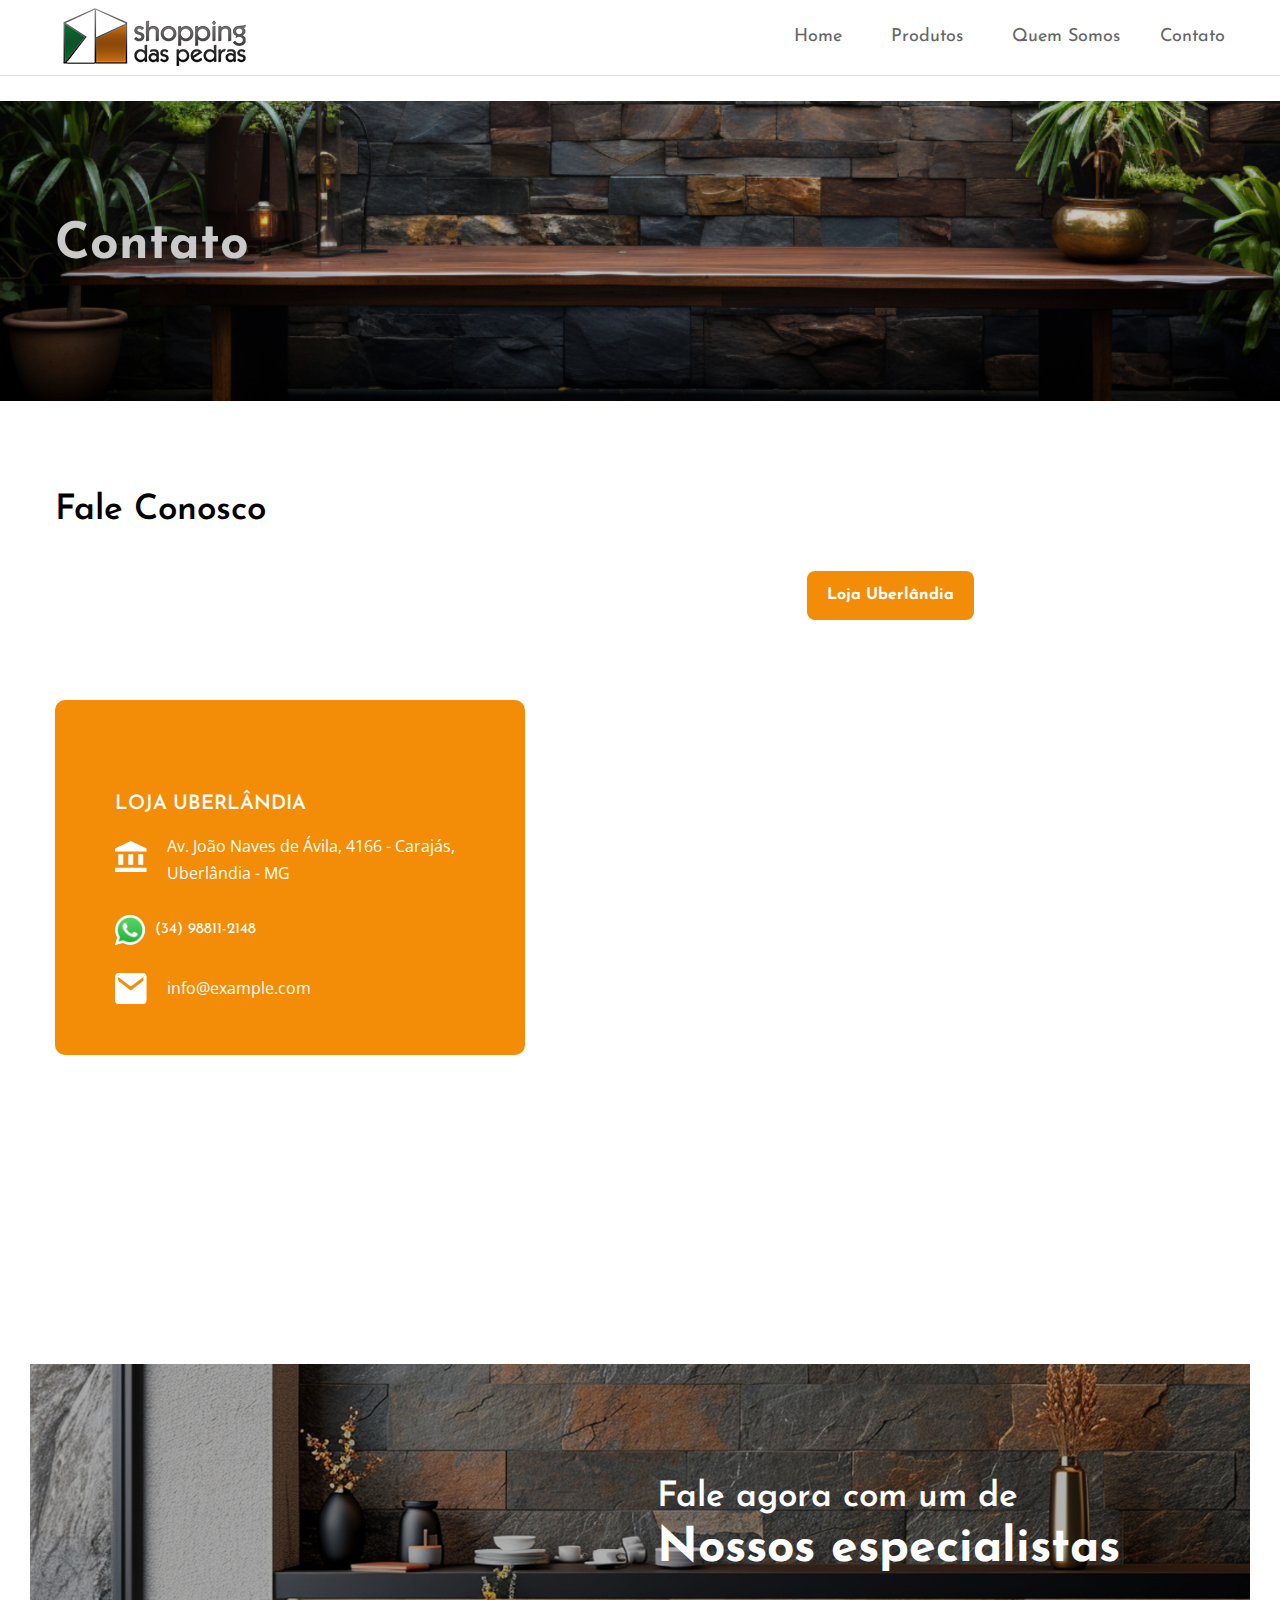
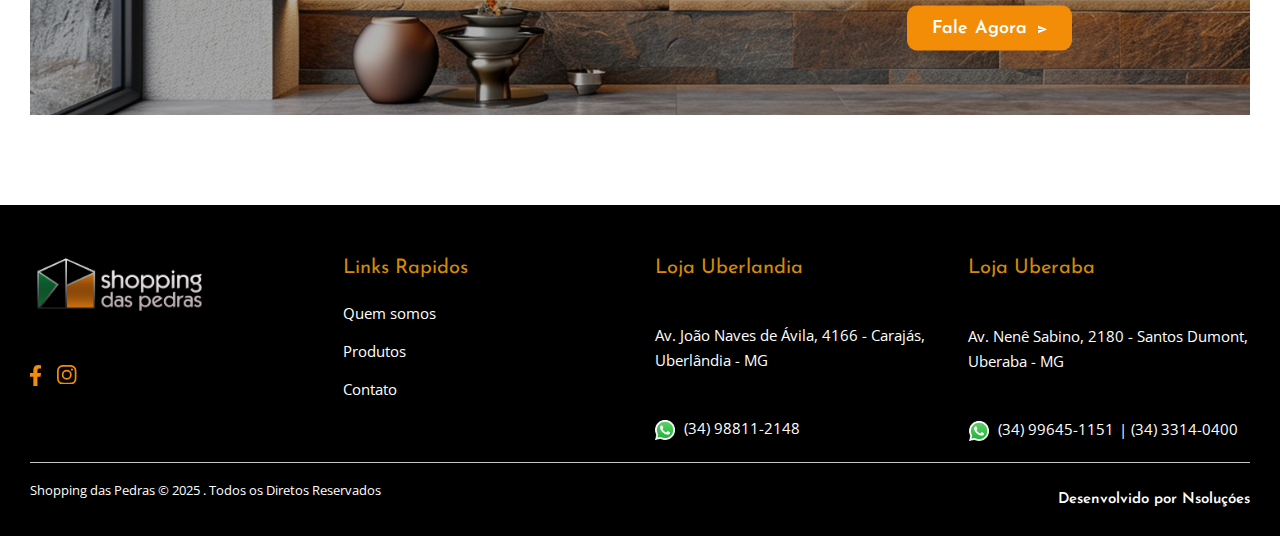
<file: furea/furea/contato2.html>
<!doctype html>
<html lang="en">

<head>
  <meta charset="utf-8">
  <title>Shopping das Pedras - Contato</title>
  <meta name="description" content="Morden Bootstrap HTML5 Template">
  <meta name="viewport" content="width=device-width, initial-scale=1">
  <link rel="shortcut icon" type="image/x-icon" href="assets/img/favicon.png">
    
   <!-- ======= All CSS Plugins here ======== -->
  <link rel="stylesheet" href="assets/css/plugins/swiper-bundle.min.css">
  <link rel="stylesheet" href="assets/css/plugins/glightbox.min.css">
  <link href="https://fonts.googleapis.com/css2?family=Josefin+Sans:ital,wght@0,300;0,400;0,500;0,600;0,700;1,300;1,400;1,500;1,600;1,700&family=Open+Sans:ital,wght@0,300;0,400;0,500;0,600;0,700;0,800;1,300;1,400;1,500;1,600;1,700;1,800&display=swap" rel="stylesheet">
  
  <!-- Plugin css -->
  <link rel="stylesheet" href="assets/css/vendor/bootstrap.min.css">
  
  <!-- Custom Style CSS -->
  <link rel="stylesheet" href="assets/css/style.css">
</head>

<body>
    <!-- Start header area -->
    <header class="header__section header__others border-bottom header__transparent mb-30">

        <div class="main__header header__sticky">
            <div class="container">
                <div class="main__header--inner position__relative d-flex justify-content-between align-items-center">
                    <div class="offcanvas__header--menu__open ">
                        <a class="offcanvas__header--menu__open--btn" href="javascript:void(0)">
                            <svg xmlns="http://www.w3.org/2000/svg" class="ionicon offcanvas__header--menu__open--svg" viewBox="0 0 512 512"><path fill="currentColor" stroke="currentColor" stroke-linecap="round" stroke-miterlimit="10" stroke-width="32" d="M80 160h352M80 256h352M80 352h352"/></svg>
                            <span class="visually-hidden">Offcanvas Menu Open</span>
                        </a>
                    </div>
                    <div class="main__logo">
                        <a class="main__logo--link" href="index.html"><img class="main__logo--img" src="assets/img/logo/Prancheta 1 copiar.png" alt="logo-img"></a>
                    </div>
                    <div class="header__menu d-none d-lg-block">
                        <nav class="header__menu--navigation">
                            <ul class="d-flex">
                                <li class="header__menu--items style3">
                                    <a class="header__menu--link" href="index.html">Home <span class="menu__plus--icon"></span></a>
                                    <ul class="header__sub--menu">
                                        <li class="header__sub--menu__items"><a href="index.html" class="header__sub--menu__link">Home One</a></li>
                                        <li class="header__sub--menu__items"><a href="index-2.html" class="header__sub--menu__link">Home Two</a></li>
                                        <li class="header__sub--menu__items"><a href="index-3.html" class="header__sub--menu__link">Home Three</a></li>
                                    </ul>
                                </li>
                                <li class="header__menu--items mega__menu--items style3">
                                    <a class="header__menu--link" href="shop.html">Produtos <span class="menu__plus--icon"></span></a>
                                    <ul class="header__mega--menu d-flex">
                                        <li class="header__mega--menu__li">
                                            <span class="header__mega--subtitle">Column One</span>
                                            <ul class="header__mega--sub__menu">
                                                <li class="header__mega--sub__menu_li"><a class="header__mega--sub__menu--title" href="shop.html">Shop Left Sidebar</a></li>
                                                <li class="header__mega--sub__menu_li"><a class="header__mega--sub__menu--title" href="shop-right-sidebar.html">Shop Right Sidebar</a></li>
                                                <li class="header__mega--sub__menu_li"><a class="header__mega--sub__menu--title" href="shop-grid.html">Shop Grid</a></li>
                                                <li class="header__mega--sub__menu_li"><a class="header__mega--sub__menu--title" href="shop-grid-list.html">Shop Grid List</a></li>
                                                <li class="header__mega--sub__menu_li"><a class="header__mega--sub__menu--title" href="shop-list.html">Shop List</a></li>
                                            </ul>
                                        </li>
                                        <li class="header__mega--menu__li">
                                            <span class="header__mega--subtitle">Column Two</span>
                                            <ul class="header__mega--sub__menu">
                                                <li class="header__mega--sub__menu_li"><a class="header__mega--sub__menu--title" href="product-details.html">Standard Product</a></li>
                                                <li class="header__mega--sub__menu_li"><a class="header__mega--sub__menu--title" href="product-variable.html">Video Product</a></li>
                                                <li class="header__mega--sub__menu_li"><a class="header__mega--sub__menu--title" href="product-variable.html">Variable Product</a></li>
                                                <li class="header__mega--sub__menu_li"><a class="header__mega--sub__menu--title" href="product-left-sidebar.html">Product Left Sidebar</a></li>
                                                <li class="header__mega--sub__menu_li"><a class="header__mega--sub__menu--title" href="product-gallery.html">Product Gallery</a></li>
                                            </ul>
                                        </li>
                                        <li class="header__mega--menu__li">
                                            <span class="header__mega--subtitle">Column Three</span>
                                            <ul class="header__mega--sub__menu">
                                                <li class="header__mega--sub__menu_li"><a class="header__mega--sub__menu--title" href="my-account.html">My Account</a></li>
                                                <li class="header__mega--sub__menu_li"><a class="header__mega--sub__menu--title" href="my-account-2.html">My Account 2</a></li>
                                                <li class="header__mega--sub__menu_li"><a class="header__mega--sub__menu--title" href="404.html">404 Page</a></li>
                                                <li class="header__mega--sub__menu_li"><a class="header__mega--sub__menu--title" href="login.html">Login Page</a></li>
                                                <li class="header__mega--sub__menu_li"><a class="header__mega--sub__menu--title" href="faq.html">Faq Page</a></li>
                                            </ul>
                                        </li>
                                        <li class="header__mega--menu__li">
                                            <span class="header__mega--subtitle">Column Four</span>
                                            <ul class="header__mega--sub__menu">
                                                <li class="header__mega--sub__menu_li"><a class="header__mega--sub__menu--title" href="compare.html">Compare Pages</a></li>
                                                <li class="header__mega--sub__menu_li"><a class="header__mega--sub__menu--title" href="cart.html">Cart Page</a></li>
                                                <li class="header__mega--sub__menu_li"><a class="header__mega--sub__menu--title" href="checkout.html">Checkout page</a></li>
                                                <li class="header__mega--sub__menu_li"><a class="header__mega--sub__menu--title" href="wishlist.html">Wishlist Page</a></li>
                                                <li class="header__mega--sub__menu_li"><a class="header__mega--sub__menu--title" href="404.html">Error Page</a></li>
                                            </ul>
                                        </li>
                                    </ul>
                                </li>
                                <li class="header__menu--items style3">
                                    <a class="header__menu--link" href="about.html">Quem Somos </a>  
                                </li>
                                <li class="header__menu--items style3">
                                    <a class="header__menu--link" href="contact.html">Contato </a>  
                                </li>
                            </ul>
                        </nav>
                    </div>

                </div>
            </div>
        </div>
        <!-- Start Offcanvas header menu -->
        <div class="offcanvas__header" tabindex="-1">
            <div class="offcanvas__inner">
                <div class="offcanvas__logo">
                    <a class="offcanvas__logo_link" href="index.html">
                        <img src="assets/img/logo/nav-log.webp" alt="Furea Logo">
                    </a>
                    <button class="offcanvas__close--btn" aria-label="offcanvas close btn">close</button>
                </div>
                <nav class="offcanvas__menu">
                    <ul class="offcanvas__menu_ul">
                        <li class="offcanvas__menu_li">
                            <a class="offcanvas__menu_item" href="index.html">Home</a>
                            <ul class="offcanvas__sub_menu">
                                <li class="offcanvas__sub_menu_li"><a href="index.html" class="offcanvas__sub_menu_item">Home One</a></li>
                                <li class="offcanvas__sub_menu_li"><a href="index-2.html" class="offcanvas__sub_menu_item">Home Two</a></li>
                                <li class="offcanvas__sub_menu_li"><a href="index-3.html" class="offcanvas__sub_menu_item">Home Three</a></li>
                            </ul>
                        </li>
                        <li class="offcanvas__menu_li">
                            <a class="offcanvas__menu_item" href="#">Produtos</a>
                            <ul class="offcanvas__sub_menu">
                                <li class="offcanvas__sub_menu_li">
                                    <a href="#" class="offcanvas__sub_menu_item">Column One</a>
                                    <ul class="offcanvas__sub_menu">
                                        <li class="offcanvas__sub_menu_li"><a class="offcanvas__sub_menu_item" href="shop.html">Shop Left Sidebar</a></li>
                                        <li class="offcanvas__sub_menu_li"><a class="offcanvas__sub_menu_item" href="shop-right-sidebar.html">Shop Right Sidebar</a></li>
                                        <li class="offcanvas__sub_menu_li"><a class="offcanvas__sub_menu_item" href="shop-grid.html">Shop Grid</a></li>
                                        <li class="offcanvas__sub_menu_li"><a class="offcanvas__sub_menu_item" href="shop-grid-list.html">Shop Grid List</a></li>
                                        <li class="offcanvas__sub_menu_li"><a class="offcanvas__sub_menu_item" href="shop-list.html">Shop List</a></li>
                                    </ul>
                                </li>
                                <li class="offcanvas__sub_menu_li">
                                    <a href="#" class="offcanvas__sub_menu_item">Column Two</a>
                                    <ul class="offcanvas__sub_menu">
                                        <li class="offcanvas__sub_menu_li"><a class="offcanvas__sub_menu_item" href="product-details.html">Standard Product</a></li>
                                        <li class="offcanvas__sub_menu_li"><a class="offcanvas__sub_menu_item" href="product-variable.html">Video Product</a></li>
                                        <li class="offcanvas__sub_menu_li"><a class="offcanvas__sub_menu_item" href="product-variable.html">Variable Product</a></li>
                                        <li class="offcanvas__sub_menu_li"><a class="offcanvas__sub_menu_item" href="product-left-sidebar.html">Product Left Sidebar</a></li>
                                        <li class="offcanvas__sub_menu_li"><a class="offcanvas__sub_menu_item" href="product-gallery.html">Product Gallery</a></li>
                                    </ul>
                                </li>
                                <li class="offcanvas__sub_menu_li">
                                    <a href="#" class="offcanvas__sub_menu_item">Column Three</a>
                                    <ul class="offcanvas__sub_menu">
                                        <li class="offcanvas__sub_menu_li"><a class="offcanvas__sub_menu_item" href="my-account.html">My Account</a></li>
                                        <li class="offcanvas__sub_menu_li"><a class="offcanvas__sub_menu_item" href="my-account-2.html">My Account 2</a></li>
                                        <li class="offcanvas__sub_menu_li"><a class="offcanvas__sub_menu_item" href="404.html">404 Page</a></li>
                                        <li class="offcanvas__sub_menu_li"><a class="offcanvas__sub_menu_item" href="login.html">Login Page</a></li>
                                        <li class="offcanvas__sub_menu_li"><a class="offcanvas__sub_menu_item" href="faq.html">Faq Page</a></li>
                                    </ul>
                                </li>
                                <li class="offcanvas__sub_menu_li">
                                    <a href="#" class="offcanvas__sub_menu_item">Column Four</a>
                                    <ul class="offcanvas__sub_menu">
                                        <li class="offcanvas__sub_menu_li"><a class="offcanvas__sub_menu_item" href="compare.html">Compare Pages</a></li>
                                        <li class="offcanvas__sub_menu_li"><a class="offcanvas__sub_menu_item" href="cart.html">Cart Page</a></li>
                                        <li class="offcanvas__sub_menu_li"><a class="offcanvas__sub_menu_item" href="checkout.html">Checkout page</a></li>
                                        <li class="offcanvas__sub_menu_li"><a class="offcanvas__sub_menu_item" href="wishlist.html">Wishlist Page</a></li>
                                        <li class="offcanvas__sub_menu_li"><a class="offcanvas__sub_menu_item" href="404.html">Error Page</a></li>
                                    </ul>
                                </li>
                            </ul>
                        </li>
                        <li class="offcanvas__menu_li"><a class="offcanvas__menu_item" href="about.html">Quem Somos</a></li>
                        <li class="offcanvas__menu_li"><a class="offcanvas__menu_item" href="contact.html">Contato</a></li>
                    </ul>
                </nav>
            </div>
        </div>
    </header>
    <!-- End header area -->

    <main class="main__content_wrapper">
        
        <!-- Start breadcrumb section -->
        <section class="breadcrumb__section breadcrumb__bg1">
            <div class="container">
                <div class="row row-cols-1">
                    <div class="col">
                        <div class="breadcrumb__content">
                            <h1 class="breadcrumb__content--title text-white mb-10">Contato</h1>
                        </div>
                    </div>
                </div>
            </div>
        </section>
        <!-- End breadcrumb section -->

        <!-- Start contact section -->
        <section class="contact__section section--padding">
            <div class="container">
                <div class="section__heading mb-40">
                    <h2 class="section__heading--maintitle contact__section--hrading mb-10">Fale Conosco</h2>
                </div>
                <div class="main__contact--area">
                    <div class="row align-items-center row-md-reverse">
                        <div class="col-lg-5">
                            <div class="contact__info border-radius-10">
                                <div class="contact__info--items">
                                  
                                </div>
                                <div class="contact__info--items">
                                <div class="contact__info--items__inner d-flex">
                                    
                                </div>
                                </div>
                                <div class="contact__info--items">
                                   
                                </div>
                                <div class="contact__info--items">
                                    <h2 class="contact__info--content__title text-white mb-15" style="margin-bottom: 15px; margin-top: 20px;">LOJA UBERLÂNDIA</h2>
                                    <div class="contact__info--items__inner d-flex">
                                        <div class="contact__info--icon">
                                            <svg xmlns="http://www.w3.org/2000/svg" width="31.57" height="31.13" viewBox="0 0 31.57 31.13">
                                                <path id="ic_account_balance_24px" d="M5.323,14.341V24.718h4.985V14.341Zm9.969,0V24.718h4.985V14.341ZM2,32.13H33.57V27.683H2ZM25.262,14.341V24.718h4.985V14.341ZM17.785,1,2,8.412v2.965H33.57V8.412Z" transform="translate(-2 -1)" fill="currentColor"/>
                                            </svg> 
                                        </div>
                                        <div class="contact__info--content">
                                            <p class="contact__info--content__desc text-white">Av. João Naves de Ávila, 4166 - Carajás, Uberlândia - MG</p> 
                                        </div>
                                    </div>
                                </div>
                                <div class="contact__info--items">
                                    <div class="contact__info--items__inner d-flex">
                                        <div class="contact__info--icon">
                                            <a2 href="https://wa.me/5534988112148" target="_blank">
                                                <img src="assets/img/icone wh.png" alt="WhatsApp" style="width: 30px; margin-right: 5px;">
                                                (34) 98811-2148
                                            </a2>
                                        </div>
                                    </div>
                                </div>
                                <div class="contact__info--items">
                                    <div class="contact__info--items__inner d-flex">
                                        <div class="contact__info--icon">
                                            <svg xmlns="http://www.w3.org/2000/svg" width="31.57" height="31.13" viewBox="0 0 31.57 31.13">
                                                <path id="ic_email_24px" d="M30.413,4H5.157C3.421,4,2.016,5.751,2.016,7.891L2,31.239c0,2.14,1.421,3.891,3.157,3.891H30.413c1.736,0,3.157-1.751,3.157-3.891V7.891C33.57,5.751,32.149,4,30.413,4Zm0,7.783L17.785,21.511,5.157,11.783V7.891l12.628,9.728L30.413,7.891Z" transform="translate(-2 -4)" fill="currentColor"/>
                                            </svg>  
                                        </div>
                                        <div class="contact__info--content">
                                            <p class="contact__info--content__desc text-white" style="margin-top:10px;"> <a href="mailto:info@example.com"> info@example.com</a>
                                        </div>
                                    </div>
                                </div>
                            </div>
                        </div>
                        <div class="col-lg-7">
                            <div class="contact__map--area section--padding pt-0">
                                <!-- Botões acima do mapa -->
                                <div class="map-buttons">
                                    <button class="location-btn" onclick="changeMap('uberlandia')">Loja Uberlândia</button>
                                </div>
                                <!-- Mapa -->
                                <div class="map-container">
                                    <iframe id="mapFrame" 
                                        src="https://www.google.com/maps/embed?pb=!1m18!1m12!1m3!1d3754.838329074531!2d-47.9641131!3d-19.762022299999995!2m3!1f0!2f0!3f0!3m2!1i1024!2i768!4f13.1!3m3!1m2!1s0x94bad101d09bac6f%3A0x518d503952f85a0a!2sShopping%20das%20Pedras!5e0!3m2!1spt-PT!2sbr!4v1741788793007!5m2!1spt-PT!2sbr" 
                                        width="100%" height="450" style="border:0;" 
                                        allowfullscreen loading="lazy">
                                    </iframe>
                                </div>
                            </div>
                        </div>
                    </div>
                </div>
            </div>
        </section>
        <!-- End contact section -->
       
        <!-- Start Newsletter banner section -->
       <section class="newsletter__banner--section section--padding">
        <div class="container-fluid">
            <div class="newsletter__banner--thumbnail position__relative">
                <img class="newsletter__banner--thumbnail__img display-block" src="assets/img/banner/banner-bg2.jpg" alt="newsletter-banner">
                <div class="newsletter__content newsletter__subscribe">
                    <h2 class="newsletter__content--subtitle text-white">Fale agora com um de</h2>
                    <h1 class="newsletter__content--title text-white h1 mb-25">Nossos especialistas </h1>
                    <form class="newsletter__subscribe--form position__relative" action="#">
                        <button class="newsletter__subscribe--button primary__btn" type="submit">Fale Agora
                            <svg class="newsletter__subscribe--button__icon" xmlns="http://www.w3.org/2000/svg" width="9.159" height="7.85" viewBox="0 0 9.159 7.85">
                                <path  data-name="Icon material-send" d="M3,12.35l9.154-3.925L3,4.5,3,7.553l6.542.872L3,9.3Z" transform="translate(-3 -4.5)" fill="currentColor"/>
                            </svg>
                        </button>
                    </form>   
                </div>
            </div>
        </div>
    </section>
        <!-- End Newsletter banner section -->

    </main>

    <footer class="footer__section footer__bg">
        <div class="container-fluid">
            <div class="main__footer">
                <div class="row">
                    <div class="col-lg-3 col-md-6">
                        <div class="footer__widget">
                            <h2 class="footer__widget--title sm__footer--widget__bock">About Us <button class="footer__widget--button" aria-label="footer widget button"></button>
                                <svg class="footer__widget--title__arrowdown--icon" xmlns="http://www.w3.org/2000/svg" width="12.355" height="8.394" viewBox="0 0 10.355 6.394">
                                    <path  d="M15.138,8.59l-3.961,3.952L7.217,8.59,6,9.807l5.178,5.178,5.178-5.178Z" transform="translate(-6 -8.59)" fill="currentColor"></path>
                                </svg>
                            </h2>
                            <div class="footer__widget--inner">
                                <a class="footer__logo" href="index.html" style="width: 180px;"><img src="assets/img/logo/logo-fundoclaro3-1.png" alt="footer-logo"></a>
                                <div class="footer__social">
                                    <ul class="social__shear d-flex">
                                        <li class="social__shear--list">
                                            <a class="social__shear--list__icon" target="_blank" href="https://www.facebook.com/shoppingdaspedrasuberaba">
                                                <svg xmlns="http://www.w3.org/2000/svg" width="11.239" height="20.984" viewBox="0 0 11.239 20.984">
                                                    <path id="Icon_awesome-facebook-f" data-name="Icon awesome-facebook-f" d="M11.575,11.8l.583-3.8H8.514V5.542A1.9,1.9,0,0,1,10.655,3.49h1.657V.257A20.2,20.2,0,0,0,9.371,0c-3,0-4.962,1.819-4.962,5.112V8.006H1.073v3.8H4.409v9.181H8.514V11.8Z" transform="translate(-1.073)" fill="currentColor"/>
                                                </svg>
                                                <span class="visually-hidden">Facebook</span>
                                            </a>
                                        </li>
                                        <li class="social__shear--list">
                                            <a class="social__shear--list__icon" target="_blank" href="https://www.instagram.com/shoppingdaspedrasuberaba/">
                                                <svg xmlns="http://www.w3.org/2000/svg" width="19.497" height="19.492" viewBox="0 0 19.497 19.492">
                                                    <path id="Icon_awesome-instagram" data-name="Icon awesome-instagram" d="M9.747,6.24a5,5,0,1,0,5,5A4.99,4.99,0,0,0,9.747,6.24Zm0,8.247A3.249,3.249,0,1,1,13,11.238a3.255,3.255,0,0,1-3.249,3.249Zm6.368-8.451A1.166,1.166,0,1,1,14.949,4.87,1.163,1.163,0,0,1,16.115,6.036Zm3.31,1.183A5.769,5.769,0,0,0,17.85,3.135,5.807,5.807,0,0,0,13.766,1.56c-1.609-.091-6.433-.091-8.042,0A5.8,5.8,0,0,0,1.64,3.13,5.788,5.788,0,0,0,.065,7.215c-.091,1.609-.091,6.433,0,8.042A5.769,5.769,0,0,0,1.64,19.341a5.814,5.814,0,0,0,4.084,1.575c1.609.091,6.433.091,8.042,0a5.769,5.769,0,0,0,4.084-1.575,5.807,5.807,0,0,0,1.575-4.084c.091-1.609.091-6.429,0-8.038Zm-2.079,9.765a3.289,3.289,0,0,1-1.853,1.853c-1.283.509-4.328.391-5.746.391S5.28,19.341,4,18.837a3.289,3.289,0,0,1-1.853-1.853c-.509-1.283-.391-4.328-.391-5.746s-.113-4.467.391-5.746A3.289,3.289,0,0,1,4,3.639c1.283-.509,4.328-.391,5.746-.391s4.467-.113,5.746.391a3.289,3.289,0,0,1,1.853,1.853c.509,1.283.391,4.328.391,5.746S17.855,15.705,17.346,16.984Z" transform="translate(0.004 -1.492)" fill="currentColor"/>
                                                </svg>
                                                <span class="visually-hidden">Instagram</span>
                                            </a>
                                        </li>
                                    </ul>
                                </div>
                            </div>
                        </div>
                    </div>
                    <div class="col-lg-3 col-md-6">
                        <div class="footer__widget">
                            <h2 class="footer__widget--title" style="color: #d48b04">Links Rapidos <button class="footer__widget--button" aria-label="footer widget button"></button>
                                <svg class="footer__widget--title__arrowdown--icon" xmlns="http://www.w3.org/2000/svg" width="12.355" height="8.394" viewBox="0 0 10.355 6.394">
                                    <path  d="M15.138,8.59l-3.961,3.952L7.217,8.59,6,9.807l5.178,5.178,5.178-5.178Z" transform="translate(-6 -8.59)" fill="currentColor"></path>
                                </svg>
                            </h2>
                            <ul class="footer__widget--menu footer__widget--inner">
                                <li class="footer__widget--menu__list"><a class="footer__widget--menu__text" href="about.html">Quem somos</a></li>
                                <li class="footer__widget--menu__list"><a class="footer__widget--menu__text" href="wishlist.html">Produtos</a></li>
                                <li class="footer__widget--menu__list"><a class="footer__widget--menu__text" href="contact.html">Contato</a></li>
                            </ul>
                        </div>
                    </div>
                    
                    <div class="col-lg-3 col-md-6">
                        <div class="footer__widget">
                            <h2 class="footer__widget--title" style="color: #d48b04">Loja Uberlandia
                                <button class="footer__widget--button" aria-label="footer widget button"></button>
                                <svg class="footer__widget--title__arrowdown--icon" xmlns="http://www.w3.org/2000/svg" width="12.355" height="8.394" viewBox="0 0 10.355 6.394">
                                    <path d="M15.138,8.59l-3.961,3.952L7.217,8.59,6,9.807l5.178,5.178,5.178-5.178Z" transform="translate(-6 -8.59)" fill="currentColor"></path>
                                </svg>
                            </h2>
                            <div class="footer__contact footer__widget--inner">
                                <p class="footer__contact--desc"><strong></strong><br>  Av. João Naves de Ávila, 4166 - Carajás, Uberlândia - MG</p>
                                <p class="footer__contact--desc">
                                    <strong></strong><br>
                                    <a href="https://wa.me/5534988112148" target="_blank">
                                        <img src="assets/img/icone wh.png" alt="WhatsApp" style="width: 20px; margin-right: 5px;">
                                        (34) 98811-2148
                                    </a> 
                                </p>
                            </div>
                        </div>
                    </div>
                
                    
                    <div class="col-lg-3 col-md-6">
                        <div class="footer__widget">
                            <h2 class="footer__widget--title " style="color: #d48b04">Loja Uberaba
                                <button class="footer__widget--button" aria-label="footer widget button"></button>
                                <svg class="footer__widget--title__arrowdown--icon" xmlns="http://www.w3.org/2000/svg" width="12.355" height="8.394" viewBox="0 0 10.355 6.394">
                                    <path d="M15.138,8.59l-3.961,3.952L7.217,8.59,6,9.807l5.178,5.178,5.178-5.178Z" transform="translate(-6 -8.59)" fill="currentColor"></path>
                                </svg>
                            </h2>
                            <div class="footer__contact footer__widget--inner">
                                <p class="footer__contact--desc" style="padding-top: 1px;"><strong></strong><br> Av. Nenê Sabino, 2180 - Santos Dumont, Uberaba - MG</p>
                                <p class="footer__contact--desc">
                                    <strong></strong><br>
                                    <a href="https://wa.me/5534996451151" target="_blank" style="margin-inline: 1px; text-decoration: none;">
                                        <img src="assets/img/icone wh.png" alt="WhatsApp" style="width: 20px; margin-right: 5px; ">
                                        (34) 99645-1151
                                    </a> |
                                    <a>
                                        (34) 3314-0400
                                    </a>
                                </p>
                            </div>
                        </div>
                    </div>
                
                </div>
            </div>
            <div class="footer__bottom d-flex justify-content-between align-items-center">
                <p class="copyright__content">Shopping das Pedras © 2025 . Todos os Diretos Reservados</p>
                <div class="footer__payment text-right">
                    <a class="copyright__content--link" href="https://nsolucoestech.com.br/" target="_blank">Desenvolvido por Nsoluçóes</a>
                </div>
            </div>
        </div>
    </footer> 

    <!-- Scroll top bar -->
    <button id="scroll__top"><svg xmlns="http://www.w3.org/2000/svg" class="ionicon" viewBox="0 0 512 512"><path fill="none" stroke="currentColor" stroke-linecap="round" stroke-linejoin="round" stroke-width="48" d="M112 244l144-144 144 144M256 120v292"/></svg></button>

    
  <!-- All Script JS Plugins here  -->
  <script src="assets/js/vendor/popper.js" defer="defer"></script>
  <script src="assets/js/vendor/bootstrap.min.js" defer="defer"></script>
  <script src="assets/js/plugins/swiper-bundle.min.js" defer="defer"></script>
  <script src="assets/js/plugins/glightbox.min.js" defer="defer"></script>

  <!-- Customscript js -->
  <script src="assets/js/script.js" defer="defer"></script>
  <script>
    function changeMap(location) {
        var mapFrame = document.getElementById("mapFrame");

        var uberabaMap = "https://www.google.com/maps/embed?pb=!1m18!1m12!1m3!1d3754.838329074531!2d-47.9641131!3d-19.762022299999995!2m3!1f0!2f0!3f0!3m2!1i1024!2i768!4f13.1!3m3!1m2!1s0x94bad101d09bac6f%3A0x518d503952f85a0a!2sShopping%20das%20Pedras!5e0!3m2!1spt-PT!2sbr!4v1741788793007!5m2!1spt-PT!2sbr";
        
        var uberlandiaMap = "https://www.google.com/maps/embed?pb=!1m18!1m12!1m3!1d3795.9430913963895!2d-48.27902612363628!3d-18.918963682206668!2m3!1f0!2f0!3f0!3m2!1i1024!2i768!4f13.1!3m3!1m2!1s0x94a44523b7e3f3d1%3A0x8351ed815263df32!2sAv.%20Jo%C3%A3o%20Naves%20de%20%C3%81vila%2C%204166%20-%20Caraj%C3%A1s%2C%20Uberl%C3%A2ndia%20-%20MG%2C%2038408-204!5e0!3m2!1spt-BR!2sbr!4v1741789851234!5m2!1spt-BR!2sbr";

        mapFrame.src = location === "uberaba" ? uberabaMap : uberlandiaMap;
    }
</script>
  
  
</body>
</html>
</file>
<file: furea/Documentation/assets/css/plugins/mmenu.css>
.panel-menu,
.mmpanels,
.mmpanels > .mmpanel{
  position: absolute;
  top: 0;
  bottom: 0;
  left: 0;
  width: inherit;
}

.panel-menu{
  width: 270px;
  background: {{ settings.color_header_mobile_bg }};
  position: fixed;
  z-index: 22;
}

.panel-menu ul{
  list-style-type: none;
  margin: 0;
  padding: 0;
}

.panel-menu ul li{
  margin: 0;
  width: 100%;
}



.panel-menu ul li a:hover{
  color:{{ color_base }};
}

.panel-menu #mm0.mmpanel a:not(.mm-close){
  font-family: '{{ font_name1 }}', sans-serif;
  font-weight: {{ settings.menu_font_weight }};
}

.panel-menu #mm0.mmpanel a:hover{
  color:{{ color_base }};
}

.panel-menu #mm0.mmpanel a:hover:after{
  color:{{ color_base }};
}

.panel-menu #mm0.mmpanel .mm-next-level:after{
  top: 13px;
}

.panel-menu .mmpanel:not(#mm0) a:not(.mm-original-link){
  font-family: '{{ font_name2 }}', sans-serif;
  font-weight: 400;
}

.panel-menu .mmpanel .tt-badge{
  display: inline-block;
  font-family: '{{ font_name2 }}', sans-serif;
  font-weight: 400;
  color: #ffffff;
  font-size: 12px;
  line-height: 1;
  padding: 2px 4px 2px;
  max-height: 16px;
  top: 3px;
  position: relative;
  margin-left: 7px;
}

.panel-menu .mmpanel .tt-new{
  background-color: #03a9f5;
}

.panel-menu .mmpanel .tt-fatured{
  background-color: #fdbc20;
}

.panel-menu .mmpanel .tt-sale{
  background-color: #f8353e;
}

.panel-menu .mmpanel .mm-original-link .tt-badge{
  top: -1px;
}

.panel-menu .mm-close,
.panel-menu .mm-prev-level,
.panel-menu .mm-original-link{
  display: block;
}

.panel-menu .mm-close:before,
.panel-menu .mm-prev-level:before,
.panel-menu .mm-next-level:after{
  font-family: 'themify';
  font-size: 14px;
  line-height: 14px;
  font-weight: {{ fontboldvalue }};
  transition: all 0.2s linear;
  -ms-transition: all 0.2s linear;
  -webkit-transition: all 0.2s linear;
  -o-transition: all 0.2s linear;
}

.panel-menu .mm-close:hover:before
.mm-prev-level:hover:before,
.panel-menu .mm-next-level:hover:after{
  color: {{ color_title }};
}

.panel-menu li.mm-close-parent{
  margin-bottom: 15px;
}

.panel-menu li.mm-close-parent .mm-close{
  padding: 15px 16px 13px 29px;
  color: {{ settings.color_header_mobile_close_btn }};
  border-bottom: 1px solid {{ settings.color_header_mobile_line }};
}

.panel-menu li.mm-close-parent .mm-close:hover{
  color: {{ color_base }};
}

.panel-menu li.mm-close-parent .mm-close:before{
  content: "\e9b3";
  padding-right: 6px;
  position: relative;
  top: 1px;
}

.panel-menu li.mm-close-parent .mm-close:hover:before{
  color:{{ color_base }};
}

.panel-menu .mm-prev-level{
  padding: 15px 16px 13px 29px;
  color: {{ settings.color_header_mobile_close_btn }};
  border-bottom: 1px solid {{ settings.color_header_mobile_line }};
  margin-bottom: 15px;
}

.panel-menu .mm-prev-level:before{
  content: "\e90d";
  padding-right: 10px;
  position: relative;
  top: 1px;
}

.panel-menu .mm-prev-level:hover{
  color: {{ color_base }};
}

.panel-menu .mm-prev-level:hover:before{
  color: {{ color_base }};
}

.panel-menu .mm-next-level:after{
  content: "\e649";
  padding-left: 10px;
  top: 12px;
  right: 30px;
  position: absolute;
}

.panel-menu .mm-original-link{
  font-family: '{{ font_name1 }}', sans-serif;
  font-weight: {{ fontboldvalue }};
  color:{{ settings.color_header_mobile_link }};
}

.panel-menu .mm-original-link:before{
  padding-right: 10px;
}

.mm-open{
  overflow: hidden;
}

.mm-open .mm-fullscreen-bg{
  cursor: pointer;
  background-color: rgba(0, 0, 0, 0.55);
  position: fixed;
  top: 0;
  left: 0;
  overflow: hidden;
  width: 100%;
  height: 100%;
  z-index: 21;
  display: none;
}

.mmitemopen.panel-menu,
.mmitemopen.panel-menu.mm-right{
  -webkit-transition: -webkit-transform .3s ease;
  transition: -webkit-transform .3s ease;
  transition: transform .3s ease;
  transition: transform .3s ease,-webkit-transform .3s ease;
  -webkit-transform: translate(0, 0);
  -ms-transform: translate(0, 0);
  transform: translate(0, 0);
  -webkit-transform: translate3d(0, 0, 0);
  transform: translate3d(0, 0, 0);
}

.panel-menu{
  -webkit-transform: translate(-100%, 0);
  -ms-transform: translate(-100%, 0);
  transform: translate(-100%, 0);
  -webkit-transform: translate3d(-100%, 0, 0);
  transform: translate3d(-100%, 0, 0);
}

.panel-menu.mm-right,
.mmitemopen.panel-menu.mm-right.mmhide{
  left: auto;
  right: 0;
  -webkit-transform: translate(100%, 0);
  -ms-transform: translate(100%, 0);
  transform: translate(100%, 0);
  -webkit-transform: translate3d(100%, 0, 0);
  transform: translate3d(100%, 0, 0);
}

.mmitemopen.panel-menu.mmhide{
  -webkit-transform: translate(-100%, 0);
  -ms-transform: translate(-100%, 0);
  transform: translate(-100%, 0);
  -webkit-transform: translate3d(-100%, 0, 0);
  transform: translate3d(-100%, 0, 0);
}

.mmpanel{
  -webkit-transition: -webkit-transform .3s ease;
  transition: -webkit-transform .3s ease;
  transition: transform .3s ease;
  transition: transform .3s ease,-webkit-transform .3s ease;
  -webkit-transform: translate(100%, 0);
  -ms-transform: translate(100%, 0);
  transform: translate(100%, 0);
  -webkit-transform: translate3d(100%, 0, 0);
  transform: translate3d(100%, 0, 0);
}

.mmpanels{
  overflow: hidden;
}

.mmpanel.mmopened{
  -webkit-transform: translate(0, 0);
  -ms-transform: translate(0, 0);
  transform: translate(0, 0);
  -webkit-transform: translate3d(0, 0, 0);
  transform: translate3d(0, 0, 0);
}

.mmpanel.mmsubopened{
  -webkit-transform: translate(-80%, 0);
  -ms-transform: translate(-80%, 0);
  transform: translate(-80%, 0);
  -webkit-transform: translate3d(-80%, 0, 0);
  transform: translate3d(-80%, 0, 0);
}

.mmpanels > .mmpanel{
  overflow: scroll;
  overflow-x: hidden;
  overflow-y: auto;
}

.mmpanels,
.mmpanels >
.mmpanel{
  background: inherit;
  border-color: inherit;
}

.mmpanels > .mmpanel:not(.mmhidden){
  display: block;
}

.mmpanels > .mmpanel:after{
  content: '';
  display: block;
  height: 20px;
}
.panel-menu img{ display: none; }

.mmhidden,
.mm-nav-btn{
  display: none;
}

.mm-fullscreen-bg,
.mm-fullscreen-bg:focus,
.mm-fullscreen-bg:active,
.mm-fullscreen-bg:hover{
  outline: none;
}
</file>
<file: furea/Documentation/assets/css/style.css>
/* CSS INDEXING */
@import url("https://fonts.googleapis.com/css2?family=Roboto:ital,wght@0,100;0,300;0,400;0,500;0,700;0,900;1,100;1,300;1,400;1,500;1,700;1,900&display=swap");
*,
*::after,
*::before {
  box-sizing: border-box;
}

html,
body {
  height: 100%;
}

body {
  line-height: 24px;
  font-size: 15px;
  font-style: normal;
  font-weight: 400;
  font-family: "Roboto", sans-serif;
  color: #232323;
}

h1,
h2,
h3,
h4,
h5,
h6 {
  font-weight: 400;
  margin: 0;
  font-family: "Roboto", sans-serif;
}

h1 {
  font-size: 40px;
  line-height: 45px;
  font-weight: 500;
}
@media only screen and (min-width: 992px) and (max-width: 1199px) {
  h1 {
    font-size: 32px;
    line-height: 38px;
  }
}
@media only screen and (min-width: 768px) and (max-width: 991px) {
  h1 {
    font-size: 28px;
    line-height: 35px;
  }
}
@media only screen and (max-width: 767px) {
  h1 {
    font-size: 28px;
    line-height: 35px;
  }
}

h2 {
  font-size: 30px;
  line-height: 35px;
  font-weight: 500;
}
@media only screen and (min-width: 992px) and (max-width: 1199px) {
  h2 {
    font-size: 27px;
    line-height: 32px;
  }
}
@media only screen and (min-width: 768px) and (max-width: 991px) {
  h2 {
    font-size: 23px;
    line-height: 30px;
  }
}
@media only screen and (max-width: 767px) {
  h2 {
    font-size: 23px;
    line-height: 30px;
  }
}

h3 {
  font-size: 22px;
  line-height: 30px;
  font-weight: 500;
}
@media only screen and (min-width: 992px) and (max-width: 1199px) {
  h3 {
    font-size: 20px;
    line-height: 28px;
  }
}
@media only screen and (min-width: 768px) and (max-width: 991px) {
  h3 {
    font-size: 20px;
    line-height: 28px;
  }
}
@media only screen and (max-width: 767px) {
  h3 {
    font-size: 20px;
    line-height: 28px;
  }
}

h4 {
  font-size: 18px;
  line-height: 25px;
  font-weight: 500;
}
@media only screen and (min-width: 768px) and (max-width: 991px) {
  h4 {
    font-size: 17px;
  }
}
@media only screen and (max-width: 767px) {
  h4 {
    font-size: 17px;
    line-height: 24px;
  }
}

p {
  font-size: 17px;
  line-height: 28px;
  color: #555;
}
@media only screen and (min-width: 768px) and (max-width: 991px) {
  p {
    font-size: 16px;
  }
}
@media only screen and (max-width: 767px) {
  p {
    font-size: 15px;
    line-height: 25px;
  }
}

p:last-child {
  margin-bottom: 0;
}

a {
  display: inline-block;
}

a,
button {
  color: inherit;
  line-height: inherit;
  text-decoration: none;
  cursor: pointer;
}

a,
button,
img,
input,
textarea,
span {
  transition: all 0.3s ease 0s;
}

.btn:focus {
  box-shadow: none;
}

*:focus {
  outline: none !important;
}

a:focus {
  color: inherit;
  outline: none;
  text-decoration: none;
}

a:hover {
  text-decoration: none;
}

button,
input[type="submit"] {
  cursor: pointer;
}

img {
  max-width: 100%;
  height: auto;
}

ul {
  margin: 0;
  list-style-type: none;
  padding: 0;
}

figure {
  margin: 0;
}

.bg-grey {
  background: #f7f7fb;
}

.container {
  max-width: 1200px;
}

.container-fluid.width-calc {
  width: calc(100% - 150px);
}
@media only screen and (min-width: 1366px) and (max-width: 1600px) {
  .container-fluid.width-calc {
    width: calc(100% - 100px);
  }
}
@media only screen and (min-width: 1200px) and (max-width: 1365px) {
  .container-fluid.width-calc {
    width: calc(100% - 50px);
  }
}
@media only screen and (min-width: 992px) and (max-width: 1199px) {
  .container-fluid.width-calc {
    width: 100%;
  }
}
@media only screen and (min-width: 768px) and (max-width: 991px) {
  .container-fluid.width-calc {
    width: 100%;
  }
}
@media only screen and (max-width: 767px) {
  .container-fluid.width-calc {
    width: 100%;
  }
}

.header__transparent {
  position: absolute;
  width: 100%;
  z-index: 9;
  top: 0;
}

.section__fixed {
  position: fixed;
  right: 0;
  bottom: 0;
  left: 0;
  width: auto;
  transition: all 0.25s ease;
  backface-visibility: hidden;
  perspective: 800px;
}

.section__mp {
  padding-bottom: 50px;
  margin-bottom: 50px;
}

.action__btn {
  display: inline-block;
  vertical-align: middle;
  transform: perspective(1px) translateZ(0);
  box-shadow: 0 0 1px rgba(0, 0, 0, 0);
  transition-duration: 0.3s;
  transition-property: box-shadow, transform;
  margin: 0.4em;
  padding: 1em;
  cursor: pointer;
  background: #f51c1c;
  text-decoration: none;
  color: #ffffff;
  border-radius: 5px;
}
.action__btn:hover {
  box-shadow: 0 10px 10px -10px rgba(0, 0, 0, 0.7);
  transform: scale(1.1);
  color: #ffffff;
}
.action__btn:focus {
  color: #ffffff;
}

.mb-55 {
  margin-bottom: 55px;
}

.mb-30 {
  margin-bottom: 30px;
}

.mb-20 {
  margin-bottom: 20px;
}

.mb-15 {
  margin-bottom: 15px;
}

.mb-10 {
  margin-bottom: 10px;
}

.mb-12 {
  margin-bottom: 12px;
}

.mb-5 {
  margin-bottom: 5px;
}

.btn {
  height: 45px;
  line-height: 45px;
  background-color: transparent;
  background: #f51c1c;
  position: relative;
  overflow: hidden;
  border: 0;
  padding: 0 30px;
  font-size: 15px;
  text-transform: uppercase;
}
@media only screen and (min-width: 768px) and (max-width: 991px) {
  .btn {
    padding: 0 22px;
    font-size: 14px;
  }
}
@media only screen and (max-width: 575px) {
  .btn {
    height: 40px;
    line-height: 40px;
    padding: 0 20px;
    font-size: 13px;
  }
}
@media only screen and (max-width: 767px) {
  .btn {
    height: 42px;
    line-height: 42px;
    padding: 0 22px;
    font-size: 14px;
  }
}
.btn:hover::before {
  transform: translate3d(0, 0, 0);
}
.btn:hover span {
  transform: translate3d(0, 100%, 0);
  display: block;
  opacity: 0;
}
.btn::before {
  position: absolute;
  content: "";
  width: 100%;
  height: 100%;
  top: 0;
  left: 0;
  transform: translate3d(100%, 0, 0);
  transition: transform 0.3s;
  transition-timing-function: ease;
  transition-timing-function: cubic-bezier(0.75, 0, 0.125, 1);
  display: block;
  background-color: #000000;
  content: attr(data-hover);
  color: #ffffff;
  font-weight: 400;
  line-height: 45px;
  font-size: 15px;
}
@media only screen and (max-width: 575px) {
  .btn::before {
    line-height: 40px;
    font-size: 13px;
  }
}
.btn span {
  transition: transform 0.3s;
  transition-timing-function: ease;
  transition-timing-function: cubic-bezier(0.75, 0, 0.125, 1);
  display: block;
  color: #ffffff;
}

.sticky__header {
  transition: all 0.2s linear;
}
.sticky__header.sticky {
  position: fixed;
  width: 100%;
  top: 0;
  left: 0;
  background: #fff;
  transition: all 0.2s, top 0.4s linear;
  animation-name: fadeInDown;
  animation-duration: 900ms;
  animation-timing-function: cubic-bezier(0.2, 1, 0.22, 1);
  animation-delay: 0s;
  animation-iteration-count: 1;
  animation-direction: normal;
  animation-fill-mode: none;
  animation-play-state: running;
}

.mobile__menu--open {
  margin-left: 20px;
}
@media only screen and (max-width: 575px) {
  .mobile__menu--open {
    margin-left: 15px;
  }
}
.mobile__menu--open__icon {
  font-size: 25px;
}

.panel-menu {
  width: 270px;
  background: #ffffff;
  position: fixed;
  z-index: 22;
}

.panel-menu li.mm-close-parent {
  margin-bottom: 25px;
  background: #232323;
}

.panel-menu #mm0.mmpanel a:not(.mm-close) {
  font-family: "Roboto", sans-serif;
}

.panel-menu li.mm-close-parent .mm-close:before {
  display: none;
}

.panel-menu .mm-close,
.panel-menu .mm-prev-level,
.panel-menu .mm-original-link {
  display: block;
  text-transform: uppercase;
  font-weight: 600;
}

.panel-menu li.mm-close-parent .mm-close {
  padding: 13px 16px 11px 22px;
  color: #ffffff;
  display: inline-block;
}

.doc__header {
  background: #ffffff;
  box-shadow: 0 1px 3px rgba(0, 0, 0, 0.11);
}
.doc__header--inner {
  padding: 10px 0;
}
@media only screen and (max-width: 767px) {
  .doc__header--menu {
    display: none !important;
  }
}
.doc__header--menu__items {
  margin-right: 35px;
}
.doc__header--menu__items:last-child {
  margin-right: 0;
}
@media only screen and (min-width: 768px) and (max-width: 991px) {
  .doc__header--menu__items {
    margin-right: 30px;
  }
}
@media only screen and (max-width: 767px) {
  .doc__header--menu__items {
    text-align: center;
    margin-bottom: 10px !important;
  }
  .doc__header--menu__items:last-child {
    margin-bottom: 0;
  }
}
.doc__header--menu__link {
  font-size: 16px;
  font-weight: 500;
}
.doc__header--menu__link:hover {
  color: #f51c1c;
}
.doc__header--menu__link.action__btn:hover {
  color: #ffffff;
}

.menu__link--arrow__right {
  font-size: 18px;
  font-weight: 500;
  vertical-align: middle;
  margin-left: 3px;
}

.doc__body--container {
  padding: 167px 0 80px;
}
@media only screen and (max-width: 767px) {
  .doc__body--container {
    flex-direction: column;
    padding: 130px 0 50px;
  }
}
.doc__body--wrapper {
  padding-left: 340px;
}
@media only screen and (min-width: 1200px) and (max-width: 1365px) {
  .doc__body--wrapper {
    padding-left: 312px;
  }
}
@media only screen and (min-width: 992px) and (max-width: 1199px) {
  .doc__body--wrapper {
    padding-left: 295px;
  }
}
@media only screen and (min-width: 768px) and (max-width: 991px) {
  .doc__body--wrapper {
    padding-left: 280px;
  }
}
@media only screen and (max-width: 767px) {
  .doc__body--wrapper {
    padding-left: 0;
  }
}

.doc__sidebar {
  width: 280px;
  position: fixed;
  top: 130px;
  left: 85px;
  max-height: 100%;
  overflow-y: auto;
  background: #fff;
}
@media only screen and (min-width: 1600px) {
  .doc__sidebar {
    top: 170px;
  }
}
@media only screen and (min-width: 1366px) and (max-width: 1600px) {
  .doc__sidebar {
    left: 63px;
  }
}
@media only screen and (min-width: 1200px) and (max-width: 1365px) {
  .doc__sidebar {
    left: 38px;
  }
}
@media only screen and (min-width: 992px) and (max-width: 1199px) {
  .doc__sidebar {
    width: 260px;
    left: 15px;
  }
}
@media only screen and (min-width: 768px) and (max-width: 991px) {
  .doc__sidebar {
    width: 250px;
    left: 15px;
  }
}
@media only screen and (max-width: 767px) {
  .doc__sidebar {
    position: inherit;
    top: inherit;
    left: inherit;
    margin: 0 auto 48px;
    width: 100%;
    border-bottom: 1px solid #dee2e6;
    padding-bottom: 50px;
  }
}

@media only screen and (min-width: 768px) and (max-width: 991px) {
  .doc__title.mb-55 {
    margin-bottom: 40px;
  }
}
.doc__title--style {
  color: #f51c1c;
  font-weight: 700;
}

.doc__services--item {
  background: #f7f7fb;
  border-radius: 10px;
  padding: 30px;
  transition: 0.3s;
}
@media only screen and (min-width: 992px) and (max-width: 1199px) {
  .doc__services--item {
    padding: 25px 20px;
  }
}
.doc__services--item:hover {
  background: #f51c1c;
}
.doc__services--item:hover .doc__services--sub__title {
  color: #ffffff;
}
.doc__services--item:hover .doc__services--desc {
  color: #ffffff;
}
.doc__services--row {
  margin-left: -20px;
  margin-right: -20px;
}
@media only screen and (min-width: 1200px) and (max-width: 1365px) {
  .doc__services--row {
    margin-left: -15px;
    margin-right: -15px;
  }
}
@media only screen and (min-width: 992px) and (max-width: 1199px) {
  .doc__services--row {
    margin-left: -12px;
    margin-right: -12px;
  }
}
@media only screen and (min-width: 768px) and (max-width: 991px) {
  .doc__services--row {
    margin-left: -12px;
    margin-right: -12px;
  }
}
@media only screen and (max-width: 767px) {
  .doc__services--row {
    margin-left: -12px;
    margin-right: -12px;
  }
}
.doc__services--col {
  padding-left: 15px;
  padding-right: 15px;
}
@media only screen and (min-width: 992px) and (max-width: 1199px) {
  .doc__services--col {
    padding-left: 12px;
    padding-right: 12px;
  }
}
@media only screen and (min-width: 768px) and (max-width: 991px) {
  .doc__services--col {
    padding-left: 12px;
    padding-right: 12px;
  }
}
@media only screen and (max-width: 767px) {
  .doc__services--col {
    padding-left: 12px;
    padding-right: 12px;
  }
}
.doc__services--icon {
  margin-bottom: 15px;
}
.doc__services--icon__img {
  width: 48px;
}
.doc__services--sub__title {
  transition: 0.3s;
  margin-bottom: 8px;
}
.doc__services--desc {
  transition: 0.3s;
}

.doc__nav--title {
  background: #232323;
  color: #ffffff;
  text-transform: uppercase;
  font-size: 18px;
  padding: 8px 15px 8px 30px;
  border-radius: 5px;
  margin-bottom: 6px;
}
@media only screen and (min-width: 992px) and (max-width: 1199px) {
  .doc__nav--title {
    font-size: 16px;
  }
}
@media only screen and (max-width: 767px) {
  .doc__nav--title {
    font-size: 15px;
    padding: 8px 15px 8px 24px;
  }
}
.doc__nav--menu {
  height: 360px;
  overflow: auto;
}
@media only screen and (min-width: 1600px) {
  .doc__nav--menu {
    height: 370px;
  }
}
.doc__nav--menu__items {
  margin-bottom: 6px;
  position: relative;
}
.doc__nav--menu__items:last-child {
  margin-bottom: 0;
}
.doc__nav--menu__items:hover .doc__nav--menu__links {
  background: #f51c1c;
  color: #ffffff;
}
.doc__nav--menu__items:hover .doc__nav--menu__icon {
  color: #ffffff;
}
.doc__nav--menu__items:hover .menu-expand {
  color: #ffffff;
}
.doc__nav--menu__items.menu-open .icofont-plus {
  display: none;
}
.doc__nav--menu__items.menu-open .menu-expand::before {
  opacity: 1;
  visibility: visible;
}
.doc__nav--menu__links {
  background: #f7f7fb;
  display: block;
  padding: 10px 15px 10px 20px;
  border-radius: 5px;
  font-weight: 500;
}
.doc__nav--menu__icon {
  font-size: 18px;
  color: #f51c1c;
  margin-right: 7px;
  vertical-align: middle;
  transition: 0.3s;
}

.nav__sub--menu {
  padding: 15px 0 15px 25px;
  display: none;
}
.nav__sub--menu__list {
  margin-bottom: 12px;
}
.nav__sub--menu__list:last-child {
  margin-bottom: 0;
}
.nav__sub--menu__links {
  font-size: 14px;
  font-weight: 500;
  color: #555;
}
.nav__sub--menu__links:hover {
  color: #f51c1c;
}
.nav__sub--menu__icon {
  color: #f51c1c;
  margin-right: 6px;
}

.menu-expand {
  position: absolute;
  top: 11px;
  right: 11px;
  font-size: 14px;
  cursor: pointer;
}
.menu-expand::before {
  position: absolute;
  content: "\ef9a";
  font-family: IcoFont;
  top: 0;
  right: 0;
  opacity: 0;
  visibility: hidden;
}

s .doc__started--header {
  margin-bottom: 35px;
}
s .doc__started--header__title {
  margin-bottom: 12px;
}
.doc__started--about {
  margin-bottom: 25px;
}
.doc__started--about__list {
  margin-bottom: 8px;
}
.doc__started--about__list:last-child {
  margin-bottom: 0;
}
.doc__started--about__links:hover {
  color: #f51c1c;
}

.doc__structures--articles__links {
  font-size: 16px;
  line-height: 26px;
  color: #555;
}
.doc__structures--articles__links:hover {
  color: #f51c1c;
}

.doc__articles--links__icon {
  margin-right: 5px;
  color: #f51c1c;
}

.structures__articles--list {
  margin-bottom: 12px;
}
.structures__articles--list:last-child {
  margin-bottom: 0;
}

.file__structures--wrapper {
  background: #f7f7fb;
  padding: 25px;
  border-radius: 10px;
}
.file__structures--assets__name {
  font-weight: 400;
  color: #555;
  font-size: 17px;
}
.file__structures--items {
  font-weight: 500;
  color: #555;
  margin-bottom: 8px;
}
.file__structures--items:last-child {
  margin-bottom: 0;
}

.doc__html--structures {
  border-radius: 10px;
}

.changing__content--img {
  border-radius: 10px;
}

.doc__credits--wrapper {
  background: #f7f7fb;
  padding: 25px;
  border-radius: 10px;
}
.doc__credits--list {
  margin-bottom: 8px;
}
.doc__credits--list:last-child {
  margin-bottom: 0;
}
.doc__credits--icons {
  font-size: 17px;
  color: #f51c1c;
  vertical-align: middle;
  margin-right: 7px;
}
.doc__credits--links {
  font-weight: 500;
  color: #555;
}
.doc__credits--links:hover {
  color: #f51c1c;
}

.section__img--list {
  border-radius: 10px;
}

.home__section--title {
  font-size: 16px;
  position: relative;
  padding-left: 30px;
  color: #555;
}
.home__section--title::before {
  position: absolute;
  content: "";
  width: 18px;
  height: 2px;
  background: #f51c1c;
  left: 0;
  top: 48%;
}

.doc__support--email__text {
  font-weight: 500;
}
.doc__support--email__link {
  color: #f51c1c;
  font-weight: 400;
}
.doc__support--email__link:hover {
  text-decoration: underline;
  color: #f51c1c;
}

.doc__footer {
  background: #232323;
  position: relative;
  z-index: 9;
}
.doc__footer--inner {
  padding: 20px 0;
}
@media only screen and (max-width: 767px) {
  .doc__footer--inner {
    flex-direction: column;
    padding: 15px 0;
  }
}

@media only screen and (max-width: 767px) {
  .footer__copyright {
    margin-bottom: 18px;
  }
}
.footer__copyright--text {
  color: #ffffff;
  font-size: 15px;
  text-transform: capitalize;
}
.footer__copyright--link:hover {
  color: #f51c1c;
}

.footer__paypal--list {
  margin-right: 8px;
}
.footer__paypal--list:last-child {
  margin-right: 0;
}
.footer__paypal--link__img {
  border-radius: 3px;
}

#scroll__top {
  position: fixed;
  bottom: 50px;
  right: 25px;
  outline: none;
  background-color: #f51c1c;
  color: #ffffff;
  box-shadow: 0 2px 22px rgba(0, 0, 0, 0.16);
  cursor: pointer;
  transform: translateY(50px);
  opacity: 0;
  visibility: hidden;
  transition: 0.3s;
  line-height: 1;
  width: 3.2rem;
  height: 3.2rem;
  line-height: 1;
  border-radius: 50%;
  border: 0;
  z-index: 999;
}
#scroll__top:hover {
  background: #232323;
}

#scroll__top.active {
  visibility: visible;
  opacity: 1;
  transform: translateY(0);
}

#scroll__top svg {
  width: 25px;
  line-height: 1;
}

.template__dark--color {
  background: #232323;
  color: #ffffff;
}
.template__dark--color .panel-menu li.mm-close-parent {
  background: #000000;
}
.template__dark--color .panel-menu {
  background: #232323;
}
.template__dark--color .doc__header {
  background: #000000;
}
.template__dark--color p {
  color: #ffffff;
}
.template__dark--color .doc__sidebar {
  background: #000000;
  padding: 12px;
  border-radius: 6px;
}
.template__dark--color .doc__nav--menu__links {
  background: #232323;
}
.template__dark--color .nav__sub--menu__links {
  color: #ffffff;
}
.template__dark--color .nav__sub--menu__links:hover {
  color: #f51c1c;
}
.template__dark--color .doc__structures--articles__links {
  color: #ffffff;
}
.template__dark--color .doc__structures--articles__links:hover {
  color: #f51c1c;
}
.template__dark--color .home__section--title {
  color: #ffffff;
}
.template__dark--color .doc__services--item {
  background: #000000;
}
.template__dark--color .doc__services--item:hover {
  background: #f51c1c;
}
.template__dark--color .doc__footer {
  background: #000000;
}
.template__dark--color .file__structures--wrapper {
  background: #000000;
}
.template__dark--color .file__structures--items {
  color: #ffffff;
}
.template__dark--color .file__structures--assets__name {
  color: #ffffff;
}
.template__dark--color .doc__credits--wrapper {
  background: #000000;
}
.template__dark--color .doc__credits--links {
  color: #ffffff;
}
.template__dark--color .doc__credits--links:hover {
  color: #f51c1c;
}

/*# sourceMappingURL=style.css.map */

.switch {
  position: relative;
  display: inline-block;
  width: 70px;
  height: 32px;
  margin-right: 30px;
}
@media only screen and (max-width: 767px) {
  .switch {
    margin-right: 0;
  }
}
.switch input {
  display: none;
}

.slider {
  position: absolute;
  cursor: pointer;
  top: 0;
  left: 0;
  right: 0;
  bottom: 0;
  background-color: #f51c1c;
  -webkit-transition: 0.4s;
  transition: 0.4s;
}

.slider:before {
  position: absolute;
  content: "";
  height: 22px;
  width: 22px;
  left: 4px;
  bottom: 5px;
  background-color: white;
  -webkit-transition: 0.4s;
  transition: 0.4s;
}

input:checked + .slider {
  background-color: #f51c1c;
}

input:focus + .slider {
  box-shadow: 0 0 1px #2196f3;
}
input:checked + .slider:before {
  -webkit-transform: translateX(55px);
  -ms-transform: translateX(55px);
  transform: translateX(37px);
}
/*------ ADDED CSS ---------*/
.on {
  display: none;
}

.on {
  color: white;
  position: absolute;
  transform: translate(-50%, -50%);
  top: 50%;
  left: 28%;
  font-size: 14px;
  font-family: Verdana, sans-serif;
  transition: 0.3s;
}
.off {
  color: white;
  position: absolute;
  transform: translate(-50%, -50%);
  top: 50%;
  left: 72%;
  font-size: 14px;
  font-family: Verdana, sans-serif;
  transition: 0.3s;
}

input:checked + .slider .on {
  display: block;
}

input:checked + .slider .off {
  display: none;
}

/*--------- END --------*/

/* Rounded sliders */
.slider.round {
  border-radius: 34px;
}

.slider.round:before {
  border-radius: 50%;
}
.doc__body--wrapper a {
  color: #f51c1c;
  text-decoration: underline;
}
blockquote {
  padding: 15px;
  border-left: 5px solid #f51c1c;
  font-size: 16px;
  font-weight: 600;
  font-style: italic;
  color: #555;
}
h3.changelog__title {
  font-weight: bold;
  font-size: 24px;
  margin-bottom: 20px;
}
h3.changelog__title {
  font-weight: bold;
  font-size: 24px;
  margin-bottom: 20px;
}

li.changes__list_item {
  font-size: 18px;
  line-height: 30px;
}

li.changes__list_item + li.changes__list_item {
  margin-top: 10;
  margin-top: 5px;
}

.changes__list_item span {
  background: #000;
  color: #fff;
  padding: 2px 8px;
  border-radius: 16px;
  font-size: 12px;
}

.changes__list_item span.new {
  background: #f51c1c;
}

.changes__list_item span.improved {
  background: #5e5ebd;
}

.changes__list_item span.fixed {
  background: #8b5757;
}
.mb-50 {
  margin-bottom: 50px;
}
.single__changelog + .single__changelog {
  margin-top: 50px;
}
.template__dark--color blockquote {
  color: #ccc;
}
.mt-50 {
  margin-top: 50px;
}
.mt-20 {
  margin-top: 20px;
}
</file>
<file: furea/furea/assets/css/style.css>
@charset "UTF-8";
/* CSS INDEXING */
:root {
  --primary-color: #121a25;
  --secondary-color: #f38d08;
  --secondary-color2: #4f5ac2;
  --yellow-color: #ffc107;
  --text-gray-color: #666666;
  --white-color: #ffffff;
  --ofwhite-color: #f2f2f2;
  --black-color: #000000;
  --light-color: #a5a5a5;
  --light-color2: #aaaaaa;
  --dark-color: #242424;
  --sky-color: #647589;
  --border-color: #c8c8c8;
  --border-color2: #e4e4e4;
  --border-color3: #dddddd;
  --border-dark: #383434;
  --bg-gray-color: #f7f8fc;
  --gray-color: #ebebeb;
  --gray-color2: #f5f5f5;
  --josefin-sans: "Josefin Sans", sans-serif;
  --open-sans: "Open Sans", sans-serif;
  --body-font-size: 1.6rem;
  --body-font-weight: 400;
  --body-line-height: 2.5rem;
  --headings-weight: 600;
  --transition: all 0.3s ease 0s;
  --container-fluid-offset: 19rem;
}

.color-scheme-1 {
  --secondary-color: #f51c1c;
}

.color-scheme-2 {
  --secondary-color: #4f5ac2;
}

.color-scheme-3 {
  --secondary-color: #666666;
}

/* Common Style */
*,
*::after,
*::before {
  -webkit-box-sizing: border-box;
          box-sizing: border-box;
}

html,
body {
  min-height: 100%;
  margin: 0;
  font-size: 62.5%;
  padding: 0;
}

body {
  font-family: var(--josefin-sans);
  font-size: var(--body-font-size, 1.6rem);
  font-weight: var(--body-font-weight);
  font-style: normal;
  line-height: var(--body-line-height, 25px);
  position: relative;
  visibility: visible;
  overflow-x: hidden;
  color: var(--black-color);
  background-color: var(--white-color);
}

@media only screen and (max-width: 1599px) {
  body {
    font-size: 1.5rem;
  }
}

@media only screen and (max-width: 767px) {
  body {
    font-size: 1.4rem;
  }
}

h1,
.h1,
h2,
.h2,
h3,
.h3,
h4,
.h4,
h5,
.h5,
h6,
.h6 {
  font-weight: var(--headings-weight);
  margin: 0;
}

h1,
.h1 {
  font-size: 2.6rem;
  line-height: 3.5rem;
  font-weight: 700;
}

@media only screen and (min-width: 576px) {
  h1,
  .h1 {
    font-size: 3rem;
    line-height: 3.8rem;
  }
}

@media only screen and (min-width: 768px) {
  h1,
  .h1 {
    font-size: 3.6rem;
    line-height: 4.3rem;
  }
}

@media only screen and (min-width: 992px) {
  h1,
  .h1 {
    font-size: 4.2rem;
    line-height: 4.8rem;
  }
}

@media only screen and (min-width: 1200px) {
  h1,
  .h1 {
    font-size: 4.8rem;
    line-height: 5.3rem;
  }
}

@media only screen and (min-width: 1366px) {
  h1,
  .h1 {
    font-size: 5rem;
    line-height: 5.5rem;
  }
}

@media only screen and (min-width: 1600px) {
  h1,
  .h1 {
    font-size: 6rem;
    line-height: 7.2rem;
  }
}

h2,
.h2 {
  font-size: 2.2rem;
  line-height: 2.8rem;
  font-weight: 600;
}

@media only screen and (min-width: 768px) {
  h2,
  .h2 {
    font-size: 2.5rem;
    line-height: 3rem;
  }
}

@media only screen and (min-width: 992px) {
  h2,
  .h2 {
    font-size: 3rem;
    line-height: 3.5rem;
  }
}

@media only screen and (min-width: 1200px) {
  h2,
  .h2 {
    font-size: 3.5rem;
    line-height: 4rem;
  }
}

@media only screen and (min-width: 1600px) {
  h2,
  .h2 {
    font-size: 4rem;
    line-height: 4.5rem;
  }
}

h3,
.h3 {
  font-size: 2rem;
  line-height: 2.8rem;
  font-weight: 600;
}

@media only screen and (min-width: 992px) {
  h3,
  .h3 {
    font-size: 2.3rem;
    line-height: 3.2rem;
  }
}

@media only screen and (min-width: 1200px) {
  h3,
  .h3 {
    font-size: 2.5rem;
    line-height: 3.5rem;
  }
}

@media only screen and (min-width: 1600px) {
  h3,
  .h3 {
    font-size: 3rem;
    line-height: 4rem;
  }
}

h4,
.h4 {
  font-weight: 600;
  font-size: 1.6rem;
  line-height: 2.8rem;
}

@media only screen and (min-width: 1200px) {
  h4,
  .h4 {
    font-size: 1.8rem;
    line-height: 3rem;
  }
}

h5,
.h5 {
  font-weight: 400;
}

h6,
.h6 {
  font-weight: 400;
}

p,
.p {
  margin-top: 0px;
  margin-bottom: 1.8rem;
  color: var(--white-color);
  font-family: var(--open-sans);
}

@media only screen and (max-width: 767px) {
  p,
  .p {
    font-size: 1.4rem;
    line-height: 2.4rem;
  }
}

p:last-child {
  margin-bottom: 0;
}

a,
button {
  display: inline-block;
  cursor: pointer;
  -webkit-transitio: var(--transition);
  transition: var(--transition);
  text-decoration: none;
  color: inherit;
}

a,
button,
img,
input,
textarea {
  -webkit-transition: var(--transition);
  transition: var(--transition);
}

*:focus {
  outline: none;
  -webkit-box-shadow: none;
          box-shadow: none;
}

:focus-visible {
  -webkit-box-shadow: 0 0 5px 2px rgba(19, 19, 19, 0.15);
          box-shadow: 0 0 5px 2px rgba(19, 19, 19, 0.15);
}

a:focus {
  text-decoration: none;
  outline: none;
}
a2:focus {
  text-decoration: none;
  outline: none;
}

a:hover {
  text-decoration: none;
  color: var(--secondary-color);
}

a2:hover {
  text-decoration: none;
  color: var(--primary-color);
  transition: color 0.3s ease;
  cursor: pointer;
}

button,
input[type="submit"] {
  cursor: pointer;
  font-family: var(--font-lato);
  font-size: var(--body-font-size);
  font-weight: var(--body-font-weight);
  line-height: var(--body-line-height);
}

input[type="number"] {
  -moz-appearance: textfield;
}

img {
  max-width: 100%;
  height: auto;
}

span {
  display: inline-block;
  -webkit-transition: var(--transition);
  transition: var(--transition);
}

label {
  -webkit-transition: var(--transition);
  transition: var(--transition);
  display: block;
}

input::-webkit-input-placeholder,
textarea::-webkit-input-placeholder {
  opacity: 1;
}

input:-moz-placeholder,
textarea:-moz-placeholder {
  opacity: 1;
}

input::-moz-placeholder,
textarea::-moz-placeholder {
  opacity: 1;
}

input:-ms-input-placeholder,
textarea:-ms-input-placeholder {
  opacity: 1;
}

ul {
  margin: 0;
  padding: 0;
}

ul:last-child {
  margin-bottom: 0;
}

li {
  list-style: none;
  line-height: 1;
}

hr {
  border-top-width: 2px;
}

.container,
.container-fluid {
  width: 100%;
  margin-right: auto;
  margin-left: auto;
}

.container {
  padding-right: 1.5rem;
  padding-left: 1.5rem;
}

.container-fluid {
  --offset-fluid: 1.5rem;
  padding-right: var(--offset-fluid);
  padding-left: var(--offset-fluid);
}

@media only screen and (min-width: 992px) {
  .container-fluid {
    --offset-fluid: 3rem;
  }
}

@media only screen and (min-width: 1366px) {
  .container-fluid {
    --offset-fluid: calc(var(--container-fluid-offset) / 4.5);
  }
}

@media only screen and (min-width: 1600px) {
  .container-fluid {
    --offset-fluid: calc(var(--container-fluid-offset) / 2.5);
  }
}

@media only screen and (min-width: 1800px) {
  .container-fluid {
    --offset-fluid: var(--container-fluid-offset);
  }
}

@media only screen and (min-width: 576px) {
  .container {
    max-width: 576px;
  }
}

@media only screen and (min-width: 768px) {
  .container {
    max-width: 768px;
  }
}

@media only screen and (min-width: 992px) {
  .container {
    max-width: 960px;
  }
}

@media only screen and (min-width: 1200px) {
  .container {
    max-width: 1200px;
  }
}

@media only screen and (min-width: 1400px) {
  .container {
    max-width: 1200px;
  }
}

.row {
  --bs-gutter-x: 3rem;
  --bs-gutter-y: 0;
  display: -webkit-box;
  display: -ms-flexbox;
  display: flex;
  -ms-flex-wrap: wrap;
      flex-wrap: wrap;
  margin-bottom: calc(var(--bs-gutter-y) * -1);
  margin-right: calc(var(--bs-gutter-x) * -0.5);
  margin-left: calc(var(--bs-gutter-x) * -0.5);
}

.row > * {
  -ms-flex-negative: 0;
      flex-shrink: 0;
  width: 100%;
  max-width: 100%;
  padding-right: calc(var(--bs-gutter-x) * 0.5);
  padding-left: calc(var(--bs-gutter-x) * 0.5);
  margin-bottom: var(--bs-gutter-y);
}

.col {
  -webkit-box-flex: 1;
      -ms-flex: 1 0 0%;
          flex: 1 0 0%;
}

.row-cols-auto > * {
  -webkit-box-flex: 0;
      -ms-flex: 0 0 auto;
          flex: 0 0 auto;
  width: auto;
}

.row-cols-1 > * {
  -webkit-box-flex: 0;
      -ms-flex: 0 0 auto;
          flex: 0 0 auto;
  width: 100%;
}

.row-cols-2 > * {
  -webkit-box-flex: 0;
      -ms-flex: 0 0 auto;
          flex: 0 0 auto;
  width: 50%;
}

.row-cols-3 > * {
  -webkit-box-flex: 0;
      -ms-flex: 0 0 auto;
          flex: 0 0 auto;
  width: 33.3333333333%;
}

.row-cols-4 > * {
  -webkit-box-flex: 0;
      -ms-flex: 0 0 auto;
          flex: 0 0 auto;
  width: 25%;
}

.row-cols-5 > * {
  -webkit-box-flex: 0;
      -ms-flex: 0 0 auto;
          flex: 0 0 auto;
  width: 20%;
}

.row-cols-6 > * {
  -webkit-box-flex: 0;
      -ms-flex: 0 0 auto;
          flex: 0 0 auto;
  width: 16.6666666667%;
}

@media only screen and (min-width: 576px) {
  .col-sm {
    -webkit-box-flex: 1;
        -ms-flex: 1 0 0%;
            flex: 1 0 0%;
  }
  .row-cols-sm-auto > * {
    -webkit-box-flex: 0;
        -ms-flex: 0 0 auto;
            flex: 0 0 auto;
    width: auto;
  }
  .row-cols-sm-1 > * {
    -webkit-box-flex: 0;
        -ms-flex: 0 0 auto;
            flex: 0 0 auto;
    width: 100%;
  }
  .row-cols-sm-2 > * {
    -webkit-box-flex: 0;
        -ms-flex: 0 0 auto;
            flex: 0 0 auto;
    width: 50%;
  }
  .row-cols-sm-3 > * {
    -webkit-box-flex: 0;
        -ms-flex: 0 0 auto;
            flex: 0 0 auto;
    width: 33.3333333333%;
  }
  .row-cols-sm-4 > * {
    -webkit-box-flex: 0;
        -ms-flex: 0 0 auto;
            flex: 0 0 auto;
    width: 25%;
  }
  .row-cols-sm-5 > * {
    -webkit-box-flex: 0;
        -ms-flex: 0 0 auto;
            flex: 0 0 auto;
    width: 20%;
  }
  .row-cols-sm-6 > * {
    -webkit-box-flex: 0;
        -ms-flex: 0 0 auto;
            flex: 0 0 auto;
    width: 16.6666666667%;
  }
}

@media only screen and (min-width: 768px) {
  .col-md {
    -webkit-box-flex: 1;
        -ms-flex: 1 0 0%;
            flex: 1 0 0%;
  }
  .row-cols-md-auto > * {
    -webkit-box-flex: 0;
        -ms-flex: 0 0 auto;
            flex: 0 0 auto;
    width: auto;
  }
  .row-cols-md-1 > * {
    -webkit-box-flex: 0;
        -ms-flex: 0 0 auto;
            flex: 0 0 auto;
    width: 100%;
  }
  .row-cols-md-2 > * {
    -webkit-box-flex: 0;
        -ms-flex: 0 0 auto;
            flex: 0 0 auto;
    width: 50%;
  }
  .row-cols-md-3 > * {
    -webkit-box-flex: 0;
        -ms-flex: 0 0 auto;
            flex: 0 0 auto;
    width: 33.3333333333%;
  }
  .row-cols-md-4 > * {
    -webkit-box-flex: 0;
        -ms-flex: 0 0 auto;
            flex: 0 0 auto;
    width: 25%;
  }
  .row-cols-md-5 > * {
    -webkit-box-flex: 0;
        -ms-flex: 0 0 auto;
            flex: 0 0 auto;
    width: 20%;
  }
  .row-cols-md-6 > * {
    -webkit-box-flex: 0;
        -ms-flex: 0 0 auto;
            flex: 0 0 auto;
    width: 16.6666666667%;
  }
}

@media only screen and (min-width: 992px) {
  .col-lg {
    -webkit-box-flex: 1;
        -ms-flex: 1 0 0%;
            flex: 1 0 0%;
  }
  .row-cols-lg-auto > * {
    -webkit-box-flex: 0;
        -ms-flex: 0 0 auto;
            flex: 0 0 auto;
    width: auto;
  }
  .row-cols-lg-1 > * {
    -webkit-box-flex: 0;
        -ms-flex: 0 0 auto;
            flex: 0 0 auto;
    width: 100%;
  }
  .row-cols-lg-2 > * {
    -webkit-box-flex: 0;
        -ms-flex: 0 0 auto;
            flex: 0 0 auto;
    width: 50%;
  }
  .row-cols-lg-3 > * {
    -webkit-box-flex: 0;
        -ms-flex: 0 0 auto;
            flex: 0 0 auto;
    width: 33.3333333333%;
  }
  .row-cols-lg-4 > * {
    -webkit-box-flex: 0;
        -ms-flex: 0 0 auto;
            flex: 0 0 auto;
    width: 25%;
  }
  .row-cols-lg-5 > * {
    -webkit-box-flex: 0;
        -ms-flex: 0 0 auto;
            flex: 0 0 auto;
    width: 20%;
  }
  .row-cols-lg-6 > * {
    -webkit-box-flex: 0;
        -ms-flex: 0 0 auto;
            flex: 0 0 auto;
    width: 16.6666666667%;
  }
}

@media only screen and (min-width: 1200px) {
  .col-xl {
    -webkit-box-flex: 1;
        -ms-flex: 1 0 0%;
            flex: 1 0 0%;
  }
  .row-cols-xl-auto > * {
    -webkit-box-flex: 0;
        -ms-flex: 0 0 auto;
            flex: 0 0 auto;
    width: auto;
  }
  .row-cols-xl-1 > * {
    -webkit-box-flex: 0;
        -ms-flex: 0 0 auto;
            flex: 0 0 auto;
    width: 100%;
  }
  .row-cols-xl-2 > * {
    -webkit-box-flex: 0;
        -ms-flex: 0 0 auto;
            flex: 0 0 auto;
    width: 50%;
  }
  .row-cols-xl-3 > * {
    -webkit-box-flex: 0;
        -ms-flex: 0 0 auto;
            flex: 0 0 auto;
    width: 33.3333333333%;
  }
  .row-cols-xl-4 > * {
    -webkit-box-flex: 0;
        -ms-flex: 0 0 auto;
            flex: 0 0 auto;
    width: 25%;
  }
  .row-cols-xl-5 > * {
    -webkit-box-flex: 0;
        -ms-flex: 0 0 auto;
            flex: 0 0 auto;
    width: 20%;
  }
  .row-cols-xl-6 > * {
    -webkit-box-flex: 0;
        -ms-flex: 0 0 auto;
            flex: 0 0 auto;
    width: 16.6666666667%;
  }
}

@media only screen and (min-width: 1600px) {
  .col-xxl {
    -webkit-box-flex: 1;
        -ms-flex: 1 0 0%;
            flex: 1 0 0%;
  }
  .row-cols-xxl-auto > * {
    -webkit-box-flex: 0;
        -ms-flex: 0 0 auto;
            flex: 0 0 auto;
    width: auto;
  }
  .row-cols-xxl-1 > * {
    -webkit-box-flex: 0;
        -ms-flex: 0 0 auto;
            flex: 0 0 auto;
    width: 100%;
  }
  .row-cols-xxl-2 > * {
    -webkit-box-flex: 0;
        -ms-flex: 0 0 auto;
            flex: 0 0 auto;
    width: 50%;
  }
  .row-cols-xxl-3 > * {
    -webkit-box-flex: 0;
        -ms-flex: 0 0 auto;
            flex: 0 0 auto;
    width: 33.3333333333%;
  }
  .row-cols-xxl-4 > * {
    -webkit-box-flex: 0;
        -ms-flex: 0 0 auto;
            flex: 0 0 auto;
    width: 25%;
  }
  .row-cols-xxl-5 > * {
    -webkit-box-flex: 0;
        -ms-flex: 0 0 auto;
            flex: 0 0 auto;
    width: 20%;
  }
  .row-cols-xxl-6 > * {
    -webkit-box-flex: 0;
        -ms-flex: 0 0 auto;
            flex: 0 0 auto;
    width: 16.6666666667%;
  }
}

.col-auto {
  -webkit-box-flex: 0;
      -ms-flex: 0 0 auto;
          flex: 0 0 auto;
  width: auto;
}

.col-1 {
  -webkit-box-flex: 0;
      -ms-flex: 0 0 auto;
          flex: 0 0 auto;
  width: 8.33333333%;
}

.col-2 {
  -webkit-box-flex: 0;
      -ms-flex: 0 0 auto;
          flex: 0 0 auto;
  width: 16.66666667%;
}

.col-3 {
  -webkit-box-flex: 0;
      -ms-flex: 0 0 auto;
          flex: 0 0 auto;
  width: 25%;
}

.col-4 {
  -webkit-box-flex: 0;
      -ms-flex: 0 0 auto;
          flex: 0 0 auto;
  width: 33.33333333%;
}

.col-5 {
  -webkit-box-flex: 0;
      -ms-flex: 0 0 auto;
          flex: 0 0 auto;
  width: 41.66666667%;
}

.col-6 {
  -webkit-box-flex: 0;
      -ms-flex: 0 0 auto;
          flex: 0 0 auto;
  width: 50%;
}

.col-7 {
  -webkit-box-flex: 0;
      -ms-flex: 0 0 auto;
          flex: 0 0 auto;
  width: 58.33333333%;
}

.col-8 {
  -webkit-box-flex: 0;
      -ms-flex: 0 0 auto;
          flex: 0 0 auto;
  width: 66.66666667%;
}

.col-9 {
  -webkit-box-flex: 0;
      -ms-flex: 0 0 auto;
          flex: 0 0 auto;
  width: 75%;
}

.col-10 {
  -webkit-box-flex: 0;
      -ms-flex: 0 0 auto;
          flex: 0 0 auto;
  width: 83.33333333%;
}

.col-11 {
  -webkit-box-flex: 0;
      -ms-flex: 0 0 auto;
          flex: 0 0 auto;
  width: 91.66666667%;
}

.col-12 {
  -webkit-box-flex: 0;
      -ms-flex: 0 0 auto;
          flex: 0 0 auto;
  width: 100%;
}

@media only screen and (min-width: 576px) {
  .col-sm-auto {
    -webkit-box-flex: 0;
        -ms-flex: 0 0 auto;
            flex: 0 0 auto;
    width: auto;
  }
  .col-sm-1 {
    -webkit-box-flex: 0;
        -ms-flex: 0 0 auto;
            flex: 0 0 auto;
    width: 8.33333333%;
  }
  .col-sm-2 {
    -webkit-box-flex: 0;
        -ms-flex: 0 0 auto;
            flex: 0 0 auto;
    width: 16.66666667%;
  }
  .col-sm-3 {
    -webkit-box-flex: 0;
        -ms-flex: 0 0 auto;
            flex: 0 0 auto;
    width: 25%;
  }
  .col-sm-4 {
    -webkit-box-flex: 0;
        -ms-flex: 0 0 auto;
            flex: 0 0 auto;
    width: 33.33333333%;
  }
  .col-sm-5 {
    -webkit-box-flex: 0;
        -ms-flex: 0 0 auto;
            flex: 0 0 auto;
    width: 41.66666667%;
  }
  .col-sm-6 {
    -webkit-box-flex: 0;
        -ms-flex: 0 0 auto;
            flex: 0 0 auto;
    width: 50%;
  }
  .col-sm-7 {
    -webkit-box-flex: 0;
        -ms-flex: 0 0 auto;
            flex: 0 0 auto;
    width: 58.33333333%;
  }
  .col-sm-8 {
    -webkit-box-flex: 0;
        -ms-flex: 0 0 auto;
            flex: 0 0 auto;
    width: 66.66666667%;
  }
  .col-sm-9 {
    -webkit-box-flex: 0;
        -ms-flex: 0 0 auto;
            flex: 0 0 auto;
    width: 75%;
  }
  .col-sm-10 {
    -webkit-box-flex: 0;
        -ms-flex: 0 0 auto;
            flex: 0 0 auto;
    width: 83.33333333%;
  }
  .col-sm-11 {
    -webkit-box-flex: 0;
        -ms-flex: 0 0 auto;
            flex: 0 0 auto;
    width: 91.66666667%;
  }
  .col-sm-12 {
    -webkit-box-flex: 0;
        -ms-flex: 0 0 auto;
            flex: 0 0 auto;
    width: 100%;
  }
}

@media only screen and (min-width: 768px) {
  .col-md-auto {
    -webkit-box-flex: 0;
        -ms-flex: 0 0 auto;
            flex: 0 0 auto;
    width: auto;
  }
  .col-md-1 {
    -webkit-box-flex: 0;
        -ms-flex: 0 0 auto;
            flex: 0 0 auto;
    width: 8.33333333%;
  }
  .col-md-2 {
    -webkit-box-flex: 0;
        -ms-flex: 0 0 auto;
            flex: 0 0 auto;
    width: 16.66666667%;
  }
  .col-md-3 {
    -webkit-box-flex: 0;
        -ms-flex: 0 0 auto;
            flex: 0 0 auto;
    width: 25%;
  }
  .col-md-4 {
    -webkit-box-flex: 0;
        -ms-flex: 0 0 auto;
            flex: 0 0 auto;
    width: 33.33333333%;
  }
  .col-md-5 {
    -webkit-box-flex: 0;
        -ms-flex: 0 0 auto;
            flex: 0 0 auto;
    width: 41.66666667%;
  }
  .col-md-6 {
    -webkit-box-flex: 0;
        -ms-flex: 0 0 auto;
            flex: 0 0 auto;
    width: 50%;
  }
  .col-md-7 {
    -webkit-box-flex: 0;
        -ms-flex: 0 0 auto;
            flex: 0 0 auto;
    width: 58.33333333%;
  }
  .col-md-8 {
    -webkit-box-flex: 0;
        -ms-flex: 0 0 auto;
            flex: 0 0 auto;
    width: 66.66666667%;
  }
  .col-md-9 {
    -webkit-box-flex: 0;
        -ms-flex: 0 0 auto;
            flex: 0 0 auto;
    width: 75%;
  }
  .col-md-10 {
    -webkit-box-flex: 0;
        -ms-flex: 0 0 auto;
            flex: 0 0 auto;
    width: 83.33333333%;
  }
  .col-md-11 {
    -webkit-box-flex: 0;
        -ms-flex: 0 0 auto;
            flex: 0 0 auto;
    width: 91.66666667%;
  }
  .col-md-12 {
    -webkit-box-flex: 0;
        -ms-flex: 0 0 auto;
            flex: 0 0 auto;
    width: 100%;
  }
}

@media only screen and (min-width: 992px) {
  .col-lg-auto {
    -webkit-box-flex: 0;
        -ms-flex: 0 0 auto;
            flex: 0 0 auto;
    width: auto;
  }
  .col-lg-1 {
    -webkit-box-flex: 0;
        -ms-flex: 0 0 auto;
            flex: 0 0 auto;
    width: 8.33333333%;
  }
  .col-lg-2 {
    -webkit-box-flex: 0;
        -ms-flex: 0 0 auto;
            flex: 0 0 auto;
    width: 16.66666667%;
  }
  .col-lg-3 {
    -webkit-box-flex: 0;
        -ms-flex: 0 0 auto;
            flex: 0 0 auto;
    width: 25%;
  }
  .col-lg-4 {
    -webkit-box-flex: 0;
        -ms-flex: 0 0 auto;
            flex: 0 0 auto;
    width: 33.33333333%;
  }
  .col-lg-5 {
    -webkit-box-flex: 0;
        -ms-flex: 0 0 auto;
            flex: 0 0 auto;
    width: 41.66666667%;
  }
  .col-lg-6 {
    -webkit-box-flex: 0;
        -ms-flex: 0 0 auto;
            flex: 0 0 auto;
    width: 50%;
  }
  .col-lg-7 {
    -webkit-box-flex: 0;
        -ms-flex: 0 0 auto;
            flex: 0 0 auto;
    width: 58.33333333%;
  }
  .col-lg-8 {
    -webkit-box-flex: 0;
        -ms-flex: 0 0 auto;
            flex: 0 0 auto;
    width: 66.66666667%;
  }
  .col-lg-9 {
    -webkit-box-flex: 0;
        -ms-flex: 0 0 auto;
            flex: 0 0 auto;
    width: 75%;
  }
  .col-lg-10 {
    -webkit-box-flex: 0;
        -ms-flex: 0 0 auto;
            flex: 0 0 auto;
    width: 83.33333333%;
  }
  .col-lg-11 {
    -webkit-box-flex: 0;
        -ms-flex: 0 0 auto;
            flex: 0 0 auto;
    width: 91.66666667%;
  }
  .col-lg-12 {
    -webkit-box-flex: 0;
        -ms-flex: 0 0 auto;
            flex: 0 0 auto;
    width: 100%;
  }
}

@media only screen and (min-width: 1200px) {
  .col-xl-auto {
    -webkit-box-flex: 0;
        -ms-flex: 0 0 auto;
            flex: 0 0 auto;
    width: auto;
  }
  .col-xl-1 {
    -webkit-box-flex: 0;
        -ms-flex: 0 0 auto;
            flex: 0 0 auto;
    width: 8.33333333%;
  }
  .col-xl-2 {
    -webkit-box-flex: 0;
        -ms-flex: 0 0 auto;
            flex: 0 0 auto;
    width: 16.66666667%;
  }
  .col-xl-3 {
    -webkit-box-flex: 0;
        -ms-flex: 0 0 auto;
            flex: 0 0 auto;
    width: 25%;
  }
  .col-xl-4 {
    -webkit-box-flex: 0;
        -ms-flex: 0 0 auto;
            flex: 0 0 auto;
    width: 33.33333333%;
  }
  .col-xl-5 {
    -webkit-box-flex: 0;
        -ms-flex: 0 0 auto;
            flex: 0 0 auto;
    width: 41.66666667%;
  }
  .col-xl-6 {
    -webkit-box-flex: 0;
        -ms-flex: 0 0 auto;
            flex: 0 0 auto;
    width: 50%;
  }
  .col-xl-7 {
    -webkit-box-flex: 0;
        -ms-flex: 0 0 auto;
            flex: 0 0 auto;
    width: 58.33333333%;
  }
  .col-xl-8 {
    -webkit-box-flex: 0;
        -ms-flex: 0 0 auto;
            flex: 0 0 auto;
    width: 66.66666667%;
  }
  .col-xl-9 {
    -webkit-box-flex: 0;
        -ms-flex: 0 0 auto;
            flex: 0 0 auto;
    width: 75%;
  }
  .col-xl-10 {
    -webkit-box-flex: 0;
        -ms-flex: 0 0 auto;
            flex: 0 0 auto;
    width: 83.33333333%;
  }
  .col-xl-11 {
    -webkit-box-flex: 0;
        -ms-flex: 0 0 auto;
            flex: 0 0 auto;
    width: 91.66666667%;
  }
  .col-xl-12 {
    -webkit-box-flex: 0;
        -ms-flex: 0 0 auto;
            flex: 0 0 auto;
    width: 100%;
  }
}

@media only screen and (min-width: 1400px) {
  .col-xxl-auto {
    -webkit-box-flex: 0;
        -ms-flex: 0 0 auto;
            flex: 0 0 auto;
    width: auto;
  }
  .col-xxl-1 {
    -webkit-box-flex: 0;
        -ms-flex: 0 0 auto;
            flex: 0 0 auto;
    width: 8.33333333%;
  }
  .col-xxl-2 {
    -webkit-box-flex: 0;
        -ms-flex: 0 0 auto;
            flex: 0 0 auto;
    width: 16.66666667%;
  }
  .col-xxl-3 {
    -webkit-box-flex: 0;
        -ms-flex: 0 0 auto;
            flex: 0 0 auto;
    width: 25%;
  }
  .col-xxl-4 {
    -webkit-box-flex: 0;
        -ms-flex: 0 0 auto;
            flex: 0 0 auto;
    width: 33.33333333%;
  }
  .col-xxl-5 {
    -webkit-box-flex: 0;
        -ms-flex: 0 0 auto;
            flex: 0 0 auto;
    width: 41.66666667%;
  }
  .col-xxl-6 {
    -webkit-box-flex: 0;
        -ms-flex: 0 0 auto;
            flex: 0 0 auto;
    width: 50%;
  }
  .col-xxl-7 {
    -webkit-box-flex: 0;
        -ms-flex: 0 0 auto;
            flex: 0 0 auto;
    width: 58.33333333%;
  }
  .col-xxl-8 {
    -webkit-box-flex: 0;
        -ms-flex: 0 0 auto;
            flex: 0 0 auto;
    width: 66.66666667%;
  }
  .col-xxl-9 {
    -webkit-box-flex: 0;
        -ms-flex: 0 0 auto;
            flex: 0 0 auto;
    width: 75%;
  }
  .col-xxl-10 {
    -webkit-box-flex: 0;
        -ms-flex: 0 0 auto;
            flex: 0 0 auto;
    width: 83.33333333%;
  }
  .col-xxl-11 {
    -webkit-box-flex: 0;
        -ms-flex: 0 0 auto;
            flex: 0 0 auto;
    width: 91.66666667%;
  }
  .col-xxl-12 {
    -webkit-box-flex: 0;
        -ms-flex: 0 0 auto;
            flex: 0 0 auto;
    width: 100%;
  }
}

@media (min-width: 768px) {
  .offset-md-2 {
    margin-left: 16.66666667%;
  }
}

@media (min-width: 992px) {
  .offset-lg-2 {
    margin-left: 16.66666667%;
  }
  .offset-lg-1 {
    margin-left: 8.33333333%;
  }
}

@media (min-width: 992px) {
  .offset-lg-3 {
    margin-left: 25%;
  }
  .offset-lg-6 {
    margin-left: 50%;
  }
  .offset-lg-0 {
    margin-left: 0;
  }
}

@media (min-width: 1200px) {
  .offset-xl-0 {
    margin-left: 0;
  }
}

@media only screen and (max-width: 767px) {
  .row {
    margin-right: -10px;
    margin-left: -10px;
  }
  .row > * {
    padding-right: 10px;
    padding-left: 10px;
  }
}

@media only screen and (max-width: 479px) {
  .row {
    margin-right: -8px;
    margin-left: -8px;
  }
  .row > * {
    padding-right: 8px;
    padding-left: 8px;
  }
}

.row-reverse {
  -webkit-box-orient: vertical;
  -webkit-box-direction: reverse;
      -ms-flex-direction: column-reverse;
          flex-direction: column-reverse;
}

@media only screen and (max-width: 991px) {
  .row-md-reverse {
    -webkit-box-orient: vertical;
    -webkit-box-direction: reverse;
        -ms-flex-direction: column-reverse;
            flex-direction: column-reverse;
  }
}

.d-flex {
  display: -webkit-box;
  display: -ms-flexbox;
  display: flex;
}

.flex-wrap {
  -ms-flex-wrap: wrap;
      flex-wrap: wrap;
}

.align-items-center {
  -webkit-box-align: center;
      -ms-flex-align: center;
          align-items: center;
}

.align-self-center {
  -ms-flex-item-align: center;
      -ms-grid-row-align: center;
      align-self: center;
}

.justify-content-center {
  -webkit-box-pack: center;
      -ms-flex-pack: center;
          justify-content: center;
}

.justify-content-between {
  -webkit-box-pack: justify;
      -ms-flex-pack: justify;
          justify-content: space-between;
}

.d-none {
  display: none;
}

@media only screen and (min-width: 992px) {
  .d-lg-block {
    display: block;
  }
  .d-lg-flex {
    display: -webkit-box;
    display: -ms-flexbox;
    display: flex;
  }
}

@media only screen and (min-width: 1200px) {
  .d-xl-none {
    display: none;
  }
  .d-xl-block {
    display: block;
  }
  .d-xl-flex {
    display: -webkit-box;
    display: -ms-flexbox;
    display: flex;
  }
}

@media only screen and (min-width: 1600px) {
  .d-xxl-none {
    display: none;
  }
  .d-xxl-block {
    display: block;
  }
  .d-xxl-flex {
    display: -webkit-box;
    display: -ms-flexbox;
    display: flex;
  }
}

@media only screen and (max-width: 1199px) {
  .col-lg-order {
    -webkit-box-ordinal-group: 2;
        -ms-flex-order: 1;
            order: 1;
  }
}

@media only screen and (max-width: 991px) {
  .d-md-none {
    display: none;
  }
  .d-md-flex {
    display: -webkit-box;
    display: -ms-flexbox;
    display: flex;
  }
  .d-md-2-flex {
    display: -webkit-box !important;
    display: -ms-flexbox !important;
    display: flex !important;
  }
  .col-md-order {
    -webkit-box-ordinal-group: 2;
        -ms-flex-order: 1;
            order: 1;
  }
  .d-md-block {
    display: block;
  }
  .d-md-2-none {
    display: none;
  }
}

@media only screen and (max-width: 767px) {
  .d-sm-none {
    display: none;
  }
  .d-sm-block {
    display: block;
  }
  .d-sm-flex {
    display: -webkit-box;
    display: -ms-flexbox;
    display: flex;
  }
  .col-sm-order {
    -webkit-box-ordinal-group: 2;
        -ms-flex-order: 1;
            order: 1;
  }
}

@media only screen and (max-width: 575px) {
  .d-sm-2-none {
    display: none;
  }
  .d-sm-2-block {
    display: block;
  }
  .d-sm-2-flex {
    display: -webkit-box;
    display: -ms-flexbox;
    display: flex;
  }
  .col-sm-2-order {
    -webkit-box-ordinal-group: 2;
        -ms-flex-order: 1;
            order: 1;
  }
}

.display-block {
  display: block;
}

.primary__btn {
  font-weight: 600;
  display: inline-block;
  font-size: 1.5rem;
  line-height: 3.4rem;
  height: 3.4rem;
  padding: 0 1.5rem;
  letter-spacing: 0.2px;
  border-radius: 0.3rem;
  background: var(--secondary-color);
  color: var(--white-color);
  border: 0;
}

.primary__btn:hover {
  background: var(--primary-color);
  color: var(--white-color);
}

@media only screen and (min-width: 768px) {
  .primary__btn {
    line-height: 4rem;
    height: 4rem;
    padding: 0 2.2rem;
  }
}

@media only screen and (min-width: 992px) {
  .primary__btn {
    font-size: 1.6rem;
    line-height: 4.5rem;
    height: 4.5rem;
    padding: 0 2.5rem;
  }
}

.primary__btn.style2 {
  background: var(--white-color);
  border: 1px solid var(--primary-color);
  color: var(--primary-color);
  font-size: 1.4rem;
}

@media only screen and (min-width: 768px) {
  .primary__btn.style2 {
    line-height: 3.8rem;
    height: 3.8rem;
    padding: 0 2rem;
  }
}

.primary__btn.style2:hover {
  background: var(--secondary-color);
  color: var(--white-color);
  border-color: var(--secondary-color);
}

.primary__btn.btn__style2 {
  border-radius: 2rem;
}

@media only screen and (min-width: 768px) {
  .primary__btn.btn__style2 {
    line-height: 4.1rem;
    height: 4.1rem;
  }
}

.primary__btn.btn__style3 {
  background: var(--primary-color);
}

.primary__btn.btn__style3:hover {
  background: var(--secondary-color);
}

.table-responsive {
  display: block;
  width: 100%;
  overflow-x: auto;
  -webkit-overflow-scrolling: touch;
}

.swiper__nav--btn {
  width: 4rem;
  height: 4rem;
  background: var(--secondary-color);
  border-radius: 50%;
  opacity: 0;
  visibility: hidden;
  -webkit-transition: var(--transition);
  transition: var(--transition);
  z-index: 9;
}

@media only screen and (max-width: 767px) {
  .swiper__nav--btn {
    width: 3.5rem;
    height: 3.5rem;
  }
}

.swiper__nav--btn:hover {
  background: var(--primary-color);
}

.swiper__nav--btn::after {
  background: url(../img/icon/left-arrow-angle.webp);
  width: 9px;
  height: 17px;
  font-size: 0;
}

.swiper__nav--btn.swiper-button-prev {
  left: 0;
}

.swiper__nav--btn.swiper-button-next {
  right: 0;
}

.swiper__nav--btn.swiper-button-next::after {
  background: url(../img/icon/right-arrow-angle.webp);
}

.swiper__nav--btn.style2 {
  top: 23px;
  right: 0;
  opacity: 1;
  visibility: visible;
  background: var(--primary-color);
  border-radius: 0.5rem;
}

.swiper__nav--btn.style2:hover {
  background: var(--secondary-color);
}

.swiper__nav--btn.style2.swiper-button-prev {
  right: 6rem;
  left: auto;
}

@media only screen and (max-width: 575px) {
  .swiper__nav--btn.style2.swiper-button-prev {
    right: 4.5rem;
  }
}

.swiper-pagination {
  bottom: 0 !important;
}

.swiper-pagination-bullet {
  width: 1rem;
  height: 1rem;
  background: var(--light-color);
  opacity: 1;
  vertical-align: middle;
  -webkit-transition: var(--transition);
  transition: var(--transition);
}

.swiper-pagination-bullet.swiper-pagination-bullet-active {
  background: var(--secondary-color);
  width: 1.4rem;
  height: 1.4rem;
}

select {
  word-wrap: normal;
  font-family: var(--font-lato);
  font-size: var(--body-font-size);
  font-weight: var(--body-font-weight);
  line-height: var(--body-line-height);
}

.section__heading.style2 {
  padding-bottom: 2.5rem;
}

.section__heading--position__img {
  position: absolute;
  bottom: -24px;
  left: 55%;
  z-index: 9;
  background: var(--white-color);
}

#scroll__top {
  position: fixed;
  bottom: 50px;
  right: 20px;
  z-index: 99;
  outline: none;
  background-color: var(--secondary-color);
  color: var(--white-color);
  -webkit-box-shadow: 0 2px 22px rgba(0, 0, 0, 0.16);
          box-shadow: 0 2px 22px rgba(0, 0, 0, 0.16);
  cursor: pointer;
  -webkit-transform: translateY(50px);
          transform: translateY(50px);
  opacity: 0;
  visibility: hidden;
  -webkit-transition: 0.3s;
  transition: 0.3s;
  line-height: 1;
  width: 4.3rem;
  height: 4.3rem;
  border-radius: 50%;
  border: 0;
  display: -webkit-box;
  display: -ms-flexbox;
  display: flex;
  -webkit-box-align: center;
      -ms-flex-align: center;
          align-items: center;
  -webkit-box-pack: center;
      -ms-flex-pack: center;
          justify-content: center;
}

#scroll__top:hover {
  background: var(--primary-color);
}

@media only screen and (max-width: 991px) {
  #scroll__top {
    bottom: 75px;
  }
}

#scroll__top.active {
  visibility: visible;
  opacity: 1;
  -webkit-transform: translateY(0);
          transform: translateY(0);
}

#scroll__top svg {
  width: 25px;
  line-height: 1;
}

.visually-hidden {
  position: absolute !important;
  overflow: hidden;
  width: 1px;
  height: 1px;
  margin: -1px;
  padding: 0;
  border: 0;
  word-wrap: normal !important;
}

.line-height-1 {
  line-height: 1;
}

.text-center {
  text-align: center;
}

.text-left {
  text-align: left;
}

.text-right {
  text-align: right;
}

.overflow-hidden {
  overflow: hidden;
}

.break {
  word-break: break-word;
}

.uppercase {
  text-transform: uppercase;
}

.capitalize {
  text-transform: capitalize;
}

.text-white {
  color: #fcfcfc !important;
}

.text-ofwhite {
  color: var(--ofwhite-color);
}

.text-black {
  color: var(--black-color) !important;
}

.body__background {
  background: var(----gray-color);
}

.bg__primary {
  background: var(--primary-color);
}

.bg__secondary {
  background: var(--secondary-color);
}

.bg__secondary2 {
  background: var(--secondary-color2);
}

.bg__gray--color {
  background: var(--bg-gray-color);
}

.bg__white {
  background: var(--white-color);
}

.bg__black {
  background: #1d1c1c;
}

.text__primary {
  color: var(--primary-color) !important;
}

.text__secondary {
  color: var(--secondary-color);
}

.text__secondary2 {
  color: var(--secondary-color2);
}

.position__relative {
  position: relative;
}

.border-bottom {
  border-bottom: 1px solid var(--border-color);
}

.border {
  border: 1px solid var(--border-color);
}

.border-0 {
  border: none;
}

.border-radius-5 {
  border-radius: 0.5rem;
}

.border-radius-10 {
  border-radius: 1rem;
}

.border-radius-20 {
  border-radius: 2rem;
}

.border-radius-30 {
  border-radius: 3rem;
}

.border-radius-50 {
  border-radius: 50%;
}

@media only screen and (max-width: 991px) {
  .md-width-100 {
    width: 100%;
  }
}

/* Tab */
.tab_content {
  display: block;
}

.tab_pane {
  display: none;
  opacity: 0;
  -webkit-transition: var(--transition);
  transition: var(--transition);
}

.tab_pane:not(.show) {
  opacity: 0;
}

.tab_pane.show {
  opacity: 1;
}

.tab_pane.active {
  display: block;
}

body.overlay__active,
.mobile_menu_open,
.predictive__search--box_active,
.offCanvas__minicart_active,
.offcanvas__filter--sidebar_active {
  overflow-y: hidden;
}

body.overlay__active::before,
.predictive__search--box_active::before,
.mobile_menu_open::before,
.offCanvas__minicart_active::before,
.offcanvas__filter--sidebar_active::before {
  position: absolute;
  content: "";
  background: #000;
  width: 100%;
  height: 100%;
  z-index: 999;
  opacity: 0.5;
  cursor: crosshair;
}

@-webkit-keyframes fadeInDown {
  0% {
    opacity: 0;
    -webkit-transform: translate3d(0, -100%, 0);
    transform: translate3d(0, -100%, 0);
  }
  to {
    opacity: 1;
    -webkit-transform: translateZ(0);
    transform: translateZ(0);
    -moz-transform: translateZ(0);
    -ms-transform: translateZ(0);
    -o-transform: translateZ(0);
  }
}

@keyframes fadeInDown {
  0% {
    opacity: 0;
    -webkit-transform: translate3d(0, -100%, 0);
    transform: translate3d(0, -100%, 0);
  }
  to {
    opacity: 1;
    -webkit-transform: translateZ(0);
    transform: translateZ(0);
  }
}

.animate-fadeInDown {
  -webkit-animation-name: fadeInDown;
  animation-name: fadeInDown;
}

@-webkit-keyframes fadeInUp {
  from {
    opacity: 0;
    -webkit-transform: translate3d(0, 100%, 0);
    transform: translate3d(0, 100%, 0);
  }
  to {
    opacity: 1;
    -webkit-transform: none;
    transform: none;
  }
}

@keyframes fadeInUp {
  from {
    opacity: 0;
    -webkit-transform: translate3d(0, 100%, 0);
    transform: translate3d(0, 100%, 0);
  }
  to {
    opacity: 1;
    -webkit-transform: none;
    transform: none;
  }
}

.fadeInUp {
  -webkit-animation-name: fadeInUp;
  animation-name: fadeInUp;
}

/* Section padding */
.section--padding {
  padding-top: 5rem;
  padding-bottom: 5rem;
}

@media only screen and (min-width: 768px) {
  .section--padding {
    padding-top: 8rem;
    padding-bottom: 8rem;
  }
}

@media only screen and (min-width: 992px) {
  .section--padding {
    padding-top: 9rem;
    padding-bottom: 9rem;
  }
}

/* Section margin */
.section--nargin {
  margin-top: 6rem;
  margin-bottom: 6rem;
}

@media only screen and (min-width: 768px) {
  .section--nargin {
    margin-top: 8rem;
    margin-bottom: 8rem;
  }
}

@media only screen and (min-width: 992px) {
  .section--nargin {
    margin-top: 9rem;
    margin-bottom: 9rem;
  }
}

@media only screen and (min-width: 1200px) {
  .section--nargin {
    margin-top: 10rem;
    margin-bottom: 10rem;
  }
}

/* Padding */
.p-0 {
  padding: 0;
}

.pt-0 {
  padding-top: 0;
}

.pb-0 {
  padding-bottom: 0;
}

/* Margin */
.m-0 {
  margin: 0;
}

.mt-0 {
  margin-top: 0;
}

.mb-0 {
  margin-bottom: 0;
}

.mb-60 {
  margin-bottom: 3.5rem;
}

@media only screen and (min-width: 768px) {
  .mb-60 {
    margin-bottom: 4rem;
  }
}

@media only screen and (min-width: 992px) {
  .mb-60 {
    margin-bottom: 6rem;
  }
}

.mb-55 {
  margin-bottom: 3.5rem;
}

@media only screen and (min-width: 992px) {
  .mb-55 {
    margin-bottom: 5.5rem;
  }
}

.mb-50 {
  margin-bottom: 3rem;
}

@media only screen and (min-width: 768px) {
  .mb-50 {
    margin-bottom: 3.2rem;
  }
}

@media only screen and (min-width: 992px) {
  .mb-50 {
    margin-bottom: 3.5rem;
  }
}

@media only screen and (min-width: 1200px) {
  .mb-50 {
    margin-bottom: 4rem;
  }
}

@media only screen and (min-width: 1600px) {
  .mb-50 {
    margin-bottom: 5rem;
  }
}

.mb-40 {
  margin-bottom: 3.2rem;
}

@media only screen and (min-width: 992px) {
  .mb-40 {
    margin-bottom: 4rem;
  }
}

.mb--n40 {
  margin-bottom: -3.2rem;
}

@media only screen and (min-width: 992px) {
  .mb--n40 {
    margin-bottom: -4rem;
  }
}

.mb-35 {
  margin-bottom: 2.5rem;
}

@media only screen and (min-width: 768px) {
  .mb-35 {
    margin-bottom: 3.5rem;
  }
}

.mb-30 {
  margin-bottom: 2rem;
}

@media only screen and (min-width: 992px) {
  .mb-30 {
    margin-bottom: 2.5rem;
  }
}

@media only screen and (min-width: 1600px) {
  .mb-30 {
    margin-bottom: 3rem;
  }
}

.mb--n30 {
  margin-bottom: -2rem;
}

@media only screen and (min-width: 992px) {
  .mb--n30 {
    margin-bottom: -2.5rem;
  }
}

@media only screen and (min-width: 1600px) {
  .mb--n30 {
    margin-bottom: -3rem;
  }
}

.mb-28 {
  margin-bottom: 2.8rem;
}

.mb--n28 {
  margin-bottom: -2.8rem;
}

.mb--n25 {
  margin-bottom: -1.8rem;
}

@media only screen and (min-width: 992px) {
  .mb--n25 {
    margin-bottom: -2rem;
  }
}

@media only screen and (min-width: 1200px) {
  .mb--n25 {
    margin-bottom: -2.5rem;
  }
}

.mb-25 {
  margin-bottom: 1.8rem;
}

@media only screen and (min-width: 992px) {
  .mb-25 {
    margin-bottom: 2rem;
  }
}

@media only screen and (min-width: 1200px) {
  .mb-25 {
    margin-bottom: 2.5rem;
  }
}

.mb-20 {
  margin-bottom: 1.5rem;
}

@media only screen and (min-width: 768px) {
  .mb-20 {
    margin-bottom: 2rem;
  }
}

.mb-15 {
  margin-bottom: 1rem;
  padding: auto;
}

@media only screen and (min-width: 768px) {
  .mb-15 {
    margin-bottom: 10px;
  }
}

.mb-12 {
  margin-bottom: 1rem;
}

@media only screen and (min-width: 992px) {
  .mb-12 {
    margin-bottom: 1.2rem;
  }
}

.mb-10 {
  margin-bottom: 0.8rem;
}

@media only screen and (min-width: 992px) {
  .mb-10 {
    margin-bottom: 1rem;
  }
}

.mb-5 {
  margin-bottom: 0.5rem;
}

.mb-8 {
  margin-bottom: 0.8rem;
}

.mr-30 {
  margin-right: 3rem;
}

.offcanvas__header--menu__open {
  line-height: 1;
  display: none;
}

@media only screen and (max-width: 991px) {
  .offcanvas__header--menu__open {
    display: block;
  }
}

.offcanvas__header--menu__open--svg {
  width: 32px;
}

.offcanvas__header {
  position: fixed;
  z-index: 9999;
  top: 0;
  left: 0;
  width: 100%;
  max-width: 300px;
  height: 100vh;
  -webkit-transition: var(--transition);
  transition: var(--transition);
  -webkit-transform: translateX(-100%);
          transform: translateX(-100%);
  background-color: var(--white-color);
  -webkit-box-shadow: 0 0 10px rgba(0, 0, 0, 0.15);
          box-shadow: 0 0 10px rgba(0, 0, 0, 0.15);
  opacity: 0;
  visibility: hidden;
}

@media only screen and (min-width: 480px) {
  .offcanvas__header {
    max-width: 320px;
  }
}

.offcanvas__header.open {
  -webkit-transform: translateX(0);
          transform: translateX(0);
  opacity: 1;
  visibility: visible;
}

.offcanvas__header.open ~ .offcanvas-overlay {
  visibility: visible;
  opacity: 0.75;
}

.offcanvas-overlay {
  position: fixed;
  z-index: 9998;
  top: 0;
  left: 0;
  visibility: hidden;
  width: 100%;
  height: 100%;
  -webkit-transition: var(--transition);
  transition: var(--transition);
  opacity: 0;
  background-color: var(--black-color);
}

.offcanvas__inner {
  position: relative;
  height: 100%;
}

/* Offacnvas Logo */
.offcanvas__logo {
  display: -webkit-box;
  display: -ms-flexbox;
  display: flex;
  -webkit-box-align: center;
      -ms-flex-align: center;
          align-items: center;
  -webkit-box-pack: justify;
      -ms-flex-pack: justify;
          justify-content: space-between;
  padding: 20px 15px;
}

.offcanvas__close--btn {
  position: relative;
  -ms-flex-item-align: center;
      -ms-grid-row-align: center;
      align-self: center;
  width: 2rem;
  height: 2rem;
  padding: 0;
  text-indent: -9999px;
  border: none;
  background-color: transparent;
}

.offcanvas__close--btn::before,
.offcanvas__close--btn::after {
  position: absolute;
  top: 50%;
  left: 0;
  width: 100%;
  height: 2px;
  margin-top: -1px;
  content: "";
  -webkit-transform: rotate(45deg);
          transform: rotate(45deg);
  background-color: var(--black-color);
}

.offcanvas__close--btn::after {
  -webkit-transform: rotate(-45deg);
          transform: rotate(-45deg);
}

/* Mobile Menu */
.offcanvas__menu {
  overflow-y: auto;
  height: 100%;
}

.offcanvas__menu_ul {
  overflow: auto;
  margin: 0;
  padding: 0;
  list-style: none;
}

.offcanvas__menu_li {
  position: relative;
  border-bottom: 1px solid var(--border-color2);
}

.offcanvas__menu_li:first-child {
  border-top: 1px solid var(--border-color2);
}

.offcanvas__menu_item {
  line-height: 1;
  display: block;
  padding: 15px 20px;
  text-transform: uppercase;
}

/* Mobile Sub Menu */
.offcanvas__sub_menu {
  display: none;
  margin: 0;
  padding: 0;
  list-style: none;
}

.offcanvas__sub_menu_li {
  position: relative;
  border-top: 1px solid var(--border-color2);
}

.offcanvas__sub_menu_item {
  line-height: 1;
  display: block;
  padding: 15px 0 15px 30px;
}

.offcanvas__sub_menu_item ~ .offcanvas__sub_menu .offcanvas__sub_menu_item {
  padding-left: 40px;
}

.offcanvas__sub_menu_toggle {
  font-size: 20px;
  position: absolute;
  z-index: 9;
  top: 0;
  right: 0;
  width: 4rem;
  height: 4.6rem;
  padding: 0;
  border: none;
  border-radius: 0;
  background-color: transparent;
}

.offcanvas__sub_menu_toggle::before,
.offcanvas__sub_menu_toggle::after {
  position: absolute;
  top: 50%;
  left: 50%;
  width: 12px;
  height: 2px;
  content: "";
  -webkit-transition: var(--transition);
  transition: var(--transition);
  -webkit-transform: translateX(-50%) translateY(-50%);
          transform: translateX(-50%) translateY(-50%);
  background-color: var(--black-color);
}

.offcanvas__sub_menu_toggle:not(.active)::after {
  -webkit-transform: translateX(-50%) translateY(-50%) rotate(90deg);
          transform: translateX(-50%) translateY(-50%) rotate(90deg);
}

.offcanvas__account--items {
  padding: 28px 17px 20px;
}

.offcanvas__account--items__icon {
  width: 3rem;
  height: 3rem;
  text-align: center;
  background: var(--secondary-color);
  line-height: 3rem;
  border-radius: 50%;
  color: var(--white-color);
}

.offcanvas__account--items__label {
  font-size: 1.5rem;
  font-weight: 600;
  margin-left: 6px;
}

.offcanvas__language--switcher {
  font-weight: 500;
  font-family: var(--font-poppins);
}

.offcanvas__dropdown--language {
  position: absolute;
  z-index: 9;
  width: 100px;
  -webkit-box-shadow: 0 5px 30px rgba(0, 0, 0, 0.1);
          box-shadow: 0 5px 30px rgba(0, 0, 0, 0.1);
  bottom: 100%;
  opacity: 0;
  visibility: hidden;
  margin-bottom: 20px;
  -webkit-transition: var(--transition);
  transition: var(--transition);
  background: var(--white-color);
}

.offcanvas__dropdown--language.active {
  opacity: 1;
  visibility: visible;
  margin-bottom: 12px;
}

.offcanvas__account--currency {
  position: relative;
  padding: 0 17px;
}

.offcanvas__account--currency__menu {
  font-family: var(--font-poppins);
  font-weight: 500;
}

.offcanvas__account--currency__submenu {
  position: absolute;
  z-index: 9;
  width: 100px;
  -webkit-box-shadow: 0 5px 30px rgba(0, 0, 0, 0.1);
          box-shadow: 0 5px 30px rgba(0, 0, 0, 0.1);
  bottom: 100%;
  opacity: 0;
  visibility: hidden;
  margin-bottom: 20px;
  -webkit-transition: var(--transition);
  transition: var(--transition);
  background: var(--white-color);
}

.offcanvas__account--currency__submenu.active {
  opacity: 1;
  visibility: visible;
  margin-bottom: 12px;
}

.offcanvas__stikcy--toolbar {
  position: fixed;
  bottom: 0;
  background: var(--white-color);
  left: 0;
  right: 0;
  z-index: 99;
  -webkit-box-shadow: 0 0 9px rgba(0, 0, 0, 0.12);
          box-shadow: 0 0 9px rgba(0, 0, 0, 0.12);
  padding: 10px 20px;
  display: none;
  visibility: hidden;
}

@media only screen and (min-width: 500px) {
  .offcanvas__stikcy--toolbar {
    padding: 10px 40px;
  }
}

@media only screen and (min-width: 768px) {
  .offcanvas__stikcy--toolbar {
    padding: 10px 60px;
  }
}

@media only screen and (max-width: 991px) {
  .offcanvas__stikcy--toolbar {
    display: block;
    visibility: visible;
  }
}

.offcanvas__stikcy--toolbar__btn {
  position: relative;
  text-align: center;
}

.offcanvas__stikcy--toolbar__btn:hover .offcanvas__stikcy--toolbar__icon {
  background: var(--primary-color);
  color: var(--white-color);
}

.offcanvas__stikcy--toolbar__icon {
  width: 3rem;
  height: 3rem;
  text-align: center;
  background: var(--secondary-color);
  display: -webkit-box;
  display: -ms-flexbox;
  display: flex;
  -webkit-box-align: center;
      -ms-flex-align: center;
          align-items: center;
  -webkit-box-pack: center;
      -ms-flex-pack: center;
          justify-content: center;
  border-radius: 50%;
  color: var(--white-color);
  margin: 0 auto;
}

.offcanvas__stikcy--toolbar__label {
  display: block;
  font-size: 1.2rem;
  font-weight: 600;
  margin-top: 6px;
}

.header__sticky.sticky {
  position: fixed;
  width: 100%;
  top: 0;
  background: var(--white-color);
  left: 0;
  z-index: 99;
  -webkit-box-shadow: 0 0 7px rgba(0, 0, 0, 0.15);
          box-shadow: 0 0 7px rgba(0, 0, 0, 0.15);
  -webkit-transition: 0.3s;
  transition: 0.3s;
}

.header__sticky.sticky .header__sticky--block {
  display: -webkit-box;
  display: -ms-flexbox;
  display: flex;
}

.header__sticky.sticky .header__sticky--none {
  display: none;
}

.header__sticky .header__sticky--block {
  display: none;
}

.main__logo--title {
  line-height: 2rem;
}

.main__logo--img{
  width: 100%;

}

.header__topbar {
  padding: 1rem 0;
}

@media only screen and (max-width: 991px) {
  .header__topbar--inner {
    -webkit-box-pack: center !important;
        -ms-flex-pack: center !important;
            justify-content: center !important;
  }
}

@media only screen and (max-width: 575px) {
  .header__shipping--wrapper {
    -webkit-box-orient: vertical;
    -webkit-box-direction: normal;
        -ms-flex-direction: column;
            flex-direction: column;
  }
}

.header__shipping--text {
  font-size: 1.4rem;
  line-height: 2rem;
}

@media only screen and (max-width: 767px) {
  .header__shipping--text {
    text-align: center;
  }
}

@media only screen and (min-width: 992px) {
  .header__shipping--text {
    font-size: 1.4rem;
  }
}

@media only screen and (min-width: 1200px) {
  .header__shipping--text {
    font-size: 1.5rem;
  }
}

@media only screen and (max-width: 575px) {
  .header__shipping--text {
    margin-bottom: 1rem;
  }
  .header__shipping--text:last-child {
    margin-bottom: 0;
  }
}

.header__shipping--text__icon {
  margin-right: 0.5rem;
}

.header__discount--text {
  font-size: 1.6rem;
}

@media only screen and (min-width: 992px) {
  .header__discount--text {
    font-size: 1.6rem;
  }
}

@media only screen and (min-width: 1200px) {
  .header__discount--text {
    font-size: 1.8rem;
  }
}

.header__discount--icon__img {
  vertical-align: middle;
  margin-right: 0.4rem;
}

@media only screen and (max-width: 991px) {
  .language__currency {
    padding: 5px 20px;
  }
}

.language__currency--list {
  position: relative;
  margin-right: 1.5rem;
  padding-right: 1.5rem;
}

.language__currency--list:last-child {
  margin-right: 0;
  padding-right: 0;
}

.language__currency--list:last-child::before {
  display: none;
}

.language__currency--list::before {
  position: absolute;
  content: "";
  width: 1px;
  height: 100%;
  background: var(--white-color);
  right: 0;
  top: 0;
}

.language__switcher {
  font-size: 1.5rem;
}

@media only screen and (min-width: 992px) {
  .language__switcher {
    font-size: 1.6rem;
    line-height: 2.4rem;
  }
}

.language__switcher--icon__img {
  vertical-align: middle;
  margin-right: 3px;
}

.language__switcher.style2 {
  color: var(--text-gray-color);
}

.language__switcher.style2:hover {
  color: var(--secondary-color2);
}

.dropdown__language {
  position: absolute;
  z-index: 9;
  width: 100px;
  -webkit-box-shadow: 0 5px 30px rgba(0, 0, 0, 0.1);
          box-shadow: 0 5px 30px rgba(0, 0, 0, 0.1);
  top: 100%;
  opacity: 0;
  visibility: hidden;
  margin-top: 28px;
  -webkit-transition: var(--transition);
  transition: var(--transition);
  background: var(--white-color);
}

.dropdown__language.active {
  opacity: 1;
  visibility: visible;
  margin-top: 17px;
}

.language__items:last-child .language__text {
  border-bottom: 0;
}

.language__text {
  display: block;
  font-size: 1.4rem;
  padding: 10px 14px;
  background: var(--gray-color2);
  border-bottom: 1px solid var(--border-color2);
}

.language__text:hover {
  background: var(--primary-color);
  color: var(--white-color);
  border-color: var(--primary-color);
}

.account__currency {
  margin-right: 25px;
  position: relative;
}

@media only screen and (min-width: 1200px) {
  .account__currency {
    margin-right: 32px;
  }
}

.account__currency--link {
  font-size: 1.5rem;
  line-height: 2rem;
}

@media only screen and (min-width: 992px) {
  .account__currency--link {
    font-size: 1.5rem;
  }
}

.account__currency--link.style2 {
  color: var(--text-gray-color);
}

.account__currency--link.style2:hover {
  color: var(--secondary-color2);
}

.dropdown__currency {
  position: absolute;
  z-index: 9;
  width: 100px;
  -webkit-box-shadow: 0 5px 30px rgba(0, 0, 0, 0.1);
          box-shadow: 0 5px 30px rgba(0, 0, 0, 0.1);
  top: 100%;
  opacity: 0;
  visibility: hidden;
  margin-top: 28px;
  -webkit-transition: var(--transition);
  transition: var(--transition);
  background: var(--white-color);
}

.dropdown__currency.active {
  opacity: 1;
  visibility: visible;
  margin-top: 17px;
}

.currency__items:last-child .currency__text {
  border-bottom: 0;
}

.currency__text {
  display: block;
  font-size: 1.4rem;
  padding: 1rem 1.4rem;
  background: var(--gray-color2);
  border-bottom: 1px solid var(--border-color2);
}

.currency__text:hover {
  background: var(--primary-color);
  color: var(--white-color);
  border-color: var(--primary-color);
}

@media only screen and (max-width: 991px) {
  .main__header {
    padding: 1.5rem 0;
  }
}

.header__account--items {
  margin-right: 2rem;
}

.header__account--items:last-child {
  margin-right: 0;
}

@media only screen and (max-width: 575px) {
  .header__account--items {
    margin-right: 1rem;
  }
}

@media only screen and (min-width: 992px) {
  .header__account--search__items.mobile__d--block {
    display: none;
  }
}

.header__account--btn {
  position: relative;
  color: var(--text-gray-color);
  text-align: center;
}

.header__account--btn:hover {
  color: var(--secondary-color);
}

.items__count {
  position: absolute;
  right: -1.4rem;
  top: -1rem;
  width: 2rem;
  height: 2rem;
  font-size: 1rem;
  line-height: 2rem;
  background: var(--secondary-color);
  text-align: center;
  border-radius: 50%;
  color: var(--white-color);
}

.items__count.style2 {
  right: -1.4rem;
}

.items__count.wishlist__count {
  right: -0.7rem;
}

.predictive__search--title {
  margin-bottom: 15px;
}

@media only screen and (min-width: 992px) {
  .predictive__search--title {
    margin-bottom: 20px;
  }
}

@media only screen and (min-width: 1600px) {
  .predictive__search--title {
    margin-bottom: 30px;
  }
}

.predictive__search--box {
  background: var(--white-color);
  -webkit-box-shadow: 0 -4px 27px rgba(62, 70, 120, 0.16);
          box-shadow: 0 -4px 27px rgba(62, 70, 120, 0.16);
  position: relative;
  position: fixed;
  left: 0;
  right: 0;
  top: 0;
  opacity: 0;
  visibility: hidden;
  z-index: 999;
  -webkit-transition: all 0.3s ease 0s;
  transition: all 0.3s ease 0s;
  -webkit-transform: translateY(-100%);
          transform: translateY(-100%);
}

.predictive__search--box.active {
  opacity: 1;
  visibility: visible;
  -webkit-transform: translateY(0);
          transform: translateY(0);
}

.predictive__search--box__inner {
  padding: 20px 16px;
  text-align: center;
}

@media only screen and (min-width: 576px) {
  .predictive__search--box__inner {
    padding: 22px 50px;
  }
}

@media only screen and (min-width: 768px) {
  .predictive__search--box__inner {
    padding: 30px 80px;
  }
}

@media only screen and (min-width: 992px) {
  .predictive__search--box__inner {
    padding: 30px 150px;
  }
}

.predictive__search--form {
  width: 100%;
  position: relative;
}

.predictive__search--input {
  width: 100%;
  height: 5rem;
  border: 1px solid var(--border-color2);
  padding: 0 80px 0 15px;
  font-size: 1.6rem;
  font-weight: 400;
  border-radius: 5px;
}

.predictive__search--input:focus {
  border-color: var(--secondary-color);
}

.predictive__search--input:focus::-webkit-input-placeholder {
  color: #000000;
}

@media only screen and (max-width: 576px) {
  .predictive__search--input {
    height: 45px;
  }
}

.predictive__search--button {
  position: absolute;
  top: 0;
  right: 0;
  height: 100%;
  padding: 0;
  background: var(--secondary-color);
  border: 0;
  width: 6rem;
  text-align: center;
  color: var(--white-color);
  border-radius: 0 5px 5px 0;
  display: -webkit-box;
  display: -ms-flexbox;
  display: flex;
  -webkit-box-align: center;
      -ms-flex-align: center;
          align-items: center;
  -webkit-box-pack: center;
      -ms-flex-pack: center;
          justify-content: center;
}

.predictive__search--button:hover {
  background: var(--primary-color);
}

.predictive__search--close__btn {
  position: absolute;
  top: 20px;
  right: 40px;
  padding: 0;
  border: 0;
  background: inherit;
}

@media only screen and (max-width: 576px) {
  .predictive__search--close__btn {
    right: 15px;
  }
}

.predictive__search--close__btn:hover {
  color: var(--primary-color);
  -webkit-transform: scale(1.3);
          transform: scale(1.3);
}

.header__bottom {
  -webkit-box-shadow: 0 3px 8px rgba(71, 71, 71, 0.16);
          box-shadow: 0 3px 8px rgba(71, 71, 71, 0.16);
}

.header__menu--items {
  margin-right: 20px;
  position: relative;
}

@media only screen and (min-width: 992px) {
  .header__menu--items {
    margin-right: 2.5rem;
  }
}

@media only screen and (min-width: 1200px) {
  .header__menu--items {
    margin-right: 3.8rem;
  }
}

@media only screen and (min-width: 1366px) {
  .header__menu--items {
    margin-right: 5rem;
  }
}

@media only screen and (min-width: 1600px) {
  .header__menu--items {
    margin-right: 7rem;
  }
}

@media only screen and (min-width: 992px) {
  .header__menu--items.style3 {
    margin-right: 2.5rem;
  }
}

@media only screen and (min-width: 1200px) {
  .header__menu--items.style3 {
    margin-right: 4rem;
  }
}

@media only screen and (min-width: 1366px) {
  .header__menu--items.style3 {
    margin-right: 5rem;
  }
}

.header__menu--items:last-child {
  margin-right: 0;
}

.header__menu--items:hover .header__menu--link {
  color: var(--secondary-color);
}

.header__menu--items:hover .header__sub--menu {
  visibility: visible;
  margin-top: 0;
  opacity: 1;
}

.header__menu--items:hover .header__mega--menu {
  visibility: visible;
  margin-top: 0;
  opacity: 1;
}

.header__menu--link {
  font-size: 1.6rem;
  line-height: 2.5rem;
  padding: 2rem 0;
  color: var(--text-gray-color);
}

@media only screen and (min-width: 1200px) {
  .header__menu--link {
    font-size: 1.8rem;
    padding: 2.5rem 0;
  }
}

.header__menu--link.style3 {
  color: var(--primary-color);
}

.header__menu--link.style3:hover {
  color: var(--secondary-color);
}

.menu__plus--icon {
  margin-left: 3px;
}

.header__sub--menu {
  position: absolute;
  z-index: 9;
  top: 100%;
  left: 0;
  visibility: hidden;
  width: 220px;
  margin: 0;
  margin-top: 20px;
  padding: 20px;
  list-style: none;
  -webkit-transition: var(--transition);
  transition: var(--transition);
  opacity: 0;
  background-color: var(--white-color);
  -webkit-box-shadow: 0 10px 20px rgba(0, 0, 0, 0.15);
          box-shadow: 0 10px 20px rgba(0, 0, 0, 0.15);
  border-radius: 10px;
}

.header__sub--menu__link {
  font-size: 1.5rem;
  display: block;
  padding: 10px 0;
}

.mega__menu--items {
  position: static;
}

.header__mega--menu {
  position: absolute;
  z-index: 9;
  top: 100%;
  left: 0;
  display: -webkit-box;
  display: -ms-flexbox;
  display: flex;
  -ms-flex-wrap: wrap;
      flex-wrap: wrap;
  width: 100%;
  margin: 0;
  margin-top: 20px;
  padding: 25px;
  list-style: none;
  -webkit-transition: var(--transition);
  transition: var(--transition);
  visibility: hidden;
  opacity: 0;
  background-color: var(--white-color);
  -webkit-box-shadow: 0 10px 20px rgba(0, 0, 0, 0.15);
          box-shadow: 0 10px 20px rgba(0, 0, 0, 0.15);
  border-radius: 10px;
}

.header__mega--menu__li {
  padding: 3px 15px;
  width: 25%;
}

.header__mega--subtitle {
  font-weight: 600;
  font-size: 1.6rem;
  margin-bottom: 15px;
}

.header__mega--sub__menu--title {
  font-size: 1.5rem;
  padding: 8px 0;
}

.offCanvas__minicart {
  position: fixed;
  width: 310px;
  height: 100%;
  padding: 18px 15px 30px;
  background: var(--white-color);
  z-index: 999;
  right: 0;
  top: 0;
  -webkit-transition: 0.4s;
  transition: 0.4s;
  -webkit-transform: translateX(100%);
          transform: translateX(100%);
  overflow-y: auto;
  -webkit-box-shadow: 0 0 15px rgba(5, 0, 0, 0.1);
          box-shadow: 0 0 15px rgba(5, 0, 0, 0.1);
  visibility: hidden;
}

.offCanvas__minicart.active {
  opacity: 1;
  visibility: visible;
  -webkit-transform: translateX(0);
          transform: translateX(0);
}

@media only screen and (min-width: 480px) {
  .offCanvas__minicart {
    width: 375px;
  }
}

@media only screen and (min-width: 1600px) {
  .offCanvas__minicart {
    padding: 20px 15px 33px;
  }
}

.minicart__header--top {
  margin-bottom: 10px;
}

.minicart__header--desc {
  font-size: 1.6rem;
  color: var(--text-gray-color);
}

@media only screen and (min-width: 480px) {
  .minicart__header--desc {
    font-size: 1.7rem;
  }
}

.minicart__title {
  font-weight: 600;
}

.minicart__close--btn {
  padding: 0;
  background: inherit;
  border: 0;
  line-height: 1.5rem;
  color: var(--black-color);
}

.minicart__close--btn:hover {
  color: var(--primary-color);
  -webkit-transform: scale(1.3);
          transform: scale(1.3);
}

.minicart__close--icon {
  width: 22px;
}

.minicart__product {
  margin-bottom: 17px;
}

.minicart__product--items {
  margin-top: 18px;
  padding-top: 18px;
  border-top: 1px solid var(--border-color2);
}

@media only screen and (min-width: 1600px) {
  .minicart__product--items {
    margin-top: 22px;
    padding-top: 22px;
  }
}

.minicart__product--remove {
  border: 0;
  padding: 0;
  background: none;
  font-size: 1.2rem;
  text-transform: uppercase;
  text-decoration: underline;
  font-weight: 700;
  opacity: 0.7;
}

.minicart__product--remove:hover {
  color: var(--secondary-color);
}

.minicart__thumbnail {
  width: 100px;
  line-height: 1;
}

@media only screen and (min-width: 480px) {
  .minicart__thumbnail {
    width: 120px;
  }
}

.minicart__thumbnail a {
  display: block;
}

.minicart__thumbnail a img {
  display: block;
}

.minicart__text {
  width: calc(100% - 100px);
  padding-left: 10px;
}

@media only screen and (min-width: 480px) {
  .minicart__text {
    width: calc(100% - 120px);
    padding-left: 13px;
  }
}

.minicart__subtitle {
  font-size: 1.5rem;
  font-weight: 600;
  line-height: 24px;
  margin-bottom: 2px;
}

@media only screen and (min-width: 480px) {
  .minicart__subtitle {
    font-size: 1.6rem;
  }
}

.color__variant {
  opacity: 0.8;
  margin-bottom: 4px;
  line-height: 20px;
}

.minicart__price {
  margin-bottom: 9px;
}

.minicart__quantity {
  margin-right: 15px;
}

.quantity__box {
  text-align: center;
  display: -webkit-box;
  display: -ms-flexbox;
  display: flex;
}

.quantity__value {
  display: inline-block;
  border: 1px solid var(--border-color2);
  margin: 0px;
  width: 3.3rem;
  height: 3rem;
  text-align: center;
  padding: 0;
  background: var(--gray-color2);
  cursor: pointer;
  font-size: 2rem;
  font-weight: 500;
}

.quantity__value.decrease {
  margin-right: -4px;
  border-radius: 13px 0 0 13px;
}

.quantity__value.increase {
  margin-left: -4px;
  border-radius: 0 13px 13px 0;
}

input.quantity__number {
  text-align: center;
  border: none;
  border-top: 1px solid var(--border-color2);
  border-bottom: 1px solid var(--border-color2);
  margin: 0px;
  width: 3.3rem;
  height: 3rem;
}

input[type="number"]::-webkit-inner-spin-button,
input[type="number"]::-webkit-outer-spin-button {
  -webkit-appearance: none;
  margin: 0;
}

.minicart__amount {
  padding: 13px 0;
  border-top: 1px solid var(--border-color2);
  border-bottom: 1px solid var(--border-color2);
}

.minicart__amount_list {
  margin-bottom: 10px;
}

.minicart__amount_list:last-child {
  margin-bottom: 0;
}

.minicart__conditions {
  padding: 20px 0;
  display: -webkit-box;
  display: -ms-flexbox;
  display: flex;
  -webkit-box-align: center;
      -ms-flex-align: center;
          align-items: center;
  -webkit-box-pack: center;
      -ms-flex-pack: center;
          justify-content: center;
}

.minicart__conditions--input {
  vertical-align: middle;
  margin-right: 7px;
}

.minicart__conditions--label {
  font-weight: 600;
  letter-spacing: 0.5px;
  color: var(--text-gray-color);
}

.minicart__conditions--link {
  color: var(--secondary-color);
  text-decoration: underline;
}

.minicart__conditions--link:hover {
  color: var(--primary-color);
  text-decoration: underline;
}

.minicart__button--link {
  font-size: 1.5rem;
  font-weight: 600;
  line-height: 3.8rem;
  height: 3.8rem;
  margin-right: 14px;
}

.minicart__button--link:last-child {
  margin-right: 0;
}

@media only screen and (min-width: 768px) {
  .minicart__button--link {
    line-height: 4.2rem;
    height: 4.2rem;
  }
}

@media only screen and (min-width: 992px) {
  .minicart__button--link {
    line-height: 4.5rem;
    height: 4.5rem;
  }
}

@media only screen and (max-width: 991px) {
  .header__section.mb-20 {
    margin-bottom: 0;
  }
}

@media only screen and (max-width: 767px) {
  .header__topbar--inner2 {
    -webkit-box-orient: vertical;
    -webkit-box-direction: normal;
        -ms-flex-direction: column;
            flex-direction: column;
  }
}

.main__header--style2 {
  padding: 2.5rem 0;
}

@media only screen and (max-width: 991px) {
  .header__info {
    margin-right: 4rem;
  }
}

@media only screen and (max-width: 767px) {
  .header__info {
    margin-right: 0;
    margin-bottom: 1rem;
  }
}

@media only screen and (max-width: 575px) {
  .header__info {
    -webkit-box-orient: vertical;
    -webkit-box-direction: normal;
        -ms-flex-direction: column;
            flex-direction: column;
  }
}

.header__info--list {
  margin-right: 2rem;
}

.header__info--list:last-child {
  margin-right: 0;
}

@media only screen and (max-width: 575px) {
  .header__info--list {
    margin-right: 0;
    margin-bottom: 1.3rem;
  }
  .header__info--list:last-child {
    margin-bottom: 0;
  }
}

.header__info--icon {
  vertical-align: middle;
  margin-right: 0.3rem;
}

.header__info--text {
  color: var(--text-gray-color);
  font-family: var(--open-sans);
}

@media only screen and (max-width: 1199px) {
  .header__info--text {
    font-size: 1.4rem;
  }
}

.header__select--categories.select::before {
  display: none;
}

.header__select--categories__icon {
  position: absolute;
  right: 1.5rem;
  top: 50%;
  -webkit-transform: translatey(-50%);
          transform: translatey(-50%);
  pointer-events: none;
}

.select {
  position: relative;
}

.select::before {
  border-bottom: 2px solid var(--black-color);
  border-right: 2px solid var(--black-color);
  content: "";
  display: block;
  height: 7px;
  margin-top: -4px;
  pointer-events: none;
  position: absolute;
  right: 18px;
  top: 50%;
  width: 7px;
  -webkit-transform-origin: 66% 66%;
          transform-origin: 66% 66%;
  -webkit-transform: rotate(45deg);
          transform: rotate(45deg);
  opacity: 0.7;
}

.header__select--inner {
  border: 0;
  background: var(--gray-color);
  height: 5.5rem;
  padding: 0 3.3rem 0 1.8rem;
  -webkit-appearance: none;
  cursor: pointer;
  font-size: 1.6rem;
  color: var(--primary-color);
}

@media only screen and (min-width: 1200px) {
  .header__select--inner {
    padding: 0 4.3rem 0 2rem;
  }
}

.header__search--box {
  position: relative;
  width: 25rem;
}

@media only screen and (min-width: 992px) {
  .header__search--box {
    width: 32rem;
  }
}

@media only screen and (min-width: 1200px) {
  .header__search--box {
    width: 45rem;
  }
}

.header__search input::-webkit-input-placeholder {
  /* Chrome/Opera/Safari */
  color: #a6a6a6;
}

.header__search input::-moz-placeholder {
  /* Firefox 19+ */
  color: #a6a6a6;
}

.header__search input:-ms-input-placeholder {
  /* IE 10+ */
  color: #a6a6a6;
}

.header__search input:-moz-placeholder {
  /* Firefox 18- */
  color: #a6a6a6;
}

.header__search--input {
  width: 100%;
  border: 1px solid var(--gray-color);
  border-left: 0;
  height: 5.5rem;
  padding: 0 7rem 0 2.2rem;
  font-size: 1.5rem;
  color: #a6a6a6;
  font-family: var(--open-sans);
  opacity: 0.7;
}

.header__search--input:focus::-webkit-input-placeholder {
  opacity: 1;
  color: var(--primary-color);
}

@media only screen and (min-width: 1200px) {
  .header__search--input {
    padding: 0 7rem 0 2.2rem;
  }
}

.header__search--button {
  position: absolute;
  top: -1px;
  right: -1px;
  height: 102%;
  border: 0;
  padding: 0 1.5rem;
  line-height: 2rem;
  background: var(--secondary-color);
}

.header__search--button:hover {
  background: var(--primary-color);
}

.header__section3 {
  background: var(--gray-color2);
  -webkit-box-shadow: 0 3px 8px rgba(71, 71, 71, 0.16);
          box-shadow: 0 3px 8px rgba(71, 71, 71, 0.16);
}

@media only screen and (max-width: 991px) {
  .header__section3.mb-20 {
    margin-bottom: 2rem;
  }
}

.hero__slider--bg {
  background: url("../img/slider/home1-slider1.png") no-repeat center center / cover;
  background-repeat: no-repeat;
  background-attachment: scroll;
  background-position: center center;
  background-size: cover;
}

.hero__slider--bg::before {
  content: "";
  position: absolute;
  top: 0;
  left: 0;
  width: 100%;
  height: 100%;
  background-color: rgba(0, 0, 0, 0.3); /* Camada preta com 50% de opacidade */
}

@media only screen and (max-width: 767px) {
  .hero__slider--bg {
    background-position: 25%;
  }
}

.hero__slider--bg.slider2 {
  background: url("../img/slider/home1-slider2.png") no-repeat center center / cover;
  background-repeat: no-repeat;
  background-attachment: scroll;
  background-position: center center;
  background-size: cover;
}

@media only screen and (max-width: 767px) {
  .hero__slider--bg.slider2 {
    background-position: 25%;
  }
}

.hero__slider--bg.slider3 {
  background: url("../img/slider/home1-slider3.png");
  background-repeat: no-repeat;
  background-attachment: scroll;
  background-position: center center;
  background-size: cover;
 
}

@media only screen and (max-width: 767px) {
  .hero__slider--bg.slider3 {
    background-position: 25%;
  }
}

.hero__slider--items {
  display: flex;
  align-items: center;
  justify-content: center;
  width: 100%;
  height: 600px;
}

.hero__slider--items__inner {
  padding: 6rem 0;
}

@media only screen and (min-width: 768px) {
  .hero__slider--items__inner {
    padding: 6.5rem 0;
  }
}

@media only screen and (min-width: 992px) {
  .hero__slider--items__inner {
    padding: 7rem 0;
  }
}

@media only screen and (min-width: 1200px) {
  .hero__slider--items__inner {
    padding: 8rem 0;
  }
}

@media only screen and (min-width: 1366px) {
  .hero__slider--items__inner {
    padding: 9.5rem 0;
  }
}

@media only screen and (min-width: 1600px) {
  .hero__slider--items__inner {
    padding: 17.5rem 0;
  }
}

@media only screen and (max-width: 767px) {
  .slider__content {
    text-align: center;
  }
}

@media only screen and (min-width: 768px) {
  .slider__content {
    padding-left: 4rem;
  }
}

@media only screen and (min-width: 1500px) {
  .slider__content {
    padding-left: 0;
  }
}

@media only screen and (min-width: 768px) {
  .slider__content.text-right {
    padding-right: 4rem;
    padding-left: 0;
  }
}

@media only screen and (min-width: 1500px) {
  .slider__content.text-right {
    padding-right: 0;
  }
}

.slider__content--maintitle {
  margin-bottom: 1.4rem;
}

@media only screen and (min-width: 992px) {
  .slider__content--maintitle {
    margin-bottom: 1.8rem;
  }
}

@media only screen and (min-width: 992px) {
  .slider__content--maintitle {
    margin-bottom: 2.3rem;
  }
}

@media only screen and (min-width: 1200px) {
  .slider__content--maintitle {
    margin-bottom: 3rem;
  }
}

.slider__content--desc {
  font-weight: 300;
}

.slider__content--desc.desc1 {
  position: relative;
  padding-left: 70px;
}

@media only screen and (max-width: 767px) {
  .slider__content--desc.desc1 {
    padding-left: 0;
  }
}

.slider__content--desc.desc1.right {
  padding-left: 0; 
}

.slider__content--desc.desc1.right::before {
  display: none;
}

.slider__content--desc.desc1::before {
  position: absolute;
  content: "";
  width: 5.5rem;
  height: 0.1rem;
  background: var(--white-color);
  left: 0;
  top: 50%;
  -webkit-transform: translatey(-50%);
          transform: translatey(-50%);
}

@media only screen and (max-width: 767px) {
  .slider__content--desc.desc1::before {
    display: none;
  }
}

@media only screen and (max-width: 1199px) {
  .slider__content--desc.mb-35 {
    margin-bottom: 3rem;
  }
}

@media only screen and (max-width: 991px) {
  .slider__content--desc.mb-35 {
    margin-bottom: 2.5rem;
  }
}

.slider__content--btn {
  background: var(--white-color);
  color: #f38d08;
}

.hero__slider--activation .swiper-button-prev {
  left: 1rem;
}

@media only screen and (min-width: 768px) {
  .hero__slider--activation .swiper-button-prev {
    left: 1rem;
  }
}

@media only screen and (min-width: 992px) {
  .hero__slider--activation .swiper-button-prev {
    left: 2rem;
  }
}

.hero__slider--activation .swiper-button-next {
  right: 1rem;
}

@media only screen and (min-width: 768px) {
  .hero__slider--activation .swiper-button-next {
    right: 1rem;
  }
}

@media only screen and (min-width: 992px) {
  .hero__slider--activation .swiper-button-next {
    right: 2rem;
  }
}

.slider__text--shape__icon {
  vertical-align: middle;
  margin-right: 0.3rem;
}

.slider__layer--img {
  transform: scale(1.1);
  -webkit-transform: scale(1.1);
  -moz-transform: scale(1.1);
  -ms-transform: scale(1.1);
  -o-transform: scale(1.1);
  -webkit-transition: 1.7s;
}

.swiper-slide-active .slider__content > * {
  -webkit-animation-name: fadeInUp;
  animation-name: fadeInUp;
  -webkit-animation-duration: 1.5s;
  animation-duration: 1.5s;
  -webkit-animation-fill-mode: both;
  animation-fill-mode: both;
}

.swiper-slide-active .slider__content--subtitle {
  -webkit-animation-delay: 0.6s;
  animation-delay: 0.6s;
}

.swiper-slide-active .slider__content--maintitle {
  -webkit-animation-delay: 0.6s;
  animation-delay: 0.6s;
}

.swiper-slide-active .slider__content--desc {
  -webkit-animation-delay: 0.9s;
  animation-delay: 0.9s;
}

.swiper-slide-active .slider__content--btn {
  -webkit-animation-delay: 1s;
  animation-delay: 1s;
}

.swiper-slide-active .slider__layer--img {
  transform: scale(1);
  -webkit-transform: scale(1);
  -moz-transform: scale(1);
  -ms-transform: scale(1);
  -o-transform: scale(1);
  -webkit-transition: 1.7s;
  transition: 1.7s;
  z-index: 2;
  opacity: 1;
}

@media (min-width: 768px) {
  .slider2__col--9 {
    width: 71%;
  }
}

@media (min-width: 992px) {
  .slider2__col--9 {
    width: 71%;
  }
}

@media (min-width: 1200px) {
  .slider2__col--9 {
    width: 73%;
  }
}

.hero__slider--bg2 {
  background: url(../img/slider/home2-slider1.webp);
  background-repeat: no-repeat;
  background-attachment: scroll;
  background-position: center center;
  background-size: cover;
  height: 30rem;
  display: -webkit-box;
  display: -ms-flexbox;
  display: flex;
  -webkit-box-align: center;
      -ms-flex-align: center;
          align-items: center;
  -webkit-box-pack: center;
      -ms-flex-pack: center;
          justify-content: center;
}

@media (min-width: 768px) {
  .hero__slider--bg2 {
    height: 32.8rem;
  }
}

@media (min-width: 992px) {
  .hero__slider--bg2 {
    height: 42.2rem;
  }
}

@media (min-width: 1200px) {
  .hero__slider--bg2 {
    height: 50rem;
  }
}

@media only screen and (max-width: 767px) {
  .hero__slider--bg2 {
    background-position: 25%;
  }
}

.hero__slider--bg2.slider2 {
  background: url(../img/slider/home2-slider2.webp);
  background-repeat: no-repeat;
  background-attachment: scroll;
  background-position: center center;
  background-size: cover;
  width: 100%;
}

@media only screen and (max-width: 767px) {
  .hero__slider--bg2.slider2 {
    background-position: 25%;
  }
}

.slider__content2--maintitle {
  font-size: 2.6rem;
  line-height: 3.5rem;
}

@media only screen and (min-width: 768px) {
  .slider__content2--maintitle {
    font-size: 3rem;
    line-height: 4rem;
  }
}

@media only screen and (min-width: 1200px) {
  .slider__content2--maintitle {
    font-size: 4.5rem;
    line-height: 6rem;
  }
}

.slider__content2--btn {
  font-size: 1.3rem;
  height: 3.5rem;
  line-height: 3.5rem;
  border-radius: 2rem;
  margin-top: 2rem;
}

.swiper-slide-active .slider__content2 > * {
  -webkit-animation-name: fadeInUp;
  animation-name: fadeInUp;
  -webkit-animation-duration: 1.5s;
  animation-duration: 1.5s;
  -webkit-animation-fill-mode: both;
  animation-fill-mode: both;
  z-index: 2;
  opacity: 1;
}

.swiper-slide-active .slider__content2--desc {
  -webkit-animation-delay: 0.3s;
  animation-delay: 0.3s;
}

.swiper-slide-active .slider__content2--maintitle {
  -webkit-animation-delay: 0.6s;
  animation-delay: 0.6s;
}

.swiper-slide-active .slider__content2--btn {
  -webkit-animation-delay: 0.9s;
  animation-delay: 0.9s;
}

.hero__slider--bg3 {
  background: url(../img/slider/home3-slider1.webp);
  background-repeat: no-repeat;
  background-attachment: scroll;
  background-position: center center;
  background-size: cover;
  height: 32rem;
  display: -webkit-box;
  display: -ms-flexbox;
  display: flex;
  -webkit-box-align: center;
      -ms-flex-align: center;
          align-items: center;
}

@media (min-width: 768px) {
  .hero__slider--bg3 {
    height: 37rem;
  }
}

@media (min-width: 992px) {
  .hero__slider--bg3 {
    height: 42.2rem;
  }
}

@media (min-width: 1200px) {
  .hero__slider--bg3 {
    height: 46.8rem;
  }
}

@media (min-width: 1600px) {
  .hero__slider--bg3 {
    height: 47.4rem;
  }
}

@media only screen and (max-width: 767px) {
  .hero__slider--bg3 {
    background-position: 25%;
  }
}

.hero__slider--bg3.slider2 {
  background: url(../img/slider/home3-slider2.webp);
  background-repeat: no-repeat;
  background-attachment: scroll;
  background-position: center center;
  background-size: cover;
  width: 100%;
}

@media only screen and (max-width: 767px) {
  .hero__slider--bg3.slider2 {
    background-position: 25%;
  }
}

@media only screen and (min-width: 768px) {
  .slider__content3.padding-left {
    padding-left: 5rem;
  }
}

@media only screen and (min-width: 992px) {
  .slider__content3.padding-left {
    padding-left: 7rem;
  }
}

@media only screen and (max-width: 767px) {
  .slider__content3.padding-left {
    text-align: center;
    width: 100%;
    padding: 0 3rem;
  }
}

@media only screen and (max-width: 480px) {
  .slider__content3.padding-left {
    padding: 0 1.5rem;
  }
}

.slider__content3.padding-left.text-center {
  width: 100%;
  padding-left: 0;
}

.slider__content3--maintitle {
  font-size: 2.2rem;
  line-height: 3rem;
  margin-bottom: 1rem;
  font-weight: 700;
}

@media only screen and (min-width: 480px) {
  .slider__content3--maintitle {
    font-size: 2.8rem;
    line-height: 4rem;
  }
}

@media only screen and (min-width: 768px) {
  .slider__content3--maintitle {
    font-size: 3.2rem;
    line-height: 4.3rem;
    margin-bottom: 1rem;
  }
}

@media only screen and (min-width: 992px) {
  .slider__content3--maintitle {
    font-size: 3.5rem;
    line-height: 4.5rem;
    margin-bottom: 1rem;
  }
}

@media only screen and (min-width: 1200px) {
  .slider__content3--maintitle {
    font-size: 4rem;
    line-height: 5rem;
    margin-bottom: 1.6rem;
  }
}

@media only screen and (min-width: 1600px) {
  .slider__content3--maintitle {
    font-size: 4.5rem;
    line-height: 5.7rem;
    margin-bottom: 1.6rem;
  }
}

@media only screen and (max-width: 480px) {
  .slider__content3--desc.mb-35 {
    margin-bottom: 2rem;
  }
}

.slider__content3--desc.color-black {
  color: var(--black-color);
}

.swiper-slide-active .slider__content3 > * {
  -webkit-animation-name: fadeInUp;
  animation-name: fadeInUp;
  -webkit-animation-duration: 1.5s;
  animation-duration: 1.5s;
  -webkit-animation-fill-mode: both;
  animation-fill-mode: both;
}

.swiper-slide-active .slider__content3--maintitle {
  -webkit-animation-delay: 0.3s;
  animation-delay: 0.3s;
}

.swiper-slide-active .slider__content3--desc {
  -webkit-animation-delay: 0.6s;
  animation-delay: 0.6s;
}

.swiper-slide-active .slider__content3--btn {
  -webkit-animation-delay: 0.9s;
  animation-delay: 0.9s;
}

.swiper:hover .swiper__nav--btn {
  opacity: 1;
  visibility: visible;
}

@media only screen and (max-width: 767px) {
  .product__tab--btn {
    -ms-flex-wrap: wrap;
        flex-wrap: wrap;
  }
}

@media only screen and (max-width: 767px) {
  .product__tab--btn.style2 {
    margin-top: 2rem;
  }
}

.product__tab--btn__list {
  font-size: 1.6rem;
  height: 3.2rem;
  line-height: 3.2rem;
  padding: 0 1rem;
  cursor: pointer;
  font-weight: 600;
  -webkit-transition: var(--transition);
  transition: var(--transition);
  border: 1px solid transparent;
}

.product__tab--btn__list.active {
  border-color: var(--secondary-color);
  background-color: var(--secondary-color);
}

.product__tab--btn__list:hover {
  border-color: var(--secondary-color);
}

.product__tab--btn__list:last-child {
  margin-right: 0;
}

@media only screen and (max-width: 575px) {
  .product__tab--btn__list {
    margin: 5px;
  }
}

@media only screen and (min-width: 768px) {
  .product__tab--btn__list {
    margin-right: 10px;
    font-size: 1.8rem;
    height: 3.4rem;
    line-height: 3.4rem;
    padding: 0 1.2rem;
  }
}

@media only screen and (min-width: 992px) {
  .product__tab--btn__list {
    font-size: 2rem;
    height: 3.6rem;
    line-height: 3.6rem;
    padding: 0 1.6rem;
  }
}

.product__tab--btn__list.style2 {
  border: 0;
  padding: 0;
  margin-right: 3.5rem;
}

@media only screen and (max-width: 767px) {
  .product__tab--btn__list.style2 {
    margin-right: 2rem;
  }
}

.product__tab--btn__list.style2:last-child {
  margin-right: 0;
}

.product__tab--btn__list.style2:hover {
  color: var(--secondary-color);
}

.product__tab--btn__list.style2.active {
  color: var(--secondary-color);
}

.product__swiper--column4 {
  padding: 0 2px 2px;
}

.product__items--thumbnail {
  position: relative;
  overflow: hidden;
  line-height: 1;
}

.product__secondary--img {
  position: absolute;
  top: 0;
  left: 0;
  right: 0;
  opacity: 0;
  visibility: hidden;
  -webkit-transition: all 0.3s ease-in-out;
  transition: all 0.3s ease-in-out;
}

.product__items:hover .product__items--img {
  -webkit-transform: scale(1.05);
          transform: scale(1.05);
}

.product__items:hover .product__secondary--img {
  opacity: 1;
  visibility: visible;
}

.product__items:hover .product__items--action {
  opacity: 1;
  visibility: visible;
  bottom: 1.2rem;
}

.product__items:hover .product__items--action__cart--btn {
  opacity: 1;
  visibility: visible;
}

.product__items:hover .product__cart--btn__style2 {
  opacity: 1;
  visibility: visible;
}

.product__items--link {
  display: block;
  width: 100%;
}

.product__items--img {
  width: 100%;
  display: block;
}

.product__items--action {
  position: absolute;
  bottom: 0;
  left: 0;
  right: 0;
  opacity: 0;
  visibility: hidden;
  -webkit-transition: var(--transition);
  transition: var(--transition);
}

@media only screen and (max-width: 575px) {
  .product__items--action {
    opacity: 1;
    visibility: visible;
    bottom: 1.2rem;
  }
}

.product__items--action__list {
  margin-right: 0.3rem;
}

.product__items--action__list:last-child {
  margin-right: 0;
}

@media only screen and (min-width: 992px) {
  .product__items--action__list {
    margin-right: 0.4rem;
  }
}

.product__items--action__btn {
  height: 3.2rem;
  line-height: 3.2rem;
  padding: 0 0.6rem;
  color: var(--text-gray-color);
  background: var(--white-color);
  border-radius: 0.3rem;
}

@media only screen and (min-width: 992px) {
  .product__items--action__btn {
    padding: 0 0.8rem;
    height: 3.4rem;
    line-height: 3.4rem;
  }
}

.product__items--action__btn.add__to--cart {
  padding: 0 0.8rem;
  font-size: 1.5rem;
}

@media only screen and (min-width: 1200px) {
  .product__items--action__btn.add__to--cart {
    font-size: 1.4rem;
    padding: 0 0.6rem;
  }
}

@media only screen and (min-width: 1366px) {
  .product__items--action__btn.add__to--cart {
    padding: 0 1rem;
  }
}

@media only screen and (min-width: 1600px) {
  .product__items--action__btn.add__to--cart {
    padding: 0 1.3rem;
  }
}

.product__items--action__btn--svg {
  vertical-align: middle;
}

.product__items--action__btn:hover {
  background: var(--secondary-color);
  color: var(--white-color);
}

.product__items--action__cart--btn {
  height: 3.2rem;
  line-height: 3.2rem;
  font-size: 1.4rem;
  padding: 0 1.3rem;
  opacity: 0;
  visibility: hidden;
}

@media only screen and (max-width: 575px) {
  .product__items--action__cart--btn {
    opacity: 1;
    visibility: visible;
  }
}

.product__items--action__cart--btn__icon {
  margin-right: 0.3rem;
}

.product__items--action__cart--btn.btn__style2 {
  height: 3.2rem;
  line-height: 3.2rem;
  font-size: 1.4rem;
  padding: 0 1.5rem;
}

.product__items--content {
  padding: 1.8rem 1rem 1.5rem;
  border: 1px solid var(--border-color);
  border-top: 0;
}

.product__items--content__subtitle {
  font-size: 1.4rem;
  line-height: 2.2rem;
  color: var(--text-gray-color);
}

@media only screen and (min-width: 992px) {
  .product__items--content__subtitle {
    font-size: 1.5rem;
  }
}

.product__items--content__title {
  margin-bottom: 0.3rem;
}

@media only screen and (max-width: 400px) {
  .product__items--content__title {
    font-size: 1.4rem;
    line-height: 2rem;
  }
}

.product__items--content.style2 {
  padding: 1.8rem 0 0;
  border: 0;
}

.product__cart--btn__style2 {
  font-size: 1rem;
  height: 2.5rem;
  line-height: 2.5rem;
  padding: 0 1.3rem;
  position: absolute;
  right: 0;
  top: 56%;
  -webkit-transform: translatey(-50%);
          transform: translatey(-50%);
  opacity: 0;
  visibility: hidden;
}

@media only screen and (max-width: 575px) {
  .product__cart--btn__style2 {
    position: inherit;
    top: inherit;
    -webkit-transform: inherit;
            transform: inherit;
    margin-top: 1rem;
    opacity: 1;
    visibility: visible;
  }
}

.product__items--color {
  margin-bottom: 0.6rem;
}

.product__items--color__list {
  margin-right: 0.8rem;
}

.product__items--color__list:last-child {
  margin-right: 0;
}

.product__items--color__link {
  width: 1.1rem;
  height: 1.1rem;
  border-radius: 50%;
}

.product__items--color__link.one {
  background: #fb2c36;
}

.product__items--color__link.two {
  background: #f8a81e;
}

.product__items--color__link.three {
  background: #2cfb3a;
}

.product__items--color__link.four {
  background: #2c9afb;
}

@media only screen and (max-width: 575px) {
  .add__to--cart__text {
    display: none;
  }
}

.product__items--price {
  margin-bottom: 0.8rem;
}

.product__items--price.style2 {
  margin-bottom: 0;
}

.current__price {
  font-size: 1.5rem;
  color: var(--secondary-color);
  font-weight: 600;
}

@media only screen and (min-width: 768px) {
  .current__price {
    font-size: 1.6rem;
  }
}

@media only screen and (min-width: 992px) {
  .current__price {
    font-size: 1.8rem;
  }
}

.current__price.style2 {
  font-size: 1.6rem;
}

.old__price {
  font-size: 1.4rem;
  color: var(--light-color);
  font-weight: 600;
  text-decoration: line-through;
  margin-left: 0.4rem;
}

@media only screen and (min-width: 768px) {
  .old__price {
    font-size: 1.5rem;
  }
}

@media only screen and (min-width: 992px) {
  .old__price {
    font-size: 1.6rem;
  }
}

.old__price.style2 {
  font-size: 1.4rem;
}

.product__rating {
  margin-bottom: 1.6rem;
}

.rating__list {
  margin-right: 0.4rem;
}

.rating__list:last-child {
  margin-right: 0;
}

.rating__list--icon {
  color: var(--yellow-color);
}

.product__badge {
  position: absolute;
  top: 0;
  left: 1rem;
}

.product__badge.style2 {
  top: 1.5rem;
  left: 0;
}

.product__badge.style3 {
  top: 0;
  left: 0;
}

.product__badge--items {
  width: 2.4rem;
  height: 4.9rem;
  background: var(--secondary-color);
  color: var(--white-color);
  font-size: 1rem;
  line-height: 4.3rem;
  text-align: center;
  -webkit-clip-path: polygon(0 0, 100% 0, 100% 100%, 50% 74%, 0 100%);
          clip-path: polygon(0 0, 100% 0, 100% 100%, 50% 74%, 0 100%);
}

.product__badge--items.style2 {
  width: 4.9rem;
  height: 2.3rem;
  line-height: 2.3rem;
  -webkit-clip-path: inherit;
          clip-path: inherit;
  border-radius: 0 0.2rem 0.2rem 0;
}

.product__badge--items.style3 {
  width: 2.6rem;
  height: 4.1rem;
  line-height: 4.1rem;
  -webkit-clip-path: inherit;
          clip-path: inherit;
}

@media only screen and (min-width: 1200px) {
  .product__col--width__8 {
    width: 63.66666667%;
  }
}

@media only screen and (min-width: 1200px) {
  .product__col--width__4 {
    width: 36.33333333%;
  }
}

@media only screen and (max-width: 767px) {
  .product__section--header {
    -webkit-box-orient: vertical;
    -webkit-box-direction: normal;
        -ms-flex-direction: column;
            flex-direction: column;
  }
}

.product__items--content__tag {
  color: var(--text-gray-color);
  margin: 0.3rem 0;
}

.product__items:hover .product__items--action.style2 {
  bottom: inherit;
  right: 1.5rem;
}

.product__items--rating {
  margin-bottom: 0.8rem;
}

.product__items--action.style2 {
  top: 2.5rem;
  right: 0;
  left: auto;
  bottom: auto;
  padding: 0.5rem 0.3rem;
  background: var(--white-color);
  border-radius: 2rem;
}

@media only screen and (min-width: 992px) {
  .product__items--action.style2 {
    top: 1.5rem;
  }
}

@media only screen and (max-width: 7575px) {
  .product__items--action.style2 {
    right: 1.5rem;
  }
}

.product__items--action__list.style2 {
  margin-right: 0;
  margin-bottom: 0.3rem;
  text-align: center;
}

.product__items--action__list.style2:last-child {
  margin-bottom: 0;
}

.product__items--action__btn.style2 {
  background: inherit;
  color: var(--secondary-color);
}

.product__items--action__btn.style2:hover {
  color: var(--primary-color);
}

.product__content--style2 {
  padding: 1.5rem 0 0;
  border: 0;
}

.product__swiper--grid {
  padding-top: 6.8rem;
  margin-top: -7rem;
}

@media only screen and (max-width: 991px) {
  .product__swiper--grid {
    margin-bottom: 3rem;
  }
}

.product__grid--heading__maintitle {
  font-weight: 600;
  padding-bottom: 0.8rem;
}

@media only screen and (min-width: 992px) {
  .product__grid--heading__maintitle {
    font-size: 2.4rem;
    line-height: 3rem;
  }
}

.product__grid--heading__maintitle::before {
  position: absolute;
  content: "";
  width: 6rem;
  height: 0.2rem;
  background: var(--secondary-color2);
  bottom: 0;
  left: 0;
}

.product__items--grid {
  margin-bottom: 2rem;
  padding-bottom: 2rem;
  border-bottom: 1px solid var(--border-color);
}

.product__items--grid:last-child {
  margin-bottom: 0;
  padding-bottom: 0;
  border-bottom: 0;
}

.product__items--grid__thumbnail {
  overflow: hidden;
  line-height: 1;
  width: 8rem;
}

@media only screen and (min-width: 1366px) {
  .product__items--grid__thumbnail {
    width: 10rem;
  }
}

.product__items--grid__content {
  padding: 0.8rem 0.8rem 0.8rem 1.5rem;
  width: calc(100% - 8rem);
}

@media only screen and (min-width: 1366px) {
  .product__items--grid__content {
    width: calc(100% - 10rem);
  }
}

.product__items--grid:hover .product__items--img {
  -webkit-transform: inherit;
          transform: inherit;
}

@media only screen and (max-width: 767px) {
  .categories__inner {
    -webkit-box-orient: vertical;
    -webkit-box-direction: normal;
        -ms-flex-direction: column;
            flex-direction: column;
  }
}

.categories__content {
  width: 35rem;
}

@media only screen and (max-width: 767px) {
  .categories__content {
    width: 100%;
    margin-bottom: 3rem;
  }
}

.categories__content--title {
  margin-bottom: 1.7rem;
}

.categories__product {
  -ms-flex-wrap: wrap;
      flex-wrap: wrap;
  padding: 1rem 0 1.5rem;
}

@media (min-width: 992px) {
  .categories__product {
    padding: 2rem 0 2.5rem;
  }
}

.categories__product--list {
  margin: 0 2rem 2rem 0;
}

@media (min-width: 992px) {
  .categories__product--list {
    margin: 0 3rem 3rem 0;
  }
}

.categories__product--icons {
  display: inline-block;
  width: 5.6rem;
  height: 5.6rem;
  background: var(--white-color);
  color: var(--secondary-color2);
  -webkit-box-shadow: 0 6px 12px rgba(58, 58, 58, 0.15);
          box-shadow: 0 6px 12px rgba(58, 58, 58, 0.15);
  display: -webkit-box;
  display: -ms-flexbox;
  display: flex;
  -webkit-box-align: center;
      -ms-flex-align: center;
          align-items: center;
  -webkit-box-pack: center;
      -ms-flex-pack: center;
          justify-content: center;
  border-radius: 50%;
}

.categories__product--icons:hover {
  background: var(--secondary-color2);
  color: var(--white-color);
  -webkit-transform: scale(1.1);
          transform: scale(1.1);
}

.categories__sidebar {
  width: calc(100% - 35rem);
  padding-left: 3rem;
}

@media only screen and (min-width: 768px) {
  .categories__sidebar {
    padding-left: 4rem;
  }
}

@media only screen and (min-width: 992px) {
  .categories__sidebar {
    padding-left: 6rem;
  }
}

@media only screen and (min-width: 1200px) {
  .categories__sidebar {
    padding-left: 11rem;
  }
}

@media only screen and (max-width: 767px) {
  .categories__sidebar {
    width: 100%;
    padding-left: 0;
  }
}

.categories__sidebar--inner {
  padding: 1.5rem 0 1.5rem 3rem;
  position: relative;
}

@media only screen and (min-width: 768px) {
  .categories__sidebar--inner {
    padding: 2rem 0 2rem 3.5rem;
  }
}

@media only screen and (min-width: 992px) {
  .categories__sidebar--inner {
    padding: 3rem 0 3rem 6rem;
  }
}

@media only screen and (min-width: 1200px) {
  .categories__sidebar--inner {
    padding: 4rem 0 4rem 11rem;
  }
}

@media only screen and (max-width: 767px) {
  .categories__sidebar--inner {
    padding: 0;
  }
}

.categories__sidebar--inner:hover::before {
  border-color: var(--primary-color);
}

.categories__sidebar--inner::before {
  position: absolute;
  content: "";
  width: 60%;
  height: 100%;
  border: 4px solid var(--secondary-color2);
  top: 0;
  left: 0;
  -webkit-transition: var(--transition);
  transition: var(--transition);
}

@media only screen and (max-width: 767px) {
  .categories__sidebar--inner::before {
    display: none;
  }
}

.categories__product--items {
  display: -webkit-box;
  display: -ms-flexbox;
  display: flex;
  -webkit-box-align: center;
      -ms-flex-align: center;
          align-items: center;
  height: 100%;
  -webkit-box-pack: justify;
      -ms-flex-pack: justify;
          justify-content: space-between;
  -webkit-transition: var(--transition);
  transition: var(--transition);
}

.categories__product--items:hover {
  -webkit-box-shadow: 0 8px 16px rgba(25, 25, 25, 0.16);
          box-shadow: 0 8px 16px rgba(25, 25, 25, 0.16);
}

.categories__product--items__link {
  padding: 1.2rem 1.5rem;
  width: 100%;
}

@media only screen and (max-width: 767px) {
  .categories__product--items__link {
    padding: 1.2rem 1.2rem;
  }
}

.categories__product--thumbnail__img {
  margin: 0 auto;
}

@media only screen and (max-width: 767px) {
  .categories__product--thumbnail__img {
    max-width: 8rem;
  }
}

.categories__product--title {
  margin-top: 0.8rem;
}

@media only screen and (max-width: 767px) {
  .new__product--section__inner {
    -webkit-box-orient: vertical;
    -webkit-box-direction: normal;
        -ms-flex-direction: column;
            flex-direction: column;
  }
}

.new__product--content {
  width: 37rem;
  padding-right: 4rem;
}

@media only screen and (max-width: 767px) {
  .new__product--content {
    width: 100%;
    padding-right: 0;
    margin-bottom: 3rem;
  }
}

.new__product--content__title {
  margin-bottom: 1.2rem;
}

@media only screen and (min-width: 1200px) {
  .new__product--content__title {
    font-size: 4rem;
    line-height: 5rem;
    margin-bottom: 2rem;
  }
}

@media only screen and (min-width: 1600px) {
  .new__product--content__title {
    font-size: 4.5rem;
    line-height: 5.5rem;
    margin-bottom: 2rem;
  }
}

.new__product--sidebar {
  width: calc(100% - 37rem);
  padding: 4.5rem 0 6rem;
  padding-left: 0.2rem;
}

@media only screen and (max-width: 767px) {
  .new__product--sidebar {
    width: 100%;
    padding: 0 0 5rem;
  }
}

.new__product--section::before {
  position: absolute;
  content: "";
  width: 42%;
  height: 100%;
  background: #f1f1f1;
  top: 0;
  right: 0;
}

@media only screen and (min-width: 992px) {
  .new__product--section::before {
    width: 50%;
  }
}

@media only screen and (max-width: 767px) {
  .new__product--section::before {
    display: none;
  }
}

.product__pagination {
  bottom: 1.5rem !important;
}

.product__pagination .swiper-pagination-bullet {
  background: #949494;
}

.product__pagination .swiper-pagination-bullet.swiper-pagination-bullet-active {
  background: var(--secondary-color);
}

.new__product--price {
  margin-bottom: 2.2rem;
}

@media only screen and (min-width: 1200px) {
  .new__product--price {
    margin-bottom: 3.2rem;
  }
}

.new__product--price__badge {
  font-size: 1.4rem;
  line-height: 2.2rem;
  font-family: var(--open-sans);
  color: var(--text-gray-color);
}

.new__product--current__price {
  font-size: 2.5rem;
  line-height: 3rem;
  font-weight: 600;
}

.new__product--old__price {
  font-size: 1.8rem;
  line-height: 2.2rem;
  padding-left: 1rem;
  color: var(--text-gray-color);
}

.banner__items {
  overflow: hidden;
  position: relative;
}

.banner__items:hover .banner__items--thumbnail__img {
  -webkit-transform: scale(1.05);
  transform: scale(1.05);
  
}


.banner__items--thumbnail {
  display: block;
  width: 100%;
  position: relative;
}

.banner__items--thumbnail__img {
  display: block;
  width: 100%;
  transition: transform 0.3s ease;
  z-index: 0;
  position: inherit;
  filter: brightness(70%);
}

.banner__items--content {
  position: absolute;
  top: 2.5rem;
  left: 2rem;
  cursor: pointer;
  z-index: 2;
}

@media only screen and (min-width: 992px) {
  .banner__items--content {
    top: 3rem;
    left: 3.5rem;
  }
}

.banner__items--content.one {
  top: 50%;
  left: auto;
  right: 2rem;
  -webkit-transform: translatey(-50%);
          transform: translatey(-50%);
}

@media only screen and (min-width: 768px) {
  .banner__items--content.one {
    right: 2.5rem;
  }
}

@media only screen and (min-width: 992px) {
  .banner__items--content.one {
    right: 4.5rem;
  }
}

.banner__items--content.two {
  top: 50%;
  -webkit-transform: translatey(-50%);
          transform: translatey(-50%);
}

.banner__items--content.three {
  left: 3rem;
  top: 20%;
}

@media only screen and (min-width: 992px) {
  .banner__items--content.three {
    left: 6rem;
  }
}

.banner__items--content.four {
  left: 2rem;
  right: 2rem;
  text-align: center;
}

.banner__items--content.five {
  top: 50%;
  left: auto;
  right: 2rem;
  -webkit-transform: translatey(-50%);
          transform: translatey(-50%);
}

@media only screen and (min-width: 768px) {
  .banner__items--content.five {
    right: 2.5rem;
  }
}

@media only screen and (min-width: 992px) {
  .banner__items--content.five {
    right: 4.5rem;
  }
}

.banner__items--content__title {
  position: relative;
  padding-bottom: 1rem;
  font-size: 1.8rem;
  line-height: 2.4rem;
  font-weight: 600;
  font-family: var(--open-sans);
  color: var(--white-color);
}

@media only screen and (min-width: 768px) {
  .banner__items--content__title {
    font-size: 2rem;
    line-height: 2.8rem;
  }
}

@media only screen and (min-width: 992px) {
  .banner__items--content__title {
    font-size: 2.2rem;
    line-height: 2.8rem;
  }
}

@media only screen and (min-width: 1200px) {
  .banner__items--content__title {
    font-size: 2.4rem;
    line-height: 3rem;
  }
}

@media only screen and (min-width: 1366px) {
  .banner__items--content__title {
    font-size: 2.8rem;
    line-height: 3.3rem;
  }
}

@media only screen and (min-width: 1600px) {
  .banner__items--content__title {
    font-size: 3rem;
    line-height: 3.6rem;
  }
}

.banner__items--content__title::before {
  position: absolute;
  content: "";
  width: 10.4rem;
  height: 0.4rem;
  background: url(../img/banner/border-shape.png);
  bottom: 0;
  left: 0;
}

.banner__items--content__title.four::before {
  left: 50%;
  -webkit-transform: translatex(-50%);
          transform: translatex(-50%);
}

.banner__items--content__style2 {
  position: absolute;
  left: 3rem;
  top: 50%;
  -webkit-transform: translatey(-50%);
          transform: translatey(-50%);
}

.banner__items--content__style2.right {
  left: auto;
  right: 3rem;
}

.banner__items--content__style2--title {
  font-size: 1.7rem;
  line-height: 2.1rem;
  margin-bottom: 0.8rem;
  font-weight: 600;
  color: #FAFAFA;
  z-index: 0;
}

@media only screen and (min-width: 768px) {
  .banner__items--content__style2--title {
    font-size: 1.8rem;
    line-height: 2.2rem;
    margin-bottom: 1rem;
  }
}

@media only screen and (min-width: 992px) {
  .banner__items--content__style2--title {
    font-size: 2rem;
    line-height: 2.6rem;
    margin-bottom: 1.2rem;
  }
}

@media only screen and (min-width: 1200px) {
  .banner__items--content__style2--title {
    font-size: 2.2rem;
    line-height: 3rem;
  }
}

@media only screen and (min-width: 1366px) {
  .banner__items--content__style2--title {
    font-size: 2.5rem;
    line-height: 3.6rem;
  }
}

@media only screen and (min-width: 1600px) {
  .banner__items--content__style2--title {
    font-size: 2.8rem;
    line-height: 4rem;
  }
}

.deals__banner--thumbnail {
  overflow: hidden;
}

@media only screen and (max-width: 1199px) {
  .deals__banner--thumbnail {
    margin-top: 4rem;
  }
}

.deals__banner--thumbnail__link {
  width: 100%;
}

.deals__banner--thumbnail__img {
  width: 100%;
}

.deals__banner--thumbnail:hover .deals__banner--thumbnail__img {
  -webkit-transform: scale(1.05);
          transform: scale(1.05);
}

.deals__banner--thumbnail.mt-0 {
  margin-top: 0;
}

.deals__banner--content {
  position: absolute;
  left: 0;
  right: 0;
  top: 2rem;
}

.deals__banner--content__maintitle {
  margin-bottom: 1.6rem;
}

.countdown__item {
  margin-right: 2rem;
  text-align: center;
}

.countdown__item:last-child {
  margin-right: 0;
}

.deals__banner--countdown {
  margin-bottom: 2.2rem;
}

@media only screen and (max-width: 480px) {
  .deals__banner--countdown {
    -webkit-box-pack: center;
        -ms-flex-pack: center;
            justify-content: center;
  }
}

.deals__banner--countdown .countdown__number {
  width: 4rem;
  height: 4rem;
  line-height: 4rem;
  background: var(--white-color);
  color: var(--primary-color);
  border-radius: 50%;
  font-size: 1.6rem;
  font-weight: 600;
  margin-bottom: 0.2rem;
  font-family: var(--open-sans);
}

@media only screen and (min-width: 1200px) {
  .deals__banner--countdown .countdown__number {
    font-size: 1.8rem;
  }
}

.deals__banner--countdown .countdown__text {
  font-size: 1.2rem;
  font-weight: 600;
  color: var(--primary-color);
  text-transform: capitalize;
}

.banner__video--thumbnail__img {
  width: 100%;
  filter: brightness(70%);
}

@media only screen and (max-width: 575px) {
  .banner__video--thumbnail__img {
    height: 17rem;
    -o-object-fit: cover;
       object-fit: cover;
    margin: 0 auto;
  }
}

.bideo__play {
  position: absolute;
  top: 50%;
  left: 50%;
  -webkit-transform: translatey(-50%) translatex(-50%);
          transform: translatey(-50%) translatex(-50%);
}

.bideo__play--icon {
  width: 8.4rem;
  height: 8.4rem;
  background: var(--white-color);
  display: -webkit-box;
  display: -ms-flexbox;
  display: flex;
  -webkit-box-align: center;
      -ms-flex-align: center;
          align-items: center;
  -webkit-box-pack: center;
      -ms-flex-pack: center;
          justify-content: center;
  border-radius: 50%;
  color: var(--secondary-color);
  position: relative;
  -webkit-transition: 0.5s;
  transition: 0.5s;
  -webkit-animation: animate 2s linear infinite;
          animation: animate 2s linear infinite;
  -webkit-transform: scale(1);
          transform: scale(1);
}

.bideo__play--icon:hover {
  background: var(--secondary-color);
  color: var(--white-color);
  -webkit-transform: scale(1.2);
          transform: scale(1.2);
}

@media only screen and (max-width: 767px) {
  .bideo__play--icon {
    width: 6rem;
    height: 6rem;
  }
}

@media only screen and (max-width: 767px) {
  .bideo__play--icon svg {
    width: 3.5rem;
  }
}

@-webkit-keyframes animate {
  0% {
    -webkit-box-shadow: 0 0 0 0 rgba(255, 255, 255, 0.7);
            box-shadow: 0 0 0 0 rgba(255, 255, 255, 0.7);
  }
  40% {
    -webkit-box-shadow: 0 0 0 50px rgba(255, 193, 7, 0);
            box-shadow: 0 0 0 50px rgba(255, 193, 7, 0);
  }
  80% {
    -webkit-box-shadow: 0 0 0 50px rgba(255, 193, 7, 0);
            box-shadow: 0 0 0 50px rgba(255, 193, 7, 0);
  }
  100% {
    -webkit-box-shadow: 0 0 0 rgba(255, 193, 7, 0);
            box-shadow: 0 0 0 rgba(255, 193, 7, 0);
  }
}

@keyframes animate {
  0% {
    -webkit-box-shadow: 0 0 0 0 rgba(255, 255, 255, 0.7);
            box-shadow: 0 0 0 0 rgba(255, 255, 255, 0.7);
  }
  40% {
    -webkit-box-shadow: 0 0 0 50px rgba(255, 193, 7, 0);
            box-shadow: 0 0 0 50px rgba(255, 193, 7, 0);
  }
  80% {
    -webkit-box-shadow: 0 0 0 50px rgba(255, 193, 7, 0);
            box-shadow: 0 0 0 50px rgba(255, 193, 7, 0);
  }
  100% {
    -webkit-box-shadow: 0 0 0 rgba(255, 193, 7, 0);
            box-shadow: 0 0 0 rgba(255, 193, 7, 0);
  }
}

@media only screen and (max-width: 767px) {
  .banner__sidebar--two {
    text-align: center;
    margin-top: 3rem;
  }
}

@media only screen and (max-width: 767px) {
  .banner__sidebar2--img {
    margin: 0 auto;
  }
}

@media (min-width: 768px) {
  .banner2__col--3 {
    width: 29%;
  }
}

@media (min-width: 992px) {
  .banner2__col--3 {
    width: 29%;
  }
}

@media (min-width: 1200px) {
  .banner2__col--3 {
    width: 27%;
  }
}

@media only screen and (max-width: 767px) {
  .banner__sidebar2--content {
    left: 1.5rem;
    right: 1.5rem;
  }
}

@media (min-width: 768px) {
  .banner2__col--6 {
    width: 52%;
  }
}

@media (min-width: 768px) {
  .banner2__col--6r {
    width: 48%;
  }
}

@media (max-width: 479px) {
  .banner__img--height {
    height: 18rem;
    -o-object-fit: cover;
       object-fit: cover;
  }
}

.banner__content--style2 {
  position: absolute;
  top: 2rem;
  left: 2rem;
}

.banner__content--style2__subtitle {
  font-size: 1.3rem;
  line-height: 2.4rem;
  font-weight: 400;
  margin-bottom: 0.5rem;
}

.banner__content--style2__subtitle.text-ofwhite {
  color: #bcbcbc;
}

.banner__content--style2--title {
  font-size: 1.8rem;
  line-height: 2.2rem;
  color: var(--primary-color);
  margin-bottom: 1rem;
}

@media only screen and (min-width: 1200px) {
  .banner__content--style2--title {
    font-size: 2rem;
    line-height: 2.5rem;
    margin-bottom: 1.5rem;
  }
}

.banner__content--style2--title.text-white {
  color: var(--white-color);
}

.banner__content--style2__link {
  color: var(--secondary-color2);
}

.banner__content--style2__link:hover {
  color: var(--secondary-color) !important;
}

.banner__content--style2__link.primary__btn.style2 {
  background: inherit;
  border: 1px solid var(--primary-color);
  border-radius: 2rem;
  padding: 0 2.8rem;
}

.banner__content--style2__link.primary__btn.style2:hover {
  background: var(--secondary-color2);
  border-color: var(--secondary-color2);
  color: var(--white-color) !important;
}

.banner__content--style2__link.primary__btn.style2.text-white {
  border: 1px solid var(--secondary-color2);
  color: var(--primary-color);
}

@media only screen and (max-width: 767px) {
  .banner__section--inner {
    -webkit-box-orient: vertical;
    -webkit-box-direction: normal;
        -ms-flex-direction: column;
            flex-direction: column;
  }
}

.banner__discount--content {
  width: 33.8rem;
}

@media only screen and (max-width: 767px) {
  .banner__discount--content {
    width: 100%;
    margin-bottom: 3rem;
  }
}

.banner__discount--content__subtitle {
  font-size: 1.3rem;
  line-height: 2.2rem;
  color: var(--text-gray-color);
  margin-bottom: 1.2rem;
}

.banner__discount--content__title {
  margin-bottom: 0.8rem;
}

@media only screen and (min-width: 1200px) {
  .banner__discount--content__title {
    font-size: 3.5rem;
    line-height: 4.5rem;
    margin-bottom: 1rem;
  }
}

@media only screen and (min-width: 1600px) {
  .banner__discount--content__title {
    font-size: 4rem;
    line-height: 5rem;
    margin-bottom: 1.3rem;
  }
}

.banner__discount--content__desc {
  margin-bottom: 1.5rem;
}

@media only screen and (min-width: 1200px) {
  .banner__discount--content__desc {
    margin-bottom: 2.5rem;
  }
}

@media only screen and (min-width: 1600px) {
  .banner__discount--content__desc {
    margin-bottom: 3rem;
  }
}

.banner2__right--sidebar {
  width: calc(100% - 33.8rem);
  padding: 3.5rem 0 3rem 3.8rem;
}

@media only screen and (max-width: 767px) {
  .banner2__right--sidebar {
    width: 100%;
    padding: 2rem 0 2rem 2rem;
  }
}

@media only screen and (max-width: 575px) {
  .banner2__right--sidebar {
    padding: 2rem 0 2rem 0;
  }
}

.banner2__right--sidebar:hover::before {
  border-color: var(--secondary-color2);
}

.banner2__right--sidebar::before {
  position: absolute;
  content: "";
  width: 50%;
  height: 100%;
  border: 4px solid var(--primary-color);
  right: 0;
  top: 0;
  -webkit-transition: var(--transition);
  transition: var(--transition);
}

.banner2__sidebar--items {
  margin-right: 2rem;
  overflow: hidden;
}

.banner2__sidebar--items:last-child {
  margin-right: 0;
}

@media (min-width: 992px) {
  .banner2__sidebar--items {
    margin-right: 3rem;
  }
}

.banner2__sidebar--items.one {
  margin-top: 4rem;
}

@media (min-width: 992px) {
  .banner2__sidebar--items.one {
    margin-top: 8rem;
  }
}

.banner2__sidebar--items.two {
  margin-top: 2rem;
}

@media (min-width: 992px) {
  .banner2__sidebar--items.two {
    margin-top: 4rem;
  }
}

.banner2__sidebar--items:hover .banner__items--thumbnail__img {
  -webkit-transform: scale(1.05);
          transform: scale(1.05);
}

.deals__content--style2 {
  position: absolute;
  left: 3.5rem;
  top: 50%;
  -webkit-transform: translatey(-50%);
          transform: translatey(-50%);
}

@media only screen and (max-width: 480px) {
  .deals__content--style2 {
    text-align: center;
  }
}

.deals__content--style2__subtitle {
  font-size: 1.3rem;
  line-height: 2rem;
  color: var(--text-gray-color);
  margin-bottom: 1rem;
}

.deals__content--style2__maintitle {
  margin-bottom: 1.7rem;
  color: var(--primary-color);
}

@media (max-width: 767px) {
  .deals__banner--thumbnail__img.style2 {
    height: 30rem;
    -o-object-fit: cover;
       object-fit: cover;
  }
}

.product__banner {
  overflow: hidden;
}

.product__banner:hover .product__banner--thumbnail__img {
  -webkit-transform: scale(1.05);
          transform: scale(1.05);
}

.product__banner--content {
  position: absolute;
  top: 3rem;
  left: 3rem;
}

.product__banner--content__subtitle {
  font-family: var(--open-sans);
  font-size: 1.5rem;
  font-weight: 400;
  margin-bottom: 0.4rem;
}

.product__banner--content--title {
  font-size: 2.2rem;
  line-height: 2.8rem;
  margin-bottom: 2rem;
}

.product__banner--content__price {
  font-size: 2rem;
  line-height: 2.2rem;
}

@media only screen and (min-width: 992px) {
  .product__banner--content__price {
    font-size: 2.5rem;
    line-height: 2.8rem;
  }
}

.choiceus__banner--thumbnail {
  overflow: hidden;
}

@media only screen and (max-width: 991px) {
  .choiceus__banner--thumbnail.one {
    margin-right: 5rem;
  }
}

.choiceus__banner--thumbnail.two {
  position: absolute;
  top: 50%;
  right: 0;
  -webkit-transform: translatey(-50%);
          transform: translatey(-50%);
}

.choiceus__banner--thumbnail__img:hover {
  -webkit-transform: scale(1.05);
          transform: scale(1.05);
}

@media only screen and (max-width: 991px) {
  .choiceus__banner--thumbnail__img.two {
    max-width: 28rem;
  }
}

@media only screen and (max-width: 400px) {
  .choiceus__banner--thumbnail__img.two {
    max-width: 20rem;
  }
}

@media only screen and (max-width: 300px) {
  .choiceus__banner--thumbnail__img.two {
    max-width: 12rem;
  }
}

.bideo__play.style3 {
  left: 70%;
}

.bideo__play--icon.style3 {
  background: var(--primary-color);
  color: var(--white-color);
}

.bideo__play--icon.style3:hover {
  background: var(--secondary-color);
}

.choiceus__content {
  padding-left: 3rem;
}

@media only screen and (max-width: 767px) {
  .choiceus__content {
    margin-top: 3rem;
  }
}

@media only screen and (max-width: 991px) {
  .choiceus__content {
    padding-left: 0;
  }
}

.choiceus__content--title {
  margin-bottom: 2.2rem;
}

@media only screen and (max-width: 767px) {
  .choiceus__content--title {
    margin-bottom: 1.2rem;
  }
}

.choiceus__content--desc {
  margin-bottom: 4.2rem;
}

@media only screen and (min-width: 1200px) {
  .choiceus__content--desc {
    font-size: 1.7rem;
    line-height: 2.8rem;
  }
}

@media only screen and (max-width: 767px) {
  .choiceus__content--desc {
    margin-bottom: 2.2rem;
  }
}

.choiceus__info {
  margin-bottom: 5rem;
}

@media only screen and (max-width: 767px) {
  .choiceus__info {
    margin-bottom: 2.5rem;
  }
}

.choiceus__info--step {
  margin-bottom: 3.5rem;
}

.choiceus__info--step:last-child {
  margin-bottom: 0;
}

@media only screen and (max-width: 767px) {
  .choiceus__info--step {
    margin-bottom: 2.5rem;
  }
}

.choiceus__info--list {
  text-align: center;
  margin-right: 3.2rem;
}

.choiceus__info--list:last-child {
  margin-right: 0;
}

.choiceus__info--text {
  display: block;
  font-weight: 600;
  margin-top: 1.3rem;
}

@media only screen and (max-width: 767px) {
  .choiceus__info--text {
    margin-top: 1rem;
  }
}

.choiceus__info--btn {
  -webkit-box-shadow: 0 6px 12px rgba(18, 26, 37, 0.34);
          box-shadow: 0 6px 12px rgba(18, 26, 37, 0.34);
}

.banner__content--style3 {
  position: absolute;
  top: 50%;
  left: 2rem;
  -webkit-transform: translatey(-50%);
          transform: translatey(-50%);
}

.banner__content--style3__title {
  font-size: 1.8rem;
  margin-bottom: 0.5rem;
  line-height: 2.4rem;
}

@media only screen and (min-width: 992px) {
  .banner__content--style3__title {
    margin-bottom: 0.5rem;
    line-height: 2.6rem;
  }
}

@media only screen and (min-width: 1200px) {
  .banner__content--style3__title {
    font-size: 2rem;
    line-height: 2.4rem;
    margin-bottom: 0.8rem;
  }
}

.banner__content--style3__price {
  display: block;
  margin-bottom: 1.5rem;
}

@media only screen and (max-width: 767px) {
  .banner__content--style3__price {
    margin-bottom: 1rem;
    line-height: 2.2rem;
  }
}

.banner__content--style3__btn {
  height: 2.5rem;
  line-height: 2.3rem;
  font-size: 1.2rem;
  border: 1px solid var(--primary-color);
  background: inherit;
  color: var(--primary-color);
  padding: 0 1.5rem;
  border-radius: 0;
}

.blog__section--inner {
  padding: 1rem;
}

.blog__section--inner.p-0 {
  padding: 0;
}

.blog__items {
  -webkit-box-shadow: 0 3px 6px rgba(68, 68, 68, 0.2);
          box-shadow: 0 3px 6px rgba(68, 68, 68, 0.2);
  border-radius: 1rem 1rem 0 0;
}

.blog__items:hover .blog__thumbnail--img {
  -webkit-transform: scale(1.05);
          transform: scale(1.05);
}

.blog__thumbnail {
  overflow: hidden;
  border-radius: 1rem 1rem 0 0;
}

.blog__thumbnail--link {
  width: 100%;
}

.blog__thumbnail--img {
  width: 100%;
}

.blog__content {
  padding: 1.8rem 1.5rem 1.5rem;
}

.blog__content--meta {
  margin-bottom: 1rem;
}

@media only screen and (max-width: 767px) {
  .blog__content--meta {
    -webkit-box-orient: vertical;
    -webkit-box-direction: normal;
        -ms-flex-direction: column;
            flex-direction: column;
  }
}

.blog__content--meta__text {
  font-size: 1.3rem;
  color: var(--primary-color);
  margin-right: 1.8rem;
}

.blog__content--meta__text:last-child {
  margin-right: 0;
}

@media only screen and (min-width: 1200px) {
  .blog__content--meta__text {
    margin-right: 2.2rem;
  }
}

@media only screen and (max-width: 767px) {
  .blog__content--meta__text {
    margin-right: 0;
    margin-bottom: 0.8rem;
  }
  .blog__content--meta__text:last-child {
    margin-bottom: 0;
  }
}

.blog__content--meta__icon {
  color: var(--secondary-color);
  margin-right: 0.4rem;
}

.blog__content--title {
  line-height: 2.5rem;
  margin-bottom: 1.4rem;
}

.blog__content--desc {
  font-size: 1.6rem;
  line-height: 2.5rem;
  margin-bottom: 2.2rem;
}

@media only screen and (max-width: 767px) {
  .blog__content--desc {
    font-size: 1.5rem;
  }
}

.blog__content--btn {
  background: var(--white-color);
  border: 1px solid var(--primary-color);
  color: var(--secondary-color);
  font-size: 1.4rem;
  border-radius: 2rem;
}

@media only screen and (min-width: 768px) {
  .blog__content--btn {
    line-height: 3rem;
    height: 3rem;
    padding: 0 1.7rem;
  }
}

.blog__content--btn:hover {
  background: var(--secondary-color);
  color: var(--white-color);
  border-color: var(--secondary-color);
}

.blog__content--btn.btn__style3 {
  color: var(--white-color);
  border-radius: 0.2rem;
  font-size: 1.3rem;
}

.articl__post--items {
  margin-bottom: 2rem;
}

.articl__post--items:hover .articl__post--items__img {
  -webkit-transform: scale(1.1);
          transform: scale(1.1);
}

.articl__post--items:last-child {
  margin-bottom: 0;
}

.articl__post--items__thumbnail {
  width: 9rem;
  overflow: hidden;
}

.articl__post--items__content {
  width: calc(100% - 9rem);
  padding-left: 1.5rem;
}

@media only screen and (min-width: 768px) {
  .articl__post--items__content--title {
    font-size: 1.7rem;
    line-height: 2.2rem;
  }
}

.testimonial__banner--thumbnail {
  overflow: hidden;
}

@media only screen and (max-width: 1199px) {
  .testimonial__banner--thumbnail {
    margin-top: 3rem;
  }
}

.testimonial__banner--thumbnail__img {
  width: 100%;
}

.testimonial__banner--thumbnail a {
  width: 100%;
}

.testimonial__banner--thumbnail:hover .testimonial__banner--thumbnail__img {
  -webkit-transform: scale(1.05);
          transform: scale(1.05);
}

.testimonial__items--topbar {
  margin-bottom: 1.7rem;
}

@media only screen and (max-width: 767px) {
  .testimonial__items--topbar {
    -webkit-box-pack: center;
        -ms-flex-pack: center;
            justify-content: center;
  }
}

@media only screen and (max-width: 767px) {
  .testimonial__items--content {
    text-align: center;
  }
}

.testimonial__items--thumbnail {
  width: 5.6rem;
}

.testimonial__items--author {
  position: relative;
  width: calc(100% - 5.6rem);
  padding-left: 1.5rem;
}

@media only screen and (max-width: 767px) {
  .testimonial__items--author {
    width: auto;
  }
}

.testimonial__items--author__title {
  line-height: 2rem;
  font-size: 1.7rem;
}

.testimonial__items--author__subtitle {
  font-size: 1.3rem;
  line-height: 1.7rem;
  color: var(--text-gray-color);
  font-style: italic;
  font-family: var(--open-sans);
}

.testimonial__items--desc {
  margin-bottom: 1.2rem;
  color: var(----black-color);
}

@media only screen and (min-width: 992px) {
  .testimonial__items--desc {
    margin-bottom: 1.4rem;
  }
}

.testimonial__items--desc.style2 {
  margin: 1rem 0 1.5rem;
}

.testimonial__icon--svg {
  color: var(--light-color);
}

.testimonial__rating {
  margin-top: 1rem !important;
}

.testimonial__rating .rating__list {
  margin-right: 0.3rem;
}

.testimonial__padding {
  padding-bottom: 5rem;
}

@media only screen and (min-width: 1366px) {
  .testimonial__padding {
    padding-bottom: 6.5rem;
  }
}

@media only screen and (max-width: 767px) {
  .testimonial__padding {
    padding-bottom: 4rem;
  }
}

.testimonial__swiper--column3 .swiper-pagination-bullet {
  background: #c2c2c2;
}

.testimonial__swiper--column3 .swiper-pagination-bullet.swiper-pagination-bullet-active {
  background: var(--secondary-color2);
}

.testimonial__bg--two {
  background: #f6f6f6;
}

.testimonial__items--style2 {
  background: var(--white-color);
  padding: 3.5rem 1.5rem;
  -webkit-box-shadow: 0 6px 12px rgba(52, 52, 52, 0.1);
          box-shadow: 0 6px 12px rgba(52, 52, 52, 0.1);
}

.testimonial__thumbnail--style2 {
  width: 5.6rem;
}

.testimonial__content--style2 {
  width: calc(100% - 5.6rem);
  padding-left: 1.7rem;
}

@media only screen and (min-width: 768px) {
  .testimonial__content--style2 {
    padding-left: 3rem;
  }
}

.testimonial__quote--icon {
  position: absolute;
  top: 1.5rem;
  left: 2rem;
}

.testimonial__bg--shape1 {
  position: absolute;
  top: 0;
  left: 0;
}

.testimonial__bg--shape2 {
  position: absolute;
  top: 0;
  right: 0;
}

.testimonial__padding3 {
  padding: 1rem 0.5rem 4.4rem;
}

.testimonial__items--style3 {
  background: #f8f8f8;
  padding: 2.5rem 2rem;
  -webkit-transition: var(--transition);
  transition: var(--transition);
}

@media only screen and (min-width: 768px) {
  .testimonial__items--style3 {
    padding: 3.5rem 2.5rem;
  }
}

.testimonial__items--style3:hover {
  -webkit-box-shadow: 0 6px 12px rgba(25, 25, 25, 0.15);
          box-shadow: 0 6px 12px rgba(25, 25, 25, 0.15);
}

.testimonial__thumbnail--style3 {
  margin-bottom: 1.5rem;
}

.testimonial__thumbnail--style3__img {
  margin: 0 auto;
}

.testimonial__style3--author {
  margin-bottom: 1.2rem;
}

.testimonial__style3--author__title {
  font-size: 1.4rem;
  line-height: 1.8rem;
}

.testimonial__style3--author__subtitle {
  font-size: 1.2rem;
  line-height: 1.6rem;
  color: var(--text-gray-color);
}

.newsletter__banner--thumbnail__img {
  width: 100%;
  filter: brightness(70%);
}


@media only screen and (max-width: 767px) {
  .newsletter__banner--thumbnail__img {
    height: 25rem;
    -o-object-fit: cover;
       object-fit: cover;
  }
}

.newsletter__content {
  position: absolute;
  top: 50%;
  right: 13rem;
  -webkit-transform: translatey(-50%);
          transform: translatey(-50%);
}

.newsletter__content--subtitle {
  margin-bottom: 0.5rem;
}

@media only screen and (max-width: 991px) {
  .newsletter__content {
    text-align: center;
    left: 2rem;
    right: 2rem;
  }
}

.newsletter__content.style2 {
  left: 7rem;
  right: auto;
}

@media only screen and (min-width: 992px) {
  .newsletter__content.style2 {
    left: 7rem;
  }
}

@media only screen and (max-width: 991px) {
  .newsletter__content.style2 {
    left: 2rem;
    right: 2rem;
  }
}

.newsletter__subscribe--form {
  width: 35rem;
}

@media only screen and (min-width: 768px) {
  .newsletter__subscribe--form {
    width: 40rem;
  }
}

@media only screen and (min-width: 992px) {
  .newsletter__subscribe--form {
    width: 42.5rem;
  }
}

@media only screen and (max-width: 991px) {
  .newsletter__subscribe--form {
    margin: 0 auto;
  }
}

@media only screen and (max-width: 575px) {
  .newsletter__subscribe--form {
    width: 100%;
  }
}

.newsletter__subscribe--input {
  width: 100%;
  height: 4.3rem;
  border: 0;
  background: var(--white-color);
  padding: 0 12.5rem 0 2rem;
}

@media only screen and (min-width: 1600px) {
  .newsletter__subscribe--input {
    padding: 0 14rem 0 2rem;
  }
}

@media only screen and (max-width: 575px) {
  .newsletter__subscribe--input {
    padding: 0 12rem 0 1.2rem;
  }
}

.newsletter__subscribe--button {
  position: absolute;
  right: 1rem;
  top: 5px;
  line-height: 5px; /* Alinhamento vertical ajustado */
  font-size: 18px; /* Tamanho da fonte reduzido */
  padding: 20px 25px; /* Padding reduzido */
  white-space: nowrap;
  border-radius: 10px;
}

@media only screen and (min-width: 1600px) {
  .newsletter__subscribe--button {
    padding: 0 2rem;
  }
}

.newsletter__subscribe--button__icon {
  vertical-align: middle;
  margin-left: 0.4rem;
}

@media only screen and (max-width: 575px) {
  .newsletter__subscribe--button {
    padding: 0 1rem;
  }
}

.newsletter__subscribe--button.btn__style2 {
  height: 3.3rem;
  line-height: 3.3rem;
}

.newsletter__subscribe--form__style {
  width: 100%;
}

.footer__newsletter--desc {
  font-size: 1.5rem;
}

@media only screen and (max-width: 1199px) {
  .footer__newsletter--input {
    padding: 0 1.4rem 0;
  }
}

@media only screen and (max-width: 1199px) {
  .footer__newsletter--button {
    position: inherit;
    top: inherit;
    right: inherit;
    margin-top: 1.5rem;
  }
}

.shipping__section--inner {
  max-width: 650px;
  margin: 0 auto;
  padding: 2.5rem;
  background: var(--white-color);
  -webkit-box-shadow: 0 8px 18px rgba(70, 70, 70, 0.16);
          box-shadow: 0 8px 18px rgba(70, 70, 70, 0.16);
}

@media only screen and (min-width: 992px) {
  .shipping__section--inner {
    max-width: 750px;
    padding: 3rem;
  }
}

@media only screen and (min-width: 1366px) {
  .shipping__section--inner {
    max-width: 800px;
    padding: 3.5rem 3rem;
  }
}

@media only screen and (min-width: 1600px) {
  .shipping__section--inner {
    max-width: 868px;
    padding: 4rem 3rem;
  }
}

@media only screen and (max-width: 767px) {
  .shipping__section--inner {
    padding: 2.5rem 1.5rem;
  }
}

@media only screen and (max-width: 575px) {
  .shipping__section--inner {
    -ms-flex-wrap: wrap;
        flex-wrap: wrap;
  }
}

.shipping_mt {
  margin-top: -5rem;
}

@media only screen and (max-width: 767px) {
  .shipping_mt {
    margin-top: 6rem;
  }
}

.shipping__items {
  position: relative;
  padding-right: 4rem;
}

@media only screen and (min-width: 992px) {
  .shipping__items {
    padding-right: 6rem;
  }
}

@media only screen and (max-width: 767px) {
  .shipping__items {
    padding-right: 2.2rem;
  }
}

@media only screen and (max-width: 575px) {
  .shipping__items {
    width: 50%;
    padding: 1rem;
  }
}

.shipping__items::before {
  position: absolute;
  content: "";
  width: 6.5rem;
  height: 0.1rem;
  border: 1px dashed var(--secondary-color);
  right: -14px;
  top: 20px;
  opacity: 0.6;
}

@media only screen and (min-width: 992px) {
  .shipping__items::before {
    width: 8.5rem;
  }
}

@media only screen and (max-width: 767px) {
  .shipping__items::before {
    display: none;
  }
}

.shipping__items:last-child {
  padding-right: 0;
}

.shipping__items:last-child::before {
  display: none;
}

.shipping__items--content {
  margin-top: 1.3rem;
}

@media only screen and (max-width: 575px) {
  .shipping__items--content {
    margin-top: 0.8rem;
  }
}

.shipping__items--content__title {
  font-weight: 600;
  font-size: 1.7rem;
  line-height: 2.5rem;
}

@media only screen and (max-width: 767px) {
  .shipping__items--content__title {
    font-size: 1.6rem;
  }
}

.shipping__style2--inner {
  border: 1px solid var(--gray-color);
  padding: 3rem;
  -webkit-box-shadow: 0 3px 6px rgba(100, 100, 100, 0.1);
          box-shadow: 0 3px 6px rgba(100, 100, 100, 0.1);
}

@media only screen and (min-width: 992px) {
  .shipping__style2--inner {
    padding: 3rem 2rem;
  }
}

@media only screen and (min-width: 1200px) {
  .shipping__style2--inner {
    padding: 3rem;
  }
}

@media only screen and (max-width: 991px) {
  .shipping__style2--inner {
    -ms-flex-wrap: wrap;
        flex-wrap: wrap;
    padding: 3rem 2rem 0.4rem;
  }
}

.shipping__style2--items {
  position: relative;
  padding-right: 5.5rem;
  margin-right: 5.5rem;
}

@media only screen and (min-width: 992px) {
  .shipping__style2--items {
    padding-right: 2rem;
    margin-right: 2rem;
  }
}

@media only screen and (min-width: 1200px) {
  .shipping__style2--items {
    padding-right: 5.5rem;
    margin-right: 5.5rem;
  }
}

@media only screen and (max-width: 991px) {
  .shipping__style2--items {
    padding-right: 3rem;
    margin-right: 0;
    width: 33.33%;
    margin-bottom: 2.5rem;
  }
}

@media only screen and (max-width: 767px) {
  .shipping__style2--items {
    width: 50%;
  }
}

@media only screen and (max-width: 575px) {
  .shipping__style2--items {
    width: 100%;
    padding-right: 0;
    -webkit-box-pack: center;
        -ms-flex-pack: center;
            justify-content: center;
  }
}

.shipping__style2--items:last-child {
  padding-right: 0;
  margin-right: 0;
}

.shipping__style2--items:last-child::before {
  display: none;
}

.shipping__style2--items::before {
  position: absolute;
  content: "";
  width: 0.1rem;
  height: 100%;
  background: var(--gray-color);
  right: 0;
  top: 0;
}

@media only screen and (max-width: 991px) {
  .shipping__style2--items::before {
    display: none;
  }
}

.shipping__style2--icon {
  margin-right: 2.5rem;
  color: var(--secondary-color2);
}

.shipping__style2--content__title {
  font-size: 1.5rem;
  line-height: 2.2rem;
}

.shipping__style2--content__desc {
  font-family: var(--open-sans);
  line-height: 2.2rem;
  font-size: 1.4rem;
}

.instagram__thumbnail {
  overflow: hidden;
}

.instagram__thumbnail:hover .instagram__social--icon {
  -webkit-transform: translatey(-50%) translatex(-50%) scale(1);
          transform: translatey(-50%) translatex(-50%) scale(1);
}

.instagram__thumbnail:hover .instagram__thumbnail--img {
  -webkit-transform: scale(1.05);
          transform: scale(1.05);
}

.instagram__thumbnail--link {
  width: 100%;
}

.instagram__thumbnail--img {
  width: 100%;
}

.instagram__social--icon {
  position: absolute;
  top: 50%;
  left: 50%;
  width: 5rem;
  height: 5rem;
  background: var(--white-color);
  display: -webkit-box;
  display: -ms-flexbox;
  display: flex;
  -webkit-box-align: center;
      -ms-flex-align: center;
          align-items: center;
  -webkit-box-pack: center;
      -ms-flex-pack: center;
          justify-content: center;
  border-radius: 50%;
  color: var(--secondary-color);
  -webkit-transform: translatey(-50%) translatex(-50%) scale(0);
          transform: translatey(-50%) translatex(-50%) scale(0);
}

.instagram__social--icon:hover {
  background: var(--secondary-color);
  color: var(--white-color);
}

.footer__bg {
  background: url(../img/banner/footer-bg.png);
  background-repeat: no-repeat;
  background-attachment: scroll;
  background-position: center center;
  background-size: cover;
}

@media only screen and (max-width: 991px) {
  .footer__section {
    padding-bottom: 7rem;
  }
}


.main__footer {
  border-bottom: 1px solid var(--border-color);
  padding: 10px 10px;
  margin-top: 0px;
}

@media only screen and (min-width: 992px) {
  .main__footer {
    padding: 5rem 0 2rem;
  }
}

@media only screen and (max-width: 767px) {
  .main__footer {
    padding: 6rem 0 3.5rem;
  }
}

.footer__social {
  margin-top: 2.5rem;
}

@media only screen and (min-width: 992px) {
  .footer__social {
    margin-top: 3.2rem;
  }
}

.social__shear--list {
  margin-right: 1.6rem;
}

.social__shear--list:last-child {
  margin-right: 0;
}

.social__shear--list__icon {
  color: var(--secondary-color);
}

.social__shear--list__icon:hover {
  color: var(--primary-color);
}

.footer__logo {
  margin-bottom: 1.5rem;
}

.sm__footer--widget__bock {
  display: none;
}

@media only screen and (max-width: 767px) {
  .sm__footer--widget__bock {
    display: block;
  }
}

@media only screen and (max-width: 991px) {
  .footer__widget {
    margin-bottom: 3rem;
  }
}

@media only screen and (max-width: 767px) {
  .footer__widget {
    margin-bottom: 0;
  }
}

.footer__widget--desc {
  font-size: 1.5rem;
}

.footer__widget--title {
  margin-bottom: 2rem;
  font-weight: 400;
  position: relative;
  font-size: 1.8rem;
}

@media only screen and (min-width: 576px) {
  .footer__widget--title {
    font-size: 2rem;
    line-height: 2.4rem;
    color: var(--white-color);
  }
}

@media only screen and (min-width: 768px) {
  .footer__widget--title {
    margin-bottom: 1.5rem;
  }
}

@media only screen and (min-width: 992px) {
  .footer__widget--title {
    font-size: 2rem;
    line-height: 2.6rem;
    margin-bottom: 1.7rem;
  }
}

.footer__widget--title__arrowdown--icon {
  position: absolute;
  right: 0;
  top: 38%;
  -webkit-transition: .3s;
  transition: .3s;
  display: none;
}

@media only screen and (max-width: 767px) {
  .footer__widget--title__arrowdown--icon {
    display: block;
  }
}

.footer__widget.active {
  padding-bottom: 3rem;
}

.footer__widget.active .footer__widget--title__arrowdown--icon {
  -webkit-transform: rotate(180deg);
          transform: rotate(180deg);
}

.footer__widget--menu__list {
  margin-bottom: 0.8rem;
}

.footer__widget--menu__list:last-child {
  margin-bottom: 0;
}

.footer__widget--menu__text {
  line-height: 3rem;
  font-size: 1.5rem;
  color: var(--white-color);
  font-family: var(--open-sans);
}

.footer__widget--button {
  position: absolute;
  z-index: 9;
  top: 0;
  left: 0;
  visibility: hidden;
  width: 100%;
  height: 100%;
  content: "";
  color: transparent;
  border: 0;
  background-color: transparent;
}

@media only screen and (max-width: 767px) {
  .footer__widget--button {
    visibility: visible;
  }
}

@media only screen and (max-width: 767px) {
  .footer__widget--inner {
    display: none;
  }
}

.footer__bottom {
  padding: 1.5rem 0;
}

@media only screen and (max-width: 991px) {
  .footer__bottom {
    -webkit-box-orient: vertical;
    -webkit-box-direction: normal;
        -ms-flex-direction: column;
            flex-direction: column;
  }
}

.copyright__content {
  font-size: 1.3rem;
}

@media only screen and (max-width: 991px) {
  .copyright__content {
    margin-bottom: 2rem;
  }
}

@media only screen and (max-width: 767px) {
  .copyright__content {
    text-align: center;
  }
}

.copyright__content--link {
  color: var(--white-color);
  font-weight: 600;
}

.copyright__content--link:hover {
  text-decoration: underline;
}

.footer__contact--info__inner {
  margin-bottom: 1.5rem;
}

.footer__contact--info__text {
  font-size: 1.5rem;
  line-height: 2.5rem;
  color: var(--text-gray-color);
  font-family: var(--open-sans);
  margin-bottom: 1rem;
}

.footer__contact--info__text:last-child {
  margin-bottom: 0;
}

.footer__payment--method__title {
  font-size: 1.5rem;
  line-height: 2.2rem;
  font-family: var(--open-sans);
  margin-bottom: 1.7rem;
}

/* MODAL
–––––––––––––––––––––––––––––––––––––––––––––––––– */
.modal {
  position: fixed;
  top: 0;
  left: 0;
  right: 0;
  bottom: 0;
  display: -webkit-box;
  display: -ms-flexbox;
  display: flex;
  -webkit-box-align: center;
      -ms-flex-align: center;
          align-items: center;
  -webkit-box-pack: center;
      -ms-flex-pack: center;
          justify-content: center;
  padding: 1rem;
  background: rgba(0, 0, 0, 0.8);
  cursor: pointer;
  visibility: hidden;
  opacity: 0;
  -webkit-transition: all 0.35s ease-in;
  transition: all 0.35s ease-in;
  z-index: 99;
}

.modal.is-visible {
  visibility: visible;
  opacity: 1;
}

.modal.is-visible .quickview__main--wrapper {
  -webkit-transform: translateY(0);
          transform: translateY(0);
}

.quickview__main--wrapper {
  position: relative;
  max-width: 880px;
  max-height: 80vh;
  border-radius: 10px;
  background: #fff;
  overflow: auto;
  cursor: default;
  padding: 25px;
  -webkit-transform: translateY(-50px);
          transform: translateY(-50px);
  -webkit-transition: var(--transition);
  transition: var(--transition);
  pointer-events: inherit;
}

@media only screen and (max-width: 767px) {
  .quickview__main--wrapper {
    max-width: 550px;
  }
}

@media only screen and (max-width: 575px) {
  .quickview__main--wrapper {
    padding: 25px 15px;
  }
}

.quickview__header {
  position: absolute;
  padding: 0;
  top: 16px;
  right: 16px;
  z-index: 9;
}

@media only screen and (max-width: 767px) {
  .quickview__header {
    top: 10px;
    right: 10px;
  }
}

.quickview__close--btn {
  font-size: 1.8rem;
  padding: 0;
  width: 3.2rem;
  height: 3.2rem;
  line-height: 3.4rem;
  border-radius: 50%;
  font-weight: 700;
  border: 1px solid var(--border-color);
  background: var(--white-color);
}

.quickview__close--btn:hover {
  background: var(--secondary-color);
  border-color: var(--secondary-color);
  color: var(--white-color);
}

/* ANIMATIONS
–––––––––––––––––––––––––––––––––––––––––––––––––– */
[data-animation] .modal-dialog {
  opacity: 0;
  -webkit-transition: all 0.5s cubic-bezier(0.51, 0.92, 0.24, 1.15);
  transition: all 0.5s cubic-bezier(0.51, 0.92, 0.24, 1.15);
}

[data-animation].is-visible .modal-dialog {
  opacity: 1;
  -webkit-transition-delay: 0.2s;
          transition-delay: 0.2s;
}

.quickview__info--review__text {
  color: var(--text-gray-color);
  font-weight: 500;
  margin-left: 15px;
}

@media only screen and (max-width: 767px) {
  .quickview__gallery {
    margin-bottom: 20px;
  }
}

.quickview__thumbnail {
  position: relative;
  line-height: 1;
}

.quickview__thumbnail--link {
  width: 100%;
  border-radius: 8px;
}

.quickview__thumbnail--img {
  width: 100%;
  border-radius: 8px;
}

.quickview__gallery--pagination .swiper-pagination-bullet {
  width: 16px;
  height: 5px;
  background: var(--secondary-color);
  opacity: 1;
  border-radius: 2px;
  margin: 0 3px !important;
}

.quickview__gallery--pagination .swiper-pagination-bullet.swiper-pagination-bullet-active {
  background: var(--primary-color);
}

.variant__color--value {
  width: 2.5rem;
  height: 2.5rem;
  padding: 2px;
  display: inline-block;
  border-radius: 50%;
  margin-right: 10px;
  line-height: 1;
  cursor: pointer;
}

.variant__color--value:last-child {
  margin-right: 0;
}

.variant__color--value__img {
  border-radius: 50%;
}

.variant__color--list input[type=radio] + label {
  border: 1px solid var(--primary-color);
}

.variant__color--list input[type=radio] + label:hover {
  border: 1px solid var(--secondary-color);
}

.variant__color--list {
  margin-right: 10px;
}

.variant__color--list input[type=radio] {
  clip: rect(0, 0, 0, 0);
  overflow: hidden;
  position: absolute;
  height: 1px;
  width: 1px;
}

.variant__color--list input[type=radio]:checked + label {
  border: 1px solid var(--secondary-color);
}

.variant__color--list:last-child {
  margin-right: 0;
}

.variant__input--fieldset {
  min-width: -webkit-fit-content;
  min-width: -moz-fit-content;
  min-width: fit-content;
  border: none;
  margin: 0;
  padding: 0;
}

.variant__size--list input[type=radio] + label {
  border: 1px solid var(--border-color2);
}

.variant__size--list input[type=radio] + label:hover {
  border: 1px solid var(--secondary-color);
  color: var(--secondary-color);
}

.variant__size--list {
  margin-right: 13px;
}

.variant__size--list:last-child {
  margin-right: 0;
}

.variant__size--list input[type=radio] {
  clip: rect(0, 0, 0, 0);
  overflow: hidden;
  position: absolute;
  height: 1px;
  width: 1px;
}

.variant__size--list input[type=radio]:checked + label {
  border: 1px solid var(--secondary-color);
  color: var(--secondary-color);
}

.variant__size--value {
  width: 4.7rem;
  height: 3.2rem;
  line-height: 3.2rem;
  display: inline-block;
  border-radius: 5px;
  text-align: center;
  font-size: 1.5rem;
  cursor: pointer;
}

.quickview__variant--wishlist__svg {
  width: 22px;
  margin-right: 7px;
}

.variant__wishlist--icon {
  display: -webkit-box;
  display: -ms-flexbox;
  display: flex;
  -webkit-box-align: center;
      -ms-flex-align: center;
          align-items: center;
}

.quickview__value--quantity {
  width: 3.5rem;
  height: 3.5rem;
  font-size: 2.2rem;
  line-height: 3.3rem;
}

.quickview__value--quantity.decrease {
  border-radius: 17px 0 0 17px;
}

.quickview__value--quantity.increase {
  border-radius: 0 17px 17px 0;
}

input.quickview__value--number {
  height: 3.5rem;
  font-size: 1.7rem;
}

.quickview__cart--btn {
  height: 3.8rem;
  line-height: 3.8rem;
  padding: 0 25px;
  margin-left: 15px;
  font-size: 1.5rem;
}

.quickview__social--title {
  font-size: 1.5rem;
  font-weight: 600;
  margin-right: 15px;
}

.quickview__social--list {
  margin-right: 10px;
}

.quickview__social--list:last-child {
  margin-right: 0;
}

.quickview__social--icon {
  width: 3rem;
  height: 3rem;
  display: -webkit-box;
  display: -ms-flexbox;
  display: flex;
  -webkit-box-align: center;
      -ms-flex-align: center;
          align-items: center;
  -webkit-box-pack: center;
      -ms-flex-pack: center;
          justify-content: center;
  background: var(--secondary-color);
  color: var(--white-color);
  border-radius: 50%;
}

.quickview__social--icon:hover {
  background: var(--primary-color);
  color: var(--white-color);
}

@media only screen and (max-width: 767px) {
  .accordion__section--inner .row {
    -webkit-box-orient: vertical;
    -webkit-box-direction: reverse;
        -ms-flex-direction: column-reverse;
            flex-direction: column-reverse;
  }
}

@media only screen and (max-width: 767px) {
  .accordion__banner {
    text-align: center;
  }
}

@media only screen and (max-width: 767px) {
  .accordion__wrapper {
    margin-bottom: 30px;
  }
}

.accordion__items.active {
  margin-bottom: 20px;
}

.accordion__items.active:last-child {
  margin-bottom: 0;
}

.accordion__items--body {
  display: none;
  padding: 0 20px;
}

.accordion__items--body__desc {
  font-size: 1.5rem;
  line-height: 2.8rem;
}

.accordion__items--button {
  border: 0;
  background: var(--white-color);
  width: 100%;
  padding: 13px 60px 13px 25px;
  text-align: left;
  margin-bottom: 15px;
  font-size: 1.5rem;
  font-weight: 600;
  position: relative;
}

@media only screen and (min-width: 992px) {
  .accordion__items--button {
    padding: 13px 70px 13px 35px;
  }
}

@media only screen and (min-width: 1200px) {
  .accordion__items--button {
    padding: 24px 80px 24px 40px;
  }
}

.accordion__items--button__icon {
  width: 3rem;
  height: 3rem;
  background: var(--secondary-color);
  color: var(--white-color);
  padding: 5px;
  border-radius: 50%;
  position: absolute;
  top: 50%;
  right: 12px;
  -webkit-transform: translatey(-50%);
          transform: translatey(-50%);
}

@media only screen and (min-width: 768px) {
  .accordion__items--button__icon {
    right: 15px;
  }
}

@media only screen and (min-width: 992px) {
  .accordion__items--button__icon {
    right: 35px;
  }
}

.portfolio__items--thumbnail::before {
  position: absolute;
  content: "";
  width: 100%;
  height: 100%;
  background: var(--secondary-color);
  top: 0;
  left: 0;
  opacity: 0;
  -webkit-transition: var(--transition);
  transition: var(--transition);
  z-index: 9;
  pointer-events: none;
}

.portfolio__items--thumbnail:hover::before {
  opacity: 0.6;
}

.portfolio__items--thumbnail__link {
  overflow: hidden;
  display: block;
  width: 100%;
}

.portfolio__items--thumbnail:hover .portfolio__items--thumbnail__img {
  -webkit-transform: scale(1.1);
          transform: scale(1.1);
}

.portfolio__items--thumbnail:hover .portfolio__view--icon {
  -webkit-transform: translatey(-50%) translatex(-50%) scale(1);
          transform: translatey(-50%) translatex(-50%) scale(1);
}

.portfolio__items--thumbnail__img {
  -webkit-transition: .3s;
  transition: .3s;
  display: block;
  width: 100%;
}

.portfolio__view--icon {
  width: 4rem;
  height: 4rem;
  background: var(--white-color);
  color: var(--secondary-color);
  display: -webkit-box;
  display: -ms-flexbox;
  display: flex;
  -webkit-box-align: center;
      -ms-flex-align: center;
          align-items: center;
  -webkit-box-pack: center;
      -ms-flex-pack: center;
          justify-content: center;
  border-radius: 50%;
  z-index: 9;
  position: absolute;
  top: 50%;
  left: 50%;
  -webkit-transform: translatey(-50%) translatex(-50%) scale(0);
          transform: translatey(-50%) translatex(-50%) scale(0);
}

.portfolio__view--icon svg {
  width: 2.7rem;
}

.portfolio__view--icon:hover {
  background: var(--primary-color);
  color: var(--white-color);
}

@media only screen and (max-width: 767px) {
  .brand__logo--section {
    padding-bottom: 3rem;
  }
}

@media only screen and (max-width: 767px) {
  .brand__logo--section__inner {
    -ms-flex-wrap: wrap;
        flex-wrap: wrap;
    -webkit-box-pack: center !important;
        -ms-flex-pack: center !important;
            justify-content: center !important;
  }
}

.brand__logo--items {
  margin-right: 8rem;
}

.brand__logo--items:last-child {
  margin-right: 0;
}

@media only screen and (min-width: 768px) {
  .brand__logo--items {
    margin-right: 3.5rem;
  }
}

@media only screen and (min-width: 992px) {
  .brand__logo--items {
    margin-right: 6rem;
  }
}

@media only screen and (min-width: 1200px) {
  .brand__logo--items {
    margin-right: 8rem;
  }
}

@media only screen and (max-width: 767px) {
  .brand__logo--items {
    margin: 0 30px 30px;
  }
}

@media only screen and (max-width: 480px) {
  .brand__logo--items {
    margin: 0 15px 30px;
  }
}

@media only screen and (max-width: 480px) {
  .brand__logo--items__thumbnail--img {
    max-width: 11rem;
  }
}

.brand__logo--items__thumbnail--img:hover {
  -webkit-transform: scale(1.08);
          transform: scale(1.08);
}

.breadcrumb__bg {
  background: url(../img/banner/quemsomos.png);
  background-repeat: no-repeat;
  background-attachment: scroll;
  background-position: center center;
  background-size: cover;
  height: 200px;
  display: -webkit-box;
  display: -ms-flexbox;
  display: flex;
  -webkit-box-align: center;
      -ms-flex-align: center;
          align-items: center;
  position: relative;
  filter: brightness(80%);
}

.breadcrumb__bg1 {
  background: url(../img/banner/contato.png);
  background-repeat: no-repeat;
  background-attachment: scroll;
  background-position: center center;
  background-size: cover;
  height: 300px;
  display: -webkit-box;
  display: -ms-flexbox;
  display: flex;
  -webkit-box-align: center;
      -ms-flex-align: center;
          align-items: center;
  position: relative;
  filter: brightness(80%);
}

.breadcrumb__bg2 {
  background: url(../img/banner/Produtos.png);
  background-repeat: no-repeat;
  background-attachment: scroll;
  background-position: center center;
  background-size: cover;
  height: 300px;
  display: -webkit-box;
  display: -ms-flexbox;
  display: flex;
  -webkit-box-align: center;
      -ms-flex-align: center;
          align-items: center;
  position: relative;
  filter: brightness(80%);
}

@media only screen and (min-width: 768px) {
  .breadcrumb__bg {
    height: 230px;
  }
}

@media only screen and (min-width: 992px) {
  .breadcrumb__bg {
    height: 250px;
  }
}

@media only screen and (min-width: 1200px) {
  .breadcrumb__bg {
    height: 270px;
  }
}

@media only screen and (min-width: 1600px) {
  .breadcrumb__bg {
    height: 300px;
  }
}

.breadcrumb__content {
  position: relative;
}

@media only screen and (max-width: 575px) {
  .breadcrumb__content {
    text-align: center;
  }
}

@media only screen and (min-width: 1200px) {
  .breadcrumb__content--title {
    font-size: 5rem;
    line-height: 6rem;
  }
}

@media only screen and (min-width: 1600px) {
  .breadcrumb__content--title {
    font-size: 6rem;
    line-height: 8rem;
  }
}

@media only screen and (max-width: 575px) {
  .breadcrumb__content--menu {
    -webkit-box-pack: center;
        -ms-flex-pack: center;
            justify-content: center;
  }
}

.breadcrumb__content--menu__items {
  position: relative;
  margin-right: 20px;
  padding-right: 22px;
  font-size: 16px;
  line-height: 24px;
}

@media only screen and (min-width: 768px) {
  .breadcrumb__content--menu__items {
    font-size: 18px;
  }
}

.breadcrumb__content--menu__items:last-child {
  margin-right: 0;
  padding-right: 0;
}

.breadcrumb__content--menu__items:last-child::before {
  display: none;
}

.breadcrumb__content--menu__items::before {
  position: absolute;
  content: "";
  width: 10px;
  height: 2px;
  background: var(--white-color);
  right: -4px;
  top: 50%;
  -webkit-transform: translatey(-50%);
          transform: translatey(-50%);
}

@media only screen and (max-width: 991px) {
  .team__section.section--padding {
    padding-bottom: 6rem;
  }
}

@media only screen and (max-width: 767px) {
  .team__section.section--padding {
    padding-bottom: 4rem;
  }
}

@media only screen and (max-width: 991px) {
  .about__thumbnail {
    margin-bottom: 3rem;
  }
}

@media only screen and (max-width: 767px) {
  .about__thumbnail {
    margin-bottom: 2.5rem;
  }
}

.about__thumbnail--items {
  margin-right: 2rem;
}

.about__thumbnail--items:last-child {
  margin-right: 0;
}

.about__thumbnail--items:first-child {
  margin-top: 8rem;
}

@media only screen and (max-width: 991px) {
  .about__thumbnail--items:first-child {
    margin-top: 0;
  }
}

.about__thumbnail--play {
  top: 40%;
  padding: 0;
  border: 0;
  right: 42%;
  position: absolute;
}

@media only screen and (max-width: 991px) {
  .about__thumbnail--play {
    top: 50%;
    -webkit-transform: translatey(-50%);
            transform: translatey(-50%);
    margin-top: 0;
  }
}

.about__thumbnail--play__icon {
  width: 5rem;
  height: 5rem;
}

.about__content--subtitle {
  font-size: 2rem;
  font-weight: 600;
  line-height: 2.8rem;
}

.about__content--maintitle {
  font-weight: 700;
}

@media only screen and (min-width: 992px) {
  .about__content--maintitle {
    font-size: 3.2rem;
    line-height: 4rem;
  }
}

@media only screen and (min-width: 1600px) {
  .about__content--maintitle {
    font-size: 3.5rem;
    line-height: 4.4rem;
  }
}

.about__content--desc {
  font-size: 1.6rem;
  line-height: 2.8rem;
  color: var(--text-gray-color);
}

.about__author--name {
  font-weight: 600;
  line-height: 2.6rem;
}

.about__author--signature {
  position: absolute;
  top: 50%;
  left: 105px;
  -webkit-transform: translatey(-50%);
          transform: translatey(-50%);
}

.counterup__banner__bg2 {
  background: url(../img/banner/banner-bg4.png);
  background-repeat: no-repeat;
  background-attachment: scroll;
  background-position: center center;
  background-size: cover;
  position: relative;
  filter: brightness(100%);
}

.counterup__banner__bg2::before {
  position: absolute;
  content: "";
  width: 100%;
  height: 100%;
  background: var(--black-color);
  left: 0;
  top: 0;
  opacity: 0.7;
}

.counterup__banner--inner {
  padding: 60px 0;
}

@media only screen and (max-width: 575px) {
  .counterup__banner--inner {
    -ms-flex-wrap: wrap;
        flex-wrap: wrap;
    padding: 60px 0 38px;
  }
}

@media only screen and (min-width: 768px) {
  .counterup__banner--inner {
    padding: 70px 0;
  }
}

@media only screen and (min-width: 992px) {
  .counterup__banner--inner {
    padding: 8px 0;
  }
}

@media only screen and (min-width: 1200px) {
  .counterup__banner--inner {
    padding: 110px 0;
  }
}

@media only screen and (min-width: 1600px) {
  .counterup__banner--inner {
    padding: 150px 0;
  }
}

@media only screen and (max-width: 575px) {
  .counterup__banner--items {
    width: 50%;
    margin-bottom: 22px;
  }
}

.counterup__banner--items__text {
  font-size: 1.4rem;
  line-height: 2.3rem;
  margin-bottom: 10px;
}

@media only screen and (min-width: 768px) {
  .counterup__banner--items__text {
    font-size: 1.6rem;
    line-height: 2.4rem;
    margin-bottom: 11px;
  }
}

@media only screen and (min-width: 992px) {
  .counterup__banner--items__text {
    font-size: 1.7rem;
    line-height: 2.7rem;
  }
}

@media only screen and (min-width: 1200px) {
  .counterup__banner--items__text {
    font-size: 2rem;
    line-height: 3.2rem;
  }
}

.counterup__banner--items__number {
  font-family: var(--font-lora);
  font-weight: 700;
  font-size: 3rem;
  line-height: 4rem;
}

@media only screen and (min-width: 768px) {
  .counterup__banner--items__number {
    font-size: 3.3rem;
  }
}

@media only screen and (min-width: 992px) {
  .counterup__banner--items__number {
    font-size: 4rem;
    line-height: 4.8rem;
  }
}

@media only screen and (min-width: 1200px) {
  .counterup__banner--items__number {
    font-size: 5rem;
    line-height: 6rem;
  }
}

.team__items:hover .team__thumbnail {
  border-color: var(--secondary-color);
}

@media only screen and (max-width: 991px) {
  .team__items {
    margin-bottom: 2.5rem;
  }
}

.team__thumbnail {
  position: relative;
  line-height: 1;
  display: inline-block;
  border: 6px solid transparent;
  padding: 0.7rem;
  -webkit-transition: var(--transition);
  transition: var(--transition);
  border-radius: 50%;
}

.team__thumbnail--img {
  width: 100%;
}

.team__social--list {
  margin-right: 1.5rem;
}

.team__social--list:last-child {
  margin-right: 0;
}

@media only screen and (max-width: 575px) {
  .team__social--list {
    margin-right: 0.8rem;
  }
}

.team__social--icon {
  width: 3rem;
  height: 3rem;
  text-align: center;
  background: var(--secondary-color);
  display: -webkit-box;
  display: -ms-flexbox;
  display: flex;
  -webkit-box-align: center;
      -ms-flex-align: center;
          align-items: center;
  -webkit-box-pack: center;
      -ms-flex-pack: center;
          justify-content: center;
  border-radius: 50%;
  color: var(--white-color);
}

.team__social--icon:hover {
  color: var(--white-color);
  background: var(--primary-color);
}

@media only screen and (max-width: 575px) {
  .team__social--icon {
    width: 2.6rem;
    height: 2.6rem;
    line-height: 3.4rem;
  }
}

@media only screen and (max-width: 575px) {
  .team__social--icon svg {
    width: 15px;
  }
}

.team__content {
  padding: 1.8rem 0 0;
}

@media only screen and (max-width: 991px) {
  .team__content {
    padding: 1.2rem 0 0;
  }
}

.team__content--subtitle {
  color: var(--sky-color);
  font-size: 1.5rem;
  line-height: 2rem;
  margin-bottom: 1.5rem;
}

@media only screen and (min-width: 767px) {
  .team__content--subtitle {
    font-size: 1.7rem;
    line-height: 2.5rem;
  }
}

.team__content--title {
  font-weight: 700;
  margin-bottom: 1rem;
}

@media only screen and (min-width: 992px) {
  .team__content--title {
    font-size: 2.2rem;
    line-height: 2.5rem;
    margin-bottom: 1.5rem;
  }
}

@media only screen and (min-width: 1200px) {
  .team__content--title {
    font-size: 2.4rem;
    line-height: 2.5rem;
  }
}

@media only screen and (max-width: 575px) {
  .team__content--title {
    font-size: 1.8rem;
    line-height: 2.5rem;
  }
}

.shop__header {
  padding: 1.5rem 2rem;
  border-radius: 0.5rem;
}

@media only screen and (min-width: 992px) and (max-width: 1199px) {
  .shop__header {
    -webkit-box-orient: vertical;
    -webkit-box-direction: normal;
        -ms-flex-direction: column;
            flex-direction: column;
  }
}

@media only screen and (max-width: 479px) {
  .shop__header {
    -ms-flex-wrap: wrap;
        flex-wrap: wrap;
    -webkit-box-pack: center;
        -ms-flex-pack: center;
            justify-content: center;
  }
}

.product__view--mode__list {
  margin-right: 2rem;
}

.product__view--mode__list:last-child {
  margin-right: 0;
}

@media only screen and (min-width: 992px) {
  .product__view--mode__list {
    margin-right: 1.5rem;
  }
}

@media only screen and (min-width: 1200px) {
  .product__view--mode__list {
    margin-right: 2.5rem;
  }
}

@media only screen and (min-width: 1366px) {
  .product__view--mode__list {
    margin-right: 3.5rem;
  }
}

@media only screen and (max-width: 991px) {
  .product__view--mode__list {
    margin-right: 0;
  }
}

.product__view--label {
  font-weight: 600;
  margin-right: 1.2rem;
}

@media only screen and (min-width: 992px) {
  .product__view--label {
    margin-right: 0.8rem;
    font-size: 1.5rem;
  }
}

@media only screen and (min-width: 1200px) {
  .product__view--label {
    margin-right: 2.5rem;
  }
}

@media only screen and (min-width: 1366px) {
  .product__view--label {
    margin-right: 3.5rem;
  }
}

.product__view--select {
  border: 1px solid var(--border-color);
  padding: 0.6rem 3rem 0.6rem 1.2rem;
  -webkit-appearance: none;
  cursor: pointer;
  border-radius: 0.5rem;
  background: var(--white-color);
}

.select.shop__header--select::before {
  right: 14px;
}

.product__grid--column__buttons--icons {
  border: 1px solid var(--border-color);
  background: var(--white-color);
  border-radius: 0.3rem;
  width: 3.7rem;
  height: 3.7rem;
  line-height: 1.1rem;
  margin-right: 10px;
  text-align: center;
  padding: 0;
}

.product__grid--column__buttons--icons:last-child {
  margin-right: 0;
}

.product__grid--column__buttons--icons:hover {
  color: var(--secondary-color);
  border-color: var(--secondary-color);
}

.product__grid--column__buttons--icons.active {
  color: var(--secondary-color);
  border-color: var(--secondary-color);
}

.product__showing--count {
  font-weight: 500;
  letter-spacing: 0.5px;
}

@media only screen and (min-width: 992px) {
  .product__showing--count {
    font-size: 1.5rem;
    line-height: 2.6rem;
    margin-top: 1.2rem;
  }
}

@media only screen and (min-width: 1200px) {
  .product__showing--count {
    font-size: 1.7rem;
    line-height: 2.8rem;
    margin-top: 0;
    margin-left: 2rem;
  }
}

@media only screen and (max-width: 479px) {
  .product__showing--count {
    text-align: center;
    width: 100%;
    margin-top: 1.2rem;
  }
}

.offcanvas__filter--sidebar {
  position: fixed;
  z-index: 9999;
  top: 0;
  left: 0;
  width: 100%;
  max-width: 300px;
  height: 100vh;
  -webkit-transition: var(--transition);
  transition: var(--transition);
  -webkit-transform: translateX(-100%);
          transform: translateX(-100%);
  background-color: var(--white-color);
  -webkit-box-shadow: 0 0 10px rgba(0, 0, 0, 0.15);
          box-shadow: 0 0 10px rgba(0, 0, 0, 0.15);
  overflow-y: auto;
}

@media only screen and (min-width: 480px) {
  .offcanvas__filter--sidebar {
    max-width: 320px;
  }
}

.offcanvas__filter--sidebar.active {
  opacity: 1;
  visibility: visible;
  -webkit-transform: translateX(0);
          transform: translateX(0);
}

.widget__filter--btn {
  border: 1px solid var(--border-color);
  background: var(--white-color);
  border-radius: 0.3rem;
  padding: 0.5rem 1.2rem;
}

@media only screen and (max-width: 479px) {
  .widget__filter--btn {
    margin-right: 2.5rem;
  }
}

.widget__filter--btn:hover {
  border-color: var(--secondary-color);
  color: var(--secondary-color);
}

.widget__filter--btn__icon {
  width: 20px;
}

.widget__filter--btn__text {
  font-weight: 600;
  font-size: 1.5rem;
  margin-left: 0.7rem;
}

.offcanvas__filter--close {
  display: -webkit-box;
  display: -ms-flexbox;
  display: flex;
  -webkit-box-align: center;
      -ms-flex-align: center;
          align-items: center;
  border: 1px solid var(--border-color);
  padding: 0.5rem 1rem;
  border-radius: 0.3rem;
  margin: 25px;
  background: var(--white-color);
}

.offcanvas__filter--close:hover {
  border-color: var(--secondary-color);
  color: var(--secondary-color);
}

.offcanvas__filter--close__text {
  font-size: 1.5rem;
  font-weight: 600;
  margin-left: 8px;
}

.shop__sidebar--widget {
  position: -webkit-sticky;
  position: sticky;
  top: 0;
}

.single__widget {
  margin-bottom: 3rem;
}

@media only screen and (min-width: 992px) {
  .single__widget {
    margin-bottom: 4rem;
  }
}

.single__widget:last-child {
  margin-bottom: 0;
}

.single__widget.widget__bg {
  padding: 2rem;
  border-radius: 0.5rem;
  -webkit-box-shadow: 0 2px 22px rgba(0, 0, 0, 0.1);
          box-shadow: 0 2px 22px rgba(0, 0, 0, 0.1);
}

@media only screen and (max-width: 991px) {
  .single__widget.widget__bg {
    padding: 3rem 2rem 2.5rem;
  }
}

.widget__title {
  margin-bottom: 3rem;
  color: var(--secondary-color);
  padding-left: 5rem;
}

@media only screen and (min-width: 992px) {
  .widget__title {
    font-size: 2rem;
    line-height: 3rem;
    margin-bottom: 3rem;
  }
}

@media only screen and (min-width: 1366px) {
  .widget__title {
    font-size: 2.3rem;
    line-height: 3rem;
    margin-bottom: 3rem;
  }
}

@media only screen and (min-width: 1400px) {
  .widget__title {
    font-size: 2.5rem;
    line-height: 3rem;
    margin-bottom: 3rem;
  }
}

.widget__title::before {
  position: absolute;
  content: "";
  width: 4.6rem;
  height: 6.9rem;
  background: url(../img/other/widget-shape.webp);
  left: 0;
  top: 48%;
  -webkit-transform: translatey(-50%);
          transform: translatey(-50%);
}

.widget__search--form {
  position: relative;
}

.widget__search--form__input {
  width: 100%;
  height: 4.5rem;
  padding: 0 9rem 0 1.5rem;
  border-radius: 0.5rem;
  border: 1px solid var(--border-color);
}

@media only screen and (min-width: 992px) {
  .widget__search--form__input {
    font-size: 1.5rem;
  }
}

.widget__search--form__input:focus {
  border-color: var(--secondary-color);
}

.widget__search--form__btn {
  position: absolute;
  top: 0;
  right: 0;
  border: 0;
  background: var(--secondary-color);
  color: var(--white-color);
  padding: 0 1.5rem;
  height: 100%;
  border-radius: 0 0.5rem 0.5rem 0;
}

.widget__search--form__btn:hover {
  background: var(--primary-color);
}

.widget__categories--menu__list {
  border: 1px solid var(--border-color);
  margin-bottom: 1.5rem;
  border-radius: 0.5rem;
}

.widget__categories--menu__list:last-child {
  margin-bottom: 0;
}

.widget__categories--menu__list.active .widget__categories--menu__label {
  margin-bottom: 0;
}

.widget__categories--menu__list.active .widget__categories--menu__arrowdown--icon {
  -webkit-transform: rotate(180deg);
          transform: rotate(180deg);
  top: 38%;
}

.widget__categories--menu__label {
  cursor: pointer;
  padding: 0.5rem 1rem;
  position: relative;
  -webkit-transition: var(--transition);
  transition: var(--transition);
}

.widget__categories--menu__label:hover {
  color: var(--primary-color);
}

.widget__categories--menu__text {
  padding-left: 1rem;
}

.widget__categories--menu__img {
  width: 3rem;
}

.widget__categories--menu__arrowdown--icon {
  position: absolute;
  right: 1.5rem;
  top: 43%;
  -webkit-transition: var(--transition);
  transition: var(--transition);
}

.widget__categories--sub__menu {
  display: none;
  padding: 1.5rem 0;
  border-top: 1px solid var(--border-color);
}

.widget__categories--sub__menu--list {
  margin-bottom: 0.8rem;
  padding: 0 1rem 0.8rem;
  border-bottom: 1px solid var(--border-color);
}

.widget__categories--sub__menu--list:last-child {
  margin-bottom: 0;
  padding-bottom: 0;
  border-bottom: 0;
}

.widget__categories--sub__menu--img {
  width: 2.8rem;
}

.widget__categories--sub__menu--text {
  padding-left: 1rem;
  line-height: 2.8rem;
}

.widget__form--check__list {
  margin-bottom: 1rem;
  position: relative;
}

.widget__form--check__list:last-child {
  margin-bottom: 0;
}

.widget__form--check__label {
  cursor: pointer;
  line-height: 2.8rem;
  -webkit-transition: var(--transition);
  transition: var(--transition);
  border: 1px solid var(--border-color);
  background: var(--white-color);
  padding: 0.5rem 3rem 0.5rem 1.5rem;
  border-radius: 0.5rem;
  display: block;
}

.widget__form--check__label:hover {
  color: var(--primary-color);
}

.widget__form--check__input {
  position: absolute;
  right: 1rem;
  top: 50%;
  -webkit-transform: translatey(-50%);
          transform: translatey(-50%);
  opacity: 0;
  cursor: pointer;
  z-index: 999;
}

.widget__form--check__input:checked ~ .widget__form--checkmark {
  background-color: var(--secondary-color);
}

.widget__form--check__input:checked ~ .widget__form--checkmark::before {
  display: block;
}

.widget__form--checkmark {
  height: 1.8rem;
  width: 1.8rem;
  border: 1px solid var(--secondary-color);
  border-radius: 50%;
  display: block;
  position: absolute;
  top: 50%;
  right: 1rem;
  -webkit-transform: translatey(-50%);
          transform: translatey(-50%);
  background: var(--white-color);
  -webkit-transition: var(--transition);
  transition: var(--transition);
}

.widget__form--checkmark::before {
  right: 0.5rem;
  top: 0.3rem;
  width: 0.5rem;
  height: 0.8rem;
  border: solid white;
  border-top-width: medium;
  border-right-width: medium;
  border-bottom-width: medium;
  border-left-width: medium;
  border-width: 0 2px 2px 0;
  -webkit-transform: rotate(45deg);
  transform: rotate(45deg);
  content: "";
  position: absolute;
  display: none;
}

.price__filter--group {
  width: 46%;
}

.price__filter--label {
  font-weight: 600;
  margin-bottom: 0.6rem;
  display: inline-block;
}

@media only screen and (min-width: 992px) {
  .price__filter--label {
    font-size: 1.5rem;
  }
}

.price__filter--input {
  border: 1px solid var(--border-color);
  padding: 0.7rem 1rem;
}

.price__filter--input__field {
  width: 100%;
}

.price__filter--currency {
  font-weight: 700;
  margin-right: 0.6rem;
}

.price__filter--btn {
  height: 4rem;
  line-height: 4rem;
}

.price__divider {
  font-size: 2rem;
  padding: 2.5rem 1rem 0;
}

.widget__tagcloud--list {
  display: inline-block;
  margin: 0 8px 8px 0;
}

.widget__tagcloud--link {
  border: 1px solid var(--border-color);
  background: var(--white-color);
  padding: 0.5rem 1.2rem;
  line-height: 2.5rem;
  border-radius: 0.3rem;
}

.widget__tagcloud--link:hover {
  background: var(--secondary-color);
  border-color: var(--secondary-color);
  color: var(--white-color);
}

@media only screen and (max-width: 991px) {
  .shop__product--wrapper .product__items--link {
    width: 100%;
  }
}

@media only screen and (max-width: 991px) {
  .shop__product--wrapper .product__items--img {
    width: 100%;
  }
}

@media only screen and (max-width: 1365px) {
  .product__grid--inner .product__items--action__btn {
    padding: 0 0.6rem;
  }
}

@media only screen and (max-width: 1199px) {
  .product__grid--inner .product__items--action__btn {
    padding: 0 0.5rem;
  }
}

@media only screen and (max-width: 1365px) {
  .product__grid--inner .product__items--action__btn.add__to--cart {
    font-size: 1.3rem;
    padding: 0 0.4rem;
  }
}

.product__list--items__thumbnail {
  width: 14rem;
}

@media only screen and (min-width: 480px) {
  .product__list--items__thumbnail {
    width: 17rem;
  }
}

@media only screen and (min-width: 768px) {
  .product__list--items__thumbnail {
    width: 19.6rem;
  }
}

@media only screen and (max-width: 479px) {
  .product__list--items__thumbnail {
    width: 10rem;
  }
}

.product__list--items__content {
  width: calc(100% - 14rem);
  padding-left: 1.5rem;
}

@media only screen and (min-width: 480px) {
  .product__list--items__content {
    width: calc(100% - 17rem);
    padding-left: 2rem;
  }
}

@media only screen and (min-width: 768px) {
  .product__list--items__content {
    width: calc(100% - 19.6rem);
    padding-left: 3rem;
  }
}

@media only screen and (max-width: 479px) {
  .product__list--items__content {
    width: calc(100% - 10rem);
  }
}

.product__list--items__content--title {
  font-weight: 600;
}

@media only screen and (min-width: 992px) {
  .product__list--items__content--title {
    font-size: 2rem;
    line-height: 2.8rem;
  }
}

.product__list--items__content--desc {
  line-height: 2.6rem;
}

@media only screen and (min-width: 992px) {
  .product__list--items__content--desc {
    line-height: 3rem;
  }
}

@media only screen and (max-width: 575px) {
  .product__list--items__content--desc {
    display: none;
  }
}

.product__list--items {
  border: 1px solid var(--border-color2);
}

@media only screen and (min-width: 992px) and (max-width: 1199px) {
  .product__list--items {
    -webkit-box-orient: vertical;
    -webkit-box-direction: normal;
        -ms-flex-direction: column;
            flex-direction: column;
  }
}

@media only screen and (max-width: 767px) {
  .product__list--items {
    -webkit-box-orient: vertical;
    -webkit-box-direction: normal;
        -ms-flex-direction: column;
            flex-direction: column;
  }
}

.product__list--items__left {
  width: 70%;
  border-right: 1px solid var(--border-color2);
  padding: 3rem;
}

@media only screen and (min-width: 1366px) {
  .product__list--items__left {
    width: 65%;
  }
}

@media only screen and (min-width: 992px) and (max-width: 1199px) {
  .product__list--items__left {
    width: 100%;
    border-right: 0;
    border-bottom: 1px solid var(--border-color2);
  }
}

@media only screen and (max-width: 767px) {
  .product__list--items__left {
    width: 100%;
    border-right: 0;
    border-bottom: 1px solid var(--border-color2);
    padding: 2rem;
  }
}

.product__list--items__right {
  width: 30%;
  padding: 3rem;
}

@media only screen and (min-width: 1366px) {
  .product__list--items__right {
    width: 35%;
    padding: 3rem 3rem 3rem 6rem;
  }
}

@media only screen and (min-width: 992px) and (max-width: 1199px) {
  .product__list--items__right {
    width: 100%;
  }
}

@media only screen and (max-width: 767px) {
  .product__list--items__right {
    width: 100%;
    padding: 2rem;
  }
}

.product__list--current__price {
  font-weight: 600;
  color: var(--secondary-color);
  font-size: 2rem;
  line-height: 2.2rem;
  margin-bottom: 0.8rem;
}

@media only screen and (min-width: 992px) {
  .product__list--current__price {
    font-size: 2.2rem;
    line-height: 2.8rem;
  }
}

@media only screen and (min-width: 992px) {
  .product__list--current__price {
    font-size: 2.5rem;
    line-height: 3rem;
  }
}

.rating__list--text {
  color: var(--text-gray-color);
  font-family: var(--open-sans);
  font-size: 1.3rem;
  margin-left: 0.5rem;
}

.product__list--action__cart--btn {
  border: 1px solid var(--secondary-color);
  color: var(--secondary-color);
  background: var(--white-color);
  margin-bottom: 1.5rem;
}

.product__list--action__cart--btn:hover {
  background: var(--secondary-color);
  color: var(--white-color);
}

.product__list--action__cart--btn:hover span {
  color: var(--white-color);
}

.product__list--action__cart--btn__icon {
  margin-right: 0.5rem;
}

.product__list--action__btn {
  color: var(--secondary-color);
}

.product__list--action__btn:hover {
  color: var(--primary-color);
}

@media only screen and (max-width: 767px) {
  .product__list--action__btn--svg {
    width: 2.2rem;
  }
}

.product__list--action__child {
  margin-right: 1.5rem;
}

.product__list--action__child:last-child {
  margin-right: 0;
}

.product__list--rating {
  margin-bottom: 1.5rem;
}

.pagination__area {
  padding: 1.5rem 2rem;
  margin-top: 3rem;
}

@media only screen and (min-width: 768px) {
  .pagination__area {
    margin-top: 5rem;
  }
}

.pagination__list {
  margin-right: 0.8rem;
}

.pagination__list:last-child {
  margin-right: 0;
}

@media only screen and (min-width: 768px) {
  .pagination__list {
    margin-right: 1.2rem;
  }
}

.pagination__item {
  width: 3.8rem;
  height: 3.8rem;
  line-height: 3.6rem;
  font-size: 1.6rem;
  font-weight: 600;
  text-align: center;
  border-radius: 50%;
  border: 1px solid var(--border-color2);
  background: var(--white-color);
}

@media only screen and (min-width: 768px) {
  .pagination__item {
    width: 4rem;
    height: 4rem;
    line-height: 3.8rem;
  }
}

.pagination__item--current {
  background: var(--secondary-color);
  border-color: var(--secondary-color);
  color: var(--white-color);
}

.pagination__item:hover {
  background: var(--secondary-color);
  border-color: var(--secondary-color);
  color: var(--white-color);
}

.product__details--media {
  position: -webkit-sticky;
  position: sticky;
  top: 0;
}

@media only screen and (max-width: 767px) {
  .product__details--media {
    margin-bottom: 5.7rem;
  }
}

.product__media--preview__items {
  position: relative;
}

.product__media--preview__items--link {
  width: 100%;
  display: block;
}

.product__media--preview__items--img {
  width: 100%;
  display: block;
}

.product__media--view__icon {
  position: absolute;
  top: 2rem;
  left: 2rem;
}

.product__media--view__icon.media__play {
  right: 2rem;
  left: auto;
}

.product__media--view__icon--link {
  width: 3.5rem;
  height: 3.5rem;
  text-align: center;
  background: var(--secondary-color);
  border-radius: 50%;
  color: var(--white-color);
  display: -webkit-box;
  display: -ms-flexbox;
  display: flex;
  -webkit-box-align: center;
      -ms-flex-align: center;
          align-items: center;
  -webkit-box-pack: center;
      -ms-flex-pack: center;
          justify-content: center;
}

.product__media--view__icon--link:hover {
  background: var(--primary-color);
  color: var(--white-color);
}

.media__play--icon__link {
  color: var(--secondary-color);
}

.media__play--icon__link:hover {
  color: var(--primary-color);
}

.product__media--nav {
  margin-top: 2rem;
}

.product__media--nav__items {
  border: 1px solid var(--border-color2);
  padding: 0.5rem;
  line-height: 1;
}

.product__media--nav__items--img {
  width: 100%;
  cursor: pointer;
}

@media only screen and (min-width: 768px) {
  .product__details--info {
    font-size: 1.6rem;
  }
}

@media only screen and (min-width: 992px) {
  .product__details--info__title {
    font-size: 3rem;
  }
}

.product__details--info__price .current__price {
  font-size: 1.6rem;
}

@media only screen and (min-width: 992px) {
  .product__details--info__price .current__price {
    font-size: 2rem;
  }
}

.product__details--info__price .old__price {
  font-size: 1.4rem;
  margin-left: 0.8rem;
}

@media only screen and (min-width: 992px) {
  .product__details--info__price .old__price {
    font-size: 1.8rem;
  }
}

.product__details--info__desc {
  font-size: 1.5rem;
  color: #070707;
}

@media only screen and (min-width: 992px) {
  .product__details--info__desc {
    font-size: 1.6rem;
    line-height: 2.8rem;
  }
}

.variant__buy--now__btn {
  width: 100%;
}

.product__variant--title {
  font-size: 1.5rem;
  font-weight: 700;
  margin-right: 1rem;
}

.product__details--info__meta--list {
  font-size: 20px;
  margin-bottom: 0.8rem;
}

.product__details--info__meta--list:last-child {
  margin-bottom: 0;
}

.guarantee__safe--checkout__title {
  font-size: 1.5rem;
  font-weight: 600;
  margin-bottom: 1.2rem;
}

.product__details--tab__section {
  background: var(--bg-gray-color);
}

.product__details--tab__section.sidebar__tab--section {
  padding: 3.5rem;
}

@media only screen and (max-width: 575px) {
  .product__details--tab__section.sidebar__tab--section {
    padding: 2rem;
  }
}

@media only screen and (min-width: 992px) and (max-width: 1199px) {
  .sidebar__tab--section .product__details--tab__list {
    margin-right: 2rem;
  }
  .sidebar__tab--section .product__details--tab__list:last-child {
    margin-right: 0;
  }
}

.product__details--tab__inner {
  background: var(--white-color);
  padding: 3rem;
}

@media only screen and (max-width: 575px) {
  .product__details--tab__inner {
    padding: 2.5rem 1.5rem;
  }
}

@media only screen and (max-width: 767px) {
  .product__details--tab {
    -ms-flex-wrap: wrap;
        flex-wrap: wrap;
  }
  .product__details--tab.mb-30 {
    margin-bottom: 1.5rem;
  }
}

.product__details--tab__list {
  font-size: 1.6rem;
  line-height: 2.6rem;
  margin-right: 5rem;
  cursor: pointer;
  -webkit-transition: var(--transition);
  transition: var(--transition);
  position: relative;
  padding-bottom: 0.4rem;
}

.product__details--tab__list::before {
  position: absolute;
  content: "";
  width: 0;
  height: 1px;
  background: var(--secondary-color);
  left: 50%;
  right: 50%;
  -webkit-transition: var(--transition);
  transition: var(--transition);
  bottom: 0;
}

.product__details--tab__list.active {
  color: var(--secondary-color);
}

.product__details--tab__list.active::before {
  width: 100%;
  left: 0;
  right: 0;
}

.product__details--tab__list:hover {
  color: var(--secondary-color);
}

.product__details--tab__list:hover::before {
  width: 100%;
  left: 0;
  right: 0;
}

.product__details--tab__list:last-child {
  margin-right: 0;
}

@media only screen and (min-width: 768px) {
  .product__details--tab__list {
    font-size: 1.8rem;
  }
}

@media only screen and (min-width: 1200px) {
  .product__details--tab__list {
    font-size: 1.8rem;
  }
}

@media only screen and (max-width: 767px) {
  .product__details--tab__list {
    margin: 0 1rem 1.3rem;
  }
}

@media only screen and (max-width: 767px) {
  .product__tab--content__items {
    -webkit-box-orient: vertical;
    -webkit-box-direction: normal;
        -ms-flex-direction: column;
            flex-direction: column;
    -webkit-box-align: start;
        -ms-flex-align: start;
            align-items: flex-start;
  }
}

@media only screen and (min-width: 992px) and (max-width: 1199px) {
  .product__tab--content__items.style2 {
    -webkit-box-orient: vertical;
    -webkit-box-direction: normal;
        -ms-flex-direction: column;
            flex-direction: column;
    -webkit-box-align: start;
        -ms-flex-align: start;
            align-items: flex-start;
  }
}

.product__tab--content__thumbnail {
  width: 28rem;
}

@media only screen and (max-width: 400px) {
  .product__tab--content__thumbnail {
    width: 100%;
  }
}

@media only screen and (min-width: 992px) and (max-width: 1199px) {
  .product__tab--content__thumbnail.style2 {
    width: 100%;
  }
}

.product__tab--content__right {
  width: calc(100% - 28rem);
  padding-left: 3.5rem;
}

@media only screen and (max-width: 767px) {
  .product__tab--content__right {
    width: 100%;
    padding-left: 0;
    padding-top: 2rem;
  }
}

@media only screen and (min-width: 992px) and (max-width: 1199px) {
  .product__tab--content__right.style2 {
    width: 100%;
    padding-left: 0;
    padding-top: 2rem;
  }
}

.product__tab--content__title {
  font-weight: 600;
  font-size: 1.7rem;
}

@media only screen and (min-width: 992px) {
  .product__tab--content__title {
    font-size: 1.8rem;
  }
}

.product__tab--content__desc {
  line-height: 2.6rem;
  color: var(--text-gray-color);
}

@media only screen and (min-width: 992px) {
  .product__tab--content__desc {
    font-size: 1.5rem;
    line-height: 2.8rem;
  }
}

.product__tab--content__list {
  line-height: 2.6rem;
  margin-bottom: 0.6rem;
  color: var(--text-gray-color);
}

@media only screen and (min-width: 992px) {
  .product__tab--content__list {
    font-size: 1.5rem;
    line-height: 2.8rem;
  }
}

.product__tab--content__list:last-child {
  margin-bottom: 0;
}

.product__tab--content__list--icon {
  width: 2rem;
  vertical-align: middle;
  margin-right: 0.5rem;
}

.product__reviews--header {
  position: relative;
  border-bottom: 1px solid var(--border-color2);
  padding-bottom: 1.5rem;
  margin-bottom: 2.5rem;
}

@media only screen and (min-width: 768px) {
  .product__reviews--header {
    padding-bottom: 2.5rem;
    margin-bottom: 3.5rem;
  }
}

@media only screen and (max-width: 575px) {
  .product__reviews--header {
    text-align: center;
  }
}

@media only screen and (max-width: 575px) {
  .reviews__ratting {
    -webkit-box-pack: center;
        -ms-flex-pack: center;
            justify-content: center;
  }
}

.reviews__summary--caption {
  color: var(--secondary-color);
  margin-left: 1.2rem;
}

.actions__newreviews--btn {
  position: absolute;
  right: 0;
  bottom: 2.2rem;
}

@media only screen and (max-width: 575px) {
  .actions__newreviews--btn {
    position: inherit;
    bottom: inherit;
    margin-top: 1rem;
  }
}

.actions__newreviews--btn.primary__btn {
  font-size: 1.5rem;
  line-height: 4rem;
  height: 4rem;
  padding: 0 1.5rem;
}

@media only screen and (min-width: 992px) {
  .actions__newreviews--btn.primary__btn {
    font-size: 1.6rem;
    line-height: 4.6rem;
    height: 4.6rem;
    padding: 0 1.8rem;
  }
}

.reviews__comment--area {
  padding: 0 2rem;
  margin-bottom: 3rem;
}

@media only screen and (max-width: 767px) {
  .reviews__comment--area {
    padding: 0;
    margin-bottom: 2rem;
  }
}

.reviews__comment--thumbnail {
  width: 7.8rem;
}

@media only screen and (max-width: 575px) {
  .reviews__comment--thumbnail {
    margin: 0 auto 0.5rem;
  }
}

.reviews__comment--content {
  width: 100%;
  position: relative;
}

@media only screen and (min-width: 576px) {
  .reviews__comment--content {
    width: calc(100% - 7.8rem);
    padding-left: 2.5rem;
  }
}

@media only screen and (max-width: 575px) {
  .reviews__comment--content {
    text-align: center;
  }
}

.reviews__comment--content__date {
  position: absolute;
  top: 0;
  right: 0;
  border: 1px solid var(--border-color2);
  padding: 0.6rem 1.2rem;
  border-radius: 5px;
}

@media only screen and (max-width: 575px) {
  .reviews__comment--content__date {
    position: inherit;
    margin-top: 1.5rem;
  }
}

.reviews__comment--content__title {
  font-weight: 600;
  margin-bottom: 0.8rem;
}

.reviews__comment--content .reviews__ratting {
  margin-bottom: 0.5rem;
}

@media only screen and (max-width: 575px) {
  .reviews__comment--content .reviews__ratting {
    -webkit-box-pack: center;
        -ms-flex-pack: center;
            justify-content: center;
  }
}

.reviews__comment--content__desc {
  margin-bottom: 0;
}

@media only screen and (min-width: 992px) {
  .reviews__comment--content__desc {
    font-size: 1.5rem;
    line-height: 2.8rem;
  }
}

.reviews__comment--list {
  border-bottom: 1px solid var(--border-color2);
  padding-bottom: 2rem;
  margin-bottom: 2rem;
}

.reviews__comment--list:last-child {
  padding-bottom: 0;
  margin-bottom: 0;
  border-bottom: 0;
}

@media only screen and (min-width: 768px) {
  .reviews__comment--list {
    padding-bottom: 2.5rem;
    margin-bottom: 2.5rem;
  }
}

@media only screen and (max-width: 575px) {
  .reviews__comment--list {
    -webkit-box-orient: vertical;
    -webkit-box-direction: normal;
        -ms-flex-direction: column;
            flex-direction: column;
  }
}

@media only screen and (min-width: 992px) {
  .reviews__comment--list.margin__left {
    margin-left: 5rem;
  }
}

@media only screen and (max-width: 575px) {
  .reviews__comment--reply__title {
    text-align: center;
  }
}

.reviews__comment--reply__textarea {
  width: 100%;
  height: 100px;
  resize: none;
  padding: 1.2rem 1.5rem;
  border: 1px solid var(--border-color2);
  border-radius: 0.5rem;
}

@media only screen and (min-width: 768px) {
  .reviews__comment--reply__textarea {
    height: 150px;
  }
}

@media only screen and (min-width: 992px) {
  .reviews__comment--reply__textarea {
    font-size: 1.5rem;
  }
}

.reviews__comment--reply__textarea:focus {
  border-color: var(--secondary-color);
}

.reviews__comment--reply__input {
  width: 100%;
  border: 1px solid var(--border-color2);
  height: 5rem;
  border-radius: 0.5rem;
  padding: 0 1.5rem;
}

@media only screen and (min-width: 992px) {
  .reviews__comment--reply__input {
    font-size: 1.5rem;
  }
}

.reviews__comment--reply__input:focus {
  border-color: var(--secondary-color);
}

@media only screen and (max-width: 575px) {
  .reviews__comment--rating {
    -webkit-box-pack: center;
        -ms-flex-pack: center;
            justify-content: center;
  }
}

.product__details--gallery {
  position: -webkit-sticky;
  position: sticky;
  top: 0;
}

@media only screen and (max-width: 767px) {
  .product__details--gallery {
    margin-bottom: 4.5rem;
  }
}

.blog__wrapper--sidebar {
  position: -webkit-sticky;
  position: sticky;
  top: 0;
}

.blog__sidebar--widget {
  position: -webkit-sticky;
  position: sticky;
  top: 0;
}

@media only screen and (max-width: 991px) {
  .blog__sidebar--widget.left {
    margin-top: 8rem;
  }
}

@media only screen and (max-width: 767px) {
  .blog__sidebar--widget.left {
    margin-top: 6rem;
  }
}

.blog__post--header.mb-30 {
  margin-bottom: 2.5rem;
}

@media only screen and (min-width: 992px) {
  .post__header--title {
    line-height: 3.8rem;
    font-size: 3.2rem;
  }
}

@media only screen and (min-width: 1600px) {
  .post__header--title {
    line-height: 4.5rem;
    font-size: 3.7rem;
  }
}

.blog__post--meta {
  text-transform: capitalize;
}

@media only screen and (min-width: 992px) {
  .blog__post--meta {
    font-size: 1.5rem;
  }
}

.blog__post--meta__link {
  color: var(--secondary-color);
}

.blog__post--meta__link:hover {
  color: var(--secondary-color);
  text-decoration: underline;
}

.blog__thumbnail {
  line-height: 1;
}

@media only screen and (max-width: 767px) {
  .blog__thumbnail.mb-30 {
    margin-bottom: 2rem;
  }
}

.blog__details--content__subtitle {
  line-height: 3rem;
}

@media only screen and (min-width: 992px) {
  .blog__details--content__subtitle {
    line-height: 3.2rem;
  }
}

@media only screen and (min-width: 1200px) {
  .blog__details--content__subtitle {
    line-height: 4rem;
    font-size: 2.7rem;
  }
}

.blockquote__content {
  padding: 20px 30px;
  text-align: center;
  border-radius: 10px;
}

@media only screen and (min-width: 992px) {
  .blockquote__content {
    padding: 30px 40px;
  }
}

@media only screen and (min-width: 1200px) {
  .blockquote__content {
    padding: 40px 70px;
  }
}

@media only screen and (max-width: 767px) {
  .blockquote__content {
    margin: 0 0 2.5rem;
    padding: 1.5rem 2rem;
  }
}

.blockquote__content--desc {
  font-size: 1.6rem;
  line-height: 3rem;
  font-style: italic;
  font-weight: 500;
}

@media only screen and (min-width: 768px) {
  .blockquote__content--desc {
    font-size: 1.8rem;
    line-height: 3.4rem;
  }
}

.blog__tags--social__media {
  padding: 5rem 0;
}

@media only screen and (max-width: 1199px) {
  .blog__tags--social__media {
    -webkit-box-orient: vertical;
    -webkit-box-direction: normal;
        -ms-flex-direction: column;
            flex-direction: column;
    -webkit-box-align: start;
        -ms-flex-align: start;
            align-items: flex-start;
  }
}

@media only screen and (max-width: 1199px) {
  .blog__tags--media {
    margin-bottom: 2rem;
  }
}

@media only screen and (max-width: 575px) {
  .blog__tags--media {
    -webkit-box-orient: vertical;
    -webkit-box-direction: normal;
        -ms-flex-direction: column;
            flex-direction: column;
    -webkit-box-align: start;
        -ms-flex-align: start;
            align-items: flex-start;
  }
}

.blog__tags--media__title {
  font-size: 1.5rem;
  font-weight: 600;
  margin-right: 1rem;
}

@media only screen and (min-width: 992px) {
  .blog__tags--media__title {
    font-size: 1.6rem;
  }
}

@media only screen and (max-width: 575px) {
  .blog__tags--media__title {
    margin-right: 0;
    margin-bottom: 1rem;
  }
}

.blog__tags--media__list {
  margin-right: 0.7rem;
}

.blog__tags--media__list:last-child {
  margin-right: 0;
}

.blog__tags--media__link {
  border: 1px solid var(--border-color2);
  background: var(--white-color);
  padding: 0.5rem 1.2rem;
  line-height: 2.5rem;
  border-radius: 0.3rem;
  text-transform: capitalize;
}

.blog__tags--media__link:hover {
  background: var(--primary-color);
  border-color: var(--primary-color);
  color: var(--white-color);
}

@media only screen and (max-width: 575px) {
  .blog__tags--media__link {
    padding: 0.4rem 0.8rem;
  }
}

.meta__deta {
  font-weight: 500;
  margin-top: 0.6rem;
  font-size: 1.5rem;
}

.blog__social--media__title {
  font-size: 1.5rem;
  font-weight: 600;
  margin-right: 1rem;
}

@media only screen and (min-width: 992px) {
  .blog__social--media__title {
    font-size: 1.6rem;
  }
}

.blog__social--media__list {
  margin-right: 1rem;
}

.blog__social--media__list:last-child {
  margin-right: 0;
}

.blog__social--media__link {
  width: 3rem;
  height: 3rem;
  display: -webkit-box;
  display: -ms-flexbox;
  display: flex;
  -webkit-box-align: center;
      -ms-flex-align: center;
          align-items: center;
  -webkit-box-pack: center;
      -ms-flex-pack: center;
          justify-content: center;
  background: var(--secondary-color);
  color: var(--white-color);
  border-radius: 50%;
}

.blog__social--media__link:hover {
  background: var(--primary-color);
  color: var(--white-color);
}

.related__post--items:hover .related__post--img {
  -webkit-transform: scale(1.05);
          transform: scale(1.05);
}

.related__post--thumbnail {
  overflow: hidden;
}

.related__post--thumbnail a {
  width: 100%;
}

.related__post--thumbnail a img {
  width: 100%;
}

@media only screen and (max-width: 575px) {
  .related__post--text {
    text-align: center;
  }
}

.related__post--title {
  font-size: 1.8rem;
}

@media only screen and (min-width: 992px) {
  .related__post--title {
    font-size: 2rem;
    line-height: 2.7rem;
  }
}

.related__post--deta {
  font-size: 1.5rem;
}

.comment__reply--btn {
  position: absolute;
  top: 0;
  right: 0;
  height: 4rem;
  line-height: 4rem;
  padding: 0 2.5rem;
  font-size: 1.4rem;
}

@media only screen and (min-width: 992px) {
  .comment__reply--btn {
    font-size: 1.6rem;
  }
}

@media only screen and (max-width: 767px) {
  .comment__reply--btn {
    position: inherit;
    margin-top: 1.5rem;
  }
}

.reviews__comment--content__title2 {
  font-weight: 600;
  line-height: 2.4rem;
  margin-bottom: 0.6rem;
}

@media only screen and (min-width: 992px) {
  .reviews__comment--content__title2 {
    font-size: 1.8rem;
  }
}

.reviews__comment--content__date2 {
  font-size: 1.5rem;
  color: var(--light-color);
  margin-bottom: 0.8rem;
}

.contact__section--hrading__desc {
  line-height: 2.8rem;
}

.contact__form {
  background: var(--white-color);
  border-radius: 10px;
  -webkit-box-shadow: 0 7px 20px rgba(0, 0, 0, 0.16);
          box-shadow: 0 7px 20px rgba(0, 0, 0, 0.16);
  padding: 2rem;
}

@media only screen and (min-width: 768px) {
  .contact__form {
    padding: 3rem;
  }
}

.contact__form--title {
  font-weight: 600;
}

@media only screen and (max-width: 1199px) {
  .contact__form--title.mb-30 {
    margin-bottom: 2rem;
  }
}

.contact__form--label {
  display: block;
  margin-bottom: 8px;
}

.contact__form--label__star {
  color: var(--secondary-color);
}

.contact__form--input {
  width: 100%;
  height: 4.5rem;
  padding: 5px 15px;
  border-radius: 8px;
  border: 1px solid var(--border-color);
}

.contact__form--input:focus {
  border-color: var(--secondary-color) !important;
}

.contact__form--textarea {
  width: 100%;
  height: 8rem;
  padding: 12px 15px;
  border-radius: 8px;
  resize: none;
  border: 1px solid var(--border-color);
  font-family: var(--font-poppins);
}

.contact__form--textarea:focus {
  border-color: var(--secondary-color) !important;
}

@media only screen and (min-width: 992px) {
  .contact__form--textarea {
    height: 120px;
  }
}

@media only screen and (min-width: 1200px) {
  .contact__form--textarea {
    height: 160px;
  }
}

.contact__form--btn {
  width: 100%;
}

@media only screen and (min-width: 992px) {
  .contact__form--btn {
    font-size: 1.7rem;
  }
}

.contact__info {
  background: var(--secondary-color);
  padding: 2rem;
}

@media only screen and (min-width: 576px) {
  .contact__info {
    padding: 3rem;
  }
}

@media only screen and (min-width: 768px) {
  .contact__info {
    padding: 4rem;
  }
}

@media only screen and (min-width: 992px) {
  .contact__info {
    padding: 4rem 3rem;
  }
}

@media only screen and (min-width: 1200px) {
  .contact__info {
    padding: 5rem 6rem;
  }
}

@media only screen and (max-width: 991px) {
  .contact__info {
    margin-top: 3rem;
  }
}

.contact__info--items {
  margin-bottom: 20px;
}

.contact__info--items:last-child {
  margin-bottom: 0;
}

@media only screen and (max-width: 575px) {
  .contact__info--items {
    margin-bottom: 2rem;
  }
}

.contact__info--icon {
  margin-right: 1.2rem;
  color: var(--white-color);
  padding-top: 0.8rem;
}

@media only screen and (min-width: 1200px) {
  .contact__info--icon {
    margin-right: 2rem;
  }
}

@media only screen and (max-width: 575px) {
  .contact__info--icon svg {
    width: 2.5rem;
  }
}

.contact__info--content__title {
  font-weight: 600;
  margin-bottom: auto;
}

@media only screen and (min-width: 992px) {
  .contact__info--content__title {
    font-size: 2rem;
    line-height: 2.8rem;
  }
}

.contact__info--content__desc {
  font-size: 1.5rem;
  line-height: 2.6rem;
}

@media only screen and (min-width: 1200px) {
  .contact__info--content__desc {
    font-size: 1.6rem;
    line-height: 2.7rem;
  }
}

.contact__info--content__desc a:hover {
  color: var(--primary-color);
}

.contact__info--social__list {
  margin-right: 11px;
}

.contact__info--social__list:last-child {
  margin-right: 0;
}

.contact__info--social__icon {
  width: 3rem;
  height: 3rem;
  display: -webkit-box;
  display: -ms-flexbox;
  display: flex;
  -webkit-box-align: center;
      -ms-flex-align: center;
          align-items: center;
  -webkit-box-pack: center;
      -ms-flex-pack: center;
          justify-content: center;
  background: var(--white-color);
  color: var(--secondary-color);
  border-radius: 50%;
}

.contact__info--social__icon:hover {
  background: var(--primary-color);
  color: var(--white-color);
}

.contact__map--iframe {
  width: 100%;
  height: 400px;
  margin-bottom: -7px;
}

@media only screen and (min-width: 992px) {
  .contact__map--iframe {
    height: 500px;
  }
}

@media only screen and (min-width: 1200px) {
  .contact__map--iframe {
    height: 600px;
  }
}

.cart__table--inner {
  width: 100%;
  border-spacing: 0;
}

@media only screen and (max-width: 575px) {
  .cart__table--header {
    display: none;
  }
}

.cart__table--header__list {
  padding: 0 2rem 2rem 0;
  text-transform: uppercase;
  text-align: left;
  border-bottom: 1px solid var(--border-color2);
}

.cart__table--header__list:last-child {
  padding-right: 0;
}

@media only screen and (min-width: 992px) {
  .cart__table--header__list {
    font-size: 1.5rem;
  }
}

.cart__table--header__list.text-center {
  text-align: center;
}

.cart__table--header__list.text-right {
  text-align: right;
}

@media only screen and (max-width: 575px) {
  .cart__table--body__items {
    display: -webkit-box;
    display: -ms-flexbox;
    display: flex;
    -webkit-box-orient: vertical;
    -webkit-box-direction: normal;
        -ms-flex-direction: column;
            flex-direction: column;
  }
}

.cart__table--body__list {
  border-bottom: 1px solid var(--border-color2);
  padding: 2rem 2rem 2rem 0;
}

.cart__table--body__list:last-child {
  padding-right: 0;
}

@media only screen and (max-width: 575px) {
  .cart__table--body__list {
    display: -webkit-box;
    display: -ms-flexbox;
    display: flex;
    -webkit-box-pack: center;
        -ms-flex-pack: center;
            justify-content: center;
    padding: 2rem 0;
  }
}

.cart__thumbnail {
  max-width: 10rem;
  line-height: 1;
}

@media only screen and (max-width: 767px) {
  .cart__thumbnail {
    max-width: 8rem;
  }
}

.cart__content {
  padding-left: 1.5rem;
}

@media only screen and (min-width: 1200px) {
  .cart__content {
    padding-left: 2rem;
  }
}

.cart__content--variant {
  display: block;
  margin-bottom: 0.5rem;
  line-height: 2.2rem;
  font-size: 1.3rem;
}

.cart__content--variant:last-child {
  margin-bottom: 0;
}

.cart__content--title {
  margin-bottom: 0.5rem;
  line-height: 2.5rem;
}

.cart__remove--btn {
  font-weight: 600;
  width: 3rem;
  height: 3rem;
  text-align: center;
  line-height: 3rem;
  background: var(--white-color);
  -webkit-box-shadow: 0 2px 22px rgba(0, 0, 0, 0.16);
          box-shadow: 0 2px 22px rgba(0, 0, 0, 0.16);
  margin-right: 1.5rem;
  border-radius: 50%;
  border: 0;
}

.cart__remove--btn:hover {
  color: var(--secondary-color);
}

.cart__price {
  font-weight: 600;
}

@media only screen and (min-width: 992px) {
  .cart__price {
    font-size: 1.6rem;
  }
}

.continue__shopping {
  padding-top: 2rem;
}

.continue__shopping--link {
  font-size: 1.5rem;
  font-weight: 600;
  color: var(--secondary-color);
}

@media only screen and (min-width: 992px) {
  .continue__shopping--link {
    font-size: 1.7rem;
  }
}

.continue__shopping--clear {
  font-size: 1.5rem;
  font-weight: 600;
  color: var(--secondary-color);
  border: 0;
  padding: 0;
  background: inherit;
}

@media only screen and (min-width: 992px) {
  .continue__shopping--clear {
    font-size: 1.7rem;
  }
}

.cart__summary {
  -webkit-box-shadow: 0 2px 22px rgba(0, 0, 0, 0.16);
          box-shadow: 0 2px 22px rgba(0, 0, 0, 0.16);
  padding: 2rem;
  background: var(--white-color);
  position: -webkit-sticky;
  position: sticky;
  top: 0;
}

@media only screen and (max-width: 991px) {
  .cart__summary {
    margin-top: 7.5rem;
  }
}

@media only screen and (max-width: 767px) {
  .cart__summary {
    margin-top: 5.5rem;
  }
}

.cart__summary--total__table {
  width: 100%;
}

.coupon__code--title {
  font-size: 1.7rem;
  margin-bottom: 0.7rem;
  line-height: 2.4rem;
}

@media only screen and (min-width: 992px) {
  .coupon__code--title {
    font-size: 2rem;
  }
}

.coupon__code--desc {
  margin-bottom: 1.5rem;
}

.coupon__code--field__input {
  border: 1px solid var(--border-color);
  height: 4.5rem;
  padding: 0 1rem;
  width: 100px;
}

@media only screen and (min-width: 768px) {
  .coupon__code--field__input {
    width: 160px;
  }
}

@media only screen and (min-width: 992px) {
  .coupon__code--field__input {
    width: 140px;
  }
}

@media only screen and (min-width: 1200px) {
  .coupon__code--field__input {
    width: 160px;
  }
}

@media only screen and (max-width: 575px) {
  .coupon__code--field__input {
    height: 4rem;
  }
}

.coupon__code--field__input:focus {
  border-color: var(--secondary-color);
}

.coupon__code--field__btn {
  height: 4.5rem;
  line-height: 4.5rem;
  padding: 0 2.5rem;
  margin-left: 2rem;
}

@media only screen and (min-width: 1200px) {
  .coupon__code--field__btn {
    margin-left: 3rem;
  }
}

@media only screen and (max-width: 575px) {
  .coupon__code--field__btn {
    height: 4rem;
    line-height: 4rem;
    padding: 0 1.8rem;
  }
}

.cart__note--title {
  font-size: 1.7rem;
  margin-bottom: 0.7rem;
  line-height: 2.4rem;
}

@media only screen and (min-width: 992px) {
  .cart__note--title {
    font-size: 2rem;
  }
}

.cart__note--desc {
  margin-bottom: 1.5rem;
}

.cart__note--textarea {
  border: 1px solid var(--border-color);
  height: 10rem;
  padding: 1rem;
  width: 100%;
  resize: none;
}

.cart__note--textarea:focus {
  border-color: var(--secondary-color);
}

.cart__summary--total__list {
  margin-bottom: 1rem;
  display: -webkit-box;
  display: -ms-flexbox;
  display: flex;
  -webkit-box-pack: justify;
      -ms-flex-pack: justify;
          justify-content: space-between;
}

.cart__summary--total__list:last-child {
  margin-bottom: 0;
}

.cart__summary--footer__desc {
  font-size: 1.5rem;
  margin-bottom: 1.5rem;
}

.cart__summary--footer__btn {
  height: 4.5rem;
  line-height: 4.5rem;
  padding: 0 1.5rem;
}

@media only screen and (min-width: 992px) {
  .cart__summary--footer__btn {
    padding: 0 1.5rem;
    font-size: 1.5rem;
  }
}

@media only screen and (min-width: 1200px) {
  .cart__summary--footer__btn {
    padding: 0 2.5rem;
  }
}

@media only screen and (max-width: 575px) {
  .cart__summary--footer__btn {
    height: 4rem;
    line-height: 4rem;
    padding: 0 1.2rem;
  }
}

.wishlist__cart--btn {
  font-size: 1.4rem;
}

@media only screen and (min-width: 992px) {
  .wishlist__cart--btn {
    font-size: 1.6rem;
  }
}

@media only screen and (max-width: 767px) {
  .wishlist__cart--btn {
    padding: 0.5rem 0.4rem;
    height: auto;
    line-height: 2.4rem;
    border-radius: 5px;
    text-align: center;
    font-size: 1.3rem;
    min-width: 95px;
  }
}

.checkout__breadcrumb {
  padding: 0;
  margin: 0;
}

@media only screen and (max-width: 767px) {
  .checkout__breadcrumb {
    margin-top: 2.5rem;
  }
}

.breadcrumb__link {
  font-size: 1.3rem;
  color: var(--secondary-color);
}

.readcrumb__chevron-icon {
  color: #737373;
  width: 1.6rem;
  height: 1.6rem;
  margin: 0 0.6rem;
}

.breadcrumb__text {
  color: #737373;
  font-size: 1.3rem;
}

.breadcrumb__text.current {
  color: var(----black-color);
}

.order__summary--mobile__version {
  display: none;
}

@media only screen and (max-width: 767px) {
  .order__summary--mobile__version {
    display: block;
  }
}

.order__summary--toggle {
  width: 100%;
  text-align: left;
  background: var(--bg-gray-color);
  border: 0;
  border: 1px solid var(--border-color2);
  padding: 1.2rem;
}

.order__summary--toggle__inner {
  width: 100%;
}

.order__summary--toggle__text {
  color: var(--secondary-color);
}

.order__summary--toggle__icon {
  color: var(--secondary-color);
  vertical-align: middle;
  line-height: 1.5rem;
  margin-right: 1rem;
}

.summary__table {
  width: 100%;
}

.summary__table--items {
  -webkit-box-orient: horizontal;
  -webkit-box-direction: normal;
      -ms-flex-direction: row;
          flex-direction: row;
  -webkit-box-align: center;
      -ms-flex-align: center;
          align-items: center;
}

.summary__table--list {
  padding: 1rem 2rem 1rem 0;
  border-bottom: 1px solid var(--border-color2);
}

.summary__table--list:last-child {
  padding-right: 0;
}

details > summary {
  list-style: none;
}

details > summary::-webkit-details-marker {
  display: none;
}

.order__summary--final__price {
  float: right;
  font-size: 1.5rem;
  font-weight: 600;
}

.order__summary--section {
  background: var(--bg-gray-color);
  padding: 3rem 1rem 1rem;
}

.checkout__checkbox {
  position: relative;
}

.checkout__checkbox--input {
  position: absolute;
  left: -1px;
  top: 4px;
  opacity: 0;
  cursor: pointer;
  z-index: 999;
}

.checkout__checkbox--input:checked ~ .checkout__checkbox--checkmark {
  background-color: var(--secondary-color);
  border: 1px solid var(--secondary-color);
}

.checkout__checkbox--input:checked ~ .checkout__checkbox--checkmark::before {
  display: block;
}

.checkout__checkbox--label {
  padding-left: 3rem;
  cursor: pointer;
}

.checkout__checkbox--checkmark {
  height: 1.8rem;
  width: 1.8rem;
  border: 1px solid var(--border-color);
  border-radius: 0.3rem;
  display: block;
  position: absolute;
  top: 4px;
  left: 0;
  background: var(--white-color);
  -webkit-transition: var(--transition);
  transition: var(--transition);
}

.checkout__checkbox--checkmark::before {
  left: 0.5rem;
  top: 0.3rem;
  width: 0.5rem;
  height: 0.8rem;
  border: solid white;
  border-top-width: medium;
  border-right-width: medium;
  border-bottom-width: medium;
  border-left-width: medium;
  border-width: 0 2px 2px 0;
  -webkit-transform: rotate(45deg);
  transform: rotate(45deg);
  content: "";
  position: absolute;
  display: none;
}

.checkout__input--label {
  display: inline-block;
}

.checkout__input--label__star {
  color: var(--secondary-color);
}

.checkout__input--field {
  width: 100%;
  border: 1px solid var(--border-color2);
  height: 4.5rem;
  padding: 0 1.5rem;
}

.checkout__input--field:focus {
  border-color: var(--secondary-color);
}

.checkout__notes--textarea__field {
  width: 100%;
  border: 1px solid var(--border-color2);
  padding: 1rem 1.5rem 0.5rem;
  resize: none;
}

.checkout__notes--textarea__field:focus {
  border-color: var(--secondary-color);
}

@media only screen and (max-width: 991px) {
  .checkout__section--header {
    -webkit-box-orient: vertical;
    -webkit-box-direction: normal;
        -ms-flex-direction: column;
            flex-direction: column;
    -webkit-box-align: start;
        -ms-flex-align: start;
            align-items: flex-start;
  }
}

.section__header--title {
  font-size: 2rem;
  line-height: 2.2rem;
}

@media only screen and (min-width: 1200px) {
  .section__header--title {
    font-size: 2.2rem;
    line-height: 2.4rem;
  }
}

@media only screen and (max-width: 575px) {
  .section__header--title {
    margin-bottom: 0.8rem;
  }
}

.section__header--desc {
  margin-top: 0.5rem;
}

.layout__flex--item {
  color: var(--text-gray-color);
}

@media only screen and (max-width: 991px) {
  .layout__flex--item {
    margin-top: 1rem;
  }
}

.layout__flex--item__link {
  color: var(--secondary-color);
}

.section__shipping--address {
  padding: 3rem 0 2rem;
}

@media only screen and (min-width: 992px) {
  .section__shipping--address {
    padding: 4rem 0 3rem;
  }
}

.section__shipping--address.pt-10 {
  padding-top: 1rem;
}

.section__shipping--address.pt-0 {
  padding-top: 0;
}

.checkout__input--select {
  position: relative;
}

.checkout__input--select__field {
  width: 100%;
  height: 4.5rem;
  padding: 0.5rem 1.5rem;
  border: 1px solid var(--border-color2);
  -webkit-appearance: none;
  cursor: pointer;
}

.checkout__input--select__field:focus {
  border-color: var(--secondary-color);
}

.previous__link--content {
  margin-left: 2rem;
  color: var(--secondary-color);
}

@media only screen and (max-width: 575px) {
  .previous__link--content {
    margin-left: 0;
    margin-top: 1rem;
  }
}

.checkout__footer {
  border: 0;
}

@media only screen and (max-width: 575px) {
  .checkout__content--step__footer {
    -webkit-box-orient: vertical;
    -webkit-box-direction: normal;
        -ms-flex-direction: column;
            flex-direction: column;
  }
}

.checkout__sidebar {
  background: #FAFAFA;
  border: 1px solid var(--border-color2);
  padding: 3rem 2.5rem;
  position: -webkit-sticky;
  position: sticky;
  top: 0;
}

@media only screen and (max-width: 991px) {
  .checkout__sidebar {
    padding: 3rem 1.8rem;
  }
}

@media only screen and (max-width: 767px) {
  .checkout__sidebar {
    margin-top: 3rem;
  }
}

.product__thumbnail {
  width: 7rem;
  border: 1px solid var(--border-color2);
  position: relative;
  line-height: 1;
}

.product__thumbnail--quantity {
  position: absolute;
  top: -6px;
  right: -5px;
  width: 2rem;
  height: 2rem;
  line-height: 2rem;
  background: #7F7F7F;
  color: var(--white-color);
  text-align: center;
  border-radius: 50%;
  font-size: 1.2rem;
}

.product__description {
  padding-left: 1.5rem;
}

.product__description--name {
  font-size: 1.4rem;
  line-height: 2rem;
  font-weight: 600;
  opacity: 0.9;
}

.product__description--variant {
  font-size: 1.2rem;
  color: var(--light-color);
  line-height: 2rem;
}

.checkout__product--table {
  margin-bottom: 2rem;
}

.checkout__product--table .cart__table--body__list {
  padding: 1rem 2rem 1rem 0;
}

.checkout__product--table .cart__table--body__list:last-child {
  padding-right: 0;
}

.checkout__discount--code {
  margin-bottom: 2.5rem;
}

.checkout__discount--code__input--field {
  width: 100%;
  border: 1px solid var(--border-color2);
  height: 4.5rem;
  padding: 0 1.5rem;
}

.checkout__discount--code__input--field:focus {
  border-color: var(--secondary-color);
}

.checkout__discount--code__btn {
  height: 4.5rem;
  line-height: 4.5rem;
  margin-left: 2rem;
  padding: 0 2.5rem;
}

.checkout__total {
  border-top: 1px solid var(--border-color2);
  padding-top: 1.2rem;
}

.checkout__total--table {
  width: 100%;
}

.checkout__total--calculated__text {
  font-size: 1.3rem;
  color: var(--text-gray-color);
}

.checkout__total--title {
  color: var(--text-gray-color);
}

.checkout__total--footer__list {
  padding-top: 3rem;
  position: relative;
}

.checkout__total--footer__list::before {
  position: absolute;
  content: "";
  width: 100%;
  height: 1px;
  background: #E4E4E4;
  top: 1.5rem;
  left: 0;
}

.checkout__total--footer__title {
  font-size: 1.6rem;
}

.checkout__total--footer__amount {
  font-size: 2.2rem;
  font-weight: 600;
}

.checkout__order--summary__title {
  font-size: 2rem;
  line-height: 2.2rem;
}

@media only screen and (min-width: 1200px) {
  .checkout__order--summary__title {
    font-size: 2.2rem;
    line-height: 2.4rem;
  }
}

.payment__history {
  margin-top: 2rem;
}

.payment__history--title {
  font-size: 2rem;
  line-height: 2.2rem;
}

@media only screen and (min-width: 1200px) {
  .payment__history--title {
    font-size: 2.2rem;
    line-height: 2.4rem;
  }
}

@media only screen and (max-width: 575px) {
  .payment__history--inner {
    -ms-flex-wrap: wrap;
        flex-wrap: wrap;
  }
}

.payment__history--list {
  margin-right: 1.5rem;
}

@media only screen and (max-width: 1199px) {
  .payment__history--list {
    margin-bottom: 1rem;
  }
}

.payment__history--list:last-child {
  margin-right: 0;
}

@media only screen and (max-width: 1199px) {
  .payment__history--list {
    margin-right: 1rem;
  }
}

.payment__history--link {
  padding: 0 2rem;
  background: var(--white-color);
  color: var(--primary-color);
  border: 1px solid var(--primary-color);
}

@media only screen and (max-width: 1199px) {
  .payment__history--link {
    font-size: 1.5rem;
    padding: 0 0.8rem;
  }
}

.checkout__now--btn {
  width: 100%;
  text-align: center;
}

.my__account--section__inner {
  background: var(--white-color);
  -webkit-box-shadow: 0 2px 22px rgba(0, 0, 0, 0.16);
          box-shadow: 0 2px 22px rgba(0, 0, 0, 0.16);
  padding: 3rem 2rem;
}

@media only screen and (min-width: 1199px) {
  .my__account--section__inner {
    padding: 5rem 4rem;
  }
}

@media only screen and (max-width: 991px) {
  .my__account--section__inner {
    -webkit-box-orient: vertical;
    -webkit-box-direction: normal;
        -ms-flex-direction: column;
            flex-direction: column;
  }
}

.account__left--sidebar {
  border-right: 1px solid var(--border-color2);
  padding-right: 3rem;
  margin-right: 3rem;
  width: 18rem;
}

@media only screen and (min-width: 1199px) {
  .account__left--sidebar {
    padding-right: 5rem;
    margin-right: 5rem;
    width: 23rem;
  }
}

@media only screen and (max-width: 991px) {
  .account__left--sidebar {
    width: 100%;
    padding-right: 0;
    margin-right: 0;
    border-right: 0;
    border-bottom: 1px solid var(--border-color2);
    padding-bottom: 2.5rem;
    margin-bottom: 2.5rem;
  }
}

.account__wrapper {
  width: calc(100% - 18rem);
}

@media only screen and (min-width: 1199px) {
  .account__wrapper {
    width: calc(100% - 23rem);
  }
}

@media only screen and (max-width: 991px) {
  .account__wrapper {
    width: 100%;
  }
}

@media only screen and (max-width: 991px) {
  .account__menu {
    width: 250px;
    margin-right: 3rem;
  }
}

@media only screen and (max-width: 479px) {
  .account__menu {
    margin-right: 0;
  }
}

.account__menu--list {
  font-size: 1.5rem;
  line-height: 2.5rem;
  font-weight: 600;
  cursor: pointer;
  -webkit-transition: var(--transition);
  transition: var(--transition);
  margin-bottom: 1.5rem;
}

.account__menu--list:last-child {
  margin-bottom: 0;
}

.account__menu--list:hover {
  color: var(--secondary-color);
}

.account__menu--list.active {
  color: var(--secondary-color);
}

@media only screen and (min-width: 992px) {
  .account__menu--list {
    font-size: 1.6rem;
  }
}

.account__details.two {
  padding-top: 0;
}

@media only screen and (min-width: 992px) {
  .account__details {
    padding-top: 3rem;
  }
}

@media only screen and (max-width: 479px) {
  .account__details {
    padding-top: 3rem;
  }
}

.account__details--title {
  margin-bottom: 1rem;
}

.account__details--desc {
  color: var(--text-gray-color);
  line-height: 3rem;
  margin-bottom: 2rem;
  font-size: 1.5rem;
}

.account__details--link {
  color: var(--secondary-color);
  border-bottom: 1px solid var(--secondary-color);
  font-size: 1.5rem;
}

.account__details--link:hover {
  color: var(--primary-color);
  border-color: var(--primary-color);
}

.new__address--btn {
  padding: 0 2.5rem;
}

@media only screen and (min-width: 992px) {
  .new__address--btn {
    font-size: 1.5rem;
  }
}

.account__details--footer {
  margin-top: 3rem;
}

.account__details--footer__btn {
  background: var(--white-color);
  border: 1px solid var(--black-color);
  padding: 0 2.5rem;
  height: 4.5rem;
  line-height: 4.1rem;
  border-radius: 2.5rem;
  margin-right: 1rem;
  font-size: 1.5rem;
}

.account__details--footer__btn:last-child {
  margin-right: 0;
}

.account__details--footer__btn:hover {
  color: var(--secondary-color);
  border-color: var(--secondary-color);
}

.account__welcome--text {
  font-size: 1.6rem;
  margin-bottom: 2rem;
}

@media only screen and (min-width: 992px) {
  .account__welcome--text {
    font-size: 1.8rem;
    margin-bottom: 3rem;
  }
}

.account__content--title {
  font-weight: 600;
}

.account__table {
  width: 100%;
  border: 1px solid var(--border-color2);
  border-spacing: 0;
  border-bottom: 0;
}

@media only screen and (max-width: 479px) {
  .account__table {
    border: 0;
  }
}

@media only screen and (max-width: 767px) {
  .account__table--header {
    display: none;
  }
}

.account__table--header__child--items {
  text-align: left;
  border-bottom: 1px solid var(--border-color2);
  padding: 1.7rem 1.3rem;
  font-size: 1.5rem;
}

.account__table--header__child--items:last-child {
  text-align: right;
}

@media only screen and (min-width: 1200px) {
  .account__table--header__child--items {
    font-size: 1.6rem;
    padding: 1.7rem 1.5rem;
  }
}

@media only screen and (max-width: 767px) {
  .account__table--body.mobile__none {
    display: none;
  }
}

.account__table--body.mobile__block {
  display: none;
}

@media only screen and (max-width: 767px) {
  .account__table--body.mobile__block {
    display: block;
  }
}

@media only screen and (max-width: 767px) {
  .account__table--body__child {
    display: -webkit-box;
    display: -ms-flexbox;
    display: flex;
    -webkit-box-orient: vertical;
    -webkit-box-direction: normal;
        -ms-flex-direction: column;
            flex-direction: column;
    margin-bottom: 2rem;
    border-bottom: 1px solid #ddd;
    padding-bottom: 2rem;
  }
  .account__table--body__child:last-child {
    margin-bottom: 0;
  }
}

.account__table--body__child--items {
  border-bottom: 1px solid var(--border-color2);
  padding: 1.7rem 2rem;
  color: var(--text-gray-color);
}

.account__table--body__child--items:last-child {
  text-align: right;
}

@media only screen and (max-width: 767px) {
  .account__table--body__child--items {
    padding: 0.5rem 2rem;
    display: -webkit-box;
    display: -ms-flexbox;
    display: flex;
    -webkit-box-pack: justify;
        -ms-flex-pack: justify;
            justify-content: space-between;
    border: 0;
  }
}

@media only screen and (max-width: 479px) {
  .account__table--body__child--items {
    padding: 0.5rem 0;
  }
}

.error__section {
  background: #F9FAFC;
}

@media only screen and (max-width: 1199px) {
  .error__content--img {
    max-width: 600px;
  }
}

@media only screen and (max-width: 767px) {
  .error__content--img {
    max-width: 450px;
  }
}

@media only screen and (max-width: 575px) {
  .error__content--img {
    max-width: 100%;
    padding: 0 3rem;
  }
}

.error__content--title {
  font-weight: 600;
  margin-bottom: 1.5rem;
  font-size: 2rem;
  line-height: 3rem;
}

@media only screen and (min-width: 576px) {
  .error__content--title {
    margin-bottom: 1.5rem;
    font-size: 2.6rem;
    line-height: 3rem;
  }
}

@media only screen and (min-width: 768px) {
  .error__content--title {
    margin-bottom: 1.8rem;
    font-size: 3.3rem;
    line-height: 4rem;
  }
}

@media only screen and (min-width: 992px) {
  .error__content--title {
    font-size: 4rem;
    line-height: 4.5rem;
    margin-bottom: 2rem;
  }
}

@media only screen and (min-width: 1200px) {
  .error__content--title {
    font-size: 4.5rem;
    line-height: 5rem;
    margin-bottom: 2.5rem;
  }
}

@media only screen and (min-width: 1366px) {
  .error__content--title {
    font-size: 5rem;
    line-height: 5.5rem;
  }
}

.error__content--desc {
  font-size: 1.5rem;
}

@media only screen and (min-width: 768px) {
  .error__content--desc {
    font-size: 1.7rem;
    line-height: 2.5rem;
    margin-bottom: 2.5rem;
  }
}

@media only screen and (min-width: 992px) {
  .error__content--desc {
    font-size: 1.8rem;
    line-height: 2.5rem;
    margin-bottom: 2.5rem;
  }
}

@media only screen and (min-width: 1200px) {
  .error__content--desc {
    font-size: 2rem;
    line-height: 2.5rem;
    margin-bottom: 3rem;
  }
}

@media only screen and (min-width: 992px) {
  .error__content--btn {
    font-size: 1.6rem;
  }
}

.account__login {
  background: var(--white-color);
  padding: 2.5rem;
  border-radius: 1rem;
  -webkit-box-shadow: 0 5px 30px rgba(0, 0, 0, 0.1);
          box-shadow: 0 5px 30px rgba(0, 0, 0, 0.1);
}

@media only screen and (min-width: 992px) {
  .account__login {
    padding: 3rem;
  }
}

.account__login--header__title {
  font-weight: 600;
}

.account__login--header__desc {
  font-size: 1.5rem;
  font-weight: 600;
}

.account__login--input {
  width: 100%;
  height: 4.8rem;
  border: 1px solid var(--border-color);
  border-radius: 0.5rem;
  padding: 0 1.5rem;
  margin-bottom: 1.5rem;
}

@media only screen and (min-width: 768px) {
  .account__login--input {
    height: 5.2rem;
  }
}

@media only screen and (min-width: 992px) {
  .account__login--input {
    font-size: 1.5rem;
  }
}

.account__login--input:focus {
  border-color: var(--secondary-color);
}

.account__login--btn {
  width: 100%;
  border-radius: 0.5rem;
  font-size: 1.5rem;
}

@media only screen and (min-width: 992px) {
  .account__login--btn {
    font-size: 1.7rem;
  }
}

@media only screen and (max-width: 767px) {
  .account__login--btn {
    height: 4.5rem;
    line-height: 4.5rem;
  }
}

.account__login--signup__text {
  text-align: center;
  font-size: 1.5rem;
  font-weight: 600;
  color: var(--text-gray-color);
}

.account__login--signup__text button {
  padding: 0;
  border: 0;
  background: inherit;
}

.account__login--signup__text button:hover {
  color: var(--secondary-color);
}

.account__login--forgot {
  font-weight: 600;
  color: var(--secondary-color);
  font-size: 1.5rem;
  padding: 0;
  border: 0;
  background: inherit;
}

@media only screen and (max-width: 575px) {
  .account__login--forgot {
    margin-top: 0.6rem;
  }
}

.account__login--forgot:hover {
  color: var(--primary-color);
}

@media only screen and (max-width: 767px) {
  .account__login.register {
    margin-top: 3rem;
  }
}

@media only screen and (max-width: 575px) {
  .account__login--remember__forgot {
    -webkit-box-orient: vertical;
    -webkit-box-direction: normal;
        -ms-flex-direction: column;
            flex-direction: column;
    -webkit-box-align: start;
        -ms-flex-align: start;
            align-items: flex-start;
  }
}

@media only screen and (max-width: 575px) {
  .account__login--remember .checkout__checkbox--checkmark {
    top: 0;
    top: 5px;
    -webkit-transform: inherit;
            transform: inherit;
  }
}

.login__remember--label {
  font-size: 1.3rem;
  font-weight: 600;
}

@media only screen and (min-width: 992px) {
  .login__remember--label {
    font-size: 1.5rem;
  }
}

.account__login--divide {
  text-align: center;
  position: relative;
  padding: 1rem 0;
}

.account__login--divide::before {
  position: absolute;
  content: "";
  width: 100%;
  height: 0.1rem;
  background: var(--border-color2);
  top: 50%;
  left: 0;
  -webkit-transform: translatey(-50%);
          transform: translatey(-50%);
}

.account__login--divide__text {
  padding: 0 0.8rem;
  background: var(--white-color);
  position: relative;
  font-weight: 500;
  color: var(--light-color);
}

@media only screen and (min-width: 992px) {
  .account__login--divide__text {
    font-size: 1.5rem;
  }
}

.account__social--link {
  height: 4.2rem;
  line-height: 4.2rem;
  padding: 0 2.5rem;
  color: var(--white-color);
  border-radius: 0.5rem;
  font-weight: 600;
  margin-right: 1rem;
}

.account__social--link.facebook {
  background: #4867AA;
}

.account__social--link.facebook:hover {
  background: var(--secondary-color);
  color: var(--white-color);
}

.account__social--link.google {
  background: #E94235;
}

.account__social--link.google:hover {
  background: var(--secondary-color);
  color: var(--white-color);
}

.account__social--link.twitter {
  background: #55ADEE;
}

.account__social--link.twitter:hover {
  background: var(--secondary-color);
  color: var(--white-color);
}

.account__social--link:last-child {
  margin-right: 0;
}

@media only screen and (min-width: 768px) {
  .account__social--link {
    padding: 0 2rem;
  }
}

@media only screen and (min-width: 992px) {
  .account__social--link {
    padding: 0 3.2rem;
    margin-right: 1.2rem;
    font-size: 1.5rem;
  }
}

@media only screen and (min-width: 1200px) {
  .account__social--link {
    padding: 0 4.5rem;
    margin-right: 2rem;
  }
}

@media only screen and (max-width: 575px) {
  .account__social--link {
    height: 4rem;
    line-height: 4rem;
    padding: 0 1.4rem;
  }
}

.compare__heading--maintitle {
  font-size: 2rem;
}

@media only screen and (min-width: 992px) {
  .compare__heading--maintitle {
    font-size: 3rem;
    height: 3.2rem;
  }
}

.compare__table {
  border: 1px solid var(--border-color2);
  border-spacing: 0;
  border-bottom: 0;
}

.compare__table--items__child {
  padding: 1.2rem;
  border-left: 1px solid var(--border-color2);
  border-bottom: 1px solid var(--border-color2);
  text-align: center;
}

.compare__table--items__child:first-child {
  border-left: 0;
}

@media only screen and (max-width: 991px) {
  .compare__table--items__child {
    min-width: 200px;
  }
}

.compare__table--items__child--header {
  padding: 1rem;
  border-bottom: 1px solid var(--border-color2);
  text-transform: uppercase;
  background: var(--gray-color2);
  font-size: 1.4rem;
}

@media only screen and (min-width: 992px) {
  .compare__table--items__child--header {
    font-size: 1.5rem;
  }
}

.compare__product--title {
  font-size: 1.4rem;
  line-height: 2.4rem;
  margin-bottom: 1rem;
  text-align: center;
}

.compare__product--thumbnail {
  border-radius: 0.5rem;
}

.compare__remove {
  padding: 0;
  float: right;
  width: 100%;
  border: 0;
  background: inherit;
  text-align: center;
  color: var(--text-gray-color);
  margin-bottom: 5px;
}

.compare__remove:hover {
  color: var(--secondary-color);
}

.compare__description {
  color: var(--text-gray-color);
  padding: 0.5rem 0;
  font-size: 1.5rem;
  line-height: 2.8rem;
  text-align: center;
}

.compare__instock {
  text-transform: uppercase;
  font-size: 1.3rem;
  text-align: center;
}

.compare__product--price {
  color: var(--text-gray-color);
}

.compare__cart--btn {
  border-radius: 0.5rem;
  text-transform: uppercase;
  padding: 0 2rem;
  height: 4rem;
  line-height: 4rem;
  font-size: 1.3rem;
}

@media only screen and (min-width: 992px) {
  .compare__cart--btn {
    height: 4.2rem;
    line-height: 4.2rem;
    padding: 0 2.5rem;
  }
}

.face__step {
  margin-bottom: 3.5rem;
  padding-bottom: 3rem;
}

.face__step:last-child {
  margin-bottom: 0;
  padding-bottom: 0;
}

.face__step--title {
  font-weight: 600;
}

@media only screen and (max-width: 767px) {
  .face__step--title.mb-30 {
    margin-bottom: 2.2rem;
  }
}

.faq__accordion--btn {
  -webkit-box-shadow: 0 2px 22px rgba(0, 0, 0, 0.1);
          box-shadow: 0 2px 22px rgba(0, 0, 0, 0.1);
  padding: 1.8rem 6rem 1.8rem 2rem;
  font-size: 1.5rem;
  border-radius: 0.5rem;
}

.faq__accordion--btn .accordion__items--button__icon {
  right: 2rem;
}

@media only screen and (min-width: 768px) {
  .faq__accordion--btn {
    font-size: 1.7rem;
  }
}

/* Preloader */
div#preloader {
  width: 100%;
  height: 100%;
  background: #fff;
  z-index: 9999;
  position: fixed;
  overflow: hidden;
}

.addloaded {
  opacity: 0;
  transition: 1s ease-out;
  -webkit-transition: 1s ease-out;
  -moz-transition: 1s ease-out;
  -ms-transition: 1s ease-out;
  -o-transition: 1s ease-out;
  pointer-events: none;
}

/* Animación del preloader */
@-webkit-keyframes spinner {
  to {
    -webkit-transform: rotateZ(360deg);
            transform: rotateZ(360deg);
  }
}
@keyframes spinner {
  to {
    -webkit-transform: rotateZ(360deg);
            transform: rotateZ(360deg);
  }
}

/* Animación de las letras cargando del preloader */
@-webkit-keyframes letters-loading {
  0%,
  75%,
  100% {
    opacity: 0;
    -webkit-transform: rotateY(-90deg);
            transform: rotateY(-90deg);
  }
  25%,
  50% {
    opacity: 1;
    -webkit-transform: rotateY(0deg);
            transform: rotateY(0deg);
  }
}
@keyframes letters-loading {
  0%,
  75%,
  100% {
    opacity: 0;
    -webkit-transform: rotateY(-90deg);
            transform: rotateY(-90deg);
  }
  25%,
  50% {
    opacity: 1;
    -webkit-transform: rotateY(0deg);
            transform: rotateY(0deg);
  }
}

.loader {
  text-transform: uppercase;
  color: var(--white-color);
  font-size: 40px;
  font-family: arial;
  position: fixed;
  left: 50%;
  top: 40%;
  -webkit-transform: translate(-50%, -50%);
          transform: translate(-50%, -50%);
  overflow: hidden;
}

@media only screen and (max-width: 767px) {
  .loader {
    width: 100%;
    padding: 0 2rem;
    text-align: center;
  }
}

.loader span {
  position: relative;
  top: 30px;
  border-radius: 8px;
  padding: 0px 10px;
  background-color: var(--secondary-color);
  -webkit-animation: 0.7s ease-in-out infinite alternate;
          animation: 0.7s ease-in-out infinite alternate;
  -webkit-animation-name: loading-txt;
          animation-name: loading-txt;
  width: 4.5rem;
  height: 4.5rem;
  line-height: 4.5rem;
  text-align: center;
  font-size: 2.5rem;
  font-weight: 700;
}

@media only screen and (max-width: 767px) {
  .loader span {
    width: 3rem;
    height: 3rem;
    line-height: 3rem;
    font-size: 1.6rem;
  }
}

@-webkit-keyframes loading-txt {
  to {
    top: 0px;
  }
}

@keyframes loading-txt {
  to {
    top: 0px;
  }
}

/*-- Loading delay and smoothness CSS --*/
.loader span:nth-child(2) {
  -webkit-animation-delay: 0.15s;
          animation-delay: 0.15s;
}

.loader span:nth-child(3) {
  -webkit-animation-delay: 0.30s;
          animation-delay: 0.30s;
}

.loader span:nth-child(4) {
  -webkit-animation-delay: 0.45s;
          animation-delay: 0.45s;
}

.loader span:nth-child(5) {
  -webkit-animation-delay: 0.60s;
          animation-delay: 0.60s;
}

.loader span:nth-child(6) {
  -webkit-animation-delay: 0.75s;
          animation-delay: 0.75s;
}

.loader span:nth-child(7) {
  -webkit-animation-delay: 0.90s;
          animation-delay: 0.90s;
}

.privacy__policy--content {
  margin-bottom: 2rem;
}

.privacy__policy--content:last-child {
  margin-bottom: 0;
}

.privacy__policy--content__title {
  font-size: 2rem;
  line-height: 2.5rem;
  margin-bottom: 0.8rem;
}

@media only screen and (min-width: 768px) {
  .privacy__policy--content__title {
    font-size: 2.2rem;
    line-height: 2.5rem;
  }
}

@media only screen and (min-width: 1600px) {
  .privacy__policy--content__title {
    font-size: 2.5rem;
    line-height: 2.8rem;
    margin-bottom: 1.2rem;
  }
}

.privacy__policy--content__subtitle {
  font-size: 1.8rem;
  line-height: 2.5rem;
  margin-bottom: 0.8rem;
}

@media only screen and (min-width: 1600px) {
  .privacy__policy--content__subtitle {
    font-size: 2rem;
    line-height: 2.5rem;
    margin-bottom: 1rem;
  }
}

.privacy__policy--content__desc {
  font-size: 1.4rem;
  margin-bottom: 1.5rem;
}

@media only screen and (min-width: 1200px) {
  .privacy__policy--content__desc {
    font-size: 1.5rem;
  }
}

/* 
    29. Newsletter popup css
*/
/* ANIMATIONS
–––––––––––––––––––––––––––––––––––––––––––––––––– */
[data-animation] .newsletter__popup--inner {
  opacity: 0;
  visibility: hidden;
  -webkit-transition: all 0.5s cubic-bezier(0.51, 0.92, 0.24, 1.15);
  transition: all 0.5s cubic-bezier(0.51, 0.92, 0.24, 1.15);
}

[data-animation].newsletter__show .newsletter__popup--inner {
  opacity: 1;
  visibility: visible;
  -webkit-transition-delay: 0.2s;
          transition-delay: 0.2s;
}

.newsletter__popup {
  position: fixed;
  top: 0;
  left: 0;
  right: 0;
  bottom: 0;
  display: -webkit-box;
  display: -ms-flexbox;
  display: flex;
  -webkit-box-align: center;
  -ms-flex-align: center;
  align-items: center;
  -webkit-box-pack: center;
  -ms-flex-pack: center;
  justify-content: center;
  padding: 1rem;
  cursor: pointer;
  visibility: hidden;
  opacity: 0;
  -webkit-transition: all 1s ease-in-out;
  transition: all 1s ease-in-out;
  z-index: 999;
}

.newsletter__popup.newsletter__show {
  visibility: visible;
  opacity: 1;
}

.newsletter__popup.newsletter__show .newsletter__popup--inner {
  -webkit-transform: translateY(0);
          transform: translateY(0);
}

.newsletter__popup--inner {
  position: relative;
  width: 88%;
  max-height: 80vh;
  border-radius: 10px;
  background: var(--white-color);
  -webkit-box-shadow: 2px 0 20px rgba(0, 0, 0, 0.06);
          box-shadow: 2px 0 20px rgba(0, 0, 0, 0.06);
  overflow: auto;
  cursor: default;
  -webkit-transform: translateY(-50px);
  transform: translateY(-50px);
}

@media only screen and (min-width: 576px) {
  .newsletter__popup--inner {
    width: 80%;
  }
}

@media only screen and (min-width: 768px) {
  .newsletter__popup--inner {
    width: 655px;
  }
}

@media only screen and (min-width: 992px) {
  .newsletter__popup--inner {
    width: 720px;
  }
}

@media only screen and (min-width: 1200px) {
  .newsletter__popup--inner {
    width: 760px;
  }
}

.newsletter__popup--close__btn {
  position: absolute;
  top: 4px;
  right: 4px;
  background: var(--secondary-color);
  color: var(--white-color);
  line-height: 2.8rem;
  border: 0;
  text-transform: uppercase;
  font-size: 1.2rem;
  border-radius: 50%;
  padding: 0;
  width: 3rem;
  height: 3rem;
  display: -webkit-box;
  display: -ms-flexbox;
  display: flex;
  -webkit-box-align: center;
      -ms-flex-align: center;
          align-items: center;
  -webkit-box-pack: center;
      -ms-flex-pack: center;
          justify-content: center;
}

.newsletter__popup--close__btn:hover {
  background: var(--primary-color);
}

@media only screen and (min-width: 992px) {
  .newsletter__popup--close__btn {
    width: 3.2rem;
    height: 3.2rem;
  }
}

.newsletter__popup--close__btn > * {
  pointer-events: none;
}

.newsletter__popup--thumbnail {
  width: 280px;
}

@media only screen and (min-width: 992px) {
  .newsletter__popup--thumbnail {
    width: 320px;
  }
}

@media only screen and (min-width: 1200px) {
  .newsletter__popup--thumbnail {
    width: 330px;
  }
}

@media only screen and (max-width: 767px) {
  .newsletter__popup--thumbnail {
    display: none;
  }
}

.newsletter__popup--box__right {
  width: 100%;
  padding: 4rem 2rem 2.2rem;
  text-align: center;
}

@media only screen and (min-width: 576px) {
  .newsletter__popup--box__right {
    padding: 4rem 2rem 3rem;
  }
}

@media only screen and (min-width: 768px) {
  .newsletter__popup--box__right {
    width: calc(100% - 280px);
    padding: 3rem 2rem;
  }
}

@media only screen and (min-width: 992px) {
  .newsletter__popup--box__right {
    width: calc(100% - 320px);
    padding: 4rem 2.5rem;
  }
}

@media only screen and (min-width: 1200px) {
  .newsletter__popup--box__right {
    width: calc(100% - 330px);
    padding: 4rem 3rem;
  }
}

.newsletter__popup--title {
  margin-bottom: 1.3rem;
}

@media only screen and (min-width: 992px) {
  .newsletter__popup--title {
    margin-bottom: 2rem;
    font-size: 2.5rem;
    line-height: 2.5rem;
  }
}

@media only screen and (min-width: 1200px) {
  .newsletter__popup--title {
    font-size: 2.8rem;
    line-height: 2.8rem;
  }
}

.newsletter__popup--content--desc {
  color: var(--text-gray-color);
  display: inline-block;
  line-height: 2.2rem;
  font-size: 1.5rem;
  margin-bottom: 1.4rem;
}

@media only screen and (min-width: 768px) {
  .newsletter__popup--content--desc {
    line-height: 2.2rem;
    font-size: 1.5rem;
  }
}

@media only screen and (min-width: 992px) {
  .newsletter__popup--content--desc {
    font-size: 1.6rem;
    margin-bottom: 2.2rem;
  }
}

.newsletter__popup--subscribe__input {
  width: 100%;
  height: 4rem;
  border: 1px solid var(--border-color);
  border-radius: 5px;
  padding: 0 15px;
}

.newsletter__popup--subscribe__input:focus {
  border-color: var(--secondary-color);
}

@media only screen and (min-width: 768px) {
  .newsletter__popup--subscribe__input {
    height: 4.5rem;
  }
}

.newsletter__popup--subscribe__btn {
  width: 100%;
  height: 4rem;
  background: var(--secondary-color);
  color: var(--white-color);
  border: 0;
  padding: 0 2rem;
  font-size: 1.5rem;
  text-transform: uppercase;
  font-weight: 500;
  border-radius: 5px;
  margin-top: 1.5rem;
}

.newsletter__popup--subscribe__btn:hover {
  background: var(--primary-color);
}

@media only screen and (min-width: 768px) {
  .newsletter__popup--subscribe__btn {
    height: 4.5rem;
  }
}

.newsletter__popup--footer {
  margin-top: 1.2rem;
}

.newsletter__popup--dontshow__again--text {
  color: var(--text-gray-color);
  cursor: pointer;
  font-size: 1.4rem;
}

@media only screen and (min-width: 768px) {
  .newsletter__popup--dontshow__again--text {
    font-size: 1.6rem;
  }
}
.map-buttons {
  display: flex;
  justify-content: center;
  gap: 15px;
  margin-bottom: 15px;
}

.location-btn {
  background: var(--secondary-color);
  color: white;
  border: none;
  padding: 12px 20px;
  border-radius: 8px;
  cursor: pointer;
  font-size: 16px;
  font-weight: bold;
  transition: 0.3s;
}

.location-btn:hover {
  background: var(--primary-color);
}

.map-container {
  border-radius: 10px;
  overflow: hidden;
}

iframe {
  border-radius: 10px;
  width: 100%;
  height: 450px;
}

.whatsapp-btn {
  background-color: #25d366;
  color: #fff;
  border: none;
  padding: 10px 20px;
  font-size: 16px;
  cursor: pointer;
  margin-left: 10px;
}

.whatsapp-btn:hover {
  background-color: #2ecc71;
}
/*# sourceMappingURL=style.css.map */
</file>
